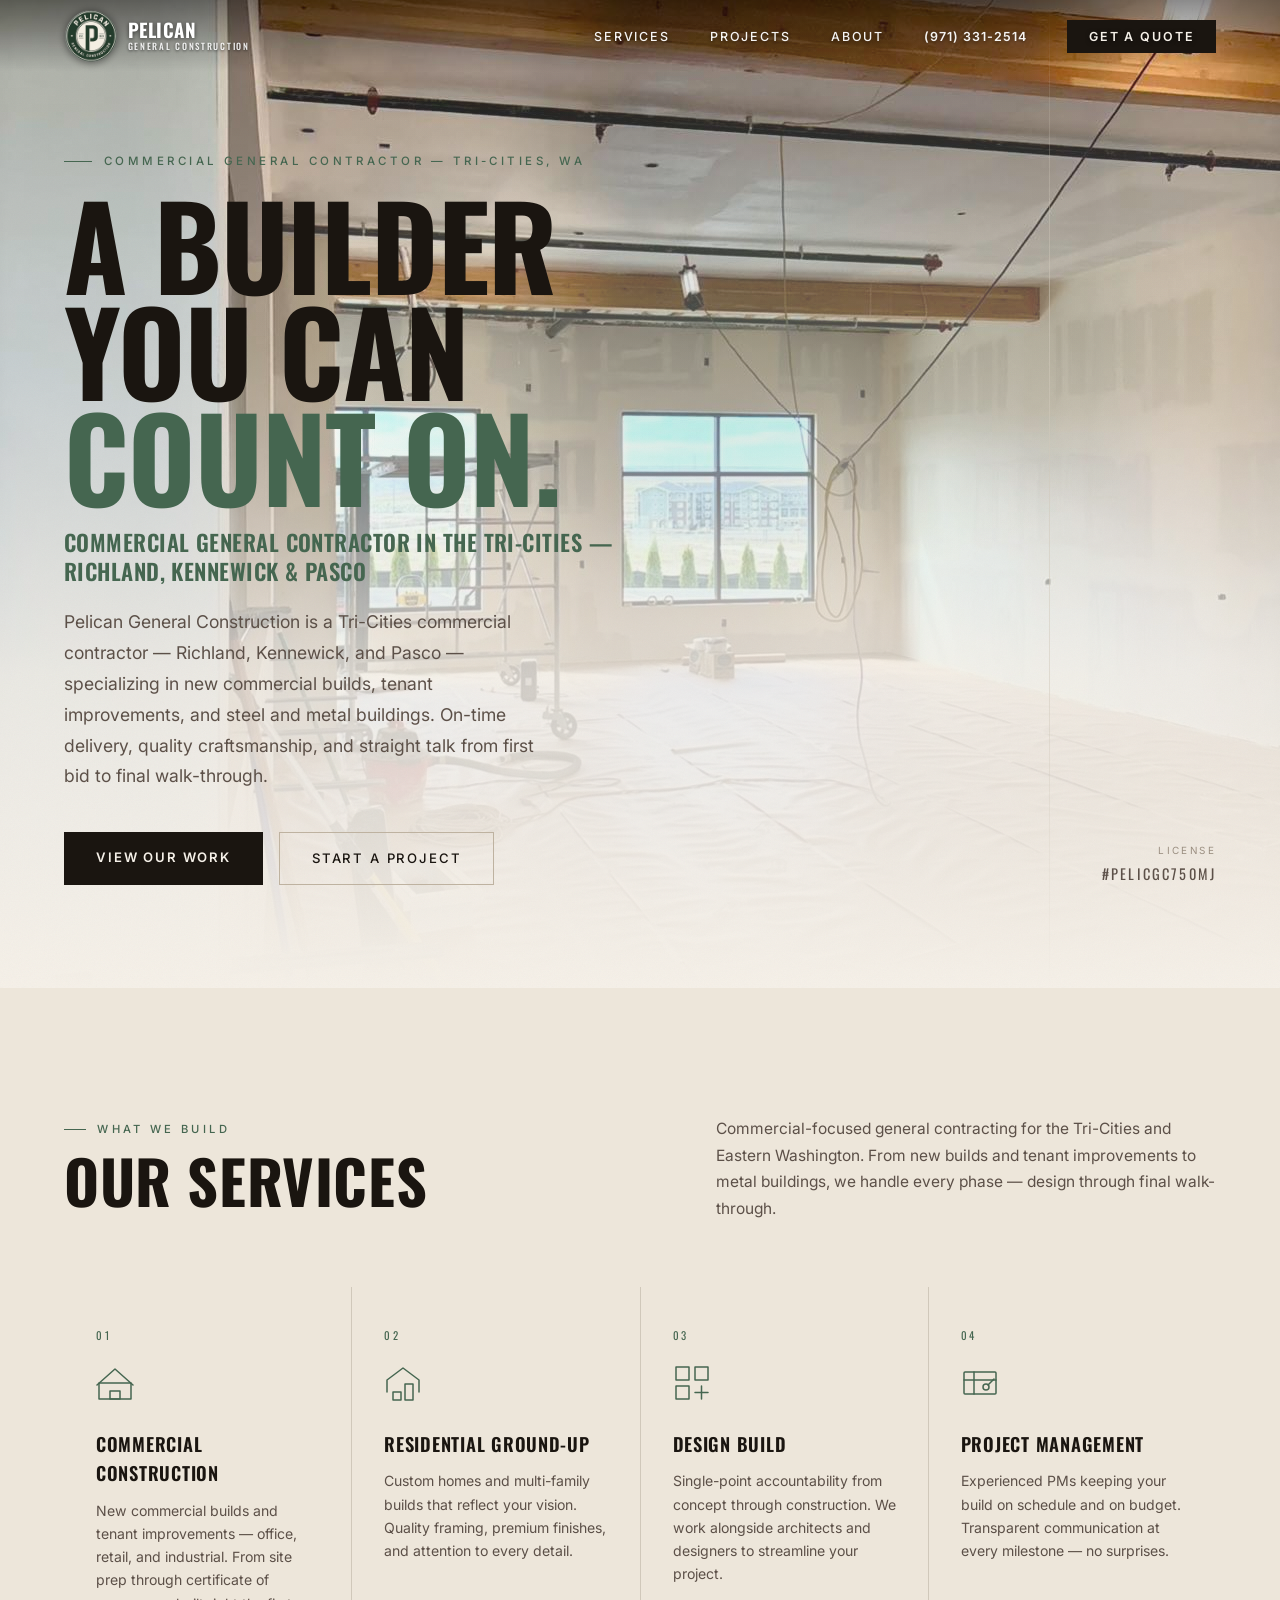
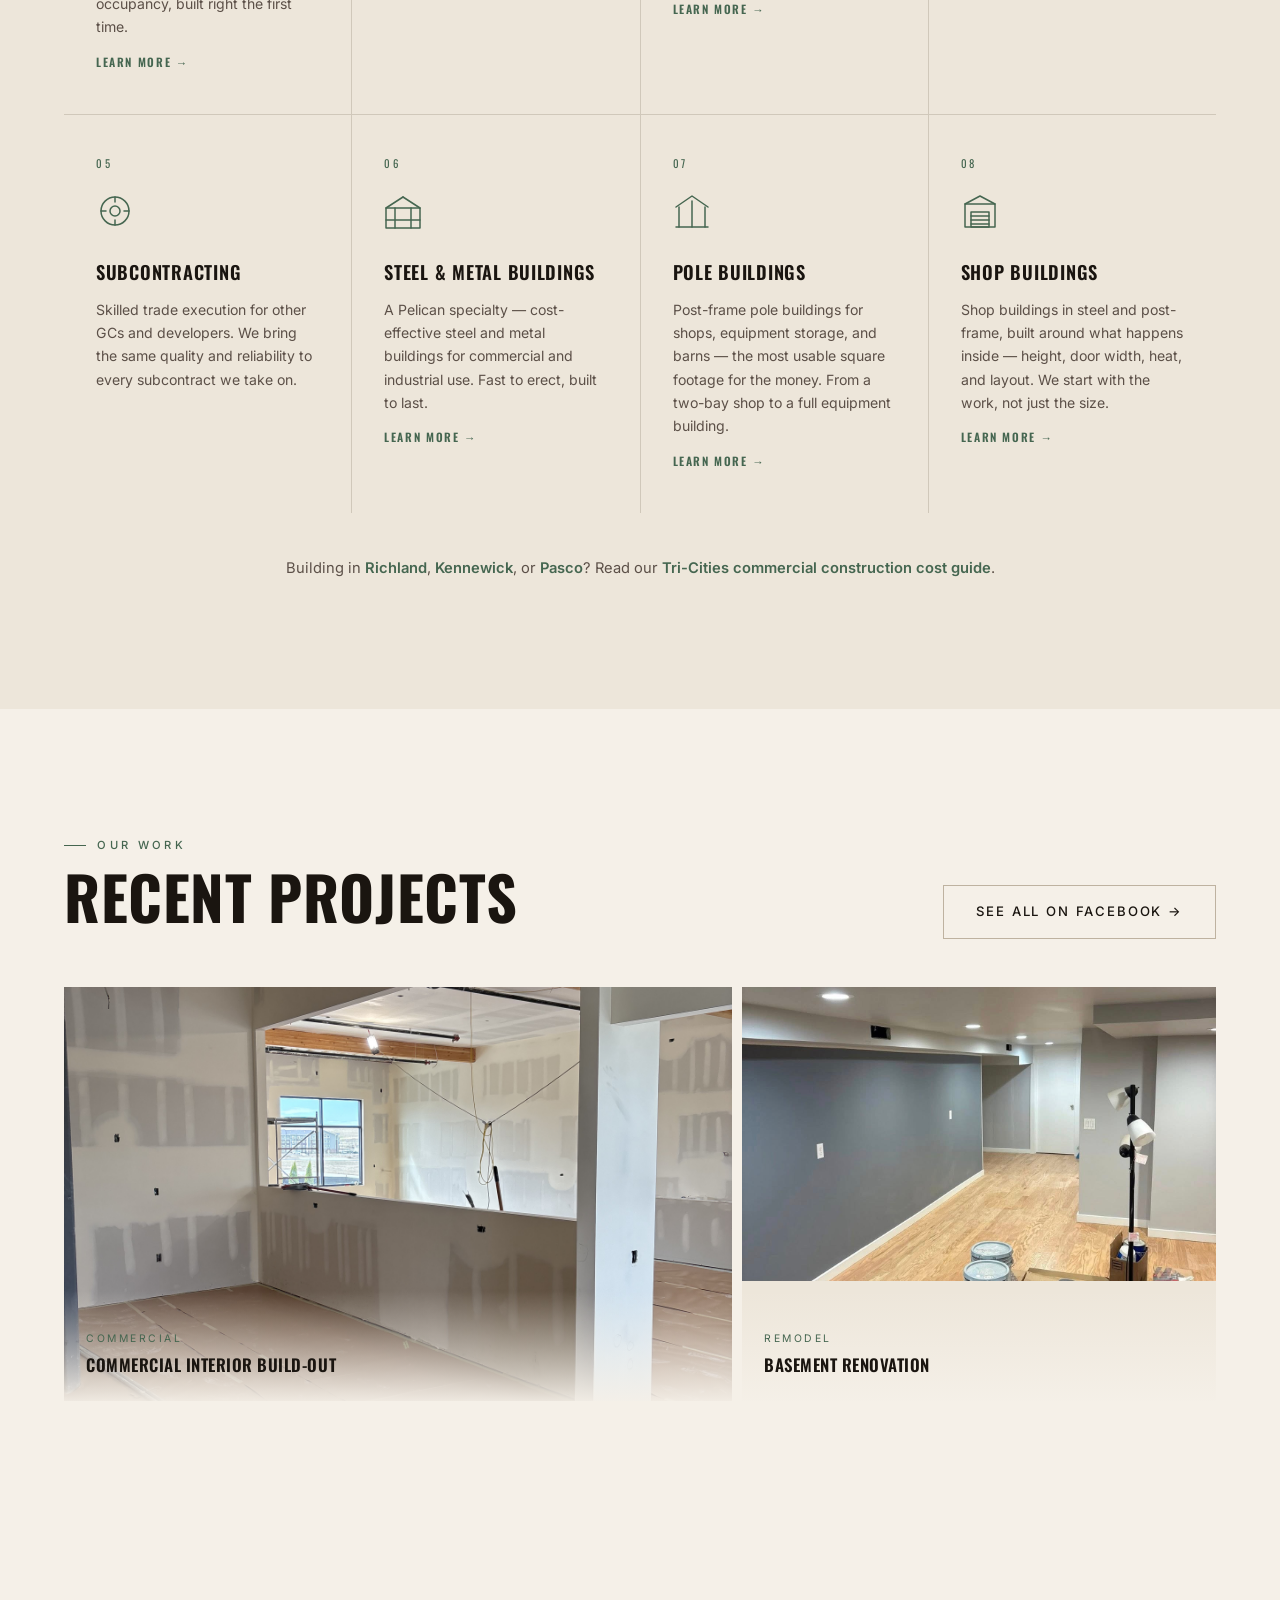
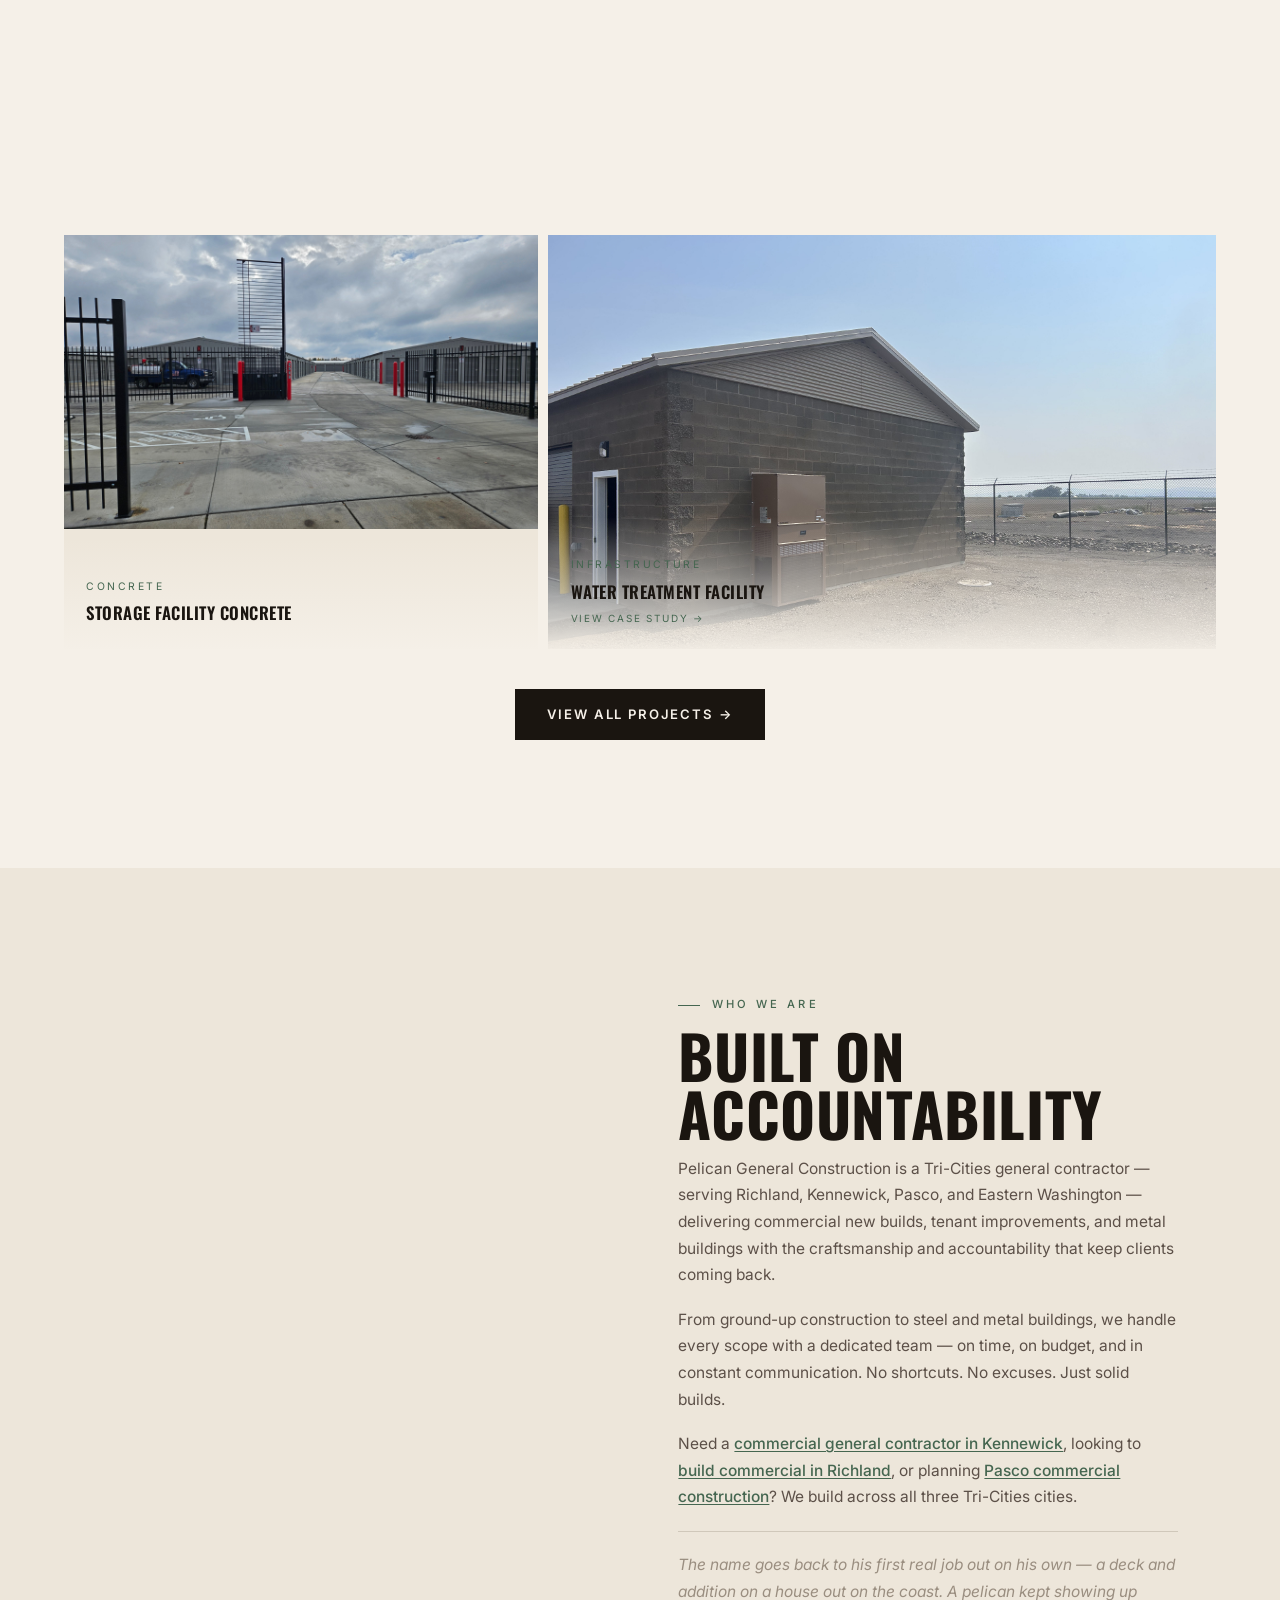
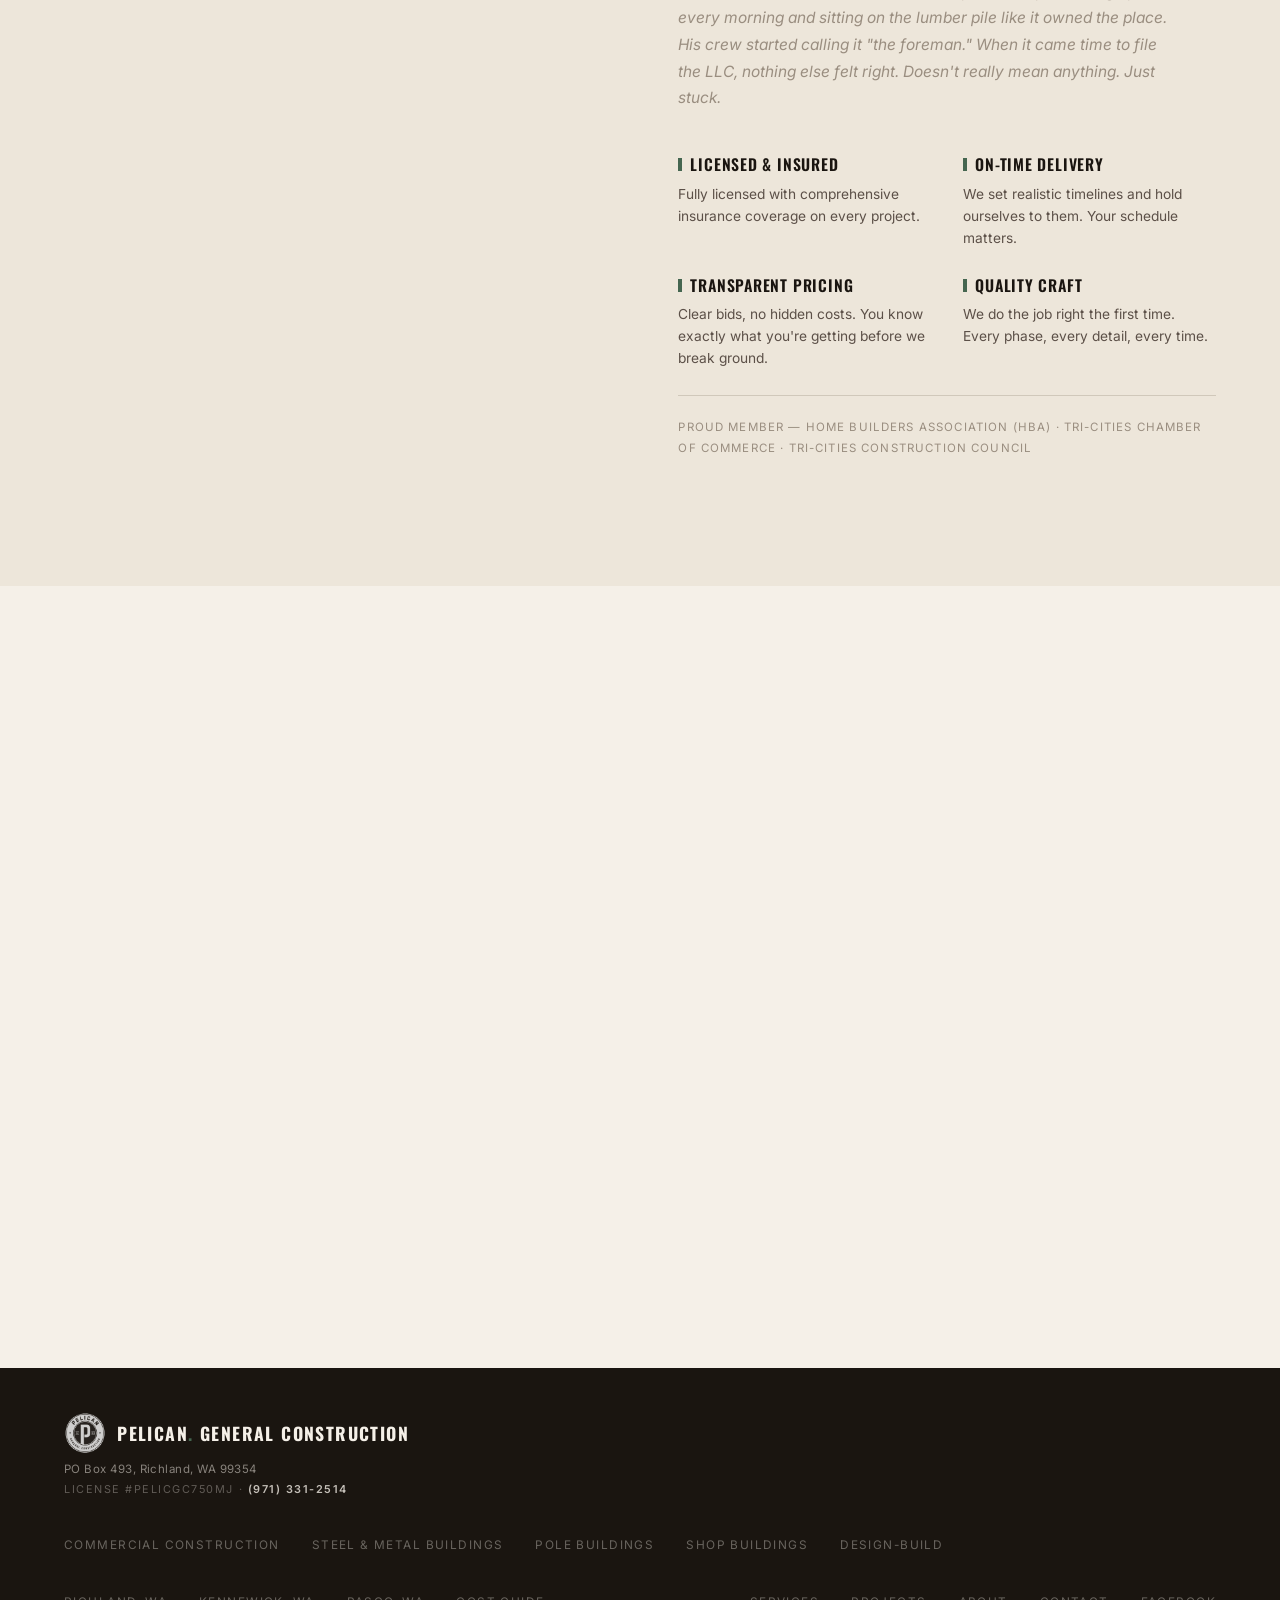
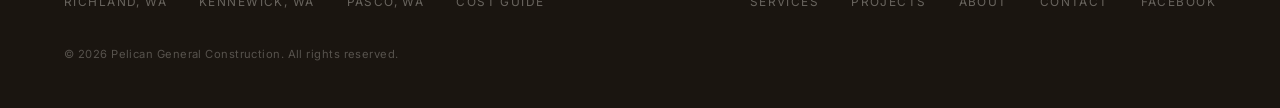
<file: index.html>
<!DOCTYPE html>
<html lang="en">
<head>
<meta charset="UTF-8">
<meta name="viewport" content="width=device-width, initial-scale=1.0">
<title>Pelican General Construction | Commercial General Contractor in the Tri-Cities, WA</title>
<meta name="description" content="Licensed commercial general contractor — Richland, Kennewick &amp; Pasco, WA. Commercial construction, tenant improvements &amp; steel and metal buildings.">
<link rel="canonical" href="https://www.pelicangeneralconstruction.com/">
<meta property="og:type" content="website">
<meta property="og:url" content="https://www.pelicangeneralconstruction.com/">
<meta property="og:title" content="Pelican General Construction | Commercial General Contractor in the Tri-Cities, WA">
<meta property="og:description" content="Licensed general contractor serving the Tri-Cities, WA — Richland, Kennewick, Pasco — plus Spokane and Eastern Washington. Commercial construction, new builds, tenant improvements &amp; steel and metal buildings.">
<meta property="og:image" content="https://www.pelicangeneralconstruction.com/assets/pelican-og.jpg">
<meta property="og:site_name" content="Pelican General Construction">
<meta name="twitter:card" content="summary_large_image">
<meta name="twitter:title" content="Pelican General Construction | Commercial General Contractor in the Tri-Cities, WA">
<meta name="twitter:description" content="Licensed general contractor serving the Tri-Cities, WA and Eastern Washington. Commercial construction, new builds, tenant improvements &amp; steel and metal buildings.">
<meta name="twitter:image" content="https://www.pelicangeneralconstruction.com/assets/pelican-og.jpg">
<!-- Analytics (FOR-81): GA4 live. Google Search Console verified via DNS TXT (Vercel) — no meta tag needed.
     Sub-pages under /services, /tri-cities, /resources fire GA4 via assets/site.js (GA4_ID). -->
<script async src="https://www.googletagmanager.com/gtag/js?id=G-ERBQPGGHDS"></script>
<script>window.dataLayer=window.dataLayer||[];function gtag(){dataLayer.push(arguments);}gtag('js',new Date());gtag('config','G-ERBQPGGHDS');</script>
<script type="application/ld+json">
{
  "@context": "https://schema.org",
  "@type": "GeneralContractor",
  "@id": "https://www.pelicangeneralconstruction.com/#organization",
  "name": "Pelican General Construction",
  "description": "Licensed general contractor serving the Tri-Cities, Washington — Richland, Kennewick, and Pasco — plus Spokane and Eastern Washington. Commercial construction, new builds, tenant improvements, design-build, project management, subcontracting, and pre-engineered metal buildings.",
  "url": "https://www.pelicangeneralconstruction.com",
  "logo": "https://www.pelicangeneralconstruction.com/assets/pelican-badge.png",
  "image": "https://www.pelicangeneralconstruction.com/assets/657882827_122160545870937007_4237952184044133495_n.jpg",
  "telephone": "+19713312514",
  "address": {
    "@type": "PostalAddress",
    "streetAddress": "PO Box 493",
    "addressLocality": "Richland",
    "addressRegion": "WA",
    "postalCode": "99354",
    "addressCountry": "US"
  },
  "areaServed": [
    {"@type": "State", "name": "Washington"},
    {"@type": "City", "name": "Richland"},
    {"@type": "City", "name": "Kennewick"},
    {"@type": "City", "name": "Pasco"},
    {"@type": "City", "name": "Spokane"},
    {"@type": "AdministrativeArea", "name": "Eastern Washington"}
  ],
  "hasCredential": {
    "@type": "EducationalOccupationalCredential",
    "credentialCategory": "contractor license",
    "name": "Contractor License #PELICGC750MJ"
  },
  "hasOfferCatalog": {
    "@type": "OfferCatalog",
    "name": "Construction Services",
    "itemListElement": [
      {"@type": "Offer", "itemOffered": {"@type": "Service", "name": "Commercial Ground-Up Construction"}},
      {"@type": "Offer", "itemOffered": {"@type": "Service", "name": "Tenant Improvements"}},
      {"@type": "Offer", "itemOffered": {"@type": "Service", "name": "Residential Ground-Up Construction"}},
      {"@type": "Offer", "itemOffered": {"@type": "Service", "name": "Design Build"}},
      {"@type": "Offer", "itemOffered": {"@type": "Service", "name": "Project Management"}},
      {"@type": "Offer", "itemOffered": {"@type": "Service", "name": "Subcontracting"}},
      {"@type": "Offer", "itemOffered": {"@type": "Service", "name": "Pre-Engineered Metal Buildings"}}
    ]
  },
  "memberOf": [
    {"@type": "Organization", "name": "Home Builders Association (HBA)"},
    {"@type": "Organization", "name": "Tri-Cities Regional Chamber of Commerce"},
    {"@type": "Organization", "name": "Tri-Cities Construction Council"}
  ],
  "sameAs": ["https://www.facebook.com/profile.php?id=61578110233521"]
}
</script>
<script type="application/ld+json">
{
  "@context": "https://schema.org",
  "@type": "WebSite",
  "@id": "https://www.pelicangeneralconstruction.com/#website",
  "url": "https://www.pelicangeneralconstruction.com/",
  "name": "Pelican General Construction",
  "publisher": {"@id": "https://www.pelicangeneralconstruction.com/#organization"}
}
</script>
<link rel="icon" type="image/x-icon" href="/assets/favicon.ico">
<link rel="icon" type="image/png" sizes="32x32" href="/assets/favicon-32x32.png">
<link rel="icon" type="image/png" sizes="16x16" href="/assets/favicon-16x16.png">
<link rel="apple-touch-icon" sizes="180x180" href="/assets/apple-touch-icon.png">
<link rel="manifest" href="/site.webmanifest">
<link rel="preconnect" href="https://fonts.googleapis.com">
<link rel="preconnect" href="https://fonts.gstatic.com" crossorigin>
<link href="https://fonts.googleapis.com/css2?family=Oswald:wght@400;500;600;700&family=Inter:wght@300;400;500;600&display=swap" rel="stylesheet">
<style>
/* ============================================================
   DESIGN TOKENS — Pelican General Construction (LIGHT)
   Palette: warm cream/linen + amber gold + dark warm type
   Inspired by: aged canvas, natural timber, Carhartt tan
   ============================================================ */
:root {
  --bg-deep:    #F5F0E8;
  --bg-surface: #EDE6DA;
  --bg-raised:  #E4DBCC;
  --accent:     #456650;
  --forest:     #2B4031;  /* brand primary — logo green (design system) */
  --accent-h:   #557760;
  --text-1:     #1A1510;
  --text-2:     #5C5048;
  --text-3:     #9A8E80;
  --border:     #D0C8BA;
  --border-w:   #BEB2A0;
  --nav-h:      72px;
  --pad:        clamp(1.5rem, 5vw, 4rem);
  --sp:         clamp(5rem, 10vw, 9rem);
  --font-d:     'Oswald', sans-serif;
  --font-b:     'Inter', sans-serif;
}

*, *::before, *::after { box-sizing: border-box; margin: 0; padding: 0; }
html { scroll-behavior: smooth; }
body {
  background: var(--bg-deep);
  color: var(--text-1);
  font-family: var(--font-b);
  font-size: 16px;
  line-height: 1.6;
  -webkit-font-smoothing: antialiased;
}
img { max-width: 100%; display: block; }
a { color: inherit; text-decoration: none; }
:focus-visible { outline: 2px solid var(--accent); outline-offset: 3px; }

/* ============ NAV ============ */
nav {
  position: fixed; top: 0; left: 0; right: 0; z-index: 100;
  height: var(--nav-h);
  display: flex; align-items: center; justify-content: space-between;
  padding: 0 var(--pad);
  transition: background .3s, border-color .3s, box-shadow .3s;
  border-bottom: 1px solid transparent;
}
/* Dark gradient scrim behind nav — makes text readable over any hero photo */
nav::before {
  content: '';
  position: absolute; inset: 0;
  background: linear-gradient(to bottom, rgba(0,0,0,.45) 0%, transparent 100%);
  z-index: -1;
  pointer-events: none;
  transition: opacity .3s;
}
nav.scrolled {
  background: rgba(245,240,232,.96);
  backdrop-filter: blur(16px);
  -webkit-backdrop-filter: blur(16px);
  border-color: var(--border);
  box-shadow: 0 1px 0 var(--border);
}
nav.scrolled::before { opacity: 0; }
.nav-logo { display: flex; align-items: center; gap: .6rem; }
.nav-badge { height: 54px; width: auto; display: block; filter: drop-shadow(0 1px 4px rgba(0,0,0,.55)); transition: filter .3s; }
nav.scrolled .nav-badge { filter: none; }
.nav-wordmark { display: flex; flex-direction: column; line-height: 1; }
.nav-wm-1 {
  font-family: var(--font-d); font-weight: 700; text-transform: uppercase;
  font-size: 1.18rem; letter-spacing: .03em; color: #fff;
  text-shadow: 0 1px 4px rgba(0,0,0,.6); transition: color .25s, text-shadow .25s;
}
.nav-wm-2 {
  font-family: var(--font-d); font-weight: 500; text-transform: uppercase;
  font-size: .56rem; letter-spacing: .19em; margin-top: 3px;
  color: rgba(255,255,255,.9); text-shadow: 0 1px 3px rgba(0,0,0,.6);
  transition: color .25s, text-shadow .25s;
}
nav.scrolled .nav-wm-1 { color: var(--text-1); text-shadow: none; }
nav.scrolled .nav-wm-2 { color: var(--text-2); text-shadow: none; }
.nav-links { display: flex; align-items: center; gap: 2.5rem; list-style: none; }
.nav-links a {
  font-size: .78rem; font-weight: 500;
  letter-spacing: .15em; text-transform: uppercase;
  color: rgba(255,255,255,.95);
  text-shadow: 0 1px 4px rgba(0,0,0,.6);
  transition: color .2s, text-shadow .2s;
}
.nav-links a:hover { color: #fff; text-shadow: 0 1px 6px rgba(0,0,0,.7); }
nav.scrolled .nav-links a { color: var(--text-2); text-shadow: none; }
nav.scrolled .nav-links a:hover { color: var(--text-1); }
.btn-quote {
  background: var(--text-1) !important;
  color: var(--bg-deep) !important;
  padding: .55rem 1.35rem !important;
  font-weight: 600 !important;
  transition: background .2s, color .2s !important;
}
.btn-quote:hover { background: var(--accent) !important; color: #fff !important; }
.nav-burger {
  display: none; flex-direction: column; gap: 5px;
  cursor: pointer; padding: 6px; background: none; border: none;
}
.nav-burger span { display: block; width: 24px; height: 1.5px; background: var(--text-1); }
/* Click-to-call (FOR-138) */
.nav-links a.nav-phone { font-weight: 600; letter-spacing: .08em; }
.nav-phone-m { display: none; font-size: .8rem; font-weight: 600; letter-spacing: .06em; color: rgba(255,255,255,.95); text-shadow: 0 1px 4px rgba(0,0,0,.6); white-space: nowrap; }
nav.scrolled .nav-phone-m { color: var(--text-1); text-shadow: none; }
.form-call { font-size: .9rem; color: var(--text-2); margin-bottom: .4rem; }
.form-call a { color: var(--accent); font-weight: 600; transition: color .2s; }
.form-call a:hover { color: var(--accent-h); }
.f-phone { color: rgba(245,240,232,.78); font-weight: 600; transition: color .2s; }
.f-phone:hover { color: var(--accent); }

/* ============ HERO ============ */
.hero {
  position: relative; min-height: 100vh;
  display: flex; align-items: flex-end;
  padding: calc(var(--nav-h) + 5rem) var(--pad) clamp(4rem, 8vw, 7rem);
  overflow: hidden;
}
.hero-bg {
  position: absolute; inset: 0;
  background:
    linear-gradient(to bottom,
      rgba(245,240,232,.06) 0%,
      rgba(245,240,232,.32) 35%,
      rgba(245,240,232,.84) 68%,
      #F5F0E8 100%
    ),
    url('assets/657882827_122160545870937007_4237952184044133495_n.jpg') center/cover no-repeat;
}
/* Subtle warm grain — aged canvas/construction paper texture */
.hero-bg::after {
  content: '';
  position: absolute; inset: 0;
  background-image: url("data:image/svg+xml,%3Csvg xmlns='http://www.w3.org/2000/svg' width='260' height='260'%3E%3Cfilter id='n'%3E%3CfeTurbulence type='fractalNoise' baseFrequency='.88' numOctaves='4' stitchTiles='stitch'/%3E%3C/filter%3E%3Crect width='100%25' height='100%25' filter='url(%23n)' opacity='.06'/%3E%3C/svg%3E");
  opacity: .6; mix-blend-mode: multiply; pointer-events: none;
}
/* Warm honey glow — golden hour on timber frame */
.hero-glow {
  position: absolute; inset: 0;
  background: radial-gradient(ellipse 60% 45% at 58% 30%, rgba(70,102,80,.15) 0%, transparent 65%);
  pointer-events: none;
}
/* Vertical structural line — suggests timber column or steel section */
.hero-line {
  position: absolute;
  top: 0; right: 18%; bottom: 0;
  width: 1px;
  background: linear-gradient(to bottom, transparent 0%, var(--border) 30%, var(--border) 70%, transparent 100%);
  opacity: .5; pointer-events: none;
}
.hero-content { position: relative; max-width: 900px; }
.hero-eye {
  font-size: .72rem; font-weight: 500;
  letter-spacing: .3em; text-transform: uppercase;
  color: var(--accent); margin-bottom: 1.25rem;
  display: flex; align-items: center; gap: .75rem;
}
.hero-eye::before {
  content: ''; display: inline-block;
  width: 28px; height: 1px; background: var(--accent);
}
.hero-h {
  font-family: var(--font-d); font-weight: 700;
  font-size: clamp(3.5rem, 9vw, 7.75rem);
  line-height: .92; letter-spacing: -.01em; text-transform: uppercase;
  color: var(--text-1); margin-bottom: 1.5rem;
}
.hero-h em { font-style: normal; color: var(--accent); }
.hero-sub {
  font-size: clamp(.95rem, 1.8vw, 1.1rem);
  color: var(--text-2); max-width: 490px;
  margin-bottom: 2.5rem; line-height: 1.75;
}
.hero-h2 {
  font-family: var(--font-d); font-weight: 600;
  font-size: clamp(1.05rem, 2.1vw, 1.4rem);
  letter-spacing: .02em; text-transform: uppercase;
  color: var(--accent); line-height: 1.3;
  max-width: 640px; margin: -.35rem 0 1.4rem;
}
.inline { color: var(--accent); text-decoration: underline; text-underline-offset: 2px; font-weight: 500; transition: color .2s; }
.inline:hover { color: var(--accent-h); }
.hero-acts { display: flex; gap: 1rem; flex-wrap: wrap; }

/* Buttons */
.btn-p {
  display: inline-block;
  background: var(--text-1); color: var(--bg-deep);
  font-family: var(--font-b); font-weight: 600;
  font-size: .82rem; letter-spacing: .14em; text-transform: uppercase;
  padding: .95rem 2rem;
  transition: background .2s, transform .15s;
  border: none; cursor: pointer;
}
.btn-p:hover { background: var(--accent); color: #fff; transform: translateY(-1px); }
.btn-s {
  display: inline-block;
  border: 1px solid var(--border-w); color: var(--text-1);
  font-family: var(--font-b); font-weight: 500;
  font-size: .82rem; letter-spacing: .14em; text-transform: uppercase;
  padding: .95rem 2rem;
  transition: border-color .2s, color .2s;
}
.btn-s:hover { border-color: var(--accent); color: var(--accent); }

.hero-lic { position: absolute; bottom: clamp(4rem, 8vw, 7rem); right: var(--pad); text-align: right; }
.hero-lic-lbl { font-size: .62rem; letter-spacing: .24em; text-transform: uppercase; color: var(--text-3); margin-bottom: .2rem; }
.hero-lic-val { font-family: var(--font-d); font-size: .9rem; letter-spacing: .15em; color: var(--text-2); }

/* ============ SECTION BASE ============ */
section { padding: var(--sp) var(--pad); }
.eye {
  font-size: .7rem; font-weight: 500;
  letter-spacing: .3em; text-transform: uppercase;
  color: var(--accent); margin-bottom: .75rem;
  display: flex; align-items: center; gap: .7rem;
}
.eye::before { content: ''; display: inline-block; width: 22px; height: 1px; background: var(--accent); }
.sec-title {
  font-family: var(--font-d); font-weight: 700;
  font-size: clamp(2.2rem, 5vw, 3.75rem);
  line-height: .96; letter-spacing: .01em; text-transform: uppercase;
  color: var(--text-1); margin-bottom: .9rem;
}
.sec-desc { font-size: .97rem; color: var(--text-2); max-width: 500px; line-height: 1.72; }

/* ============ SERVICES ============ */
.services { background: var(--bg-surface); }
.svc-hdr { display: flex; justify-content: space-between; align-items: flex-end; gap: 2rem; margin-bottom: 4rem; flex-wrap: wrap; }
.svc-grid {
  display: grid;
  grid-template-columns: repeat(auto-fit, minmax(270px, 1fr));
  gap: 1px; background: var(--border);
}
.svc-card { background: var(--bg-surface); padding: 2.5rem 2rem; transition: background .25s; }
.svc-card:hover { background: var(--bg-deep); }
.svc-num { font-family: var(--font-d); font-size: .68rem; letter-spacing: .24em; color: var(--accent); margin-bottom: 1.25rem; }
.svc-icon { width: 38px; height: 38px; margin-bottom: 1.2rem; }
.svc-icon path, .svc-icon rect, .svc-icon line,
.svc-icon polyline, .svc-icon circle {
  stroke: var(--accent); fill: none;
  stroke-width: 1.5; stroke-linecap: round; stroke-linejoin: round;
}
.svc-name { font-family: var(--font-d); font-weight: 600; font-size: 1.15rem; letter-spacing: .04em; text-transform: uppercase; color: var(--text-1); margin-bottom: .7rem; }
.svc-desc { font-size: .88rem; color: var(--text-2); line-height: 1.65; }

/* ============ PROJECTS ============ */
.proj-hdr { display: flex; justify-content: space-between; align-items: flex-end; gap: 2rem; margin-bottom: 3rem; flex-wrap: wrap; }
.proj-grid { display: grid; grid-template-columns: repeat(12, 1fr); gap: .625rem; }
.proj-card { position: relative; overflow: hidden; background: var(--bg-surface); cursor: pointer; }
.proj-card:nth-child(1) { grid-column: span 7; }
.proj-card:nth-child(2) { grid-column: span 5; }
.proj-card:nth-child(3) { grid-column: span 5; }
.proj-card:nth-child(4) { grid-column: span 7; }
.proj-card:nth-child(5) { grid-column: span 5; }
.proj-card:nth-child(6) { grid-column: span 7; }
.proj-ph { width: 100%; padding-bottom: 62%; position: relative; transition: filter .32s; }
/* Cover link — invisible overlay makes full card clickable for case study */
.proj-cover-link { position: absolute; inset: 0; z-index: 5; }
.proj-ph-bg {
  position: absolute; inset: 0;
  background: linear-gradient(135deg, #DDD5C4 0%, #D4CAB8 55%, #DDD5C4 100%);
}
.proj-ph-lbl {
  position: absolute; inset: 0;
  display: flex; flex-direction: column; align-items: center; justify-content: center;
  gap: .5rem; opacity: .4; z-index: 1; pointer-events: none;
}
.proj-ph-lbl svg { width: 26px; height: 26px; stroke: var(--text-2); fill: none; stroke-width: 1.5; }
.proj-ph-lbl span { font-size: .6rem; letter-spacing: .22em; text-transform: uppercase; color: var(--text-2); }
.proj-card:hover .proj-ph { filter: brightness(.9) saturate(1.1); }
.proj-meta {
  position: absolute; bottom: 0; left: 0; right: 0;
  padding: 2.5rem 1.4rem 1.35rem;
  background: linear-gradient(to top, rgba(245,240,232,.95) 0%, transparent 100%);
}
.proj-type { font-size: .65rem; letter-spacing: .24em; text-transform: uppercase; color: var(--accent); margin-bottom: .3rem; }
.proj-name { font-family: var(--font-d); font-weight: 600; font-size: 1.05rem; letter-spacing: .03em; text-transform: uppercase; color: var(--text-1); }
.proj-ol {
  position: absolute; inset: 0;
  background: rgba(70,102,80,.06);
  opacity: 0; transition: opacity .3s;
  border: 1px solid rgba(70,102,80,.28);
}
.proj-card:hover .proj-ol { opacity: 1; }

/* ============ ABOUT ============ */
.about { background: var(--bg-surface); }
.about-in { display: grid; grid-template-columns: 1fr 1fr; gap: clamp(3rem, 6vw, 6rem); align-items: center; }
.about-vis { position: relative; }
.about-ph-main { width: 100%; padding-bottom: 120%; background: var(--bg-raised); position: relative; overflow: hidden; }
.about-ph-main-bg { position: absolute; inset: 0; background: linear-gradient(140deg, #DDD5C4 0%, #CEC4B0 55%, #D8D0C0 100%); }
.about-ph-acc {
  position: absolute; bottom: -1.25rem; right: -1.25rem;
  width: 52%; padding-bottom: 52%;
  background: var(--bg-deep); border: 4px solid var(--bg-surface); overflow: hidden;
}
.about-ph-acc-bg { position: absolute; inset: 0; background: linear-gradient(135deg, #E0D8C8 0%, #D4CAB8 100%); }
.about-lic {
  position: absolute; top: 1.5rem; right: -1.25rem;
  background: var(--accent); color: #fff;
  padding: .7rem 1.2rem; z-index: 2; line-height: 1.2;
}
.about-lic-lbl { font-size: .58rem; letter-spacing: .24em; text-transform: uppercase; font-weight: 600; display: block; margin-bottom: .18rem; }
.about-lic-val { font-family: var(--font-d); font-size: .88rem; letter-spacing: .1em; font-weight: 700; }
.about-vals { display: grid; grid-template-columns: 1fr 1fr; gap: 1.5rem 2rem; margin-top: 2.5rem; }
.val-title {
  font-family: var(--font-d); font-size: .98rem; font-weight: 600;
  letter-spacing: .05em; text-transform: uppercase;
  color: var(--text-1); margin-bottom: .35rem;
  display: flex; align-items: center; gap: .5rem;
}
.val-title::before { content: ''; width: 4px; height: 13px; background: var(--accent); display: inline-block; flex-shrink: 0; }
.val-desc { font-size: .86rem; color: var(--text-2); line-height: 1.6; }

/* ============ CONTACT ============ */
.contact-in { display: grid; grid-template-columns: 1fr 1.3fr; gap: clamp(3rem, 6vw, 6rem); align-items: start; }
.contact-tag { font-family: var(--font-d); font-weight: 700; font-size: clamp(1.8rem, 4vw, 2.9rem); line-height: 1.06; text-transform: uppercase; color: var(--text-1); margin-top: 1rem; margin-bottom: 1.4rem; }
.contact-tag span { color: var(--accent); }
.contact-desc { font-size: .92rem; color: var(--text-2); line-height: 1.72; margin-bottom: 2.25rem; }
.contact-dets { display: flex; flex-direction: column; gap: .85rem; }
.contact-det { display: flex; align-items: center; gap: .7rem; font-size: .86rem; color: var(--text-2); }
.contact-det svg { width: 15px; height: 15px; flex-shrink: 0; stroke: var(--accent); fill: none; stroke-width: 1.5; stroke-linecap: round; stroke-linejoin: round; }
.cform { display: flex; flex-direction: column; gap: 1.2rem; }
.frow { display: grid; grid-template-columns: 1fr 1fr; gap: 1.2rem; }
.fg { display: flex; flex-direction: column; gap: .45rem; }
.fg label { font-size: .7rem; font-weight: 500; letter-spacing: .22em; text-transform: uppercase; color: var(--text-2); }
.fg input, .fg textarea, .fg select {
  background: var(--bg-deep);
  border: 1px solid var(--border);
  color: var(--text-1);
  font-family: var(--font-b); font-size: .92rem;
  padding: .82rem 1rem;
  outline: none; transition: border-color .2s;
  width: 100%; -webkit-appearance: none; border-radius: 0;
}
.fg input:focus, .fg textarea:focus, .fg select:focus { border-color: var(--accent); }
.fg textarea { resize: vertical; min-height: 115px; }
.fg select {
  background-image: url("data:image/svg+xml,%3Csvg xmlns='http://www.w3.org/2000/svg' width='12' height='8' viewBox='0 0 12 8'%3E%3Cpath d='M1 1l5 5 5-5' stroke='%235C5048' stroke-width='1.5' fill='none' stroke-linecap='round'/%3E%3C/svg%3E");
  background-repeat: no-repeat; background-position: right 1rem center; padding-right: 2.5rem;
}

/* ============ FOOTER ============ */
footer { background: var(--text-1); padding: 2.75rem var(--pad); }
.footer-in { display: flex; justify-content: space-between; align-items: center; gap: 2rem; flex-wrap: wrap; }
.f-logo { display: flex; align-items: center; gap: .7rem; }
.f-badge { height: 42px; width: auto; display: block; }
.f-logo-txt { font-family: var(--font-d); font-weight: 700; font-size: 1.1rem; letter-spacing: .08em; text-transform: uppercase; color: var(--bg-deep); }
.f-logo-txt span { color: var(--accent); }
.f-addr { font-size: .72rem; letter-spacing: .04em; color: rgba(245,240,232,.5); margin-top: .35rem; }
.f-lic { font-size: .68rem; letter-spacing: .14em; text-transform: uppercase; color: rgba(245,240,232,.32); margin-top: .2rem; }
.f-links { display: flex; gap: 2rem; list-style: none; flex-wrap: wrap; }
.f-links a { font-size: .74rem; letter-spacing: .12em; text-transform: uppercase; color: rgba(245,240,232,.36); transition: color .2s; }
.f-links a:hover { color: var(--accent); }
.f-copy { font-size: .7rem; color: rgba(245,240,232,.28); letter-spacing: .04em; }

/* ============ REVEAL ============ */
.rv { opacity: 0; transform: translateY(20px); transition: opacity .6s ease, transform .6s ease; }
.rv.vis { opacity: 1; transform: none; }

/* ============ RESPONSIVE ============ */
@media (max-width: 1024px) { .about-lic { right: 0; } }
@media (max-width: 768px) {
  .nav-links { display: none; }
  .nav-burger { display: flex; }
  .nav-phone-m { display: inline-block; }
  .proj-grid { grid-template-columns: 1fr 1fr; }
  .proj-card:nth-child(n) { grid-column: span 1; }
  .about-in { grid-template-columns: 1fr; }
  .about-ph-acc { display: none; }
  .about-lic { right: 1rem; }
  .contact-in { grid-template-columns: 1fr; }
  .frow { grid-template-columns: 1fr; }
  .footer-in { flex-direction: column; align-items: flex-start; }
  .hero-line { display: none; }
}
@media (max-width: 480px) {
  .nav-phone-m { font-size: .72rem; }
  .proj-grid { grid-template-columns: 1fr; }
  .proj-card:nth-child(n) { grid-column: span 1; }
  .about-vals { grid-template-columns: 1fr; }
  .nav-wm-1 { font-size: 1.02rem; }
  .nav-wm-2 { font-size: .5rem; letter-spacing: .15em; }
  .nav-badge { height: 46px; }
}
@media (max-width: 340px) {
  .nav-wm-2 { display: none; }
}
@media (prefers-reduced-motion: reduce) {
  .rv { transition: none; opacity: 1; transform: none; }
  html { scroll-behavior: auto; }
}
</style>
</head>
<body>

<!-- NAV -->
<nav id="nav" aria-label="Main navigation">
  <a href="#top" class="nav-logo" aria-label="Pelican General Construction home">
    <img src="/assets/pelican-badge.png" alt="Pelican General Construction" class="nav-badge" width="54" height="54">
    <span class="nav-wordmark"><span class="nav-wm-1">Pelican</span><span class="nav-wm-2">General Construction</span></span>
  </a>
  <ul class="nav-links" id="nav-links" role="list">
    <li><a href="#services">Services</a></li>
    <li><a href="/projects">Projects</a></li>
    <li><a href="#about">About</a></li>
    <li><a href="tel:9713312514" class="nav-phone">(971) 331-2514</a></li>
    <li><a href="#contact" class="btn-quote">Get a Quote</a></li>
  </ul>
  <a href="tel:9713312514" class="nav-phone-m">(971) 331-2514</a>
  <button class="nav-burger" id="burger" aria-label="Toggle navigation menu" aria-expanded="false">
    <span></span><span></span><span></span>
  </button>
</nav>

<!-- HERO -->
<section class="hero" id="top" aria-label="Hero — Pelican General Construction">
  <div class="hero-bg" aria-hidden="true"></div>
  <div class="hero-glow" aria-hidden="true"></div>
  <div class="hero-line" aria-hidden="true"></div>
  <!-- PHOTO SLOT: set background-image on .hero-bg in your final CSS -->
  <div class="hero-content">
    <p class="hero-eye">Commercial General Contractor &mdash; Tri-Cities, WA</p>
    <p class="hero-h" data-pretext>
      A Builder<br>You Can<br><em>Count On.</em>
    </p>
    <h1 class="hero-h2">Commercial General Contractor in the Tri-Cities &mdash; Richland, Kennewick &amp; Pasco</h1>
    <p class="hero-sub">
      Pelican General Construction is a Tri-Cities commercial contractor &mdash; Richland, Kennewick, and Pasco &mdash; specializing in new commercial builds, tenant improvements, and steel and metal buildings. On-time delivery, quality craftsmanship, and straight talk from first bid to final walk-through.
    </p>
    <div class="hero-acts">
      <a href="#projects" class="btn-p">View Our Work</a>
      <a href="#contact" class="btn-s">Start a Project</a>
    </div>
  </div>
  <div class="hero-lic" aria-label="Contractor license">
    <p class="hero-lic-lbl">License</p>
    <p class="hero-lic-val">#PELICGC750MJ</p>
  </div>
</section>

<!-- SERVICES -->
<section class="services" id="services" aria-label="Our services">
  <div class="svc-hdr">
    <div>
      <p class="eye">What We Build</p>
      <h2 class="sec-title">Our Services</h2>
    </div>
    <p class="sec-desc rv">Commercial-focused general contracting for the Tri-Cities and Eastern Washington. From new builds and tenant improvements to metal buildings, we handle every phase &mdash; design through final walk-through.</p>
  </div>
  <div class="svc-grid">
    <article class="svc-card rv">
      <p class="svc-num">01</p>
      <svg class="svc-icon" viewBox="0 0 38 38" aria-hidden="true"><rect x="3" y="19" width="32" height="16"/><polyline points="1,21 19,5 37,21"/><rect x="14" y="27" width="10" height="8"/></svg>
      <h3 class="svc-name">Commercial Construction</h3>
      <p class="svc-desc">New commercial builds and tenant improvements &mdash; office, retail, and industrial. From site prep through certificate of occupancy, built right the first time.</p>
      <a href="/services/commercial-construction" style="display:inline-block;margin-top:.9rem;font-family:var(--font-d);font-weight:600;font-size:.72rem;letter-spacing:.14em;text-transform:uppercase;color:var(--accent);">Learn More &rarr;</a>
    </article>
    <article class="svc-card rv">
      <p class="svc-num">02</p>
      <svg class="svc-icon" viewBox="0 0 38 38" aria-hidden="true"><polyline points="3,28 3,16 19,4 35,16 35,28"/><rect x="9" y="28" width="8" height="8"/><rect x="21" y="20" width="8" height="16"/></svg>
      <h3 class="svc-name">Residential Ground-Up</h3>
      <p class="svc-desc">Custom homes and multi-family builds that reflect your vision. Quality framing, premium finishes, and attention to every detail.</p>
    </article>
    <article class="svc-card rv">
      <p class="svc-num">03</p>
      <svg class="svc-icon" viewBox="0 0 38 38" aria-hidden="true"><rect x="3" y="3" width="13" height="13"/><rect x="22" y="3" width="13" height="13"/><rect x="3" y="22" width="13" height="13"/><line x1="22" y1="28.5" x2="35" y2="28.5"/><line x1="28.5" y1="22" x2="28.5" y2="35"/></svg>
      <h3 class="svc-name">Design Build</h3>
      <p class="svc-desc">Single-point accountability from concept through construction. We work alongside architects and designers to streamline your project.</p>
      <a href="/services/design-build" style="display:inline-block;margin-top:.9rem;font-family:var(--font-d);font-weight:600;font-size:.72rem;letter-spacing:.14em;text-transform:uppercase;color:var(--accent);">Learn More &rarr;</a>
    </article>
    <article class="svc-card rv">
      <p class="svc-num">04</p>
      <svg class="svc-icon" viewBox="0 0 38 38" aria-hidden="true"><rect x="3" y="8" width="32" height="22" rx="1"/><line x1="3" y1="16" x2="35" y2="16"/><line x1="13" y1="8" x2="13" y2="30"/><circle cx="25" cy="23" r="3"/><line x1="27" y1="21" x2="33" y2="15"/></svg>
      <h3 class="svc-name">Project Management</h3>
      <p class="svc-desc">Experienced PMs keeping your build on schedule and on budget. Transparent communication at every milestone &mdash; no surprises.</p>
    </article>
    <article class="svc-card rv">
      <p class="svc-num">05</p>
      <svg class="svc-icon" viewBox="0 0 38 38" aria-hidden="true"><circle cx="19" cy="19" r="14"/><circle cx="19" cy="19" r="5"/><line x1="19" y1="5" x2="19" y2="10"/><line x1="19" y1="28" x2="19" y2="33"/><line x1="5" y1="19" x2="10" y2="19"/><line x1="28" y1="19" x2="33" y2="19"/></svg>
      <h3 class="svc-name">Subcontracting</h3>
      <p class="svc-desc">Skilled trade execution for other GCs and developers. We bring the same quality and reliability to every subcontract we take on.</p>
    </article>
    <article class="svc-card rv">
      <p class="svc-num">06</p>
      <svg class="svc-icon" viewBox="0 0 38 38" aria-hidden="true"><rect x="2" y="16" width="34" height="20"/><line x1="2" y1="16" x2="19" y2="5"/><line x1="36" y1="16" x2="19" y2="5"/><line x1="11" y1="16" x2="11" y2="36"/><line x1="27" y1="16" x2="27" y2="36"/><line x1="2" y1="28" x2="36" y2="28"/></svg>
      <h3 class="svc-name">Steel &amp; Metal Buildings</h3>
      <p class="svc-desc">A Pelican specialty &mdash; cost-effective steel and metal buildings for commercial and industrial use. Fast to erect, built to last.</p>
      <a href="/services/metal-buildings" style="display:inline-block;margin-top:.9rem;font-family:var(--font-d);font-weight:600;font-size:.72rem;letter-spacing:.14em;text-transform:uppercase;color:var(--accent);">Learn More &rarr;</a>
    </article>
    <article class="svc-card rv">
      <p class="svc-num">07</p>
      <svg class="svc-icon" viewBox="0 0 38 38" aria-hidden="true"><polyline points="3,15 19,4 35,15"/><line x1="6" y1="15" x2="6" y2="35"/><line x1="32" y1="15" x2="32" y2="35"/><line x1="19" y1="9" x2="19" y2="35"/><line x1="3" y1="35" x2="35" y2="35"/></svg>
      <h3 class="svc-name">Pole Buildings</h3>
      <p class="svc-desc">Post-frame pole buildings for shops, equipment storage, and barns &mdash; the most usable square footage for the money. From a two-bay shop to a full equipment building.</p>
      <a href="/services/pole-buildings" style="display:inline-block;margin-top:.9rem;font-family:var(--font-d);font-weight:600;font-size:.72rem;letter-spacing:.14em;text-transform:uppercase;color:var(--accent);">Learn More &rarr;</a>
    </article>
    <article class="svc-card rv">
      <p class="svc-num">08</p>
      <svg class="svc-icon" viewBox="0 0 38 38" aria-hidden="true"><rect x="4" y="12" width="30" height="23"/><polyline points="4,12 19,4 34,12"/><rect x="10" y="20" width="18" height="15"/><line x1="10" y1="24" x2="28" y2="24"/><line x1="10" y1="28" x2="28" y2="28"/><line x1="10" y1="32" x2="28" y2="32"/></svg>
      <h3 class="svc-name">Shop Buildings</h3>
      <p class="svc-desc">Shop buildings in steel and post-frame, built around what happens inside &mdash; height, door width, heat, and layout. We start with the work, not just the size.</p>
      <a href="/services/shop-buildings" style="display:inline-block;margin-top:.9rem;font-family:var(--font-d);font-weight:600;font-size:.72rem;letter-spacing:.14em;text-transform:uppercase;color:var(--accent);">Learn More &rarr;</a>
    </article>
  </div>
  <p class="rv" style="text-align:center;margin-top:2.75rem;font-size:.92rem;color:var(--text-2);">Building in <a href="/tri-cities/richland" style="color:var(--accent);font-weight:600;">Richland</a>, <a href="/tri-cities/kennewick" style="color:var(--accent);font-weight:600;">Kennewick</a>, or <a href="/tri-cities/pasco" style="color:var(--accent);font-weight:600;">Pasco</a>? Read our <a href="/resources/commercial-construction-cost-tri-cities" style="color:var(--accent);font-weight:600;">Tri-Cities commercial construction cost guide</a>.</p>
</section>

<!-- PROJECTS -->
<section id="projects" aria-label="Recent projects">
  <div class="proj-hdr">
    <div>
      <p class="eye">Our Work</p>
      <h2 class="sec-title">Recent Projects</h2>
    </div>
    <a href="https://www.facebook.com/profile.php?id=61578110233521" target="_blank" rel="noopener noreferrer" class="btn-s">See All on Facebook &rarr;</a>
  </div>
  <div class="proj-grid" aria-label="Project photo gallery">
    <article class="proj-card rv">
      <div class="proj-ph" role="img" aria-label="Commercial interior build-out in progress"><div class="proj-ph-bg" style="background-image:url('assets/79564111190_full.jpg');background-size:cover;background-position:center;"></div></div>
      <div class="proj-meta"><p class="proj-type">Commercial</p><p class="proj-name">Commercial Interior Build-Out</p></div>
      <div class="proj-ol" aria-hidden="true"></div>
    </article>
    <article class="proj-card rv">
      <div class="proj-ph" role="img" aria-label="Finished basement renovation with hardwood floors"><div class="proj-ph-bg" style="background-image:url('assets/672325807_122162974742937007_5962771217009676071_n.jpg');background-size:cover;background-position:center;"></div></div>
      <div class="proj-meta"><p class="proj-type">Remodel</p><p class="proj-name">Basement Renovation</p></div>
      <div class="proj-ol" aria-hidden="true"></div>
    </article>
    <article class="proj-card rv">
      <div class="proj-ph" role="img" aria-label="Finished hardwood stair installation"><div class="proj-ph-bg" style="background-image:url('assets/672468797_122162974730937007_7061364879553442894_n.jpg');background-size:cover;background-position:center;"></div></div>
      <div class="proj-meta"><p class="proj-type">Finish Work</p><p class="proj-name">Hardwood Stair Install</p></div>
      <div class="proj-ol" aria-hidden="true"></div>
    </article>
    <article class="proj-card rv">
      <div class="proj-ph" role="img" aria-label="Commercial security fence installation"><div class="proj-ph-bg" style="background-image:url('assets/2377041901426003440.jpeg');background-size:cover;background-position:center;"></div></div>
      <div class="proj-meta"><p class="proj-type">Concrete</p><p class="proj-name">Commercial Site Concrete</p></div>
      <div class="proj-ol" aria-hidden="true"></div>
    </article>
    <article class="proj-card rv">
      <div class="proj-ph" role="img" aria-label="Completed self-storage facility build"><div class="proj-ph-bg" style="background-image:url('assets/3681317510842477414.jpeg');background-size:cover;background-position:center;"></div></div>
      <div class="proj-meta"><p class="proj-type">Concrete</p><p class="proj-name">Storage Facility Concrete</p></div>
      <div class="proj-ol" aria-hidden="true"></div>
    </article>
    <article class="proj-card rv">
      <a href="/projects/water-treatment-facility" class="proj-cover-link" aria-label="View Water Treatment Facility case study"></a>
      <div class="proj-ph" role="img" aria-label="Completed concrete water treatment tank against clear blue sky"><div class="proj-ph-bg" style="background-image:url('assets/IMG_1753_full.jpg');background-size:cover;background-position:center top;"></div></div>
      <div class="proj-meta">
        <p class="proj-type">Infrastructure</p>
        <p class="proj-name">Water Treatment Facility</p>
        <p style="font-size:.62rem;letter-spacing:.18em;text-transform:uppercase;color:var(--accent);margin-top:.35rem;font-family:var(--font-b);">View Case Study &rarr;</p>
      </div>
      <div class="proj-ol" aria-hidden="true"></div>
    </article>
  </div>
  <div class="proj-viewall" style="text-align:center;margin-top:2.5rem;">
    <a href="/projects" class="btn-p">View All Projects &rarr;</a>
  </div>
</section>

<!-- ABOUT -->
<section class="about" id="about" aria-label="About Pelican General Construction">
  <div class="about-in">
    <div class="about-vis rv">
      <div class="about-ph-main" role="img" aria-label="Pelican General Construction — job site sign">
        <div class="about-ph-main-bg" style="background-image:url('assets/646822827_122157097796937007_4554515745832312009_n.jpg');background-size:cover;background-position:center;"></div>
        <div style="display:none;">
          <svg viewBox="0 0 24 24" width="28" height="28" stroke="#5C5048" fill="none" stroke-width="1.5"><rect x="3" y="3" width="18" height="18" rx="2"/><circle cx="8.5" cy="8.5" r="1.5"/><polyline points="21 15 16 10 5 21"/></svg>
          <span style="font-size:.62rem;letter-spacing:.2em;text-transform:uppercase;color:#5C5048;font-family:'Inter',sans-serif;">Team Photo</span>
        </div>
      </div>
      <div class="about-ph-acc" role="img" aria-label="Commercial interior framing">
        <div class="about-ph-acc-bg" style="background-image:url('assets/79564115302_full.jpg');background-size:cover;background-position:center;"></div>
        <div style="display:none;">
          <svg viewBox="0 0 24 24" width="20" height="20" stroke="#5C5048" fill="none" stroke-width="1.5"><rect x="3" y="3" width="18" height="18" rx="2"/><circle cx="8.5" cy="8.5" r="1.5"/><polyline points="21 15 16 10 5 21"/></svg>
        </div>
      </div>
      <div class="about-lic" aria-label="License badge">
        <span class="about-lic-lbl">Lic. #</span>
        <span class="about-lic-val">PELICGC750MJ</span>
      </div>
    </div>
    <div class="rv">
      <p class="eye">Who We Are</p>
      <h2 class="sec-title">Built on Accountability</h2>
      <p class="sec-desc" style="margin-bottom:1.1rem;">Pelican General Construction is a Tri-Cities general contractor &mdash; serving Richland, Kennewick, Pasco, and Eastern Washington &mdash; delivering commercial new builds, tenant improvements, and metal buildings with the craftsmanship and accountability that keep clients coming back.</p>
      <p class="sec-desc">From ground-up construction to steel and metal buildings, we handle every scope with a dedicated team &mdash; on time, on budget, and in constant communication. No shortcuts. No excuses. Just solid builds.</p>
      <p class="sec-desc" style="margin-top:1.1rem;">Need a <a class="inline" href="/tri-cities/kennewick">commercial general contractor in Kennewick</a>, looking to <a class="inline" href="/tri-cities/richland">build commercial in Richland</a>, or planning <a class="inline" href="/tri-cities/pasco">Pasco commercial construction</a>? We build across all three Tri-Cities cities.</p>
      <p class="sec-desc" style="margin-top:1.25rem;padding-top:1.25rem;border-top:1px solid var(--border);font-style:italic;color:var(--text-3);">The name goes back to his first real job out on his own &mdash; a deck and addition on a house out on the coast. A pelican kept showing up every morning and sitting on the lumber pile like it owned the place. His crew started calling it "the foreman." When it came time to file the LLC, nothing else felt right. Doesn't really mean anything. Just stuck.</p>
      <div class="about-vals">
        <div><p class="val-title">Licensed &amp; Insured</p><p class="val-desc">Fully licensed with comprehensive insurance coverage on every project.</p></div>
        <div><p class="val-title">On-Time Delivery</p><p class="val-desc">We set realistic timelines and hold ourselves to them. Your schedule matters.</p></div>
        <div><p class="val-title">Transparent Pricing</p><p class="val-desc">Clear bids, no hidden costs. You know exactly what you're getting before we break ground.</p></div>
        <div><p class="val-title">Quality Craft</p><p class="val-desc">We do the job right the first time. Every phase, every detail, every time.</p></div>
      </div>
      <p class="about-memberships" style="margin-top:1.6rem;padding-top:1.3rem;border-top:1px solid var(--border);font-size:.72rem;letter-spacing:.1em;text-transform:uppercase;color:var(--text-3);line-height:1.8;">Proud member &mdash; Home Builders Association (HBA) &middot; Tri-Cities Chamber of Commerce &middot; Tri-Cities Construction Council</p>
    </div>
  </div>
</section>

<!-- CONTACT -->
<section id="contact" aria-label="Contact Pelican General Construction">
  <div class="contact-in">
    <div class="rv">
      <p class="eye">Get in Touch</p>
      <h2 class="contact-tag">Let's Build<br>Something<br><span>Together.</span></h2>
      <p class="contact-desc">Tell us about your project. Whether it's a ground-up commercial build or a custom residence, we'll give you a straight answer and a fair bid.</p>
      <div class="contact-dets">
        <div class="contact-det">
          <svg viewBox="0 0 16 16" aria-hidden="true"><path d="M3 3.5A1.5 1.5 0 014.5 2h.878a.5.5 0 01.484.374l.7 2.8a.5.5 0 01-.145.497L5.2 6.9A8.01 8.01 0 009.1 10.8l1.229-1.217a.5.5 0 01.497-.145l2.8.7A.5.5 0 0114 10.622V11.5A1.5 1.5 0 0112.5 13C6.701 13 2 8.299 2 3.5A1.5 1.5 0 013 3.5z"/></svg>
          <a href="tel:9713312514" style="color:inherit;font-weight:600;transition:color .2s" onmouseover="this.style.color='var(--accent)'" onmouseout="this.style.color='inherit'">(971) 331-2514</a>
        </div>
        <div class="contact-det">
          <svg viewBox="0 0 16 16" aria-hidden="true"><path d="M8 1.5C5.5 1.5 3.5 3.5 3.5 6c0 3.5 4.5 8.5 4.5 8.5S12.5 9.5 12.5 6C12.5 3.5 10.5 1.5 8 1.5z"/><circle cx="8" cy="6" r="1.5"/></svg>
          <span>PO Box 493, Richland, WA 99354</span>
        </div>
        <div class="contact-det">
          <svg viewBox="0 0 16 16" aria-hidden="true"><rect x="1" y="1" width="14" height="14" rx="2"/><line x1="5" y1="8" x2="11" y2="8"/><line x1="8" y1="5" x2="8" y2="11"/></svg>
          <span>License #PELICGC750MJ</span>
        </div>
        <div class="contact-det">
          <svg viewBox="0 0 16 16" aria-hidden="true"><path d="M3 3h10a1 1 0 011 1v8a1 1 0 01-1 1H3a1 1 0 01-1-1V4a1 1 0 011-1z"/><polyline points="2,4 8,9.5 14,4"/></svg>
          <a href="https://www.facebook.com/profile.php?id=61578110233521" target="_blank" rel="noopener" style="color:inherit;transition:color .2s" onmouseover="this.style.color='var(--accent)'" onmouseout="this.style.color='inherit'">Message us on Facebook</a>
        </div>
      </div>
    </div>
    <!-- ACTION: replace YOUR_FORM_ID below with the ID from formspree.io/dashboard -->
    <form class="cform rv" action="https://formspree.io/f/xzdwodka" method="POST" aria-label="Project inquiry form">
      <p class="form-call">Prefer to talk? Call <a href="tel:9713312514">(971) 331-2514</a></p>
      <input type="text" name="_gotcha" style="display:none" tabindex="-1" autocomplete="off" aria-hidden="true">
      <div class="frow">
        <div class="fg"><label for="inp-name">Name</label><input type="text" id="inp-name" name="name" placeholder="John Smith" required autocomplete="name"></div>
        <div class="fg"><label for="inp-email">Email</label><input type="email" id="inp-email" name="email" placeholder="john@company.com" required autocomplete="email"></div>
      </div>
      <div class="fg"><label for="inp-phone">Phone (optional)</label><input type="tel" id="inp-phone" name="phone" placeholder="(555) 000-0000" autocomplete="tel"></div>
      <div class="fg">
        <label for="inp-svc">Service</label>
        <select id="inp-svc" name="service">
          <option value="">Select a service...</option>
          <option value="commercial">Commercial Ground-Up</option>
          <option value="residential">Residential Ground-Up</option>
          <option value="design-build">Design Build</option>
          <option value="pm">Project Management</option>
          <option value="sub">Subcontracting</option>
          <option value="metal">Steel &amp; Metal Building</option>
          <option value="other">Other</option>
        </select>
      </div>
      <div class="fg"><label for="inp-msg">Tell us about your project</label><textarea id="inp-msg" name="message" placeholder="Project scope, timeline, location..." required></textarea></div>
      <button type="submit" class="btn-p" style="align-self:flex-start;">Send Message &rarr;</button>
    </form>
  </div>
</section>

<!-- FOOTER -->
<footer>
  <div class="footer-in">
    <div>
      <div class="f-logo"><img src="/assets/pelican-badge-white.png" alt="" class="f-badge" width="42" height="42"><span class="f-logo-txt">Pelican<span>.</span> General Construction</span></div>
      <div class="f-addr">PO Box 493, Richland, WA 99354</div>
      <div class="f-lic">License #PELICGC750MJ &middot; <a href="tel:9713312514" class="f-phone">(971) 331-2514</a></div>
    </div>
    <ul class="f-links" role="list">
      <li><a href="/services/commercial-construction">Commercial Construction</a></li>
      <li><a href="/services/metal-buildings">Steel &amp; Metal Buildings</a></li>
      <li><a href="/services/pole-buildings">Pole Buildings</a></li>
      <li><a href="/services/shop-buildings">Shop Buildings</a></li>
      <li><a href="/services/design-build">Design-Build</a></li>
    </ul>
    <ul class="f-links" role="list">
      <li><a href="/tri-cities/richland">Richland, WA</a></li>
      <li><a href="/tri-cities/kennewick">Kennewick, WA</a></li>
      <li><a href="/tri-cities/pasco">Pasco, WA</a></li>
      <li><a href="/resources/commercial-construction-cost-tri-cities">Cost Guide</a></li>
    </ul>
    <ul class="f-links" role="list">
      <li><a href="#services">Services</a></li>
      <li><a href="/projects">Projects</a></li>
      <li><a href="#about">About</a></li>
      <li><a href="#contact">Contact</a></li>
      <li><a href="https://www.facebook.com/profile.php?id=61578110233521" target="_blank" rel="noopener">Facebook</a></li>
    </ul>
    <p class="f-copy">&copy; 2026 Pelican General Construction. All rights reserved.</p>
  </div>
</footer>

<!-- PRETEXT TEXT LAYOUT -->
<script type="module">
import { prepare, layout } from './pretext.js';

await document.fonts.ready;

const ptEls = document.querySelectorAll('[data-pretext]');
const ptMap = new Map();

for (const el of ptEls) {
  const text = el.textContent.replace(/\s+/g, ' ').trim();
  const cs = getComputedStyle(el);
  const lh = parseFloat(cs.lineHeight) || parseFloat(cs.fontSize) * 1.1;
  const font = `${cs.fontStyle} ${cs.fontWeight} ${cs.fontSize}/${lh}px ${cs.fontFamily}`;
  try { ptMap.set(el, { handle: prepare(text, font), el }); } catch(e) {}
}

function relayout() {
  for (const { handle, el } of ptMap.values()) {
    const cs = getComputedStyle(el);
    const lh = parseFloat(cs.lineHeight) || parseFloat(cs.fontSize) * 1.1;
    try {
      const { height } = layout(handle, el.clientWidth || el.offsetWidth, lh);
      if (height > 0) el.style.minHeight = height + 'px';
    } catch(e) {}
  }
}

new ResizeObserver(relayout).observe(document.documentElement);
relayout();
</script>

<script>
// Nav scroll
const nav = document.getElementById('nav');
window.addEventListener('scroll', () => nav.classList.toggle('scrolled', scrollY > 30), { passive: true });
nav.classList.toggle('scrolled', scrollY > 30);

// Mobile nav
const burger = document.getElementById('burger');
const navLinks = document.getElementById('nav-links');
let mobileOpen = false;

function toggleMobile(open) {
  mobileOpen = open !== undefined ? open : !mobileOpen;
  burger.setAttribute('aria-expanded', String(mobileOpen));
  if (mobileOpen) {
    navLinks.style.cssText = 'display:flex;flex-direction:column;position:fixed;top:72px;left:0;right:0;background:rgba(245,240,232,.97);padding:2rem;gap:1.5rem;border-bottom:1px solid #D0C8BA;backdrop-filter:blur(16px);-webkit-backdrop-filter:blur(16px);z-index:99';
  } else {
    navLinks.removeAttribute('style');
  }
}

burger.addEventListener('click', () => toggleMobile());
document.addEventListener('keydown', e => { if (e.key === 'Escape' && mobileOpen) toggleMobile(false); });
navLinks.querySelectorAll('a').forEach(a => a.addEventListener('click', () => { if (mobileOpen) toggleMobile(false); }));

// Scroll reveal
const rvEls = document.querySelectorAll('.rv');
const rvObs = new IntersectionObserver(entries => {
  entries.forEach(e => { if (e.isIntersecting) { e.target.classList.add('vis'); rvObs.unobserve(e.target); } });
}, { threshold: 0.08, rootMargin: '0px 0px -30px 0px' });
rvEls.forEach(el => rvObs.observe(el));

// Form submit — Formspree AJAX
const cform = document.querySelector('.cform');
cform.addEventListener('submit', async e => {
  e.preventDefault();
  const btn = cform.querySelector('button[type=submit]');
  btn.textContent = 'Sending…';
  btn.disabled = true;
  try {
    const res = await fetch(cform.action, {
      method: 'POST',
      body: new FormData(cform),
      headers: { 'Accept': 'application/json' }
    });
    if (res.ok) {
      btn.textContent = 'Message Sent ✓';
      btn.style.background = '#2a7a3a';
      btn.style.color = '#fff';
      cform.reset();
      setTimeout(() => {
        btn.textContent = 'Send Message →';
        btn.style.background = '';
        btn.style.color = '';
        btn.disabled = false;
      }, 4000);
    } else {
      throw new Error('failed');
    }
  } catch {
    btn.textContent = 'Failed — try again';
    btn.style.background = '#a33';
    btn.style.color = '#fff';
    setTimeout(() => {
      btn.textContent = 'Send Message →';
      btn.style.background = '';
      btn.style.color = '';
      btn.disabled = false;
    }, 4000);
  }
});
</script>

</body>
</html>
</file>
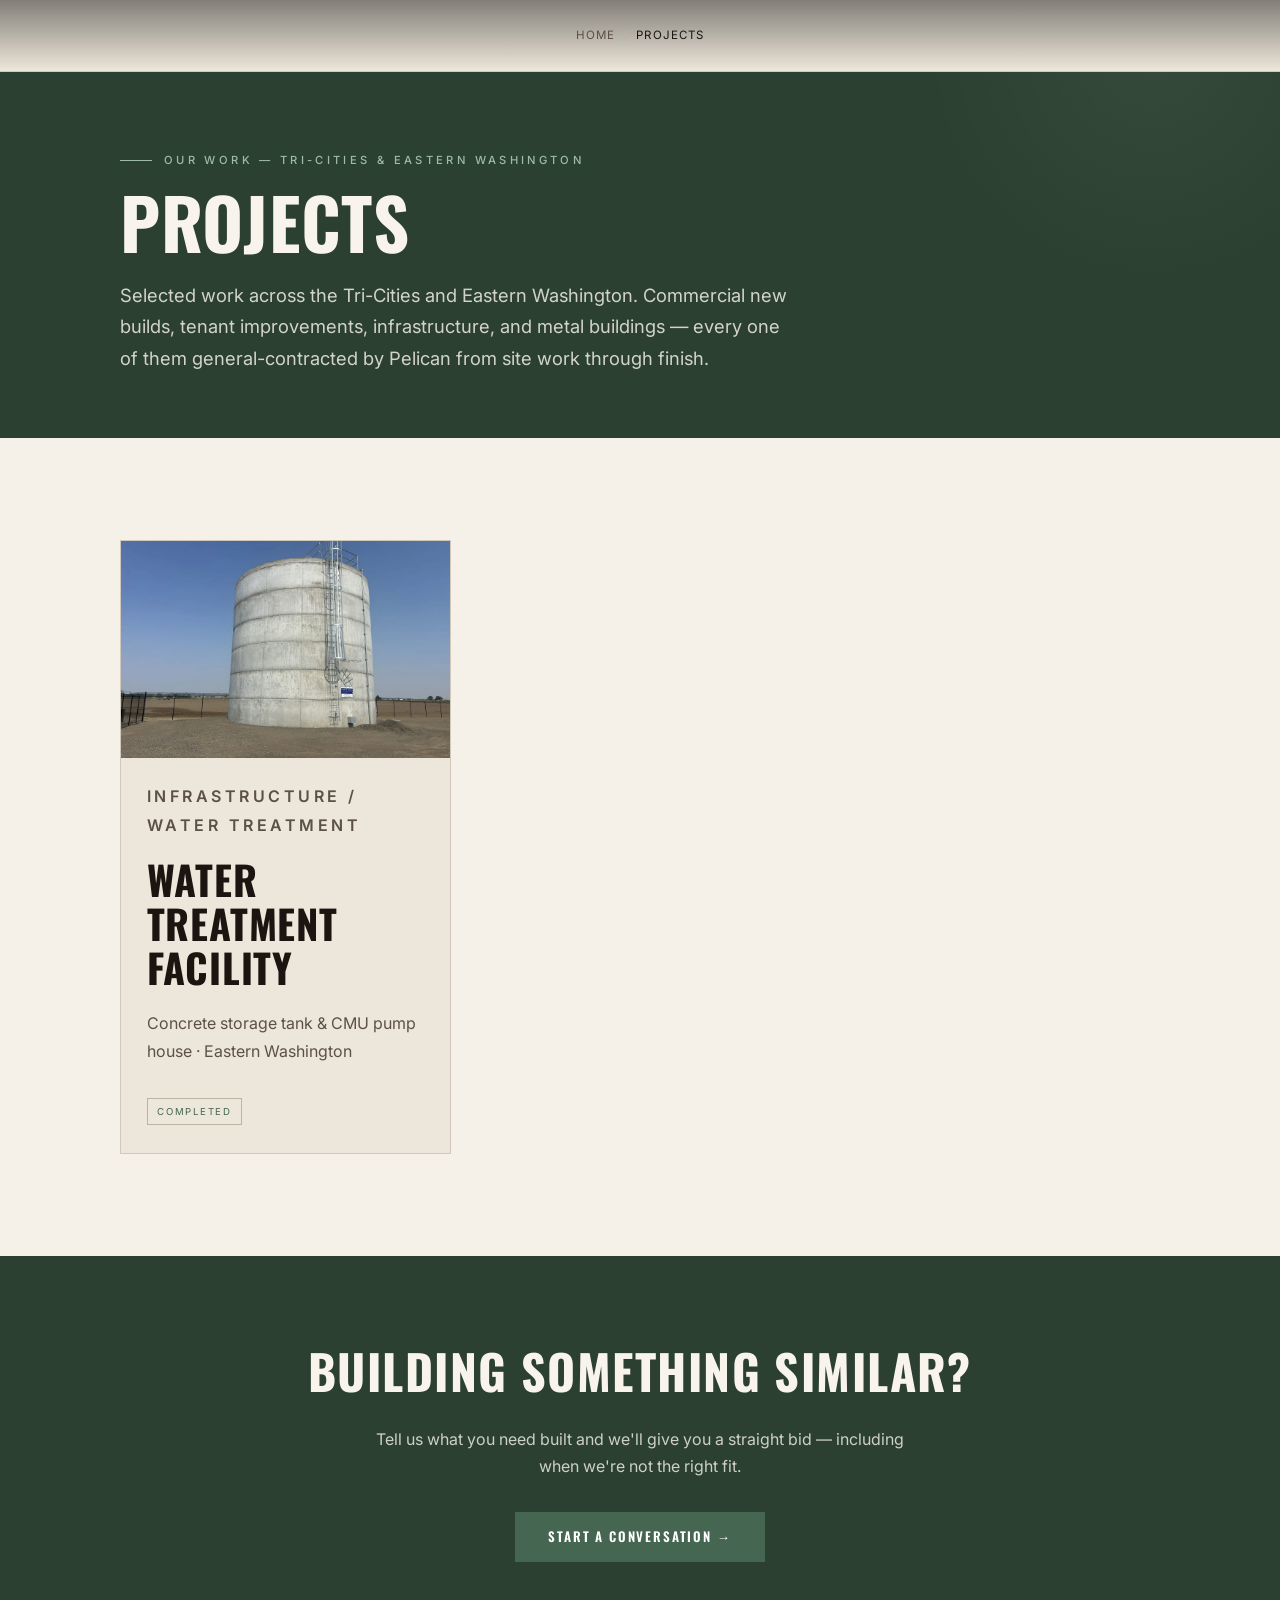
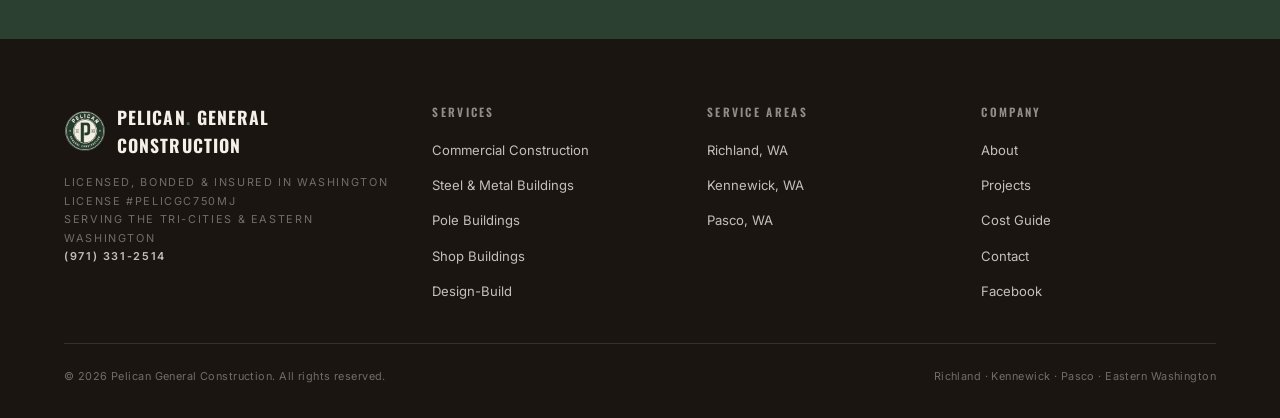
<file: projects/index.html>
<!DOCTYPE html>
<html lang="en">
<head>
<meta charset="UTF-8">
<meta name="viewport" content="width=device-width, initial-scale=1.0">
<title>Commercial Construction Projects — Tri-Cities, WA | Pelican General Construction</title>
<meta name="description" content="Completed commercial and infrastructure projects across Richland, Kennewick and Pasco — water treatment, concrete, and metal building construction.">
<link rel="canonical" href="https://www.pelicangeneralconstruction.com/projects">
<meta property="og:type" content="website">
<meta property="og:url" content="https://www.pelicangeneralconstruction.com/projects">
<meta property="og:title" content="Commercial Construction Projects — Tri-Cities, WA | Pelican General Construction">
<meta property="og:description" content="Completed commercial and infrastructure projects across the Tri-Cities and Eastern Washington — general-contracted by Pelican from site work through finish.">
<meta property="og:image" content="https://www.pelicangeneralconstruction.com/assets/IMG_1755_full.jpg">
<meta property="og:site_name" content="Pelican General Construction">
<meta name="twitter:card" content="summary_large_image">
<meta name="twitter:title" content="Commercial Construction Projects — Tri-Cities, WA | Pelican General Construction">
<meta name="twitter:image" content="https://www.pelicangeneralconstruction.com/assets/IMG_1755_full.jpg">
<script type="application/ld+json">
{
  "@context": "https://schema.org",
  "@type": "CollectionPage",
  "name": "Projects",
  "description": "Completed commercial and infrastructure projects across Richland, Kennewick and Pasco — water treatment, concrete, and metal building construction.",
  "url": "https://www.pelicangeneralconstruction.com/projects",
  "publisher": {"@id": "https://www.pelicangeneralconstruction.com/#organization"},
  "mainEntity": {
    "@type": "ItemList",
    "itemListElement": [
      {"@type": "ListItem", "position": 1, "url": "https://www.pelicangeneralconstruction.com/projects/water-treatment-facility", "name": "Water Treatment Facility — Concrete Storage Tank and CMU Pump House"}
    ]
  }
}
</script>
<script type="application/ld+json">
{
  "@context": "https://schema.org",
  "@type": "BreadcrumbList",
  "itemListElement": [
    {"@type": "ListItem", "position": 1, "name": "Home", "item": "https://www.pelicangeneralconstruction.com/"},
    {"@type": "ListItem", "position": 2, "name": "Projects", "item": "https://www.pelicangeneralconstruction.com/projects"}
  ]
}
</script>
<link rel="icon" type="image/x-icon" href="/assets/favicon.ico">
<link rel="icon" type="image/png" sizes="32x32" href="/assets/favicon-32x32.png">
<link rel="icon" type="image/png" sizes="16x16" href="/assets/favicon-16x16.png">
<link rel="apple-touch-icon" sizes="180x180" href="/assets/apple-touch-icon.png">
<link rel="manifest" href="/site.webmanifest">
<link rel="preconnect" href="https://fonts.googleapis.com">
<link rel="preconnect" href="https://fonts.gstatic.com" crossorigin>
<link href="https://fonts.googleapis.com/css2?family=Oswald:wght@400;500;600;700&family=Inter:wght@300;400;500;600&display=swap" rel="stylesheet">
<link rel="stylesheet" href="/assets/site.css">
<style>
/* Projects index — card grid. Uses site.css design tokens. */
.pjx-grid { display: grid; grid-template-columns: repeat(auto-fill, minmax(300px, 1fr)); gap: 1.5rem; }
.pjx-card { position: relative; background: var(--bg-surface); border: 1px solid var(--border); overflow: hidden; display: flex; flex-direction: column; transition: box-shadow .2s, transform .2s; }
.pjx-card:hover { box-shadow: 0 8px 30px rgba(26,21,16,.12); transform: translateY(-2px); }
.pjx-cover { position: absolute; inset: 0; z-index: 3; }
.pjx-thumb { position: relative; width: 100%; padding-bottom: 66%; overflow: hidden; background: var(--bg-raised); }
.pjx-thumb img { position: absolute; inset: 0; width: 100%; height: 100%; object-fit: cover; transition: transform .4s ease; }
.pjx-card:hover .pjx-thumb img { transform: scale(1.04); }
.pjx-body { padding: 1.5rem 1.6rem 1.75rem; }
.pjx-type { font-size: .62rem; letter-spacing: .22em; text-transform: uppercase; color: var(--accent); margin-bottom: .55rem; font-weight: 600; }
.pjx-title { font-family: var(--font-d); font-size: 1.35rem; font-weight: 700; text-transform: uppercase; letter-spacing: .02em; line-height: 1.1; color: var(--text-1); margin-bottom: .6rem; }
.pjx-meta { font-size: .85rem; color: var(--text-2); line-height: 1.5; }
.pjx-status { display: inline-block; margin-top: .9rem; font-size: .6rem; letter-spacing: .18em; text-transform: uppercase; color: var(--accent); border: 1px solid var(--border-w); padding: .3rem .6rem; }
</style>
</head>
<body>

<nav id="nav" role="navigation" aria-label="Main navigation">
  <a href="/" class="nav-logo" aria-label="Pelican General Construction home">
    <img src="/assets/pelican-badge.png" alt="Pelican General Construction" class="nav-badge" width="54" height="54">
    <span class="nav-wordmark"><span class="nav-wm-1">Pelican</span><span class="nav-wm-2">General Construction</span></span>
  </a>
  <ul class="nav-links" id="nav-links" role="list">
    <li><a href="/#services">Services</a></li>
    <li><a href="/projects">Projects</a></li>
    <li><a href="/#about">About</a></li>
    <li><a href="tel:9713312514" class="nav-phone">(971) 331-2514</a></li>
    <li><a href="/#contact" class="btn-quote">Get a Quote</a></li>
  </ul>
  <a href="tel:9713312514" class="nav-phone-m">(971) 331-2514</a>
  <button class="nav-burger" id="burger" aria-label="Toggle navigation" aria-expanded="false"><span></span><span></span><span></span></button>
</nav>

<header class="page-hero">
  <div class="wrap">
    <p class="page-eyebrow">Our Work — Tri-Cities &amp; Eastern Washington</p>
    <h1>Projects</h1>
    <p class="lead">Selected work across the Tri-Cities and Eastern Washington. Commercial new builds, tenant improvements, infrastructure, and metal buildings — every one of them general-contracted by Pelican from site work through finish.</p>
  </div>
</header>

<nav class="crumbs" aria-label="Breadcrumb">
  <ol>
    <li><a href="/">Home</a></li>
    <li aria-current="page">Projects</li>
  </ol>
</nav>

<main>
<section class="section">
  <div class="wrap">
    <div class="pjx-grid">

      <!-- PROJECT CARD — to add a project: copy one <article class="pjx-card"> block below,
           update its data points (href, thumb webp + jpg, alt, type, title, meta, status), and
           add a matching entry to the ItemList in the CollectionPage JSON-LD in the <head>.
           The grid auto-fills — no layout or CSS change is needed to add projects. -->
      <article class="pjx-card">
        <a href="/projects/water-treatment-facility" class="pjx-cover" aria-label="View the Water Treatment Facility case study"></a>
        <div class="pjx-thumb">
          <picture>
            <source srcset="/assets/IMG_1755_full.webp" type="image/webp">
            <img src="/assets/IMG_1755_full.jpg" width="1800" height="1350" alt="Completed concrete water treatment storage tank with metal access ladder against blue sky" loading="lazy">
          </picture>
        </div>
        <div class="pjx-body">
          <p class="pjx-type">Infrastructure / Water Treatment</p>
          <h2 class="pjx-title">Water Treatment Facility</h2>
          <p class="pjx-meta">Concrete storage tank &amp; CMU pump house &middot; Eastern Washington</p>
          <span class="pjx-status">Completed</span>
        </div>
      </article>

    </div>
  </div>
</section>

<section class="cta">
  <h2>Building Something Similar?</h2>
  <p>Tell us what you need built and we'll give you a straight bid — including when we're not the right fit.</p>
  <a href="/#contact" class="btn-p">Start a Conversation &rarr;</a>
</section>

</main>

<footer class="site-footer">
  <div class="footer-grid">
    <div class="footer-brand">
      <div class="f-logo"><img src="/assets/pelican-badge.png" alt="" class="f-badge" width="42" height="42"><span class="f-logo-txt">Pelican<span>.</span> General Construction</span></div>
      <p class="f-lic">Licensed, bonded &amp; insured in Washington<br>License #PELICGC750MJ<br>Serving the Tri-Cities &amp; Eastern Washington<br><a href="tel:9713312514" class="f-tel">(971) 331-2514</a></p>
    </div>
    <div class="footer-col">
      <h4>Services</h4>
      <ul>
        <li><a href="/services/commercial-construction">Commercial Construction</a></li>
        <li><a href="/services/metal-buildings">Steel &amp; Metal Buildings</a></li>
        <li><a href="/services/pole-buildings">Pole Buildings</a></li>
        <li><a href="/services/shop-buildings">Shop Buildings</a></li>
        <li><a href="/services/design-build">Design-Build</a></li>
      </ul>
    </div>
    <div class="footer-col">
      <h4>Service Areas</h4>
      <ul>
        <li><a href="/tri-cities/richland">Richland, WA</a></li>
        <li><a href="/tri-cities/kennewick">Kennewick, WA</a></li>
        <li><a href="/tri-cities/pasco">Pasco, WA</a></li>
      </ul>
    </div>
    <div class="footer-col">
      <h4>Company</h4>
      <ul>
        <li><a href="/#about">About</a></li>
        <li><a href="/projects">Projects</a></li>
        <li><a href="/resources/commercial-construction-cost-tri-cities">Cost Guide</a></li>
        <li><a href="/#contact">Contact</a></li>
        <li><a href="https://www.facebook.com/profile.php?id=61578110233521" target="_blank" rel="noopener">Facebook</a></li>
      </ul>
    </div>
  </div>
  <div class="footer-bottom">
    <p>&copy; 2026 Pelican General Construction. All rights reserved.</p>
    <p>Richland &middot; Kennewick &middot; Pasco &middot; Eastern Washington</p>
  </div>
</footer>
<script src="/assets/site.js" defer></script>

</body>
</html>
</file>
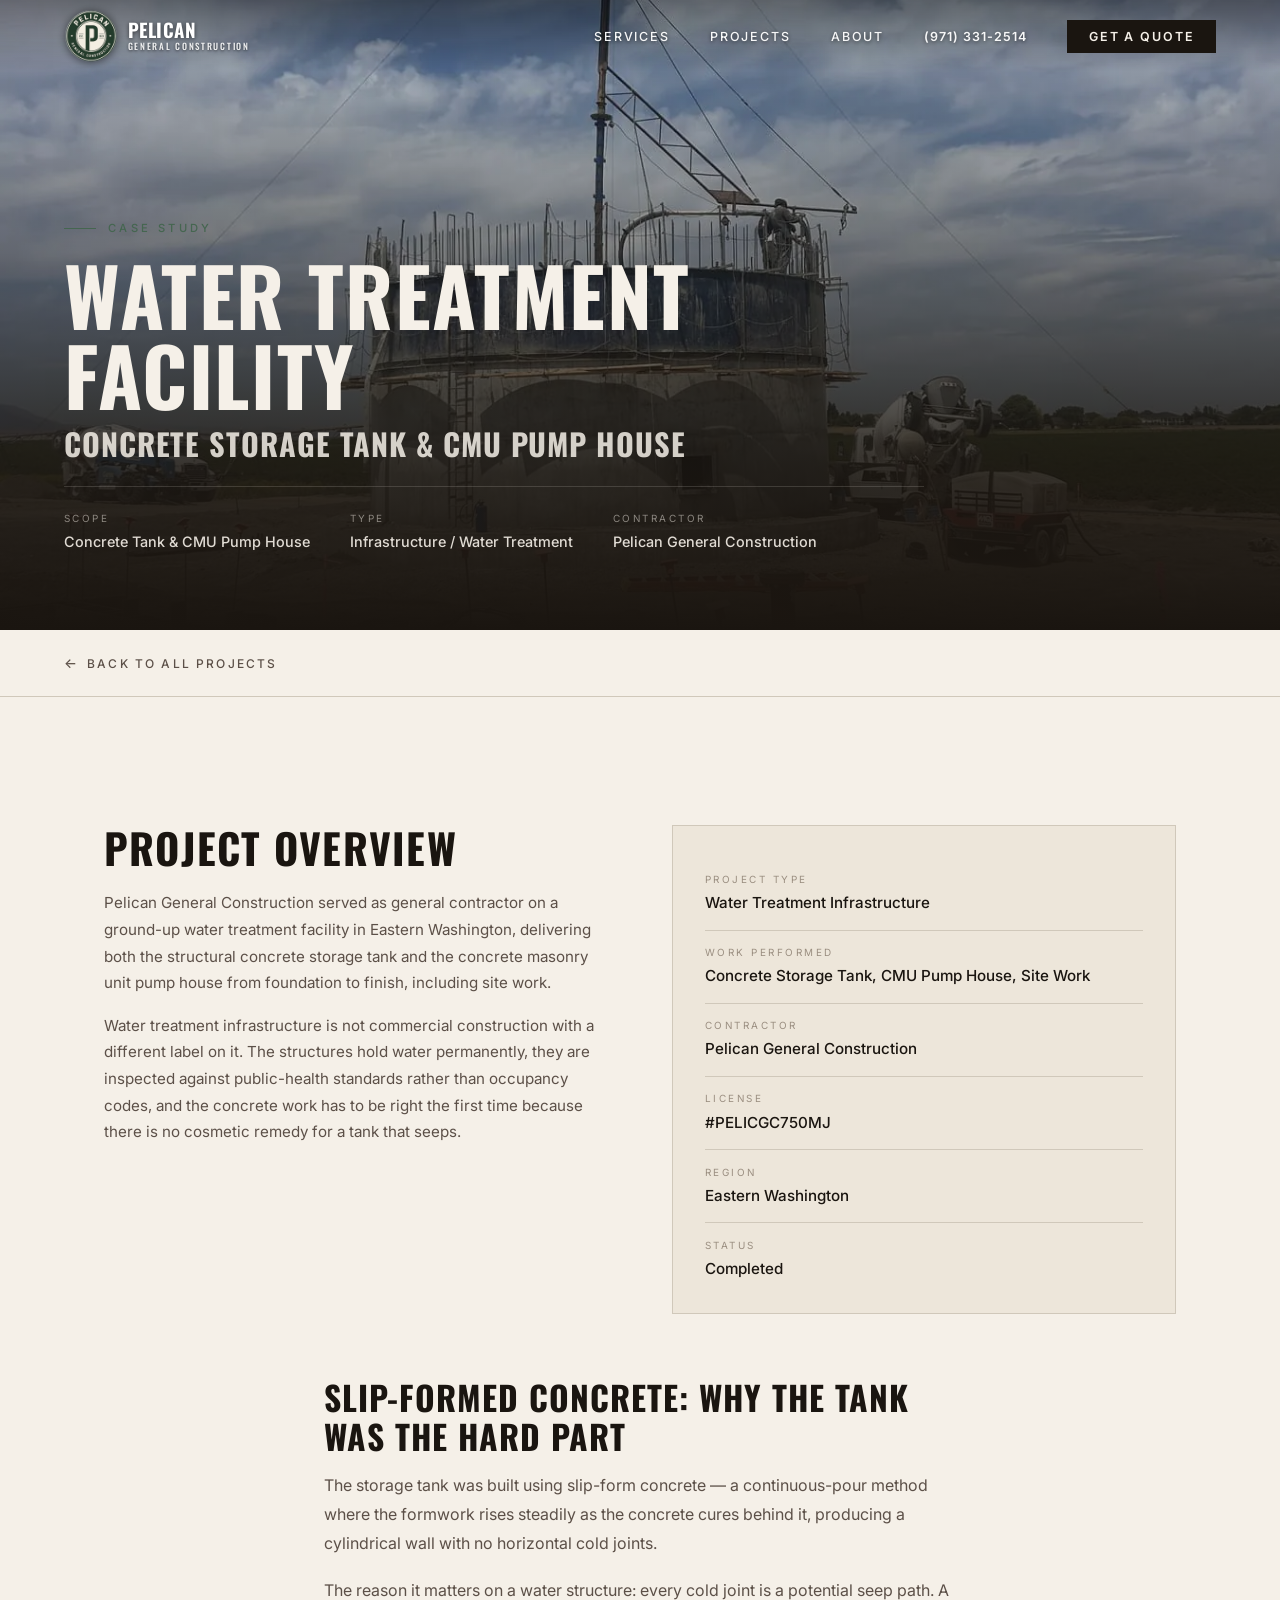
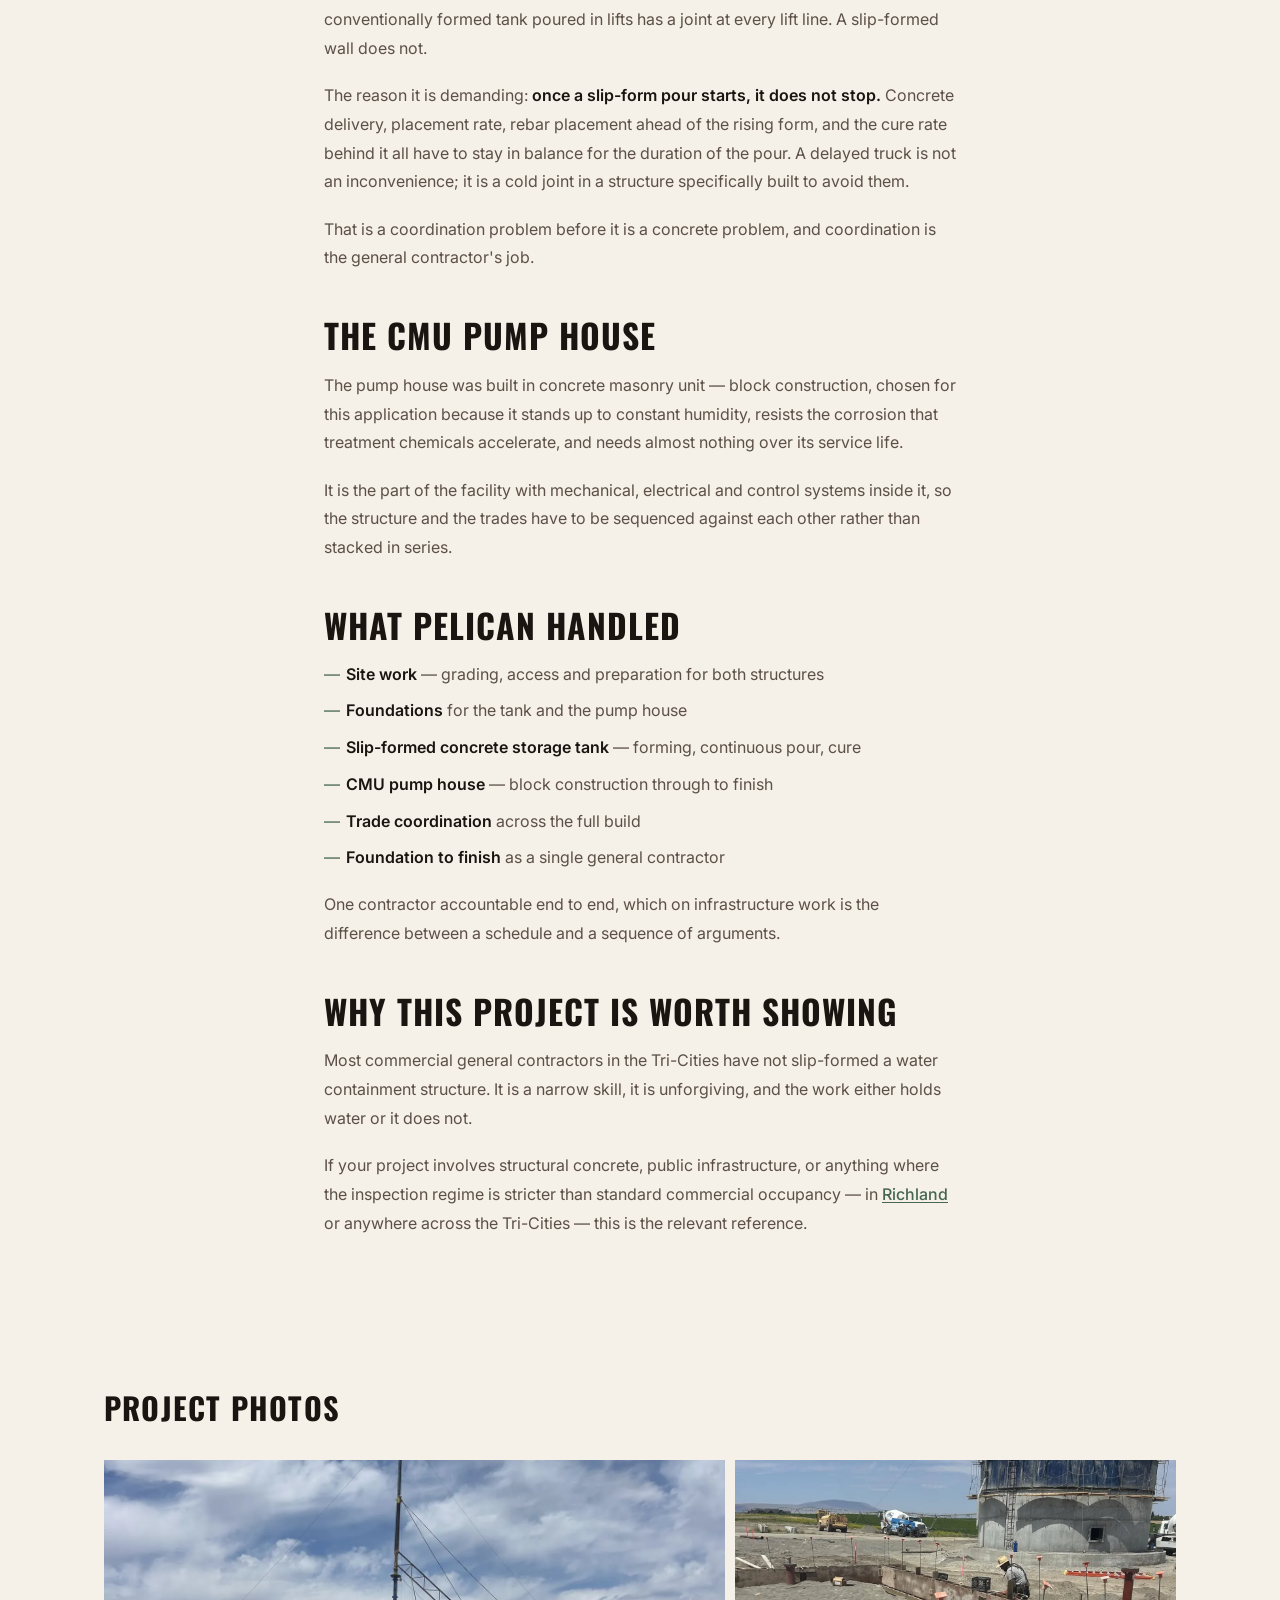
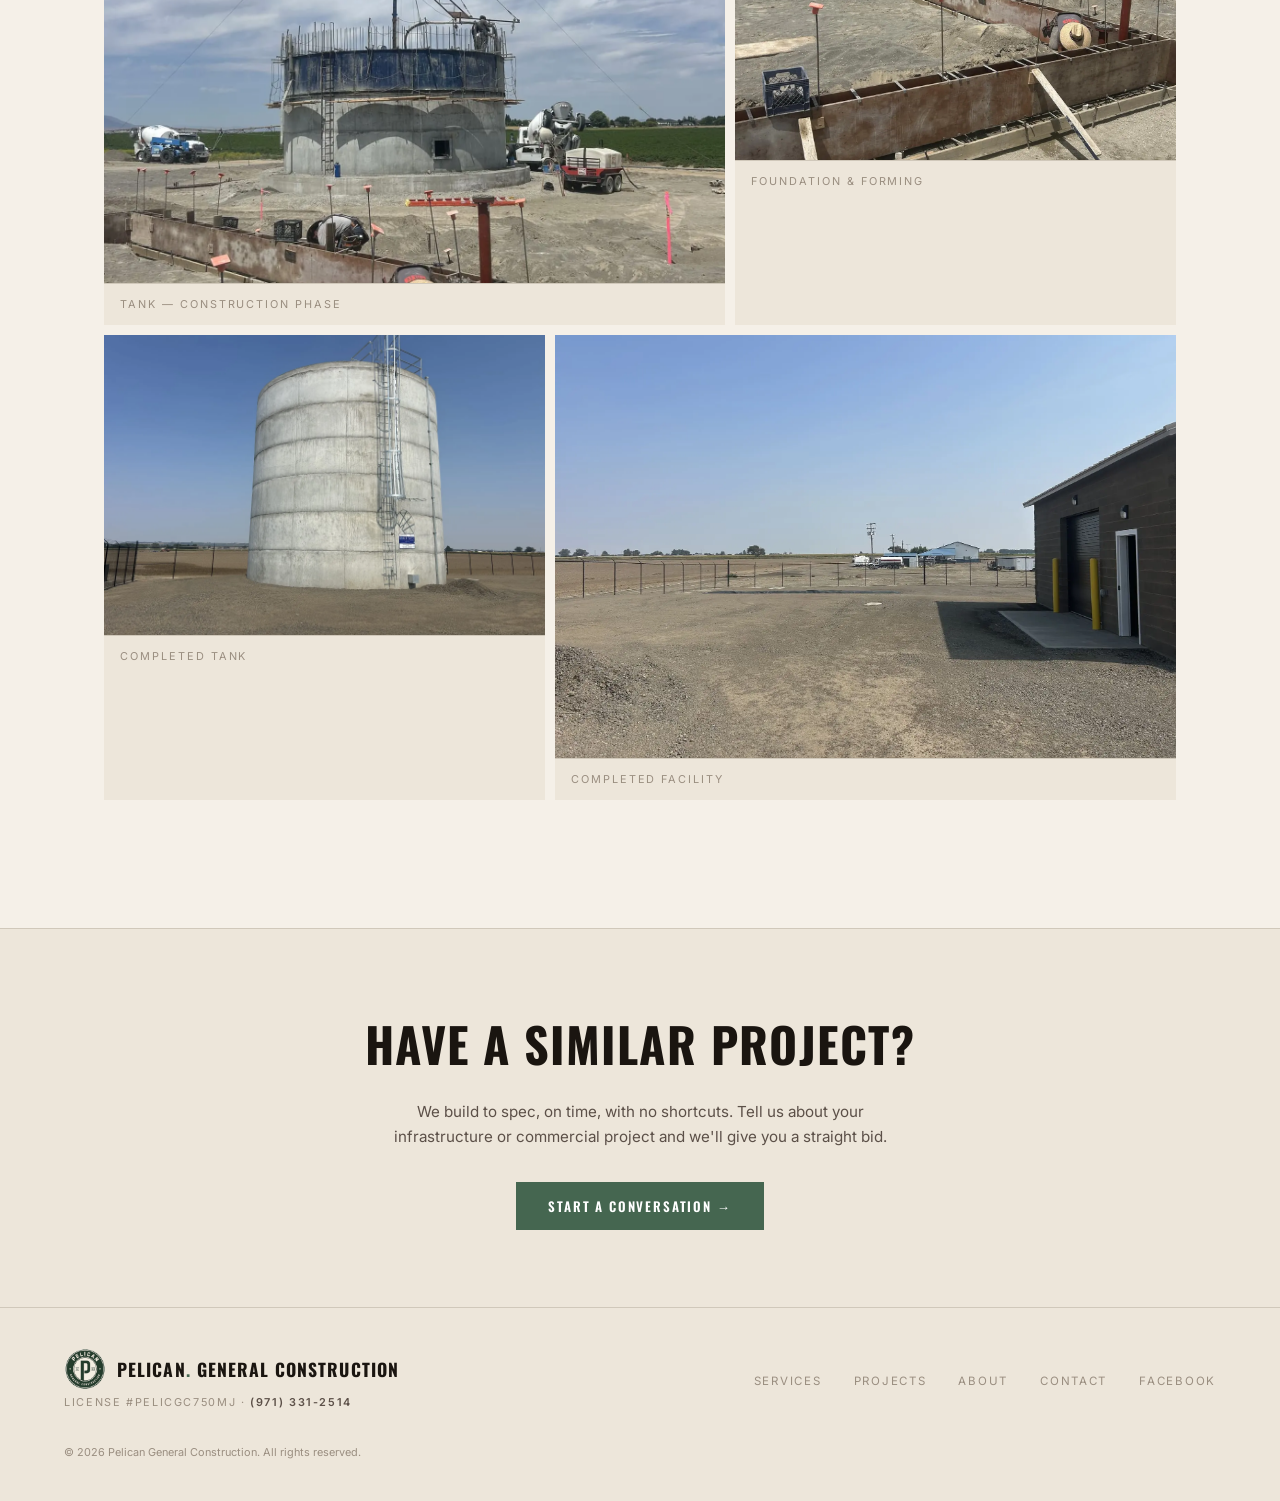
<file: projects/water-treatment-facility/index.html>
<!DOCTYPE html>
<html lang="en">
<head>
<meta charset="UTF-8">
<meta name="viewport" content="width=device-width, initial-scale=1.0">
<title>Water Treatment Facility Construction — Concrete Tank &amp; CMU Pump House | Pelican General Construction</title>
<meta name="description" content="Ground-up water treatment facility in Eastern Washington — slip-formed concrete storage tank and CMU pump house, built foundation to finish.">
<link rel="canonical" href="https://www.pelicangeneralconstruction.com/projects/water-treatment-facility">
<meta property="og:type" content="article">
<meta property="og:url" content="https://www.pelicangeneralconstruction.com/projects/water-treatment-facility">
<meta property="og:title" content="Water Treatment Facility Construction — Concrete Tank &amp; CMU Pump House | Pelican General Construction">
<meta property="og:description" content="Ground-up water treatment facility in Eastern Washington — slip-formed concrete storage tank and CMU pump house, built foundation to finish.">
<meta property="og:image" content="https://www.pelicangeneralconstruction.com/assets/IMG_1755_full.jpg">
<meta property="og:site_name" content="Pelican General Construction">
<meta name="twitter:card" content="summary_large_image">
<meta name="twitter:title" content="Water Treatment Facility Construction | Pelican General Construction">
<meta name="twitter:image" content="https://www.pelicangeneralconstruction.com/assets/IMG_1755_full.jpg">
<script type="application/ld+json">
{
  "@context": "https://schema.org",
  "@type": "Article",
  "headline": "Water Treatment Facility Construction — Concrete Storage Tank & CMU Pump House",
  "description": "Ground-up water treatment facility in Eastern Washington: a slip-formed concrete storage tank and a CMU pump house, general-contracted by Pelican from site work through finish.",
  "image": "https://www.pelicangeneralconstruction.com/assets/IMG_1755_full.jpg",
  "author": {"@type": "GeneralContractor", "@id": "https://www.pelicangeneralconstruction.com/#organization", "name": "Pelican General Construction"},
  "publisher": {"@type": "GeneralContractor", "@id": "https://www.pelicangeneralconstruction.com/#organization", "name": "Pelican General Construction", "logo": {"@type": "ImageObject", "url": "https://www.pelicangeneralconstruction.com/assets/pelican-badge.png"}},
  "datePublished": "2026-08-28",
  "dateModified": "2026-08-28",
  "mainEntityOfPage": "https://www.pelicangeneralconstruction.com/projects/water-treatment-facility"
}
</script>
<script type="application/ld+json">
{
  "@context": "https://schema.org",
  "@type": "BreadcrumbList",
  "itemListElement": [
    {"@type": "ListItem", "position": 1, "name": "Home", "item": "https://www.pelicangeneralconstruction.com/"},
    {"@type": "ListItem", "position": 2, "name": "Projects", "item": "https://www.pelicangeneralconstruction.com/projects"},
    {"@type": "ListItem", "position": 3, "name": "Water Treatment Facility", "item": "https://www.pelicangeneralconstruction.com/projects/water-treatment-facility"}
  ]
}
</script>
<link rel="icon" type="image/x-icon" href="/assets/favicon.ico">
<link rel="icon" type="image/png" sizes="32x32" href="/assets/favicon-32x32.png">
<link rel="icon" type="image/png" sizes="16x16" href="/assets/favicon-16x16.png">
<link rel="apple-touch-icon" sizes="180x180" href="/assets/apple-touch-icon.png">
<link rel="manifest" href="/site.webmanifest">
<link rel="preconnect" href="https://fonts.googleapis.com">
<link rel="preconnect" href="https://fonts.gstatic.com" crossorigin>
<link href="https://fonts.googleapis.com/css2?family=Oswald:wght@400;500;600;700&family=Inter:wght@300;400;500;600&display=swap" rel="stylesheet">
<style>
/* ============================================================
   DESIGN TOKENS — Pelican General Construction (LIGHT)
   ============================================================ */
:root {
  --bg-deep:    #F5F0E8;
  --bg-surface: #EDE6DA;
  --bg-raised:  #E4DBCC;
  --accent:     #456650;
  --forest:     #2B4031;
  --accent-h:   #557760;
  --text-1:     #1A1510;
  --text-2:     #5C5048;
  --text-3:     #9A8E80;
  --border:     #D0C8BA;
  --border-w:   #BEB2A0;
  --nav-h:      72px;
  --pad:        clamp(1.5rem, 5vw, 4rem);
  --sp:         clamp(5rem, 10vw, 9rem);
  --font-d:     'Oswald', sans-serif;
  --font-b:     'Inter', sans-serif;
}

*, *::before, *::after { box-sizing: border-box; margin: 0; padding: 0; }
html { scroll-behavior: smooth; }
body {
  background: var(--bg-deep);
  color: var(--text-1);
  font-family: var(--font-b);
  font-size: 16px;
  line-height: 1.6;
  -webkit-font-smoothing: antialiased;
}
img { max-width: 100%; display: block; }
a { color: inherit; text-decoration: none; }
:focus-visible { outline: 2px solid var(--accent); outline-offset: 3px; }

/* ============ NAV ============ */
nav {
  position: fixed; top: 0; left: 0; right: 0; z-index: 100;
  height: var(--nav-h);
  display: flex; align-items: center; justify-content: space-between;
  padding: 0 var(--pad);
  transition: background .3s, border-color .3s, box-shadow .3s;
  border-bottom: 1px solid transparent;
}
nav::before {
  content: '';
  position: absolute; inset: 0;
  background: linear-gradient(to bottom, rgba(0,0,0,.45) 0%, transparent 100%);
  z-index: -1;
  pointer-events: none;
  transition: opacity .3s;
}
nav.scrolled {
  background: rgba(245,240,232,.96);
  backdrop-filter: blur(16px);
  -webkit-backdrop-filter: blur(16px);
  border-color: var(--border);
  box-shadow: 0 1px 0 var(--border);
}
nav.scrolled::before { opacity: 0; }
.nav-logo { display: flex; align-items: center; gap: .6rem; }
.nav-badge { height: 54px; width: auto; display: block; filter: drop-shadow(0 1px 4px rgba(0,0,0,.55)); transition: filter .3s; }
nav.scrolled .nav-badge { filter: none; }
.nav-wordmark { display: flex; flex-direction: column; line-height: 1; }
.nav-wm-1 {
  font-family: var(--font-d); font-weight: 700; text-transform: uppercase;
  font-size: 1.18rem; letter-spacing: .03em; color: #fff;
  text-shadow: 0 1px 4px rgba(0,0,0,.6); transition: color .25s, text-shadow .25s;
}
.nav-wm-2 {
  font-family: var(--font-d); font-weight: 500; text-transform: uppercase;
  font-size: .56rem; letter-spacing: .19em; margin-top: 3px;
  color: rgba(255,255,255,.9); text-shadow: 0 1px 3px rgba(0,0,0,.6);
  transition: color .25s, text-shadow .25s;
}
nav.scrolled .nav-wm-1 { color: var(--text-1); text-shadow: none; }
nav.scrolled .nav-wm-2 { color: var(--text-2); text-shadow: none; }
.nav-links { display: flex; align-items: center; gap: 2.5rem; list-style: none; }
.nav-links a {
  font-size: .78rem; font-weight: 500;
  letter-spacing: .15em; text-transform: uppercase;
  color: rgba(255,255,255,.95);
  text-shadow: 0 1px 4px rgba(0,0,0,.6);
  transition: color .2s, text-shadow .2s;
}
.nav-links a:hover { color: #fff; text-shadow: 0 1px 6px rgba(0,0,0,.7); }
nav.scrolled .nav-links a { color: var(--text-2); text-shadow: none; }
nav.scrolled .nav-links a:hover { color: var(--text-1); }
.btn-quote {
  background: var(--text-1) !important;
  color: var(--bg-deep) !important;
  padding: .55rem 1.35rem !important;
  font-weight: 600 !important;
  transition: background .2s, color .2s !important;
  text-shadow: none !important;
}
.btn-quote:hover { background: var(--accent) !important; color: #fff !important; }
nav.scrolled .btn-quote { text-shadow: none !important; }
.nav-burger {
  display: none; flex-direction: column; gap: 5px;
  cursor: pointer; padding: 6px; background: none; border: none;
}
.nav-burger span { display: block; width: 24px; height: 1.5px; background: #fff; }
.nav-links a.nav-phone { font-weight: 600; letter-spacing: .08em; }
.nav-phone-m { display: none; font-size: .8rem; font-weight: 600; letter-spacing: .06em; color: rgba(255,255,255,.95); text-shadow: 0 1px 4px rgba(0,0,0,.6); white-space: nowrap; }
nav.scrolled .nav-phone-m { color: var(--text-1); text-shadow: none; }
.f-phone { color: var(--text-2); font-weight: 600; transition: color .2s; }
.f-phone:hover { color: var(--accent); }

/* ============ HERO ============ */
.cs-hero {
  position: relative;
  min-height: 70vh;
  display: flex; align-items: flex-end;
  padding: calc(var(--nav-h) + 4rem) var(--pad) clamp(3rem, 6vw, 5rem);
  overflow: hidden;
}
.cs-hero-bg {
  position: absolute; inset: 0;
  background:
    linear-gradient(to bottom,
      rgba(26,21,16,.12) 0%,
      rgba(26,21,16,.45) 40%,
      rgba(26,21,16,.88) 75%,
      #1A1510 100%
    ),
    url('/assets/IMG_1420_full.jpg') center/cover no-repeat;
  background-image:
    linear-gradient(to bottom,
      rgba(26,21,16,.12) 0%,
      rgba(26,21,16,.45) 40%,
      rgba(26,21,16,.88) 75%,
      #1A1510 100%
    ),
    image-set(url('/assets/IMG_1420_full.webp') type('image/webp'), url('/assets/IMG_1420_full.jpg') type('image/jpeg'));
}
.cs-hero-content { position: relative; max-width: 860px; }
.cs-eyebrow {
  font-size: .7rem; font-weight: 500;
  letter-spacing: .3em; text-transform: uppercase;
  color: var(--accent); margin-bottom: 1rem;
  display: flex; align-items: center; gap: .75rem;
}
.cs-eyebrow::before {
  content: ''; display: block;
  width: 2rem; height: 1px; background: var(--accent);
}
.cs-hero h1 {
  font-family: var(--font-d);
  font-size: clamp(2.6rem, 6.4vw, 5rem);
  font-weight: 700; line-height: 1;
  letter-spacing: .02em; text-transform: uppercase;
  color: #F5F0E8;
  margin-bottom: 1.5rem;
}
.cs-h1-scope {
  display: block;
  font-size: .38em; line-height: 1.2;
  margin-top: .75rem; letter-spacing: .03em;
  color: rgba(245,240,232,.85);
}
.cs-hero-meta {
  display: flex; gap: 2.5rem; flex-wrap: wrap;
  border-top: 1px solid rgba(245,240,232,.15);
  padding-top: 1.5rem;
}
.cs-hero-meta-label {
  font-size: .62rem; letter-spacing: .25em; text-transform: uppercase;
  color: rgba(245,240,232,.5); margin-bottom: .2rem;
}
.cs-hero-meta-val {
  font-size: .9rem; font-weight: 500;
  color: rgba(245,240,232,.9);
}

/* ============ BACK LINK ============ */
.cs-back {
  background: var(--bg-deep);
  padding: 1.25rem var(--pad);
  border-bottom: 1px solid var(--border);
}
.cs-back a {
  font-size: .75rem; letter-spacing: .18em; text-transform: uppercase;
  color: var(--text-2); font-weight: 500;
  display: inline-flex; align-items: center; gap: .5rem;
  transition: color .2s;
}
.cs-back a:hover { color: var(--accent); }
.cs-back a::before { content: '←'; font-size: .85rem; }

/* ============ PROJECT OVERVIEW ============ */
.cs-overview {
  padding: var(--sp) var(--pad) clamp(2.5rem, 5vw, 4rem);
  max-width: 1200px; margin: 0 auto;
  display: grid; grid-template-columns: 1fr 1fr; gap: 4rem;
  align-items: start;
}
.cs-overview-text h2 {
  font-family: var(--font-d);
  font-size: clamp(1.8rem, 3.5vw, 2.6rem);
  font-weight: 700; text-transform: uppercase;
  letter-spacing: .03em; line-height: 1.1;
  margin-bottom: 1.25rem;
}
.cs-overview-text p {
  color: var(--text-2); line-height: 1.75;
  margin-bottom: 1rem; font-size: .95rem;
}
.cs-specs {
  background: var(--bg-surface);
  border: 1px solid var(--border);
  padding: 2rem;
}
.cs-spec {
  padding: .9rem 0;
  border-bottom: 1px solid var(--border);
  display: flex; flex-direction: column; gap: .2rem;
}
.cs-spec:last-child { border-bottom: none; padding-bottom: 0; }
.cs-spec-label {
  font-size: .62rem; letter-spacing: .25em; text-transform: uppercase;
  color: var(--text-3);
}
.cs-spec-val {
  font-size: .95rem; font-weight: 500; color: var(--text-1);
}

/* ============ LONG-FORM BODY ============ */
.cs-body {
  max-width: 760px; margin: 0 auto;
  padding: 0 var(--pad) var(--sp);
}
.cs-body h2 {
  font-family: var(--font-d);
  font-size: clamp(1.5rem, 3vw, 2.1rem);
  font-weight: 700; text-transform: uppercase;
  letter-spacing: .03em; line-height: 1.15;
  margin: 2.75rem 0 1rem; color: var(--text-1);
}
.cs-body h2:first-child { margin-top: 0; }
.cs-body p {
  color: var(--text-2); line-height: 1.8;
  margin-bottom: 1.15rem; font-size: 1rem;
}
.cs-body ul { list-style: none; margin: 0 0 1.15rem; padding: 0; }
.cs-body li {
  position: relative; padding-left: 1.4rem;
  margin-bottom: .6rem; color: var(--text-2); line-height: 1.7;
}
.cs-body li::before { content: '—'; position: absolute; left: 0; color: var(--accent); }
.cs-body strong { color: var(--text-1); font-weight: 600; }
.cs-body a.inline {
  color: var(--accent); text-decoration: underline;
  text-underline-offset: 2px; font-weight: 500; transition: color .2s;
}
.cs-body a.inline:hover { color: var(--accent-h); }

/* ============ PHOTO GALLERY ============ */
.cs-gallery {
  padding: 0 var(--pad) var(--sp);
  max-width: 1200px; margin: 0 auto;
}
.cs-gallery h2 {
  font-family: var(--font-d);
  font-size: clamp(1.4rem, 2.5vw, 1.9rem);
  font-weight: 700; text-transform: uppercase;
  letter-spacing: .04em;
  margin-bottom: 1.75rem;
  color: var(--text-1);
}
.cs-grid {
  display: grid;
  grid-template-columns: repeat(12, 1fr);
  gap: .625rem;
}
.cs-photo {
  overflow: hidden;
  background: var(--bg-surface);
}
.cs-photo:nth-child(1) { grid-column: span 7; }
.cs-photo:nth-child(2) { grid-column: span 5; }
.cs-photo:nth-child(3) { grid-column: span 5; }
.cs-photo:nth-child(4) { grid-column: span 7; }
.cs-ph {
  width: 100%;
  padding-bottom: 68%;
  position: relative;
  overflow: hidden;
}
.cs-ph img {
  position: absolute; inset: 0;
  width: 100%; height: 100%;
  object-fit: cover;
  object-position: center;
  transition: transform .4s ease;
}
.cs-photo:hover .cs-ph img { transform: scale(1.03); }
.cs-ph-caption {
  padding: .75rem 1rem;
  font-size: .68rem; letter-spacing: .18em; text-transform: uppercase;
  color: var(--text-3); border-top: 1px solid var(--border);
}

/* ============ CTA STRIP ============ */
.cs-cta {
  background: var(--bg-surface);
  border-top: 1px solid var(--border);
  padding: clamp(3rem, 6vw, 5rem) var(--pad);
  text-align: center;
}
.cs-cta h2 {
  font-family: var(--font-d);
  font-size: clamp(1.8rem, 4vw, 3rem);
  font-weight: 700; text-transform: uppercase;
  letter-spacing: .03em; margin-bottom: 1rem;
}
.cs-cta p {
  color: var(--text-2); max-width: 540px;
  margin: 0 auto 2rem; font-size: .95rem; line-height: 1.7;
}
.btn-p {
  display: inline-flex; align-items: center; gap: .5rem;
  background: var(--accent); color: #fff;
  padding: .85rem 2rem;
  font-family: var(--font-d); font-weight: 600;
  font-size: .82rem; letter-spacing: .14em; text-transform: uppercase;
  transition: background .2s;
}
.btn-p:hover { background: var(--accent-h); }

/* ============ FOOTER ============ */
footer {
  background: var(--bg-surface);
  border-top: 1px solid var(--border);
  padding: 2.5rem var(--pad);
}
.footer-in {
  display: flex; align-items: center; justify-content: space-between;
  gap: 2rem; flex-wrap: wrap;
}
.f-logo { display: flex; align-items: center; gap: .7rem; }
.f-badge { height: 42px; width: auto; display: block; }
.f-logo-txt {
  font-family: var(--font-d); font-size: 1.1rem;
  font-weight: 700; letter-spacing: .06em; text-transform: uppercase;
  color: var(--text-1);
}
.f-logo-txt span { color: var(--accent); }
.f-lic { font-size: .68rem; letter-spacing: .15em; text-transform: uppercase; color: var(--text-3); margin-top: .25rem; }
.f-links { display: flex; gap: 2rem; list-style: none; flex-wrap: wrap; }
.f-links a { font-size: .72rem; letter-spacing: .15em; text-transform: uppercase; color: var(--text-3); transition: color .2s; }
.f-links a:hover { color: var(--accent); }
.f-copy { font-size: .68rem; color: var(--text-3); }

/* ============ RESPONSIVE ============ */
@media (max-width: 768px) {
  .nav-links { display: none; }
  .nav-phone-m { display: inline-block; }
  .nav-burger { display: flex; }
  .cs-overview { grid-template-columns: 1fr; gap: 2.5rem; }
  .cs-grid { grid-template-columns: 1fr 1fr; }
  .cs-photo:nth-child(n) { grid-column: span 1; }
  .footer-in { flex-direction: column; align-items: flex-start; }
}
@media (max-width: 480px) {
  .nav-phone-m { font-size: .72rem; }
  .cs-grid { grid-template-columns: 1fr; }
  .cs-photo:nth-child(n) { grid-column: span 1; }
  .nav-wm-1 { font-size: 1.02rem; }
  .nav-wm-2 { font-size: .5rem; letter-spacing: .15em; }
  .nav-badge { height: 46px; }
}
@media (max-width: 340px) {
  .nav-wm-2 { display: none; }
}
</style>
</head>
<body>

<!-- NAV -->
<nav id="nav" role="navigation" aria-label="Main navigation">
  <a href="/" class="nav-logo" aria-label="Pelican General Construction home">
    <img src="/assets/pelican-badge.png" alt="Pelican General Construction" class="nav-badge" width="54" height="54">
    <span class="nav-wordmark"><span class="nav-wm-1">Pelican</span><span class="nav-wm-2">General Construction</span></span>
  </a>
  <ul class="nav-links" id="nav-links" role="list">
    <li><a href="/#services">Services</a></li>
    <li><a href="/projects">Projects</a></li>
    <li><a href="/#about">About</a></li>
    <li><a href="tel:9713312514" class="nav-phone">(971) 331-2514</a></li>
    <li><a href="/#contact" class="btn-quote">Get a Quote</a></li>
  </ul>
  <a href="tel:9713312514" class="nav-phone-m">(971) 331-2514</a>
  <button class="nav-burger" id="burger" aria-label="Toggle navigation" aria-expanded="false">
    <span></span><span></span><span></span>
  </button>
</nav>

<!-- HERO -->
<section class="cs-hero" aria-label="Water Treatment Facility — project hero">
  <div class="cs-hero-bg" role="img" aria-label="Water treatment facility concrete tank under construction, blue sky and farm fields in background"></div>
  <div class="cs-hero-content">
    <p class="cs-eyebrow">Case Study</p>
    <h1>Water Treatment Facility<span class="cs-h1-scope">Concrete Storage Tank &amp; CMU Pump House</span></h1>
    <div class="cs-hero-meta">
      <div class="cs-hero-meta-item">
        <p class="cs-hero-meta-label">Scope</p>
        <p class="cs-hero-meta-val">Concrete Tank &amp; CMU Pump House</p>
      </div>
      <div class="cs-hero-meta-item">
        <p class="cs-hero-meta-label">Type</p>
        <p class="cs-hero-meta-val">Infrastructure / Water Treatment</p>
      </div>
      <div class="cs-hero-meta-item">
        <p class="cs-hero-meta-label">Contractor</p>
        <p class="cs-hero-meta-val">Pelican General Construction</p>
      </div>
    </div>
  </div>
</section>

<!-- BACK NAV -->
<div class="cs-back">
  <a href="/projects">Back to All Projects</a>
</div>

<!-- PROJECT OVERVIEW -->
<div class="cs-overview">
  <div class="cs-overview-text">
    <h2>Project Overview</h2>
    <p>Pelican General Construction served as general contractor on a ground-up water treatment facility in Eastern Washington, delivering both the structural concrete storage tank and the concrete masonry unit pump house from foundation to finish, including site work.</p>
    <p>Water treatment infrastructure is not <a class="inline" href="/services/commercial-construction">commercial construction</a> with a different label on it. The structures hold water permanently, they are inspected against public-health standards rather than occupancy codes, and the concrete work has to be right the first time because there is no cosmetic remedy for a tank that seeps.</p>
  </div>
  <div>
    <div class="cs-specs">
      <div class="cs-spec">
        <span class="cs-spec-label">Project Type</span>
        <span class="cs-spec-val">Water Treatment Infrastructure</span>
      </div>
      <div class="cs-spec">
        <span class="cs-spec-label">Work Performed</span>
        <span class="cs-spec-val">Concrete Storage Tank, CMU Pump House, Site Work</span>
      </div>
      <div class="cs-spec">
        <span class="cs-spec-label">Contractor</span>
        <span class="cs-spec-val">Pelican General Construction</span>
      </div>
      <div class="cs-spec">
        <span class="cs-spec-label">License</span>
        <span class="cs-spec-val">#PELICGC750MJ</span>
      </div>
      <div class="cs-spec">
        <span class="cs-spec-label">Region</span>
        <span class="cs-spec-val">Eastern Washington</span>
      </div>
      <div class="cs-spec">
        <span class="cs-spec-label">Status</span>
        <span class="cs-spec-val">Completed</span>
      </div>
    </div>
  </div>
</div>

<!-- LONG-FORM CASE STUDY -->
<article class="cs-body">
  <h2>Slip-formed concrete: why the tank was the hard part</h2>
  <p>The storage tank was built using slip-form concrete — a continuous-pour method where the formwork rises steadily as the concrete cures behind it, producing a cylindrical wall with no horizontal cold joints.</p>
  <p>The reason it matters on a water structure: every cold joint is a potential seep path. A conventionally formed tank poured in lifts has a joint at every lift line. A slip-formed wall does not.</p>
  <p>The reason it is demanding: <strong>once a slip-form pour starts, it does not stop.</strong> Concrete delivery, placement rate, rebar placement ahead of the rising form, and the cure rate behind it all have to stay in balance for the duration of the pour. A delayed truck is not an inconvenience; it is a cold joint in a structure specifically built to avoid them.</p>
  <p>That is a coordination problem before it is a concrete problem, and coordination is the general contractor's job.</p>

  <h2>The CMU pump house</h2>
  <p>The pump house was built in concrete masonry unit — block construction, chosen for this application because it stands up to constant humidity, resists the corrosion that treatment chemicals accelerate, and needs almost nothing over its service life.</p>
  <p>It is the part of the facility with mechanical, electrical and control systems inside it, so the structure and the trades have to be sequenced against each other rather than stacked in series.</p>

  <h2>What Pelican handled</h2>
  <ul>
    <li><strong>Site work</strong> — grading, access and preparation for both structures</li>
    <li><strong>Foundations</strong> for the tank and the pump house</li>
    <li><strong>Slip-formed concrete storage tank</strong> — forming, continuous pour, cure</li>
    <li><strong>CMU pump house</strong> — block construction through to finish</li>
    <li><strong>Trade coordination</strong> across the full build</li>
    <li><strong>Foundation to finish</strong> as a single general contractor</li>
  </ul>
  <p>One contractor accountable end to end, which on infrastructure work is the difference between a schedule and a sequence of arguments.</p>

  <h2>Why this project is worth showing</h2>
  <p>Most commercial general contractors in the Tri-Cities have not slip-formed a water containment structure. It is a narrow skill, it is unforgiving, and the work either holds water or it does not.</p>
  <p>If your project involves structural concrete, public infrastructure, or anything where the inspection regime is stricter than standard commercial occupancy — in <a class="inline" href="/tri-cities/richland">Richland</a> or anywhere across the Tri-Cities — this is the relevant reference.</p>
</article>

<!-- PHOTO GALLERY -->
<div class="cs-gallery">
  <h2>Project Photos</h2>
  <div class="cs-grid">

    <div class="cs-photo">
      <div class="cs-ph">
        <picture>
             <source srcset="/assets/IMG_1420_full.webp" type="image/webp">
             <img src="/assets/IMG_1420_full.jpg" width="1350" height="1800"
                  alt="Water treatment concrete tank under construction — scaffolding, rebar formwork, and cement truck on site"
             loading="lazy">
        </picture>
      </div>
      <p class="cs-ph-caption">Tank — Construction Phase</p>
    </div>

    <div class="cs-photo">
      <div class="cs-ph">
        <picture>
             <source srcset="/assets/IMG_1421_full.webp" type="image/webp">
             <img src="/assets/IMG_1421_full.jpg" width="1350" height="1800"
                  alt="Concrete tank construction with rebar forming in foreground and cement mixer in background"
             loading="lazy">
        </picture>
      </div>
      <p class="cs-ph-caption">Foundation &amp; Forming</p>
    </div>

    <div class="cs-photo">
      <div class="cs-ph">
        <picture>
             <source srcset="/assets/IMG_1755_full.webp" type="image/webp">
             <img src="/assets/IMG_1755_full.jpg" width="1800" height="1350"
                  alt="Completed concrete water treatment storage tank with metal access ladder against blue sky"
             loading="lazy">
        </picture>
      </div>
      <p class="cs-ph-caption">Completed Tank</p>
    </div>

    <div class="cs-photo">
      <div class="cs-ph">
        <picture>
             <source srcset="/assets/IMG_1754_full.webp" type="image/webp">
             <img src="/assets/IMG_1754_full.jpg" width="1800" height="1350"
                  alt="Completed water treatment facility — CMU pump house and concrete tank with fencing"
             loading="lazy">
        </picture>
      </div>
      <p class="cs-ph-caption">Completed Facility</p>
    </div>

  </div>
</div>

<!-- CTA -->
<div class="cs-cta">
  <h2>Have a Similar Project?</h2>
  <p>We build to spec, on time, with no shortcuts. Tell us about your infrastructure or commercial project and we'll give you a straight bid.</p>
  <a href="/#contact" class="btn-p">Start a Conversation &rarr;</a>
</div>

<!-- FOOTER -->
<footer>
  <div class="footer-in">
    <div>
      <div class="f-logo"><img src="/assets/pelican-badge.png" alt="" class="f-badge" width="42" height="42"><span class="f-logo-txt">Pelican<span>.</span> General Construction</span></div>
      <div class="f-lic">License #PELICGC750MJ &middot; <a href="tel:9713312514" class="f-phone">(971) 331-2514</a></div>
    </div>
    <ul class="f-links" role="list">
      <li><a href="/#services">Services</a></li>
      <li><a href="/projects">Projects</a></li>
      <li><a href="/#about">About</a></li>
      <li><a href="/#contact">Contact</a></li>
      <li><a href="https://www.facebook.com/profile.php?id=61578110233521" target="_blank" rel="noopener">Facebook</a></li>
    </ul>
    <p class="f-copy">&copy; 2026 Pelican General Construction. All rights reserved.</p>
  </div>
</footer>

<script>
// Nav scroll
const nav = document.getElementById('nav');
window.addEventListener('scroll', () => nav.classList.toggle('scrolled', scrollY > 30), { passive: true });
nav.classList.toggle('scrolled', scrollY > 30);

// Mobile nav
const burger = document.getElementById('burger');
const navLinks = document.getElementById('nav-links');
let mobileOpen = false;

function toggleMobile(open) {
  mobileOpen = open !== undefined ? open : !mobileOpen;
  burger.setAttribute('aria-expanded', String(mobileOpen));
  if (mobileOpen) {
    navLinks.style.cssText = 'display:flex;flex-direction:column;position:fixed;top:72px;left:0;right:0;background:rgba(245,240,232,.97);padding:2rem;gap:1.5rem;border-bottom:1px solid #D0C8BA;backdrop-filter:blur(16px);-webkit-backdrop-filter:blur(16px);z-index:99';
  } else {
    navLinks.removeAttribute('style');
  }
}

burger.addEventListener('click', () => toggleMobile());
document.addEventListener('keydown', e => { if (e.key === 'Escape' && mobileOpen) toggleMobile(false); });
navLinks.querySelectorAll('a').forEach(a => a.addEventListener('click', () => { if (mobileOpen) toggleMobile(false); }));
</script>

</body>
</html>
</file>
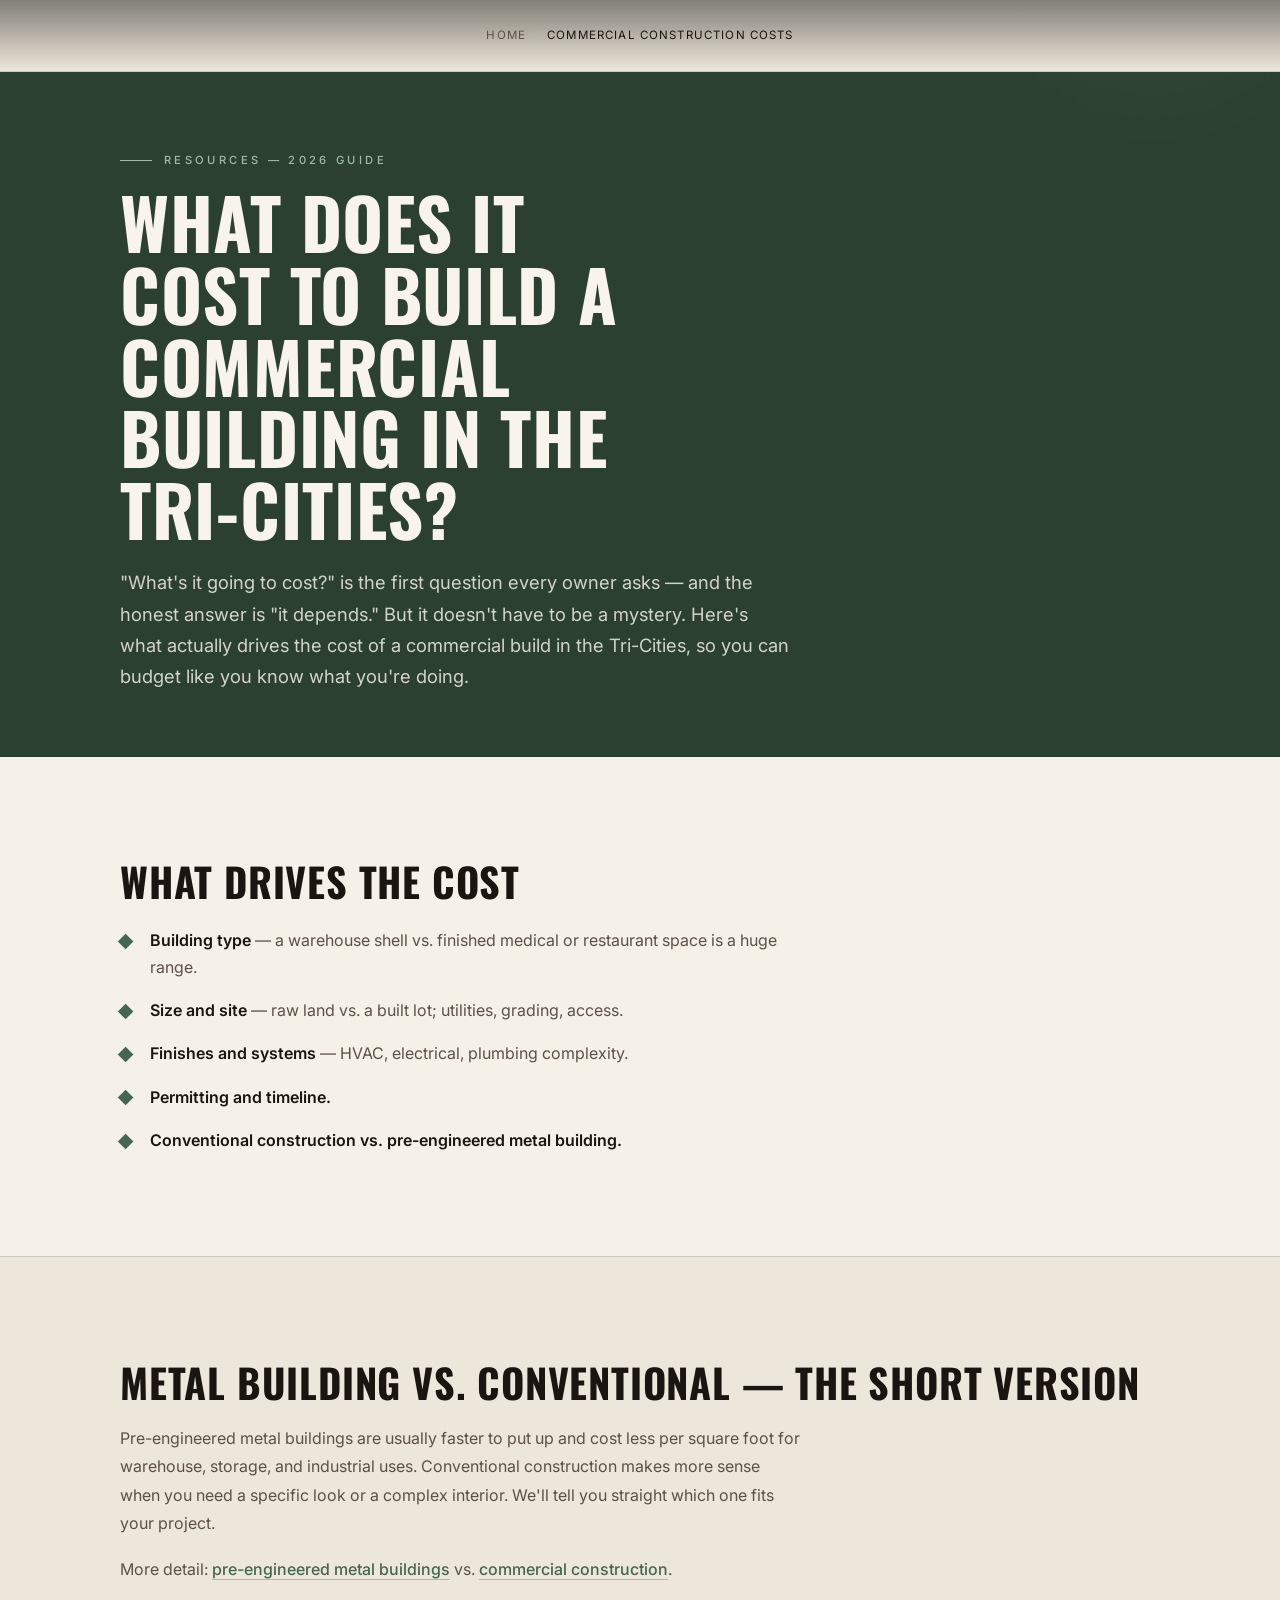
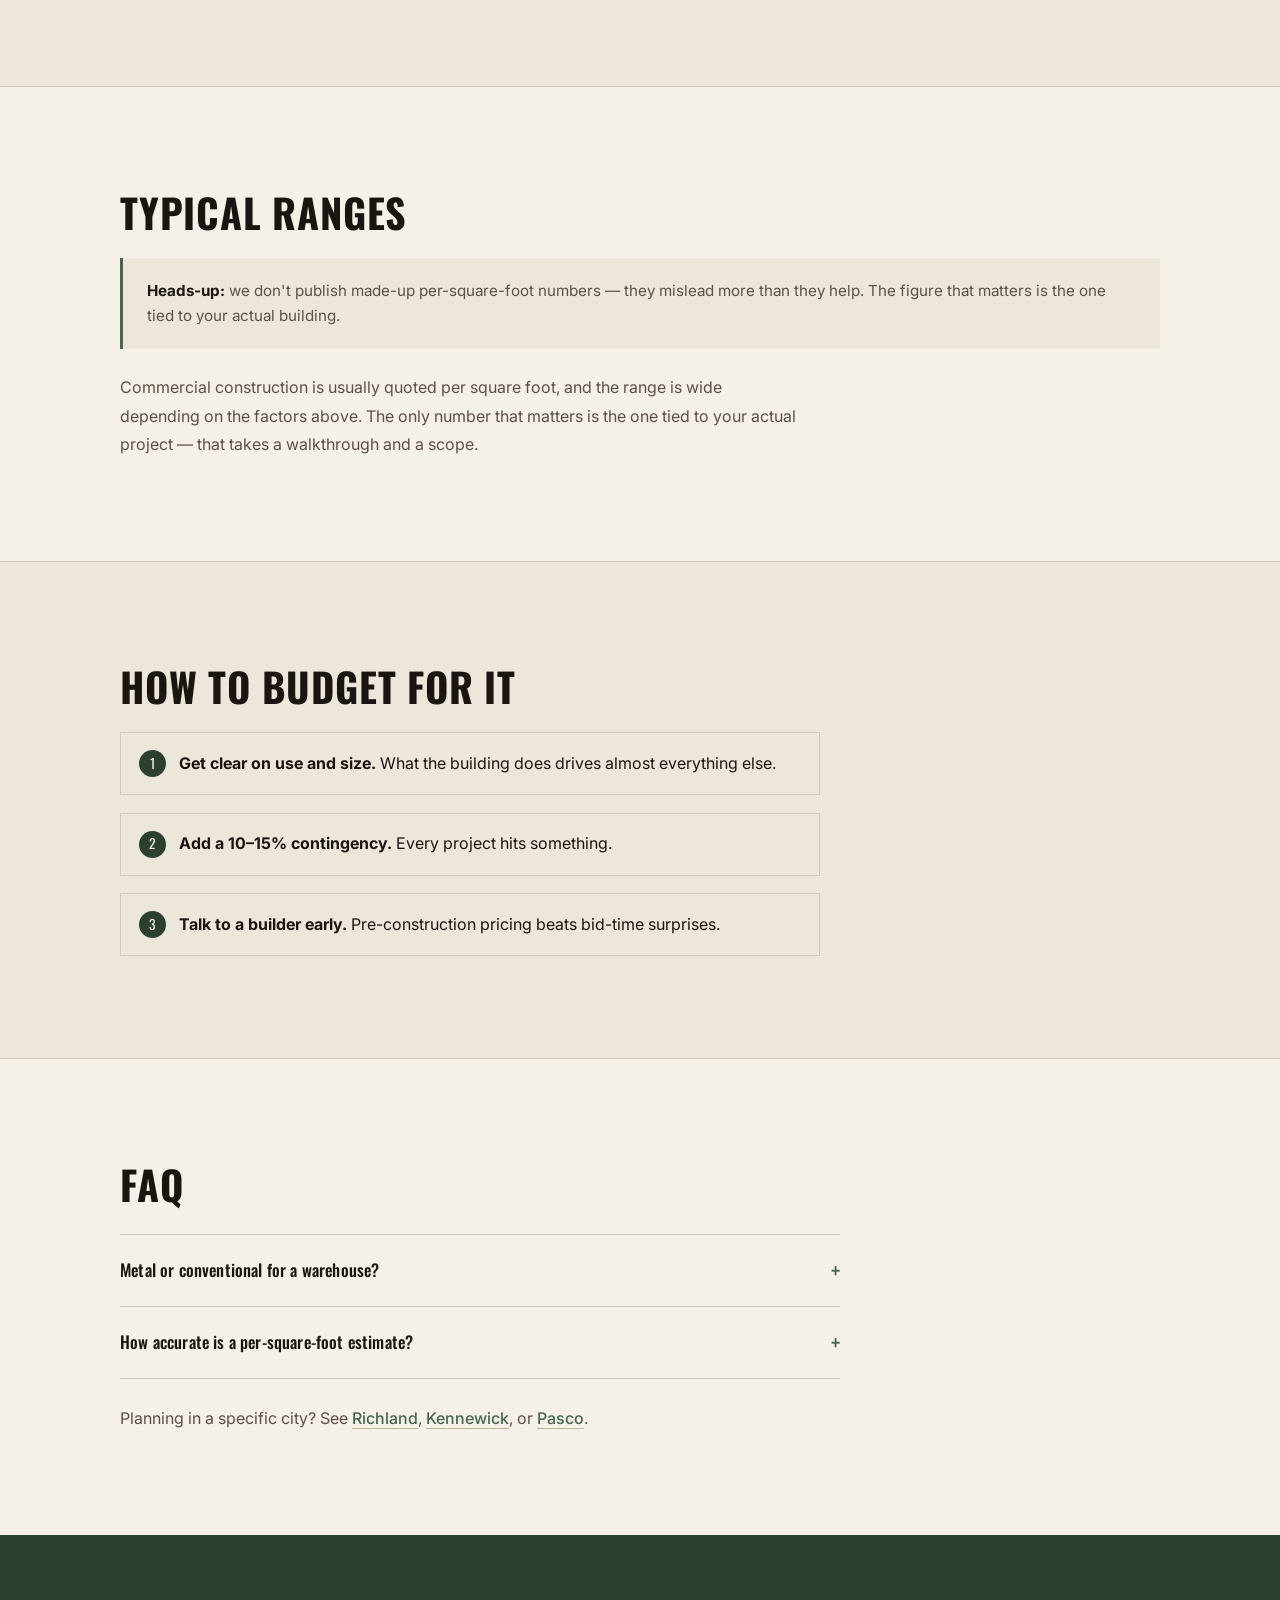
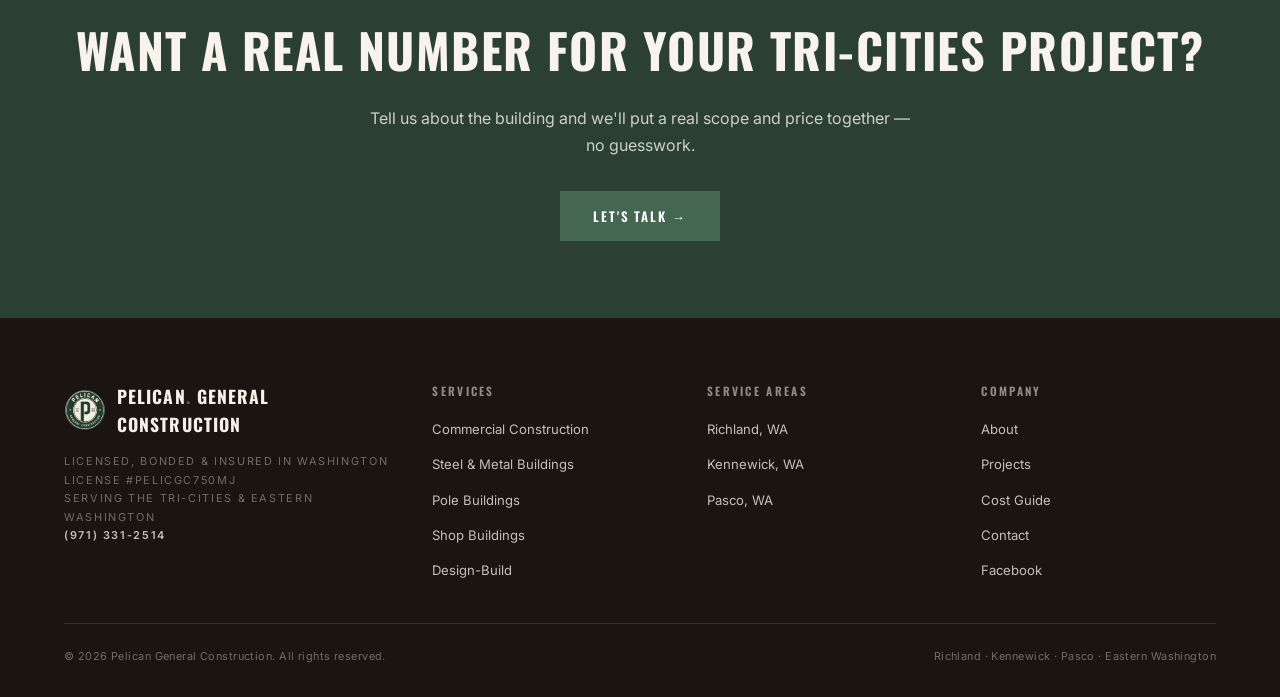
<file: resources/commercial-construction-cost-tri-cities/index.html>
<!DOCTYPE html>
<html lang="en">
<head>
<meta charset="UTF-8">
<meta name="viewport" content="width=device-width, initial-scale=1.0">
<title>Commercial Construction Costs in the Tri-Cities (2026 Guide) | Pelican</title>
<meta name="description" content="A straight-talk guide to what commercial construction actually costs in the Tri-Cities — what drives the price, metal vs. conventional, and how to budget.">
<link rel="canonical" href="https://www.pelicangeneralconstruction.com/resources/commercial-construction-cost-tri-cities">
<meta property="og:type" content="article">
<meta property="og:url" content="https://www.pelicangeneralconstruction.com/resources/commercial-construction-cost-tri-cities">
<meta property="og:title" content="Commercial Construction Costs in the Tri-Cities (2026 Guide)">
<meta property="og:description" content="What drives the price of a commercial build in the Tri-Cities, metal vs. conventional, and how to budget.">
<meta property="og:image" content="https://www.pelicangeneralconstruction.com/assets/pelican-og.jpg">
<meta property="og:site_name" content="Pelican General Construction">
<meta name="twitter:card" content="summary_large_image">
<meta name="twitter:title" content="Commercial Construction Costs in the Tri-Cities (2026 Guide)">
<meta name="twitter:image" content="https://www.pelicangeneralconstruction.com/assets/pelican-og.jpg">
<script type="application/ld+json">
{
  "@context": "https://schema.org",
  "@type": "Article",
  "headline": "What Does It Cost to Build a Commercial Building in the Tri-Cities?",
  "description": "A straight-talk guide to what commercial construction actually costs in the Tri-Cities — what drives the price, metal vs. conventional, and how to budget.",
  "image": "https://www.pelicangeneralconstruction.com/assets/pelican-og.jpg",
  "datePublished": "2026-06-24",
  "dateModified": "2026-06-24",
  "mainEntityOfPage": "https://www.pelicangeneralconstruction.com/resources/commercial-construction-cost-tri-cities",
  "author": {"@type": "GeneralContractor", "@id": "https://www.pelicangeneralconstruction.com/#organization", "name": "Pelican General Construction"},
  "publisher": {"@type": "GeneralContractor", "@id": "https://www.pelicangeneralconstruction.com/#organization", "name": "Pelican General Construction", "logo": {"@type": "ImageObject", "url": "https://www.pelicangeneralconstruction.com/assets/pelican-badge.png"}}
}
</script>
<script type="application/ld+json">
{
  "@context": "https://schema.org",
  "@type": "BreadcrumbList",
  "itemListElement": [
    {"@type": "ListItem", "position": 1, "name": "Home", "item": "https://www.pelicangeneralconstruction.com/"},
    {"@type": "ListItem", "position": 2, "name": "Commercial Construction Costs", "item": "https://www.pelicangeneralconstruction.com/resources/commercial-construction-cost-tri-cities"}
  ]
}
</script>
<script type="application/ld+json">
{
  "@context": "https://schema.org",
  "@type": "FAQPage",
  "mainEntity": [
    {"@type": "Question", "name": "Metal or conventional for a warehouse?", "acceptedAnswer": {"@type": "Answer", "text": "Usually metal — it is faster to build and lower cost per square foot for open-span uses."}},
    {"@type": "Question", "name": "How accurate is a per-square-foot estimate?", "acceptedAnswer": {"@type": "Answer", "text": "A starting point only. Your real number comes from a scope and a walkthrough."}}
  ]
}
</script>
<link rel="icon" type="image/x-icon" href="/assets/favicon.ico">
<link rel="icon" type="image/png" sizes="32x32" href="/assets/favicon-32x32.png">
<link rel="icon" type="image/png" sizes="16x16" href="/assets/favicon-16x16.png">
<link rel="apple-touch-icon" sizes="180x180" href="/assets/apple-touch-icon.png">
<link rel="manifest" href="/site.webmanifest">
<link rel="preconnect" href="https://fonts.googleapis.com">
<link rel="preconnect" href="https://fonts.gstatic.com" crossorigin>
<link href="https://fonts.googleapis.com/css2?family=Oswald:wght@400;500;600;700&family=Inter:wght@300;400;500;600&display=swap" rel="stylesheet">
<link rel="stylesheet" href="/assets/site.css">
</head>
<body>

<nav id="nav" role="navigation" aria-label="Main navigation">
  <a href="/" class="nav-logo" aria-label="Pelican General Construction home">
    <img src="/assets/pelican-badge.png" alt="Pelican General Construction" class="nav-badge" width="54" height="54">
    <span class="nav-wordmark"><span class="nav-wm-1">Pelican</span><span class="nav-wm-2">General Construction</span></span>
  </a>
  <ul class="nav-links" id="nav-links" role="list">
    <li><a href="/#services">Services</a></li>
    <li><a href="/projects">Projects</a></li>
    <li><a href="/#about">About</a></li>
    <li><a href="tel:9713312514" class="nav-phone">(971) 331-2514</a></li>
    <li><a href="/#contact" class="btn-quote">Get a Quote</a></li>
  </ul>
  <a href="tel:9713312514" class="nav-phone-m">(971) 331-2514</a>
  <button class="nav-burger" id="burger" aria-label="Toggle navigation" aria-expanded="false"><span></span><span></span><span></span></button>
</nav>

<header class="page-hero">
  <div class="wrap">
    <p class="page-eyebrow">Resources — 2026 Guide</p>
    <h1>What Does It Cost to Build a Commercial Building in the Tri-Cities?</h1>
    <p class="lead">"What's it going to cost?" is the first question every owner asks — and the honest answer is "it depends." But it doesn't have to be a mystery. Here's what actually drives the cost of a commercial build in the Tri-Cities, so you can budget like you know what you're doing.</p>
  </div>
</header>

<nav class="crumbs" aria-label="Breadcrumb">
  <ol>
    <li><a href="/">Home</a></li>
    <li aria-current="page">Commercial Construction Costs</li>
  </ol>
</nav>

<main>
<section class="section">
  <div class="wrap">
    <h2>What drives the cost</h2>
    <ul class="feature-list">
      <li><strong>Building type</strong> — a warehouse shell vs. finished medical or restaurant space is a huge range.</li>
      <li><strong>Size and site</strong> — raw land vs. a built lot; utilities, grading, access.</li>
      <li><strong>Finishes and systems</strong> — HVAC, electrical, plumbing complexity.</li>
      <li><strong>Permitting and timeline.</strong></li>
      <li><strong>Conventional construction vs. pre-engineered metal building.</strong></li>
    </ul>
  </div>
</section>

<section class="section section--surface">
  <div class="wrap">
    <h2>Metal building vs. conventional — the short version</h2>
    <p>Pre-engineered metal buildings are usually faster to put up and cost less per square foot for warehouse, storage, and industrial uses. Conventional construction makes more sense when you need a specific look or a complex interior. We'll tell you straight which one fits your project.</p>
    <p style="margin-top:1rem">More detail: <a class="inline" href="/services/metal-buildings">pre-engineered metal buildings</a> vs. <a class="inline" href="/services/commercial-construction">commercial construction</a>.</p>
  </div>
</section>

<section class="section">
  <div class="wrap">
    <h2>Typical ranges</h2>
    <!-- PRICING PLACEHOLDER (FOR-80): Real $/sq ft ranges intentionally omitted.
         Do NOT publish invented pricing. Colton/Andrew to drop in confirmed Tri-Cities
         numbers here before this section is relied on. Current copy is framing-only. -->
    <div class="callout"><strong>Heads-up:</strong> we don't publish made-up per-square-foot numbers — they mislead more than they help. The figure that matters is the one tied to your actual building.</div>
    <p>Commercial construction is usually quoted per square foot, and the range is wide depending on the factors above. The only number that matters is the one tied to your actual project — that takes a walkthrough and a scope.</p>
  </div>
</section>

<section class="section section--surface">
  <div class="wrap">
    <h2>How to budget for it</h2>
    <ol class="steps">
      <li><strong>Get clear on use and size.</strong> What the building does drives almost everything else.</li>
      <li><strong>Add a 10–15% contingency.</strong> Every project hits something.</li>
      <li><strong>Talk to a builder early.</strong> Pre-construction pricing beats bid-time surprises.</li>
    </ol>
  </div>
</section>

<section class="section">
  <div class="wrap">
    <h2>FAQ</h2>
    <div class="faq">
      <details><summary>Metal or conventional for a warehouse?</summary><div class="faq-a">Usually metal — see <a href="/services/metal-buildings">pre-engineered metal buildings</a>.</div></details>
      <details><summary>How accurate is a per-square-foot estimate?</summary><div class="faq-a">A starting point only — your real number comes from a scope.</div></details>
    </div>
    <p style="margin-top:1.6rem">Planning in a specific city? See <a class="inline" href="/tri-cities/richland">Richland</a>, <a class="inline" href="/tri-cities/kennewick">Kennewick</a>, or <a class="inline" href="/tri-cities/pasco">Pasco</a>.</p>
  </div>
</section>

<section class="cta">
  <h2>Want a real number for your Tri-Cities project?</h2>
  <p>Tell us about the building and we'll put a real scope and price together — no guesswork.</p>
  <a href="/#contact" class="btn-p">Let's Talk &rarr;</a>
</section>

</main>

<footer class="site-footer">
  <div class="footer-grid">
    <div class="footer-brand">
      <div class="f-logo"><img src="/assets/pelican-badge.png" alt="" class="f-badge" width="42" height="42"><span class="f-logo-txt">Pelican<span>.</span> General Construction</span></div>
      <p class="f-lic">Licensed, bonded &amp; insured in Washington<br>License #PELICGC750MJ<br>Serving the Tri-Cities &amp; Eastern Washington<br><a href="tel:9713312514" class="f-tel">(971) 331-2514</a></p>
    </div>
    <div class="footer-col">
      <h4>Services</h4>
      <ul>
        <li><a href="/services/commercial-construction">Commercial Construction</a></li>
        <li><a href="/services/metal-buildings">Steel &amp; Metal Buildings</a></li>
        <li><a href="/services/pole-buildings">Pole Buildings</a></li>
        <li><a href="/services/shop-buildings">Shop Buildings</a></li>
        <li><a href="/services/design-build">Design-Build</a></li>
      </ul>
    </div>
    <div class="footer-col">
      <h4>Service Areas</h4>
      <ul>
        <li><a href="/tri-cities/richland">Richland, WA</a></li>
        <li><a href="/tri-cities/kennewick">Kennewick, WA</a></li>
        <li><a href="/tri-cities/pasco">Pasco, WA</a></li>
      </ul>
    </div>
    <div class="footer-col">
      <h4>Company</h4>
      <ul>
        <li><a href="/#about">About</a></li>
        <li><a href="/projects">Projects</a></li>
        <li><a href="/resources/commercial-construction-cost-tri-cities">Cost Guide</a></li>
        <li><a href="/#contact">Contact</a></li>
        <li><a href="https://www.facebook.com/profile.php?id=61578110233521" target="_blank" rel="noopener">Facebook</a></li>
      </ul>
    </div>
  </div>
  <div class="footer-bottom">
    <p>&copy; 2026 Pelican General Construction. All rights reserved.</p>
    <p>Richland &middot; Kennewick &middot; Pasco &middot; Eastern Washington</p>
  </div>
</footer>
<script src="/assets/site.js" defer></script>

</body>
</html>
</file>
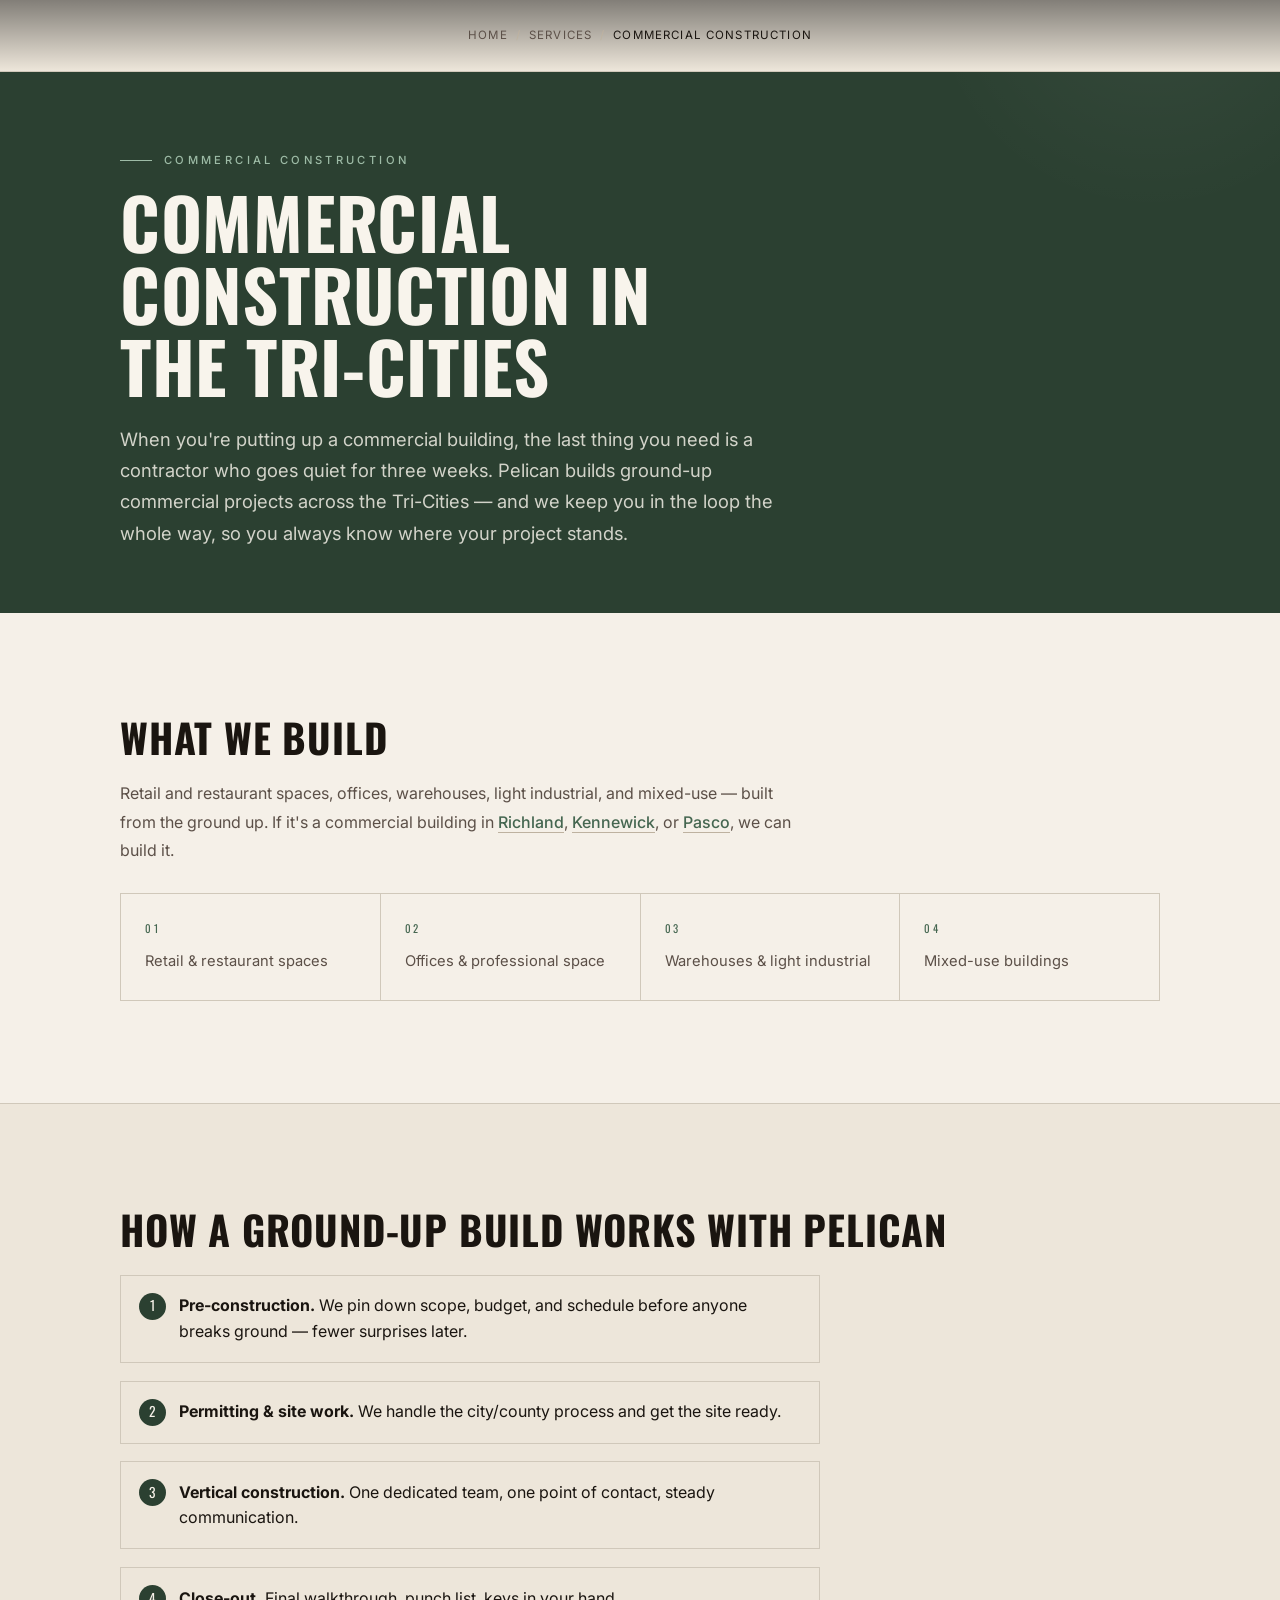
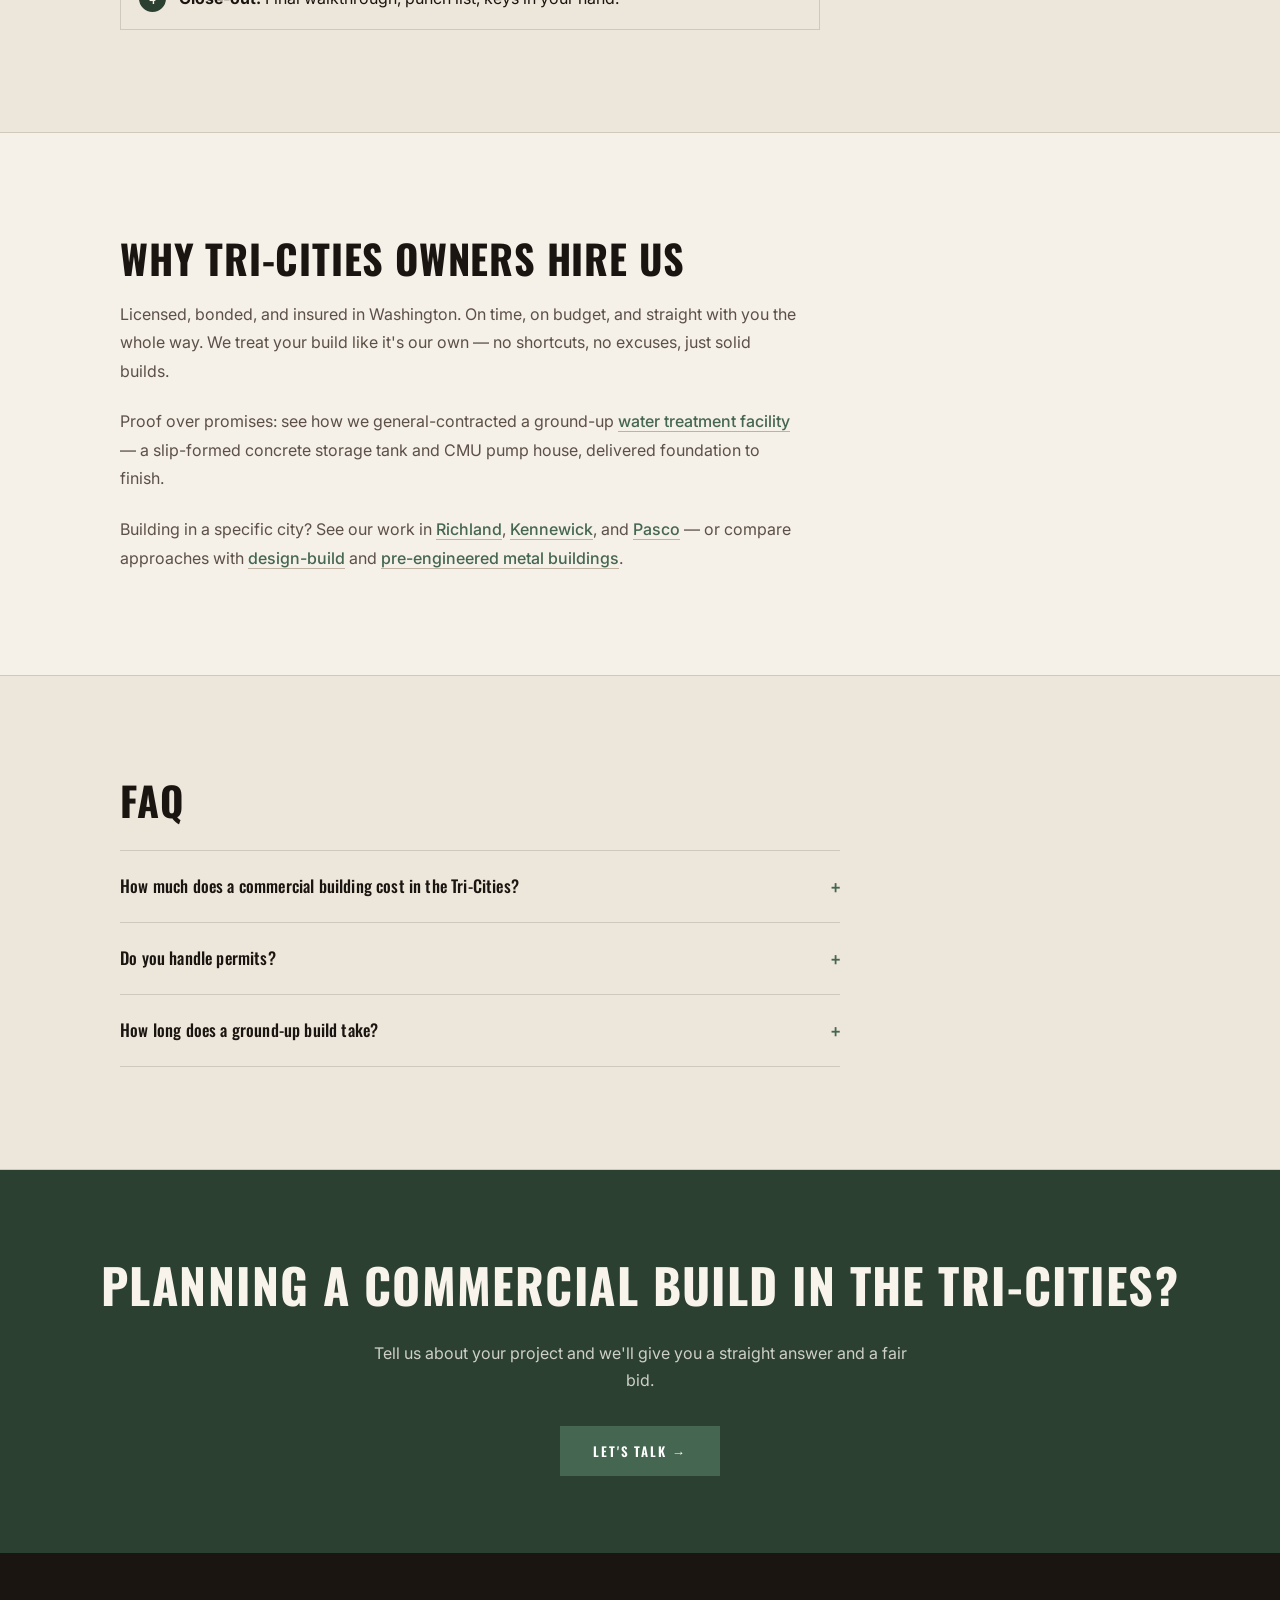
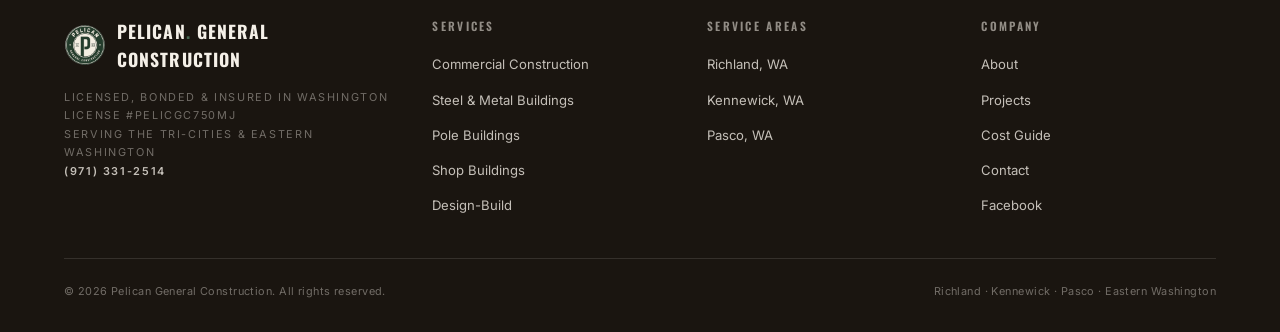
<file: services/commercial-construction/index.html>
<!DOCTYPE html>
<html lang="en">
<head>
<meta charset="UTF-8">
<meta name="viewport" content="width=device-width, initial-scale=1.0">
<title>Commercial General Contractor in the Tri-Cities | Pelican General Construction</title>
<meta name="description" content="Pelican builds commercial buildings across Richland, Kennewick & Pasco — ground-up construction done on time, on budget, and without the runaround. Get a quote.">
<link rel="canonical" href="https://www.pelicangeneralconstruction.com/services/commercial-construction">
<meta property="og:type" content="website">
<meta property="og:url" content="https://www.pelicangeneralconstruction.com/services/commercial-construction">
<meta property="og:title" content="Commercial General Contractor in the Tri-Cities | Pelican General Construction">
<meta property="og:description" content="Ground-up commercial construction across Richland, Kennewick & Pasco — on time, on budget, no runaround.">
<meta property="og:image" content="https://www.pelicangeneralconstruction.com/assets/pelican-og.jpg">
<meta property="og:site_name" content="Pelican General Construction">
<meta name="twitter:card" content="summary_large_image">
<meta name="twitter:title" content="Commercial General Contractor in the Tri-Cities | Pelican General Construction">
<meta name="twitter:image" content="https://www.pelicangeneralconstruction.com/assets/pelican-og.jpg">
<script type="application/ld+json">
{
  "@context": "https://schema.org",
  "@type": "Service",
  "serviceType": "Commercial Construction",
  "name": "Commercial Construction in the Tri-Cities",
  "description": "Ground-up commercial construction across Richland, Kennewick, and Pasco, WA — retail, restaurant, office, warehouse, light industrial, and mixed-use builds.",
  "url": "https://www.pelicangeneralconstruction.com/services/commercial-construction",
  "areaServed": [
    {"@type": "City", "name": "Richland"},
    {"@type": "City", "name": "Kennewick"},
    {"@type": "City", "name": "Pasco"},
    {"@type": "AdministrativeArea", "name": "Eastern Washington"}
  ],
  "provider": {"@id": "https://www.pelicangeneralconstruction.com/#organization"}
}
</script>
<script type="application/ld+json">
{
  "@context": "https://schema.org",
  "@type": "BreadcrumbList",
  "itemListElement": [
    {"@type": "ListItem", "position": 1, "name": "Home", "item": "https://www.pelicangeneralconstruction.com/"},
    {"@type": "ListItem", "position": 2, "name": "Services", "item": "https://www.pelicangeneralconstruction.com/#services"},
    {"@type": "ListItem", "position": 3, "name": "Commercial Construction", "item": "https://www.pelicangeneralconstruction.com/services/commercial-construction"}
  ]
}
</script>
<script type="application/ld+json">
{
  "@context": "https://schema.org",
  "@type": "FAQPage",
  "mainEntity": [
    {"@type": "Question", "name": "How much does a commercial building cost in the Tri-Cities?", "acceptedAnswer": {"@type": "Answer", "text": "It depends on size, type, and finishes. See our Tri-Cities commercial construction cost guide, then let's talk specifics for your project."}},
    {"@type": "Question", "name": "Do you handle permits?", "acceptedAnswer": {"@type": "Answer", "text": "Yes — we manage permitting start to finish, including the city and county process."}},
    {"@type": "Question", "name": "How long does a ground-up build take?", "acceptedAnswer": {"@type": "Answer", "text": "It varies by scope. You get a real schedule in pre-construction, before anyone breaks ground."}}
  ]
}
</script>
<link rel="icon" type="image/x-icon" href="/assets/favicon.ico">
<link rel="icon" type="image/png" sizes="32x32" href="/assets/favicon-32x32.png">
<link rel="icon" type="image/png" sizes="16x16" href="/assets/favicon-16x16.png">
<link rel="apple-touch-icon" sizes="180x180" href="/assets/apple-touch-icon.png">
<link rel="manifest" href="/site.webmanifest">
<link rel="preconnect" href="https://fonts.googleapis.com">
<link rel="preconnect" href="https://fonts.gstatic.com" crossorigin>
<link href="https://fonts.googleapis.com/css2?family=Oswald:wght@400;500;600;700&family=Inter:wght@300;400;500;600&display=swap" rel="stylesheet">
<link rel="stylesheet" href="/assets/site.css">
</head>
<body>

<nav id="nav" role="navigation" aria-label="Main navigation">
  <a href="/" class="nav-logo" aria-label="Pelican General Construction home">
    <img src="/assets/pelican-badge.png" alt="Pelican General Construction" class="nav-badge" width="54" height="54">
    <span class="nav-wordmark"><span class="nav-wm-1">Pelican</span><span class="nav-wm-2">General Construction</span></span>
  </a>
  <ul class="nav-links" id="nav-links" role="list">
    <li><a href="/#services">Services</a></li>
    <li><a href="/projects">Projects</a></li>
    <li><a href="/#about">About</a></li>
    <li><a href="tel:9713312514" class="nav-phone">(971) 331-2514</a></li>
    <li><a href="/#contact" class="btn-quote">Get a Quote</a></li>
  </ul>
  <a href="tel:9713312514" class="nav-phone-m">(971) 331-2514</a>
  <button class="nav-burger" id="burger" aria-label="Toggle navigation" aria-expanded="false"><span></span><span></span><span></span></button>
</nav>

<header class="page-hero">
  <div class="wrap">
    <p class="page-eyebrow">Commercial Construction</p>
    <h1>Commercial Construction in the Tri-Cities</h1>
    <p class="lead">When you're putting up a commercial building, the last thing you need is a contractor who goes quiet for three weeks. Pelican builds ground-up commercial projects across the Tri-Cities — and we keep you in the loop the whole way, so you always know where your project stands.</p>
  </div>
</header>

<nav class="crumbs" aria-label="Breadcrumb">
  <ol>
    <li><a href="/">Home</a></li>
    <li><a href="/#services">Services</a></li>
    <li aria-current="page">Commercial Construction</li>
  </ol>
</nav>

<main>
<section class="section">
  <div class="wrap">
    <h2>What we build</h2>
    <p>Retail and restaurant spaces, offices, warehouses, light industrial, and mixed-use — built from the ground up. If it's a commercial building in <a class="inline" href="/tri-cities/richland">Richland</a>, <a class="inline" href="/tri-cities/kennewick">Kennewick</a>, or <a class="inline" href="/tri-cities/pasco">Pasco</a>, we can build it.</p>
    <div class="tiles">
      <div class="tile"><p class="num">01</p><p>Retail &amp; restaurant spaces</p></div>
      <div class="tile"><p class="num">02</p><p>Offices &amp; professional space</p></div>
      <div class="tile"><p class="num">03</p><p>Warehouses &amp; light industrial</p></div>
      <div class="tile"><p class="num">04</p><p>Mixed-use buildings</p></div>
    </div>
  </div>
</section>

<section class="section section--surface">
  <div class="wrap">
    <h2>How a ground-up build works with Pelican</h2>
    <ol class="steps">
      <li><strong>Pre-construction.</strong> We pin down scope, budget, and schedule before anyone breaks ground — fewer surprises later.</li>
      <li><strong>Permitting &amp; site work.</strong> We handle the city/county process and get the site ready.</li>
      <li><strong>Vertical construction.</strong> One dedicated team, one point of contact, steady communication.</li>
      <li><strong>Close-out.</strong> Final walkthrough, punch list, keys in your hand.</li>
    </ol>
  </div>
</section>

<section class="section">
  <div class="wrap">
    <h2>Why Tri-Cities owners hire us</h2>
    <p>Licensed, bonded, and insured in Washington. On time, on budget, and straight with you the whole way. We treat your build like it's our own — no shortcuts, no excuses, just solid builds.</p>
    <p style="margin-top:1.4rem">Proof over promises: see how we general-contracted a ground-up <a class="inline" href="/projects/water-treatment-facility">water treatment facility</a> — a slip-formed concrete storage tank and CMU pump house, delivered foundation to finish.</p>
    <p style="margin-top:1.4rem">Building in a specific city? See our work in <a class="inline" href="/tri-cities/richland">Richland</a>, <a class="inline" href="/tri-cities/kennewick">Kennewick</a>, and <a class="inline" href="/tri-cities/pasco">Pasco</a> — or compare approaches with <a class="inline" href="/services/design-build">design-build</a> and <a class="inline" href="/services/metal-buildings">pre-engineered metal buildings</a>.</p>
  </div>
</section>

<section class="section section--surface">
  <div class="wrap">
    <h2>FAQ</h2>
    <div class="faq">
      <details><summary>How much does a commercial building cost in the Tri-Cities?</summary><div class="faq-a">It depends on size, type, and finishes — see our <a href="/resources/commercial-construction-cost-tri-cities">Tri-Cities commercial construction cost guide</a>, then let's talk specifics.</div></details>
      <details><summary>Do you handle permits?</summary><div class="faq-a">Yes — we manage permitting start to finish.</div></details>
      <details><summary>How long does a ground-up build take?</summary><div class="faq-a">Varies by scope; you get a real schedule in pre-construction.</div></details>
    </div>
  </div>
</section>

<section class="cta">
  <h2>Planning a commercial build in the Tri-Cities?</h2>
  <p>Tell us about your project and we'll give you a straight answer and a fair bid.</p>
  <a href="/#contact" class="btn-p">Let's Talk &rarr;</a>
</section>

</main>

<footer class="site-footer">
  <div class="footer-grid">
    <div class="footer-brand">
      <div class="f-logo"><img src="/assets/pelican-badge.png" alt="" class="f-badge" width="42" height="42"><span class="f-logo-txt">Pelican<span>.</span> General Construction</span></div>
      <p class="f-lic">Licensed, bonded &amp; insured in Washington<br>License #PELICGC750MJ<br>Serving the Tri-Cities &amp; Eastern Washington<br><a href="tel:9713312514" class="f-tel">(971) 331-2514</a></p>
    </div>
    <div class="footer-col">
      <h4>Services</h4>
      <ul>
        <li><a href="/services/commercial-construction">Commercial Construction</a></li>
        <li><a href="/services/metal-buildings">Steel &amp; Metal Buildings</a></li>
        <li><a href="/services/pole-buildings">Pole Buildings</a></li>
        <li><a href="/services/shop-buildings">Shop Buildings</a></li>
        <li><a href="/services/design-build">Design-Build</a></li>
      </ul>
    </div>
    <div class="footer-col">
      <h4>Service Areas</h4>
      <ul>
        <li><a href="/tri-cities/richland">Richland, WA</a></li>
        <li><a href="/tri-cities/kennewick">Kennewick, WA</a></li>
        <li><a href="/tri-cities/pasco">Pasco, WA</a></li>
      </ul>
    </div>
    <div class="footer-col">
      <h4>Company</h4>
      <ul>
        <li><a href="/#about">About</a></li>
        <li><a href="/projects">Projects</a></li>
        <li><a href="/resources/commercial-construction-cost-tri-cities">Cost Guide</a></li>
        <li><a href="/#contact">Contact</a></li>
        <li><a href="https://www.facebook.com/profile.php?id=61578110233521" target="_blank" rel="noopener">Facebook</a></li>
      </ul>
    </div>
  </div>
  <div class="footer-bottom">
    <p>&copy; 2026 Pelican General Construction. All rights reserved.</p>
    <p>Richland &middot; Kennewick &middot; Pasco &middot; Eastern Washington</p>
  </div>
</footer>
<script src="/assets/site.js" defer></script>

</body>
</html>
</file>
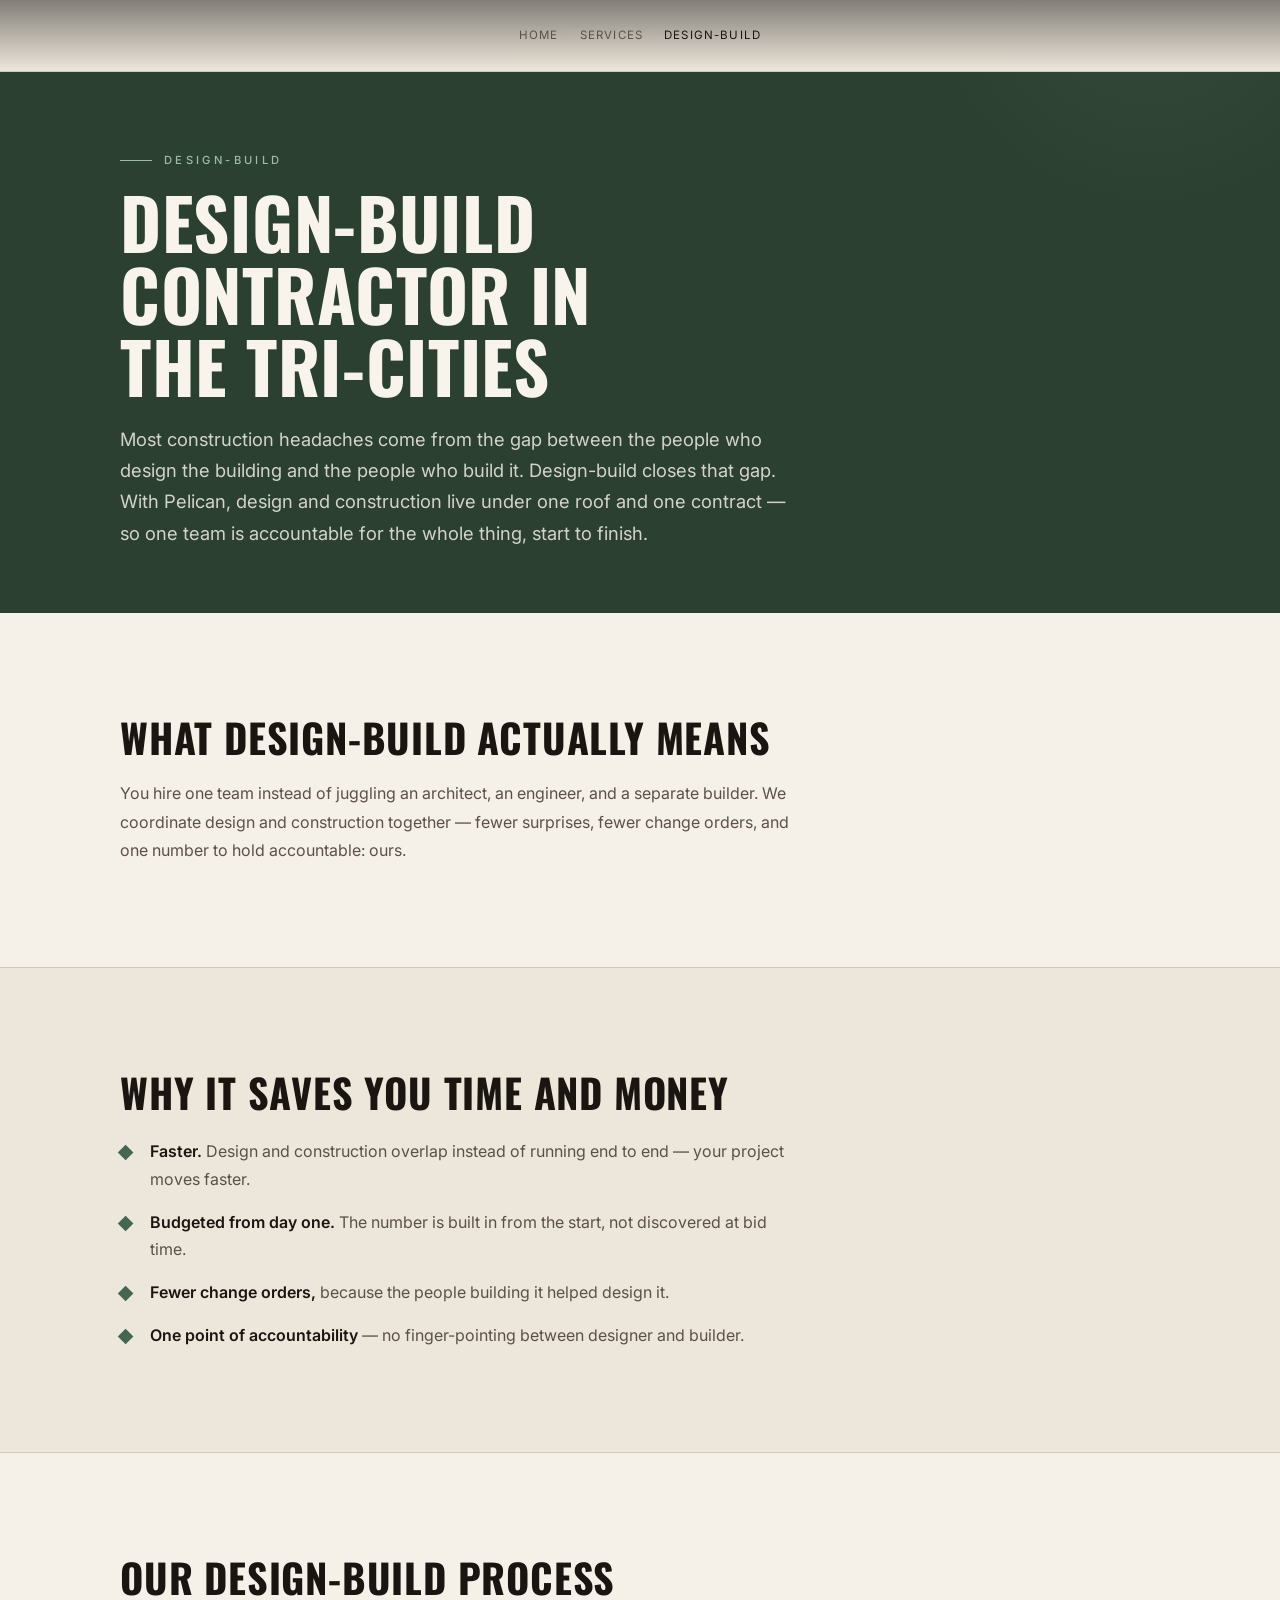
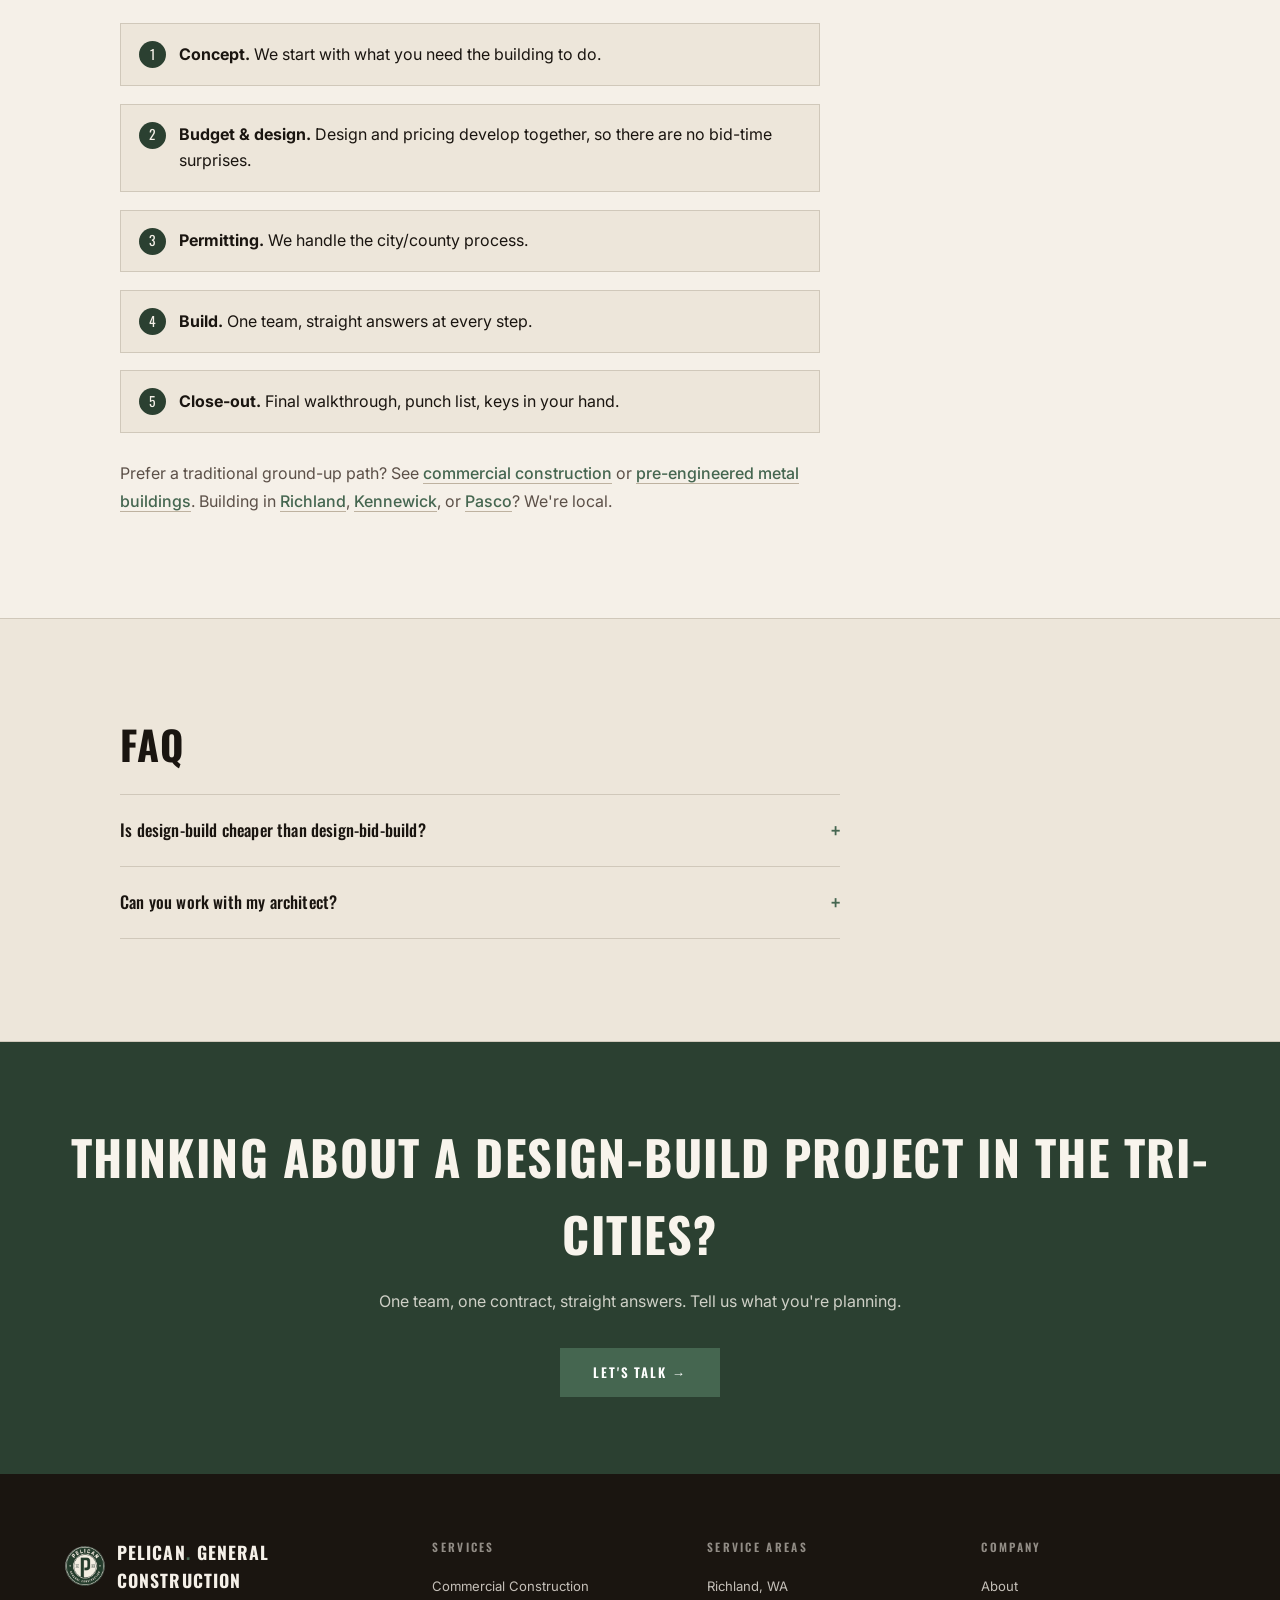
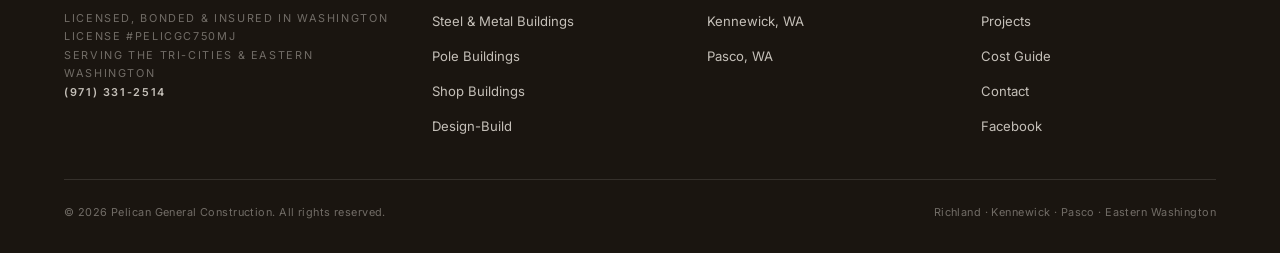
<file: services/design-build/index.html>
<!DOCTYPE html>
<html lang="en">
<head>
<meta charset="UTF-8">
<meta name="viewport" content="width=device-width, initial-scale=1.0">
<title>Design-Build Construction in the Tri-Cities | Pelican General Construction</title>
<meta name="description" content="One team, one contract, from concept to keys. Pelican's design-build service keeps your Tri-Cities project faster, simpler, and on budget. Let's talk.">
<link rel="canonical" href="https://www.pelicangeneralconstruction.com/services/design-build">
<meta property="og:type" content="website">
<meta property="og:url" content="https://www.pelicangeneralconstruction.com/services/design-build">
<meta property="og:title" content="Design-Build Construction in the Tri-Cities | Pelican General Construction">
<meta property="og:description" content="One team, one contract, from concept to keys. Faster, simpler, on budget across the Tri-Cities.">
<meta property="og:image" content="https://www.pelicangeneralconstruction.com/assets/pelican-og.jpg">
<meta property="og:site_name" content="Pelican General Construction">
<meta name="twitter:card" content="summary_large_image">
<meta name="twitter:title" content="Design-Build Construction in the Tri-Cities | Pelican General Construction">
<meta name="twitter:image" content="https://www.pelicangeneralconstruction.com/assets/pelican-og.jpg">
<script type="application/ld+json">
{
  "@context": "https://schema.org",
  "@type": "Service",
  "serviceType": "Design-Build Construction",
  "name": "Design-Build Contractor in the Tri-Cities",
  "description": "Design-build construction across Richland, Kennewick, and Pasco, WA — one team and one contract from concept to keys, with budget built in from day one.",
  "url": "https://www.pelicangeneralconstruction.com/services/design-build",
  "areaServed": [
    {"@type": "City", "name": "Richland"},
    {"@type": "City", "name": "Kennewick"},
    {"@type": "City", "name": "Pasco"},
    {"@type": "AdministrativeArea", "name": "Eastern Washington"}
  ],
  "provider": {"@id": "https://www.pelicangeneralconstruction.com/#organization"}
}
</script>
<script type="application/ld+json">
{
  "@context": "https://schema.org",
  "@type": "BreadcrumbList",
  "itemListElement": [
    {"@type": "ListItem", "position": 1, "name": "Home", "item": "https://www.pelicangeneralconstruction.com/"},
    {"@type": "ListItem", "position": 2, "name": "Services", "item": "https://www.pelicangeneralconstruction.com/#services"},
    {"@type": "ListItem", "position": 3, "name": "Design-Build", "item": "https://www.pelicangeneralconstruction.com/services/design-build"}
  ]
}
</script>
<script type="application/ld+json">
{
  "@context": "https://schema.org",
  "@type": "FAQPage",
  "mainEntity": [
    {"@type": "Question", "name": "Is design-build cheaper than design-bid-build?", "acceptedAnswer": {"@type": "Answer", "text": "Often — it cuts change orders and overlap delays. The bigger win is fewer surprises."}},
    {"@type": "Question", "name": "Can you work with my architect?", "acceptedAnswer": {"@type": "Answer", "text": "Yes — we can lead design-build in-house or partner with your designer."}}
  ]
}
</script>
<link rel="icon" type="image/x-icon" href="/assets/favicon.ico">
<link rel="icon" type="image/png" sizes="32x32" href="/assets/favicon-32x32.png">
<link rel="icon" type="image/png" sizes="16x16" href="/assets/favicon-16x16.png">
<link rel="apple-touch-icon" sizes="180x180" href="/assets/apple-touch-icon.png">
<link rel="manifest" href="/site.webmanifest">
<link rel="preconnect" href="https://fonts.googleapis.com">
<link rel="preconnect" href="https://fonts.gstatic.com" crossorigin>
<link href="https://fonts.googleapis.com/css2?family=Oswald:wght@400;500;600;700&family=Inter:wght@300;400;500;600&display=swap" rel="stylesheet">
<link rel="stylesheet" href="/assets/site.css">
</head>
<body>

<nav id="nav" role="navigation" aria-label="Main navigation">
  <a href="/" class="nav-logo" aria-label="Pelican General Construction home">
    <img src="/assets/pelican-badge.png" alt="Pelican General Construction" class="nav-badge" width="54" height="54">
    <span class="nav-wordmark"><span class="nav-wm-1">Pelican</span><span class="nav-wm-2">General Construction</span></span>
  </a>
  <ul class="nav-links" id="nav-links" role="list">
    <li><a href="/#services">Services</a></li>
    <li><a href="/projects">Projects</a></li>
    <li><a href="/#about">About</a></li>
    <li><a href="tel:9713312514" class="nav-phone">(971) 331-2514</a></li>
    <li><a href="/#contact" class="btn-quote">Get a Quote</a></li>
  </ul>
  <a href="tel:9713312514" class="nav-phone-m">(971) 331-2514</a>
  <button class="nav-burger" id="burger" aria-label="Toggle navigation" aria-expanded="false"><span></span><span></span><span></span></button>
</nav>

<header class="page-hero">
  <div class="wrap">
    <p class="page-eyebrow">Design-Build</p>
    <h1>Design-Build Contractor in the Tri-Cities</h1>
    <p class="lead">Most construction headaches come from the gap between the people who design the building and the people who build it. Design-build closes that gap. With Pelican, design and construction live under one roof and one contract — so one team is accountable for the whole thing, start to finish.</p>
  </div>
</header>

<nav class="crumbs" aria-label="Breadcrumb">
  <ol>
    <li><a href="/">Home</a></li>
    <li><a href="/#services">Services</a></li>
    <li aria-current="page">Design-Build</li>
  </ol>
</nav>

<main>
<section class="section">
  <div class="wrap">
    <h2>What design-build actually means</h2>
    <p>You hire one team instead of juggling an architect, an engineer, and a separate builder. We coordinate design and construction together — fewer surprises, fewer change orders, and one number to hold accountable: ours.</p>
  </div>
</section>

<section class="section section--surface">
  <div class="wrap">
    <h2>Why it saves you time and money</h2>
    <ul class="feature-list">
      <li><strong>Faster.</strong> Design and construction overlap instead of running end to end — your project moves faster.</li>
      <li><strong>Budgeted from day one.</strong> The number is built in from the start, not discovered at bid time.</li>
      <li><strong>Fewer change orders,</strong> because the people building it helped design it.</li>
      <li><strong>One point of accountability</strong> — no finger-pointing between designer and builder.</li>
    </ul>
  </div>
</section>

<section class="section">
  <div class="wrap">
    <h2>Our design-build process</h2>
    <ol class="steps">
      <li><strong>Concept.</strong> We start with what you need the building to do.</li>
      <li><strong>Budget &amp; design.</strong> Design and pricing develop together, so there are no bid-time surprises.</li>
      <li><strong>Permitting.</strong> We handle the city/county process.</li>
      <li><strong>Build.</strong> One team, straight answers at every step.</li>
      <li><strong>Close-out.</strong> Final walkthrough, punch list, keys in your hand.</li>
    </ol>
    <p style="margin-top:1.6rem">Prefer a traditional ground-up path? See <a class="inline" href="/services/commercial-construction">commercial construction</a> or <a class="inline" href="/services/metal-buildings">pre-engineered metal buildings</a>. Building in <a class="inline" href="/tri-cities/richland">Richland</a>, <a class="inline" href="/tri-cities/kennewick">Kennewick</a>, or <a class="inline" href="/tri-cities/pasco">Pasco</a>? We're local.</p>
  </div>
</section>

<section class="section section--surface">
  <div class="wrap">
    <h2>FAQ</h2>
    <div class="faq">
      <details><summary>Is design-build cheaper than design-bid-build?</summary><div class="faq-a">Often — it cuts change orders and overlap delays. The bigger win is fewer surprises.</div></details>
      <details><summary>Can you work with my architect?</summary><div class="faq-a">Yes — we can lead design-build in-house or partner with your designer.</div></details>
    </div>
  </div>
</section>

<section class="cta">
  <h2>Thinking about a design-build project in the Tri-Cities?</h2>
  <p>One team, one contract, straight answers. Tell us what you're planning.</p>
  <a href="/#contact" class="btn-p">Let's Talk &rarr;</a>
</section>

</main>

<footer class="site-footer">
  <div class="footer-grid">
    <div class="footer-brand">
      <div class="f-logo"><img src="/assets/pelican-badge.png" alt="" class="f-badge" width="42" height="42"><span class="f-logo-txt">Pelican<span>.</span> General Construction</span></div>
      <p class="f-lic">Licensed, bonded &amp; insured in Washington<br>License #PELICGC750MJ<br>Serving the Tri-Cities &amp; Eastern Washington<br><a href="tel:9713312514" class="f-tel">(971) 331-2514</a></p>
    </div>
    <div class="footer-col">
      <h4>Services</h4>
      <ul>
        <li><a href="/services/commercial-construction">Commercial Construction</a></li>
        <li><a href="/services/metal-buildings">Steel &amp; Metal Buildings</a></li>
        <li><a href="/services/pole-buildings">Pole Buildings</a></li>
        <li><a href="/services/shop-buildings">Shop Buildings</a></li>
        <li><a href="/services/design-build">Design-Build</a></li>
      </ul>
    </div>
    <div class="footer-col">
      <h4>Service Areas</h4>
      <ul>
        <li><a href="/tri-cities/richland">Richland, WA</a></li>
        <li><a href="/tri-cities/kennewick">Kennewick, WA</a></li>
        <li><a href="/tri-cities/pasco">Pasco, WA</a></li>
      </ul>
    </div>
    <div class="footer-col">
      <h4>Company</h4>
      <ul>
        <li><a href="/#about">About</a></li>
        <li><a href="/projects">Projects</a></li>
        <li><a href="/resources/commercial-construction-cost-tri-cities">Cost Guide</a></li>
        <li><a href="/#contact">Contact</a></li>
        <li><a href="https://www.facebook.com/profile.php?id=61578110233521" target="_blank" rel="noopener">Facebook</a></li>
      </ul>
    </div>
  </div>
  <div class="footer-bottom">
    <p>&copy; 2026 Pelican General Construction. All rights reserved.</p>
    <p>Richland &middot; Kennewick &middot; Pasco &middot; Eastern Washington</p>
  </div>
</footer>
<script src="/assets/site.js" defer></script>

</body>
</html>
</file>
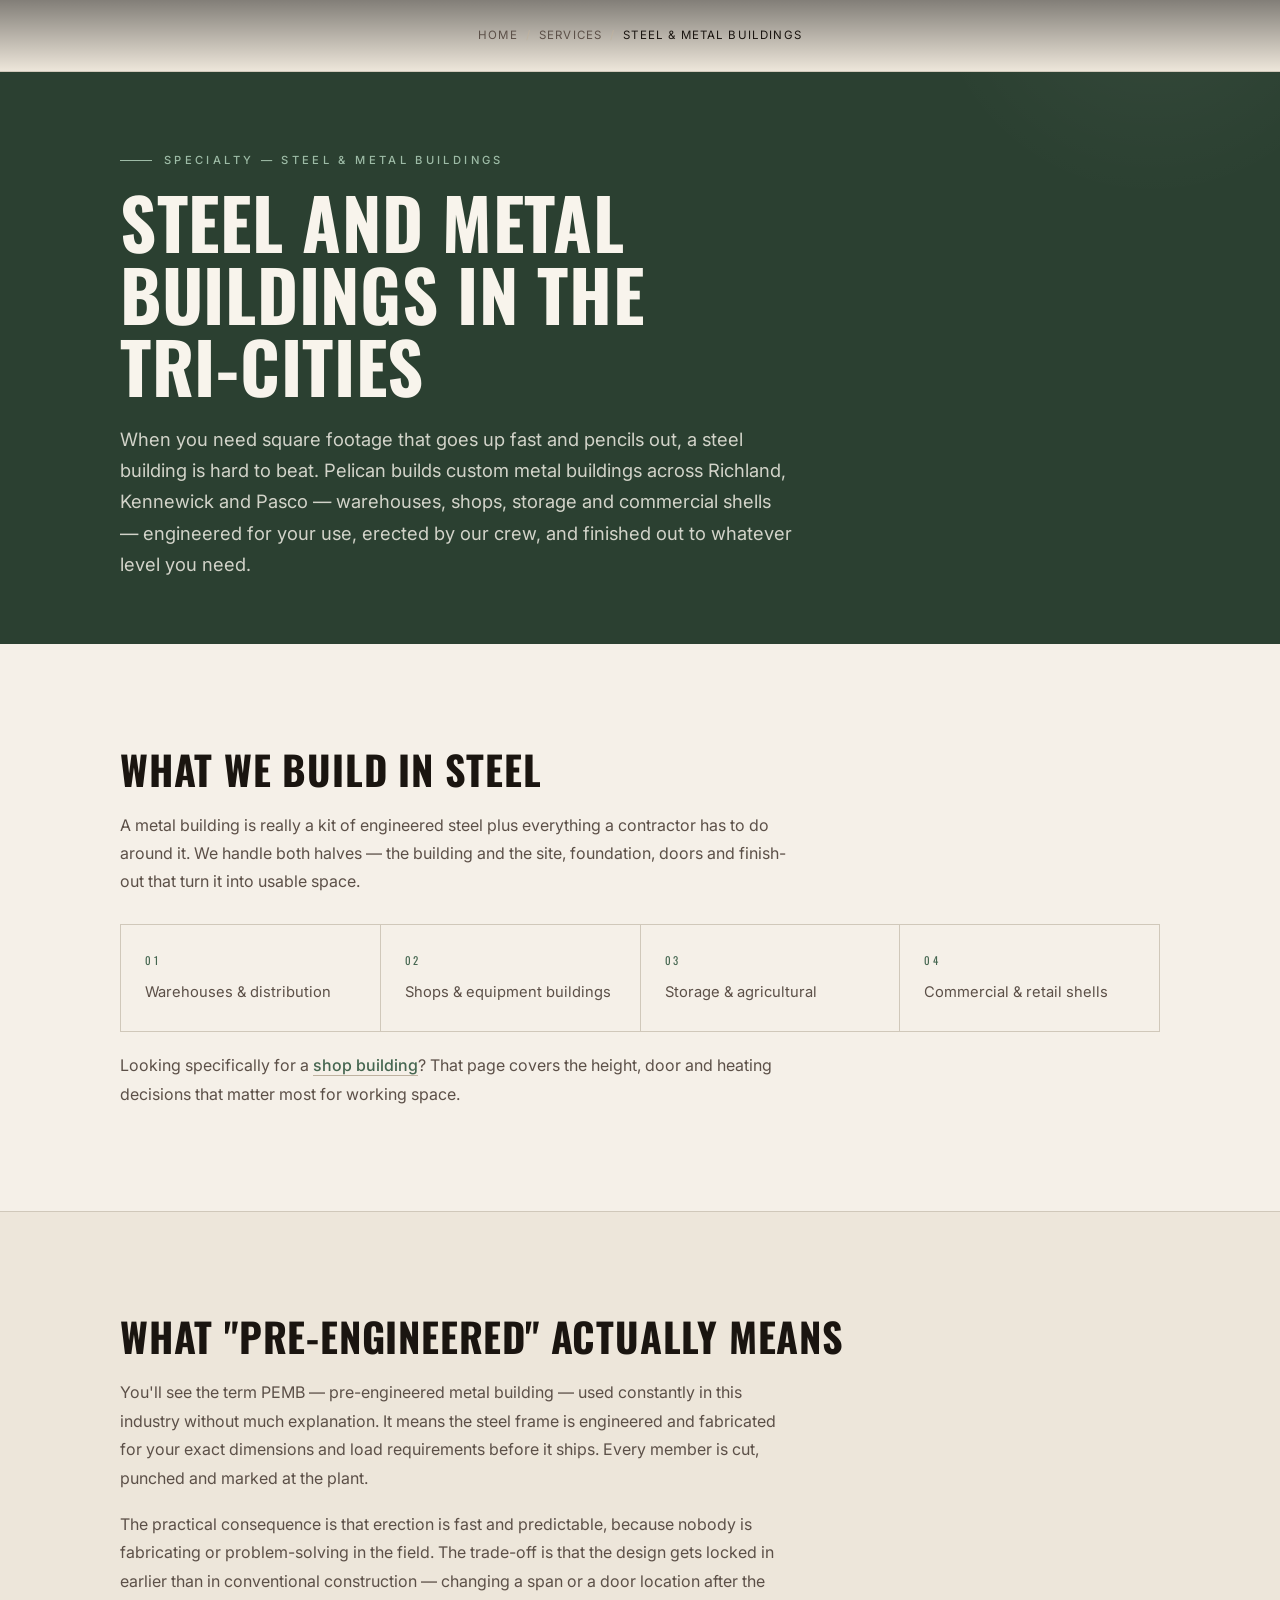
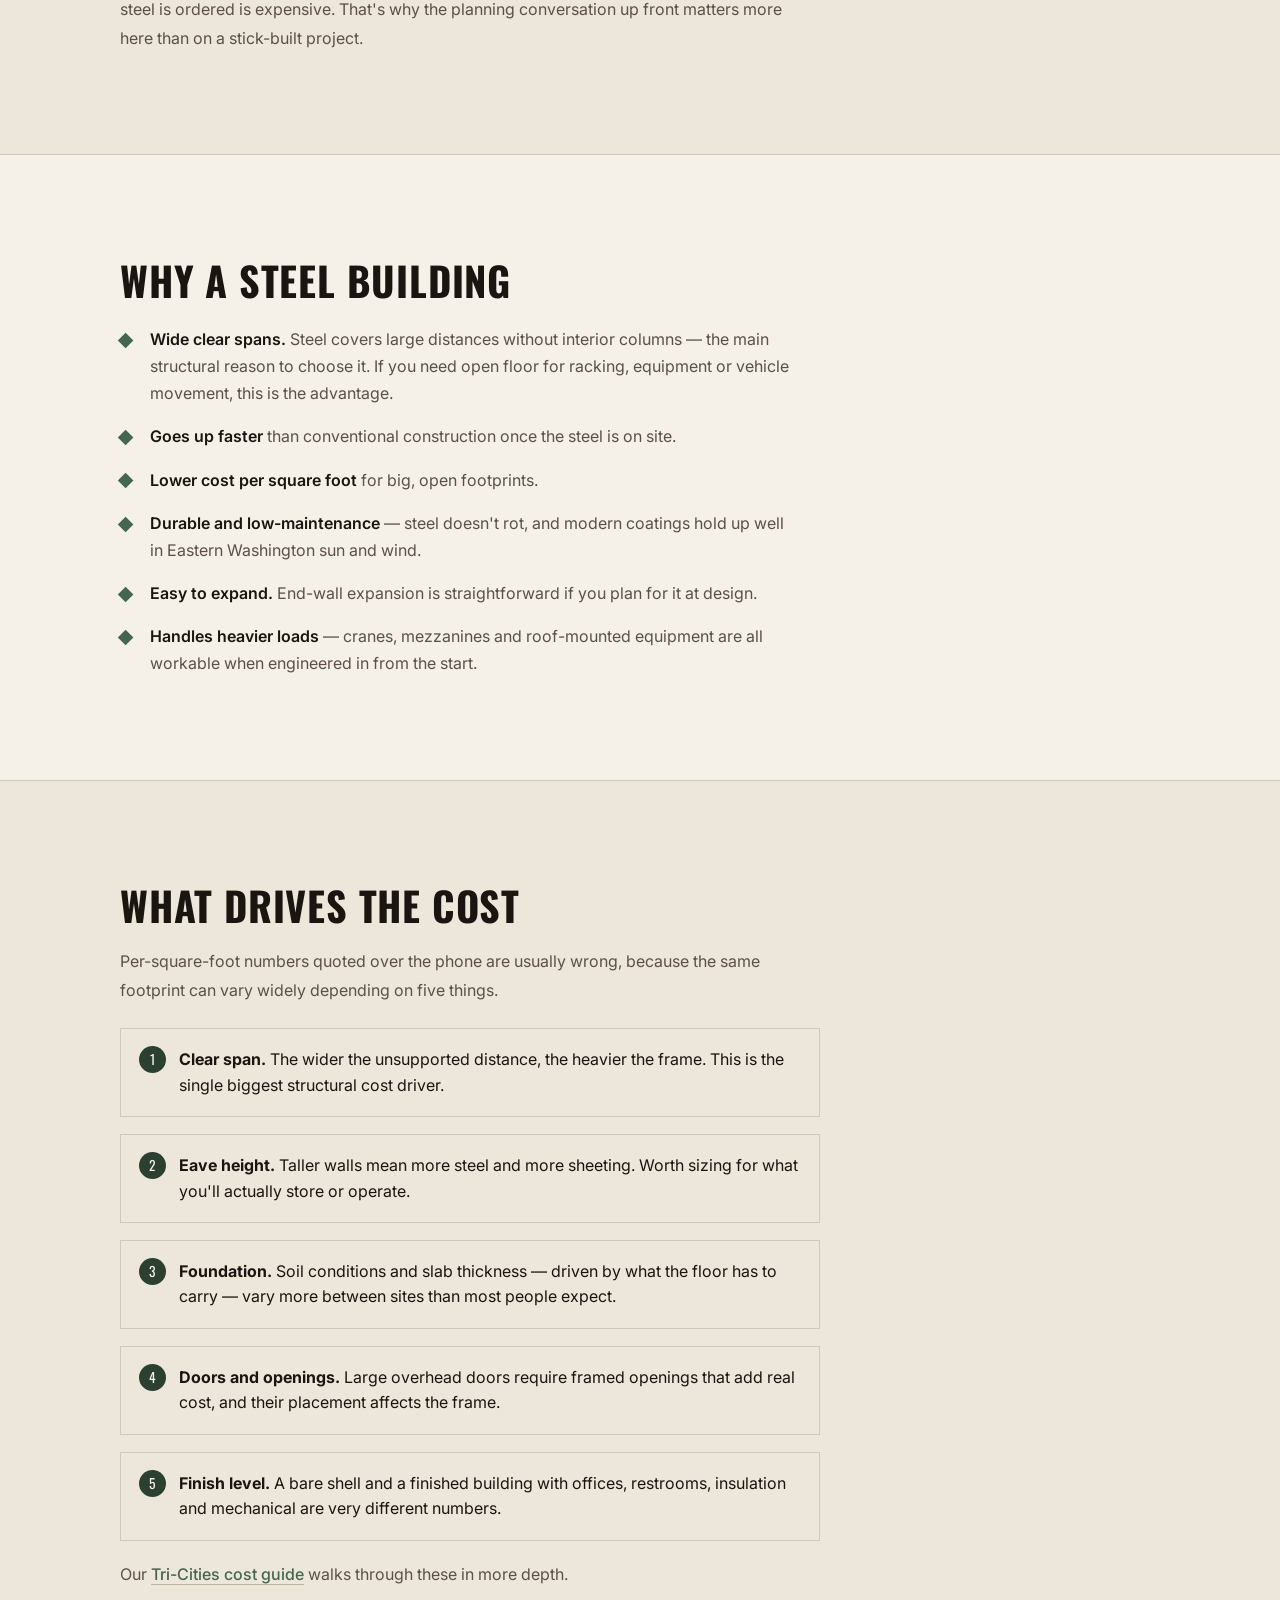
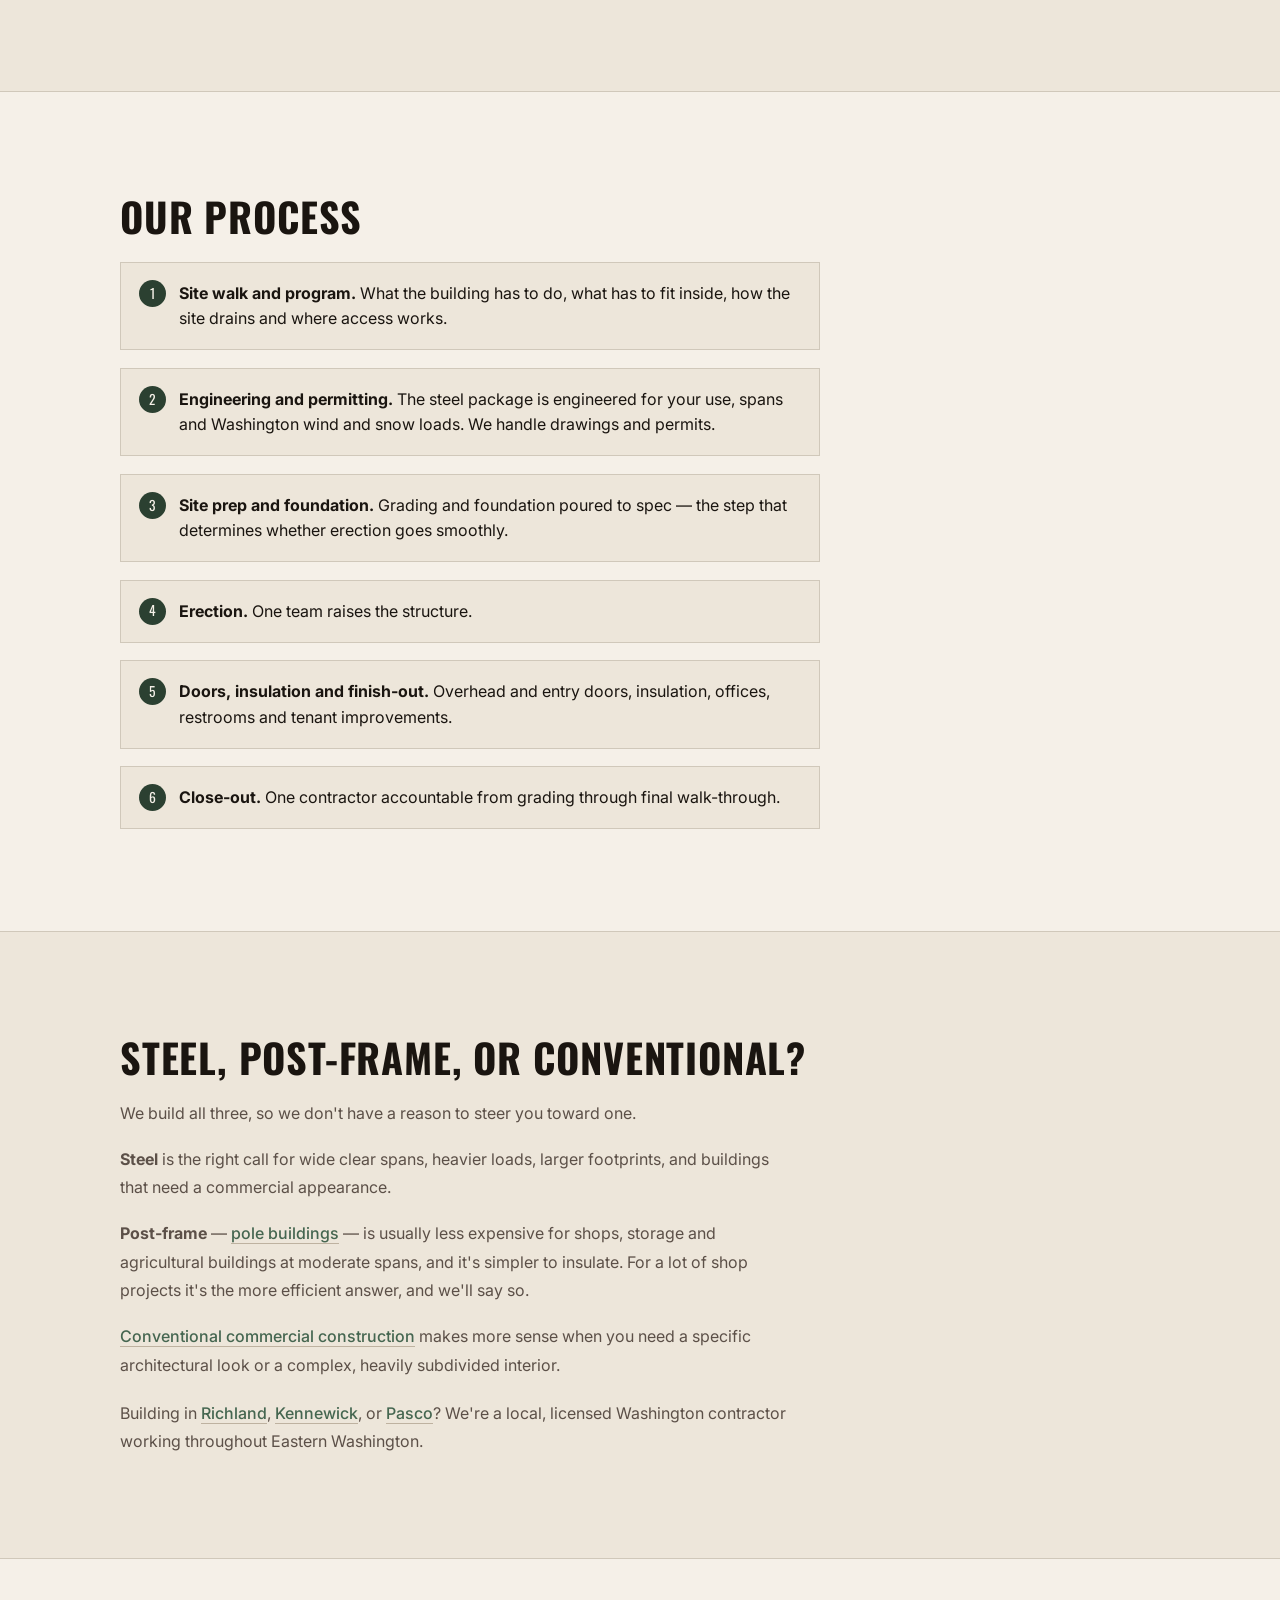
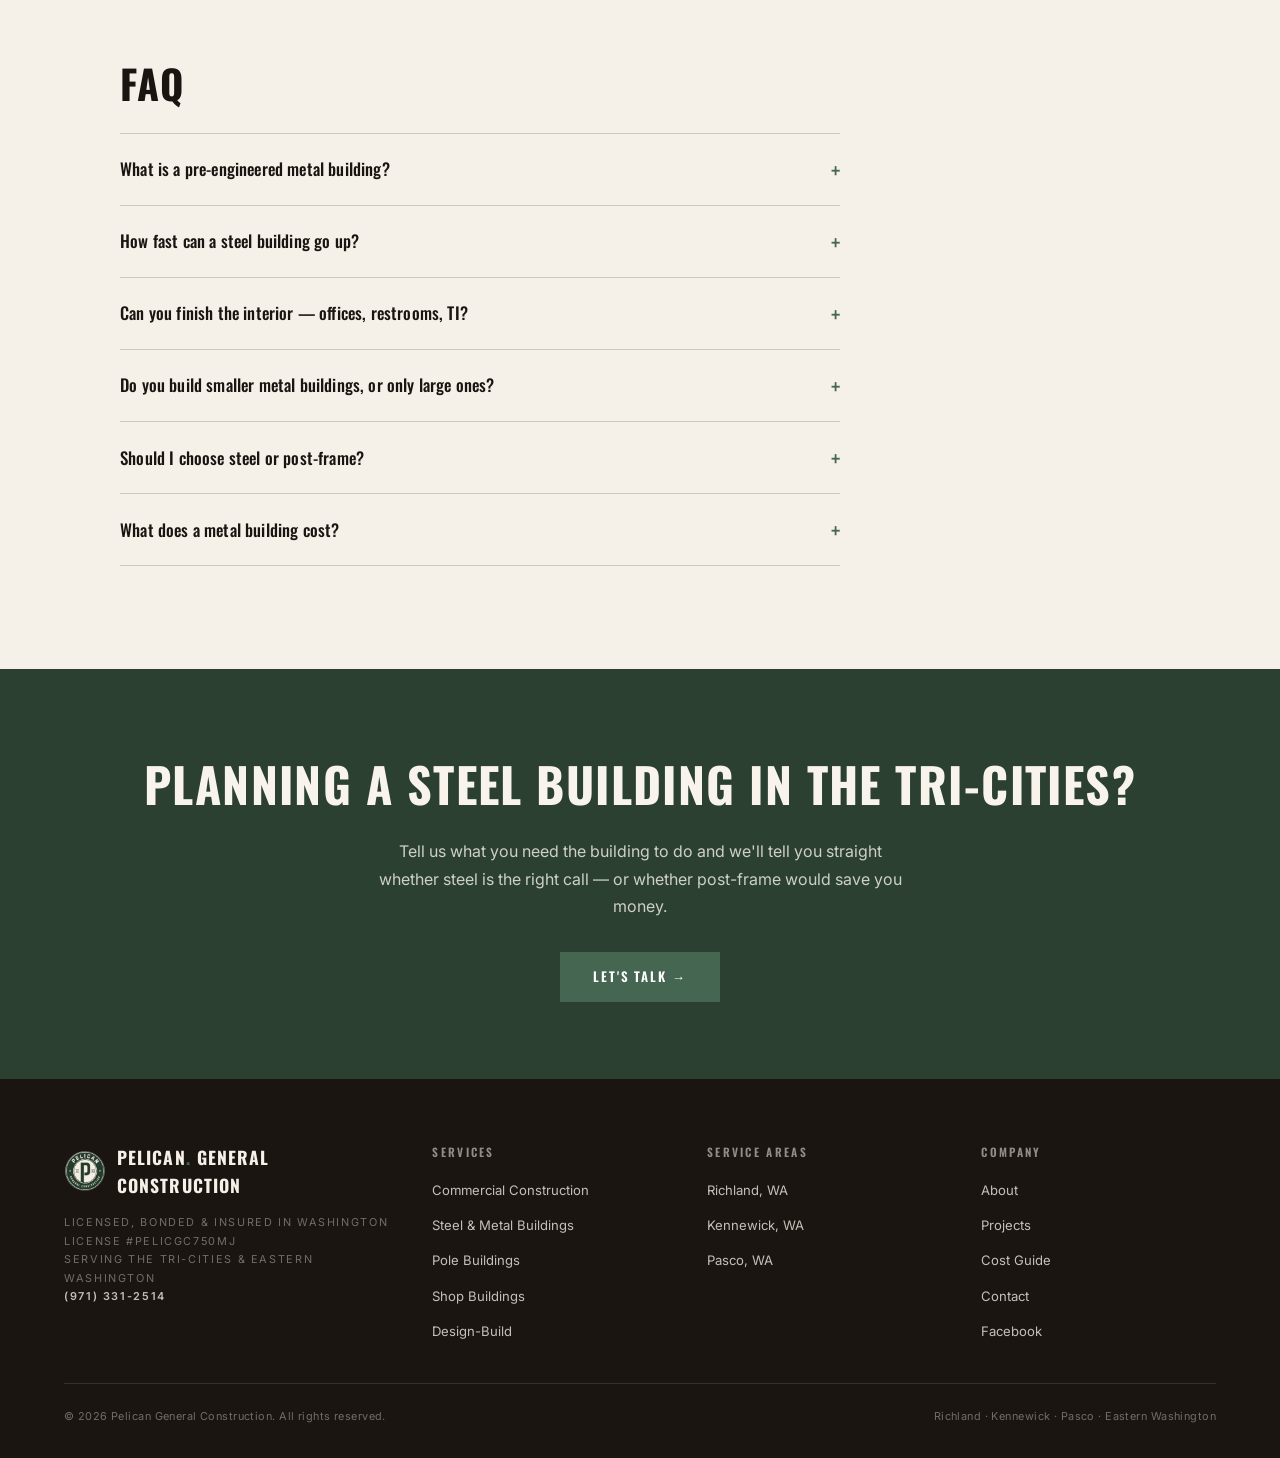
<file: services/metal-buildings/index.html>
<!DOCTYPE html>
<html lang="en">
<head>
<meta charset="UTF-8">
<meta name="viewport" content="width=device-width, initial-scale=1.0">
<title>Steel &amp; Metal Building Contractor in the Tri-Cities | Pelican General Construction</title>
<meta name="description" content="Steel and metal buildings in Richland, Kennewick and Pasco — warehouses, shops, storage and commercial shells. Engineered, erected and finished out.">
<link rel="canonical" href="https://www.pelicangeneralconstruction.com/services/metal-buildings">
<meta property="og:type" content="website">
<meta property="og:url" content="https://www.pelicangeneralconstruction.com/services/metal-buildings">
<meta property="og:title" content="Steel &amp; Metal Building Contractor in the Tri-Cities | Pelican General Construction">
<meta property="og:description" content="Steel and metal buildings across the Tri-Cities — warehouses, shops, storage and commercial shells, engineered and finished out.">
<meta property="og:image" content="https://www.pelicangeneralconstruction.com/assets/pelican-og.jpg">
<meta property="og:site_name" content="Pelican General Construction">
<meta name="twitter:card" content="summary_large_image">
<meta name="twitter:title" content="Steel &amp; Metal Building Contractor in the Tri-Cities | Pelican General Construction">
<meta name="twitter:image" content="https://www.pelicangeneralconstruction.com/assets/pelican-og.jpg">
<script type="application/ld+json">
{
  "@context": "https://schema.org",
  "@type": "Service",
  "serviceType": "Steel and Metal Building Construction",
  "name": "Steel and Metal Buildings in the Tri-Cities",
  "description": "Steel and pre-engineered metal building (PEMB) construction across Richland, Kennewick, and Pasco, WA — warehouses, shops, distribution and storage, agricultural and equipment buildings, and commercial steel shells, engineered, erected, and finished out.",
  "url": "https://www.pelicangeneralconstruction.com/services/metal-buildings",
  "areaServed": [
    {"@type": "City", "name": "Richland"},
    {"@type": "City", "name": "Kennewick"},
    {"@type": "City", "name": "Pasco"},
    {"@type": "AdministrativeArea", "name": "Eastern Washington"}
  ],
  "provider": {"@id": "https://www.pelicangeneralconstruction.com/#organization"}
}
</script>
<script type="application/ld+json">
{
  "@context": "https://schema.org",
  "@type": "BreadcrumbList",
  "itemListElement": [
    {"@type": "ListItem", "position": 1, "name": "Home", "item": "https://www.pelicangeneralconstruction.com/"},
    {"@type": "ListItem", "position": 2, "name": "Services", "item": "https://www.pelicangeneralconstruction.com/#services"},
    {"@type": "ListItem", "position": 3, "name": "Steel & Metal Buildings", "item": "https://www.pelicangeneralconstruction.com/services/metal-buildings"}
  ]
}
</script>
<script type="application/ld+json">
{
  "@context": "https://schema.org",
  "@type": "FAQPage",
  "mainEntity": [
    {"@type": "Question", "name": "What is a pre-engineered metal building?", "acceptedAnswer": {"@type": "Answer", "text": "A steel building whose frame is engineered and fabricated for your specific dimensions and loads before it arrives on site. Because the steel is cut and punched at the plant, erection is fast and predictable compared with conventional construction."}},
    {"@type": "Question", "name": "How fast can a steel building go up?", "acceptedAnswer": {"@type": "Answer", "text": "The structure itself erects quickly. In practice the schedule is driven by steel lead time, permitting and foundation work rather than by erection, and we'll give you a real timeline after a site review."}},
    {"@type": "Question", "name": "Can you finish the interior — offices, restrooms, tenant improvements?", "acceptedAnswer": {"@type": "Answer", "text": "Yes. We build the shell and finish it out. A steel shell with finished office space, restrooms and mechanical is one of the most common configurations we deliver."}},
    {"@type": "Question", "name": "Steel building or post-frame?", "acceptedAnswer": {"@type": "Answer", "text": "Steel wins on wide clear spans, heavy loads and commercial appearance. Post-frame is usually less expensive for shops, storage and agricultural buildings at moderate spans. We'll tell you which fits your project rather than defaulting to one."}},
    {"@type": "Question", "name": "What does a metal building cost?", "acceptedAnswer": {"@type": "Answer", "text": "Cost is driven by span, eave height, foundation, doors and how much of the interior gets finished. Our Tri-Cities cost guide explains the drivers, and we'll price your specific building after a site walk."}}
  ]
}
</script>
<link rel="icon" type="image/x-icon" href="/assets/favicon.ico">
<link rel="icon" type="image/png" sizes="32x32" href="/assets/favicon-32x32.png">
<link rel="icon" type="image/png" sizes="16x16" href="/assets/favicon-16x16.png">
<link rel="apple-touch-icon" sizes="180x180" href="/assets/apple-touch-icon.png">
<link rel="manifest" href="/site.webmanifest">
<link rel="preconnect" href="https://fonts.googleapis.com">
<link rel="preconnect" href="https://fonts.gstatic.com" crossorigin>
<link href="https://fonts.googleapis.com/css2?family=Oswald:wght@400;500;600;700&family=Inter:wght@300;400;500;600&display=swap" rel="stylesheet">
<link rel="stylesheet" href="/assets/site.css">
</head>
<body>

<nav id="nav" role="navigation" aria-label="Main navigation">
  <a href="/" class="nav-logo" aria-label="Pelican General Construction home">
    <img src="/assets/pelican-badge.png" alt="Pelican General Construction" class="nav-badge" width="54" height="54">
    <span class="nav-wordmark"><span class="nav-wm-1">Pelican</span><span class="nav-wm-2">General Construction</span></span>
  </a>
  <ul class="nav-links" id="nav-links" role="list">
    <li><a href="/#services">Services</a></li>
    <li><a href="/projects">Projects</a></li>
    <li><a href="/#about">About</a></li>
    <li><a href="tel:9713312514" class="nav-phone">(971) 331-2514</a></li>
    <li><a href="/#contact" class="btn-quote">Get a Quote</a></li>
  </ul>
  <a href="tel:9713312514" class="nav-phone-m">(971) 331-2514</a>
  <button class="nav-burger" id="burger" aria-label="Toggle navigation" aria-expanded="false"><span></span><span></span><span></span></button>
</nav>

<header class="page-hero">
  <div class="wrap">
    <p class="page-eyebrow">Specialty — Steel &amp; Metal Buildings</p>
    <h1>Steel and Metal Buildings in the Tri-Cities</h1>
    <p class="lead">When you need square footage that goes up fast and pencils out, a steel building is hard to beat. Pelican builds custom metal buildings across Richland, Kennewick and Pasco — warehouses, shops, storage and commercial shells — engineered for your use, erected by our crew, and finished out to whatever level you need.</p>
  </div>
</header>

<nav class="crumbs" aria-label="Breadcrumb">
  <ol>
    <li><a href="/">Home</a></li>
    <li><a href="/#services">Services</a></li>
    <li aria-current="page">Steel &amp; Metal Buildings</li>
  </ol>
</nav>

<main>
<section class="section">
  <div class="wrap">
    <h2>What we build in steel</h2>
    <p>A metal building is really a kit of engineered steel plus everything a contractor has to do around it. We handle both halves — the building and the site, foundation, doors and finish-out that turn it into usable space.</p>
    <div class="tiles">
      <div class="tile"><p class="num">01</p><p>Warehouses &amp; distribution</p></div>
      <div class="tile"><p class="num">02</p><p>Shops &amp; equipment buildings</p></div>
      <div class="tile"><p class="num">03</p><p>Storage &amp; agricultural</p></div>
      <div class="tile"><p class="num">04</p><p>Commercial &amp; retail shells</p></div>
    </div>
    <p style="margin-top:1.2rem">Looking specifically for a <a class="inline" href="/services/shop-buildings">shop building</a>? That page covers the height, door and heating decisions that matter most for working space.</p>
  </div>
</section>

<section class="section section--surface">
  <div class="wrap">
    <h2>What "pre-engineered" actually means</h2>
    <p>You'll see the term PEMB — pre-engineered metal building — used constantly in this industry without much explanation. It means the steel frame is engineered and fabricated for your exact dimensions and load requirements before it ships. Every member is cut, punched and marked at the plant.</p>
    <p>The practical consequence is that erection is fast and predictable, because nobody is fabricating or problem-solving in the field. The trade-off is that the design gets locked in earlier than in conventional construction — changing a span or a door location after the steel is ordered is expensive. That's why the planning conversation up front matters more here than on a stick-built project.</p>
  </div>
</section>

<section class="section">
  <div class="wrap">
    <h2>Why a steel building</h2>
    <ul class="feature-list">
      <li><strong>Wide clear spans.</strong> Steel covers large distances without interior columns — the main structural reason to choose it. If you need open floor for racking, equipment or vehicle movement, this is the advantage.</li>
      <li><strong>Goes up faster</strong> than conventional construction once the steel is on site.</li>
      <li><strong>Lower cost per square foot</strong> for big, open footprints.</li>
      <li><strong>Durable and low-maintenance</strong> — steel doesn't rot, and modern coatings hold up well in Eastern Washington sun and wind.</li>
      <li><strong>Easy to expand.</strong> End-wall expansion is straightforward if you plan for it at design.</li>
      <li><strong>Handles heavier loads</strong> — cranes, mezzanines and roof-mounted equipment are all workable when engineered in from the start.</li>
    </ul>
  </div>
</section>

<section class="section section--surface">
  <div class="wrap">
    <h2>What drives the cost</h2>
    <p>Per-square-foot numbers quoted over the phone are usually wrong, because the same footprint can vary widely depending on five things.</p>
    <ol class="steps">
      <li><strong>Clear span.</strong> The wider the unsupported distance, the heavier the frame. This is the single biggest structural cost driver.</li>
      <li><strong>Eave height.</strong> Taller walls mean more steel and more sheeting. Worth sizing for what you'll actually store or operate.</li>
      <li><strong>Foundation.</strong> Soil conditions and slab thickness — driven by what the floor has to carry — vary more between sites than most people expect.</li>
      <li><strong>Doors and openings.</strong> Large overhead doors require framed openings that add real cost, and their placement affects the frame.</li>
      <li><strong>Finish level.</strong> A bare shell and a finished building with offices, restrooms, insulation and mechanical are very different numbers.</li>
    </ol>
    <p style="margin-top:1.2rem">Our <a class="inline" href="/resources/commercial-construction-cost-tri-cities">Tri-Cities cost guide</a> walks through these in more depth.</p>
  </div>
</section>

<section class="section">
  <div class="wrap">
    <h2>Our process</h2>
    <ol class="steps">
      <li><strong>Site walk and program.</strong> What the building has to do, what has to fit inside, how the site drains and where access works.</li>
      <li><strong>Engineering and permitting.</strong> The steel package is engineered for your use, spans and Washington wind and snow loads. We handle drawings and permits.</li>
      <li><strong>Site prep and foundation.</strong> Grading and foundation poured to spec — the step that determines whether erection goes smoothly.</li>
      <li><strong>Erection.</strong> One team raises the structure.</li>
      <li><strong>Doors, insulation and finish-out.</strong> Overhead and entry doors, insulation, offices, restrooms and tenant improvements.</li>
      <li><strong>Close-out.</strong> One contractor accountable from grading through final walk-through.</li>
    </ol>
  </div>
</section>

<section class="section section--surface">
  <div class="wrap">
    <h2>Steel, post-frame, or conventional?</h2>
    <p>We build all three, so we don't have a reason to steer you toward one.</p>
    <p><strong>Steel</strong> is the right call for wide clear spans, heavier loads, larger footprints, and buildings that need a commercial appearance.</p>
    <p><strong>Post-frame</strong> — <a class="inline" href="/services/pole-buildings">pole buildings</a> — is usually less expensive for shops, storage and agricultural buildings at moderate spans, and it's simpler to insulate. For a lot of shop projects it's the more efficient answer, and we'll say so.</p>
    <p><strong><a class="inline" href="/services/commercial-construction">Conventional commercial construction</a></strong> makes more sense when you need a specific architectural look or a complex, heavily subdivided interior.</p>
    <p style="margin-top:1.2rem">Building in <a class="inline" href="/tri-cities/richland">Richland</a>, <a class="inline" href="/tri-cities/kennewick">Kennewick</a>, or <a class="inline" href="/tri-cities/pasco">Pasco</a>? We're a local, licensed Washington contractor working throughout Eastern Washington.</p>
  </div>
</section>

<section class="section">
  <div class="wrap">
    <h2>FAQ</h2>
    <div class="faq">
      <details><summary>What is a pre-engineered metal building?</summary><div class="faq-a">A steel building whose frame is engineered and fabricated for your specific dimensions and loads before it ships. Because the steel is cut and punched at the plant, erection is fast and predictable — and design decisions lock in earlier than on a stick-built project.</div></details>
      <details><summary>How fast can a steel building go up?</summary><div class="faq-a">The structure erects quickly. Realistically the schedule is set by steel lead time, permitting and foundation work rather than erection. We'll give you a real timeline after a site review instead of a number over the phone.</div></details>
      <details><summary>Can you finish the interior — offices, restrooms, TI?</summary><div class="faq-a">Yes. We handle full finish-out, not just the shell. A steel shell with finished office space and restrooms is one of the most common configurations we build.</div></details>
      <details><summary>Do you build smaller metal buildings, or only large ones?</summary><div class="faq-a">Both. We take smaller steel and shop buildings alongside larger commercial work — the right project matters more to us than the square footage.</div></details>
      <details><summary>Should I choose steel or post-frame?</summary><div class="faq-a">Steel for wide clear spans, heavy loads and commercial appearance. <a href="/services/pole-buildings">Post-frame</a> for shops, storage and agricultural buildings at moderate spans, where it usually costs less. We'll tell you which fits.</div></details>
      <details><summary>What does a metal building cost?</summary><div class="faq-a">It's driven by span, eave height, foundation, doors and finish level. See the <a href="/resources/commercial-construction-cost-tri-cities">cost guide</a> for what moves the number, then let's talk specifics.</div></details>
    </div>
  </div>
</section>

<section class="cta">
  <h2>Planning a steel building in the Tri-Cities?</h2>
  <p>Tell us what you need the building to do and we'll tell you straight whether steel is the right call — or whether post-frame would save you money.</p>
  <a href="/#contact" class="btn-p">Let's Talk &rarr;</a>
</section>

</main>

<footer class="site-footer">
  <div class="footer-grid">
    <div class="footer-brand">
      <div class="f-logo"><img src="/assets/pelican-badge.png" alt="" class="f-badge" width="42" height="42"><span class="f-logo-txt">Pelican<span>.</span> General Construction</span></div>
      <p class="f-lic">Licensed, bonded &amp; insured in Washington<br>License #PELICGC750MJ<br>Serving the Tri-Cities &amp; Eastern Washington<br><a href="tel:9713312514" class="f-tel">(971) 331-2514</a></p>
    </div>
    <div class="footer-col">
      <h4>Services</h4>
      <ul>
        <li><a href="/services/commercial-construction">Commercial Construction</a></li>
        <li><a href="/services/metal-buildings">Steel &amp; Metal Buildings</a></li>
        <li><a href="/services/pole-buildings">Pole Buildings</a></li>
        <li><a href="/services/shop-buildings">Shop Buildings</a></li>
        <li><a href="/services/design-build">Design-Build</a></li>
      </ul>
    </div>
    <div class="footer-col">
      <h4>Service Areas</h4>
      <ul>
        <li><a href="/tri-cities/richland">Richland, WA</a></li>
        <li><a href="/tri-cities/kennewick">Kennewick, WA</a></li>
        <li><a href="/tri-cities/pasco">Pasco, WA</a></li>
      </ul>
    </div>
    <div class="footer-col">
      <h4>Company</h4>
      <ul>
        <li><a href="/#about">About</a></li>
        <li><a href="/projects">Projects</a></li>
        <li><a href="/resources/commercial-construction-cost-tri-cities">Cost Guide</a></li>
        <li><a href="/#contact">Contact</a></li>
        <li><a href="https://www.facebook.com/profile.php?id=61578110233521" target="_blank" rel="noopener">Facebook</a></li>
      </ul>
    </div>
  </div>
  <div class="footer-bottom">
    <p>&copy; 2026 Pelican General Construction. All rights reserved.</p>
    <p>Richland &middot; Kennewick &middot; Pasco &middot; Eastern Washington</p>
  </div>
</footer>
<script src="/assets/site.js" defer></script>

</body>
</html>
</file>
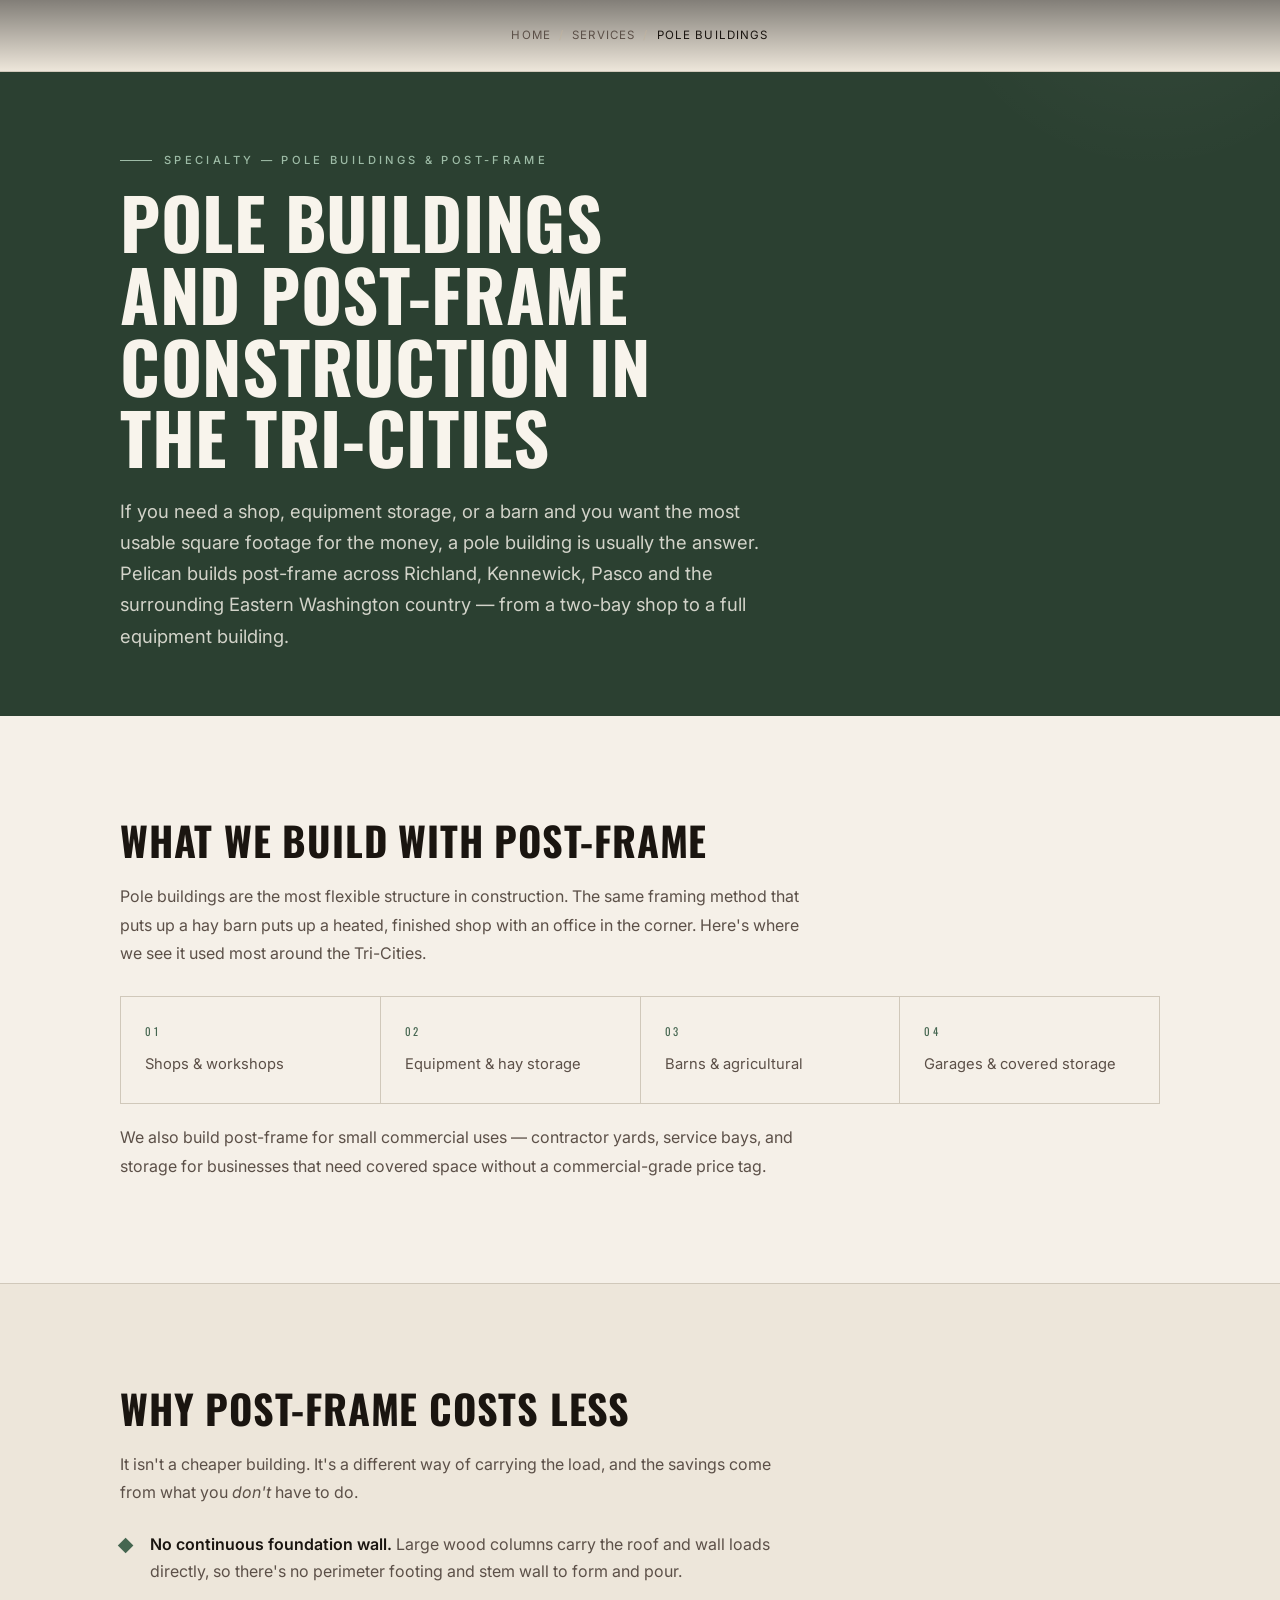
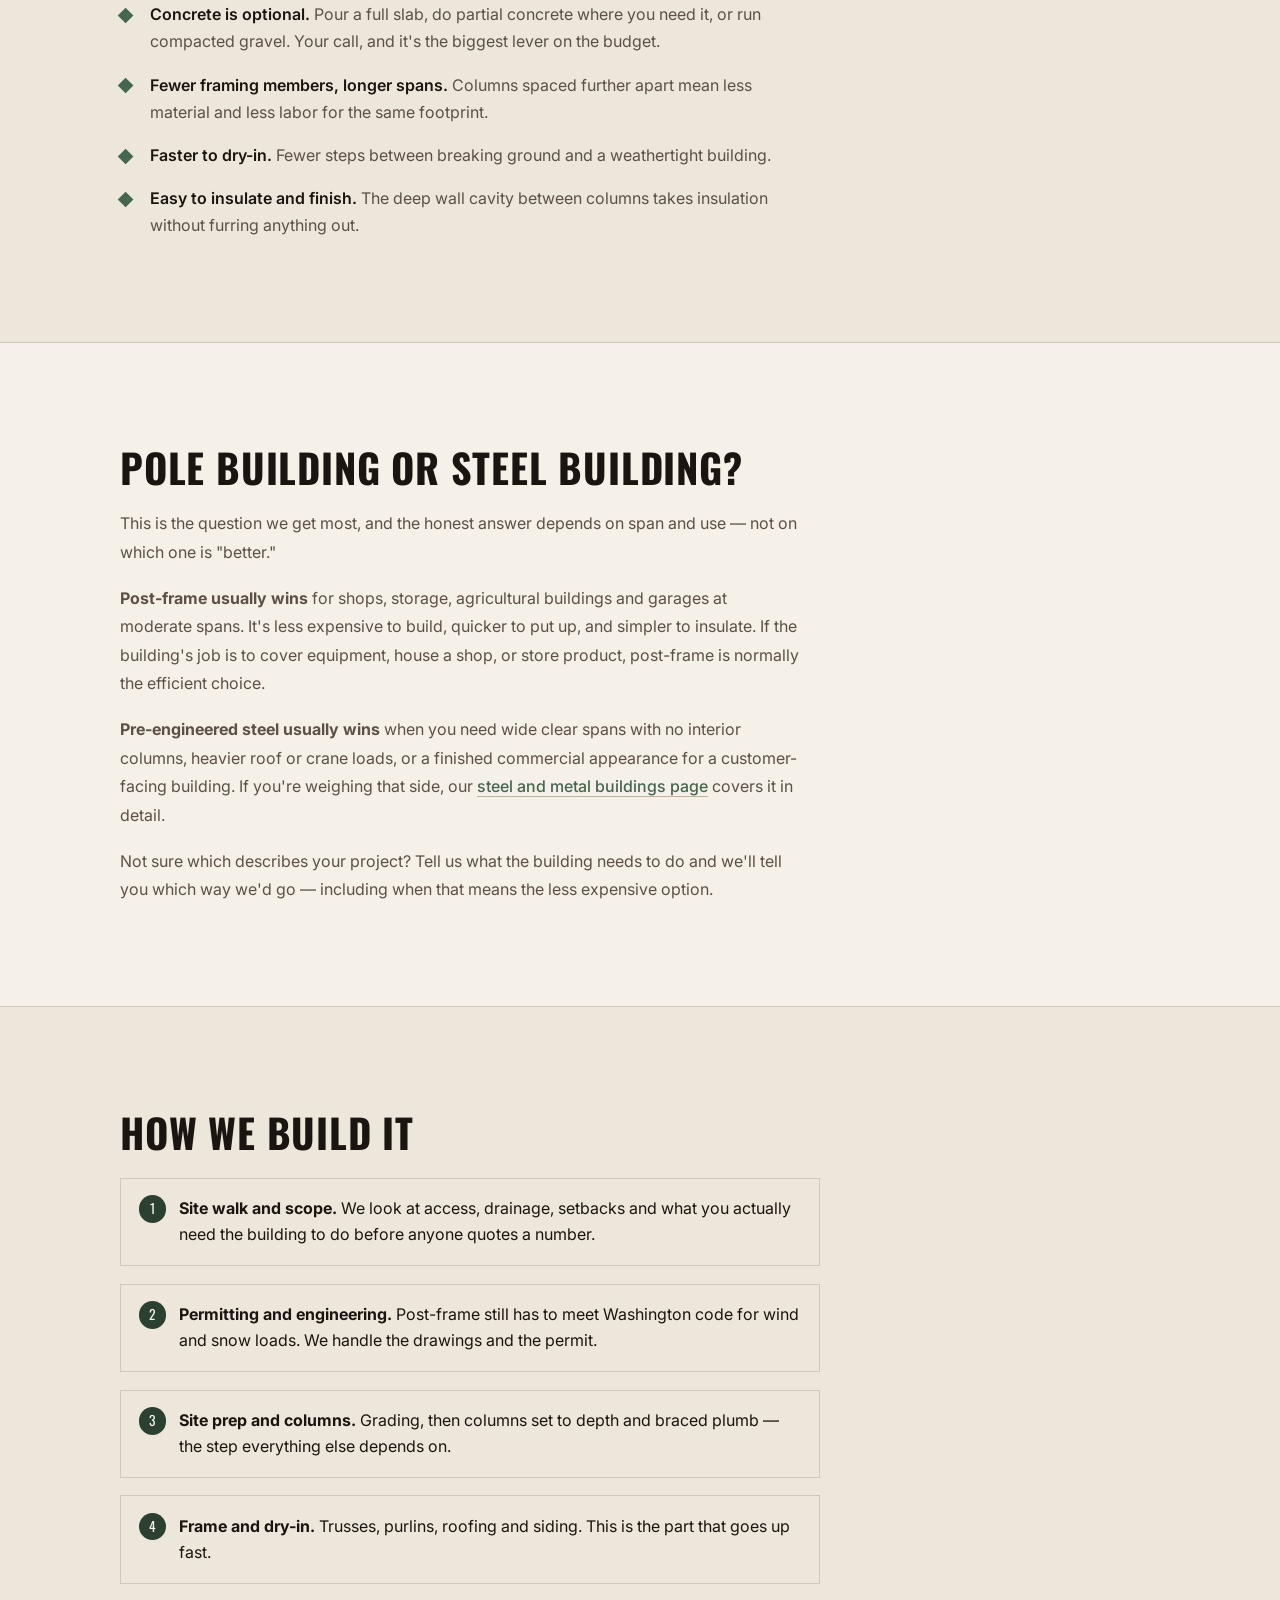
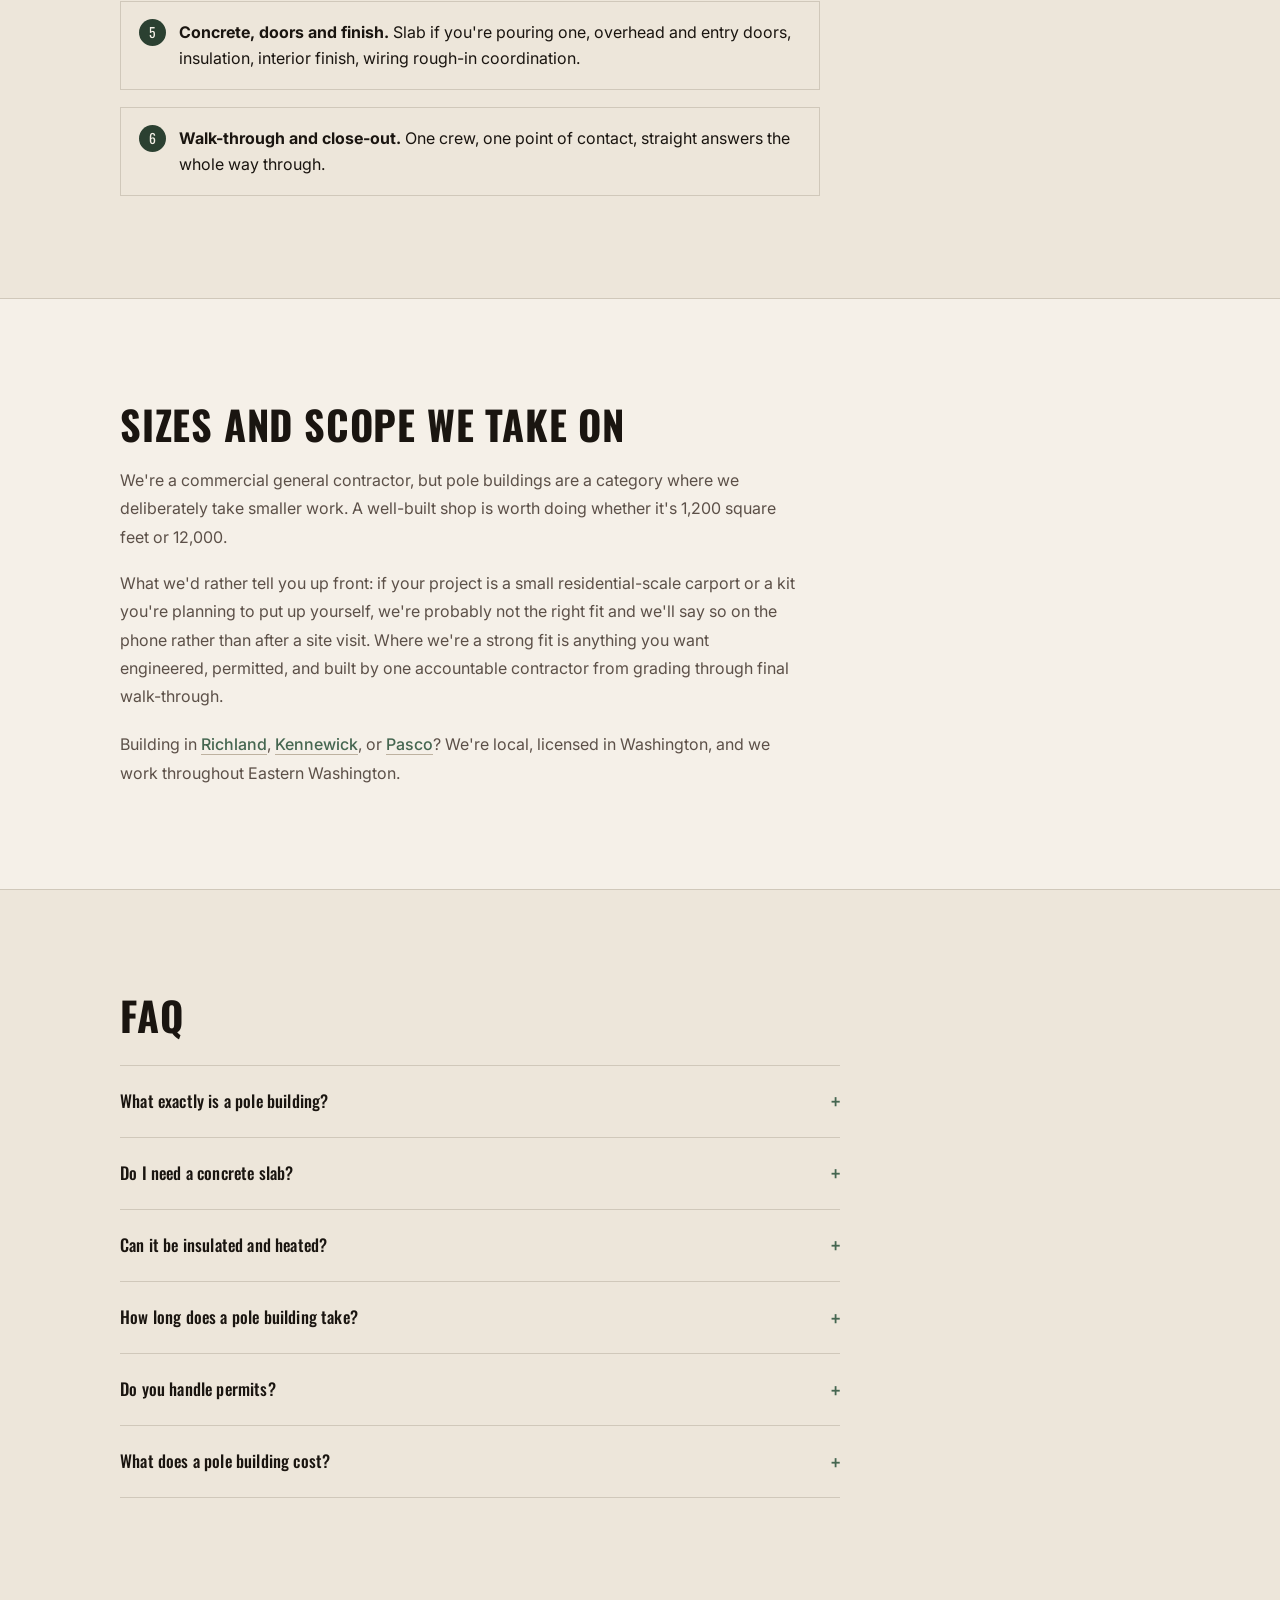
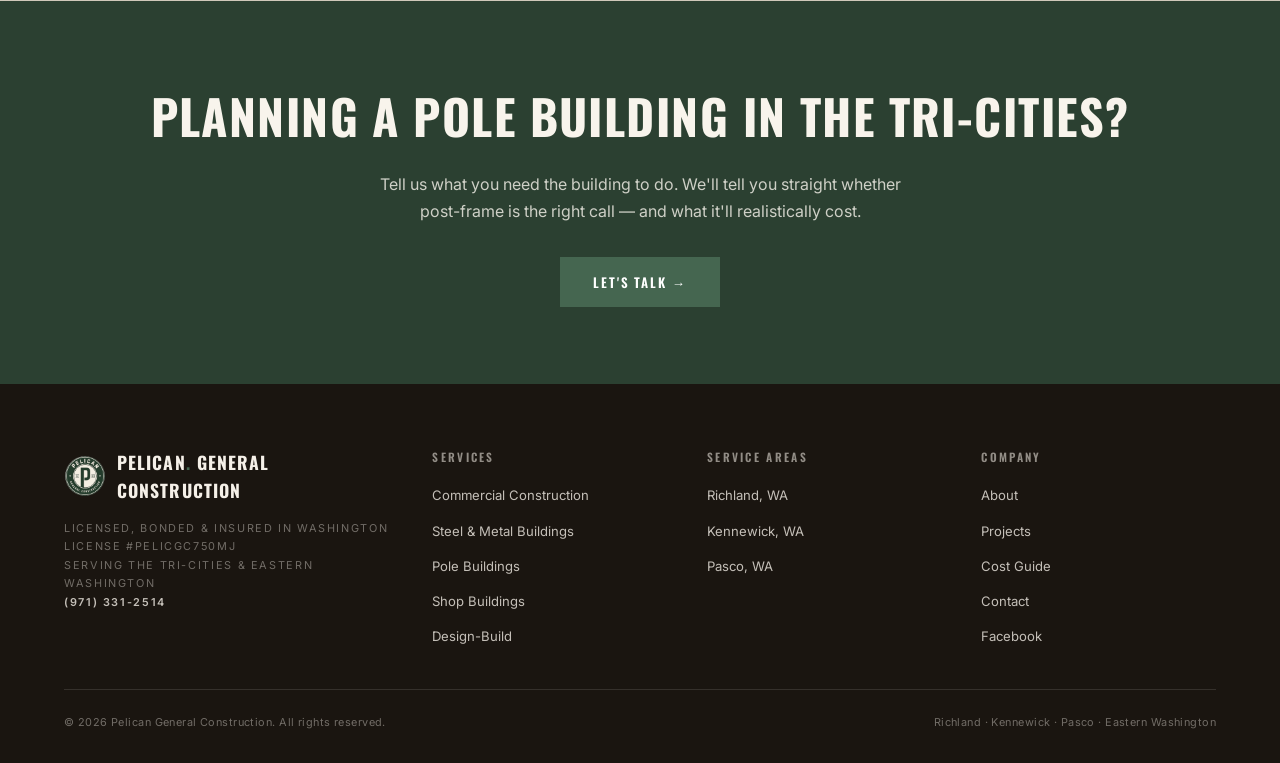
<file: services/pole-buildings/index.html>
<!DOCTYPE html>
<html lang="en">
<head>
<meta charset="UTF-8">
<meta name="viewport" content="width=device-width, initial-scale=1.0">
<title>Pole Building Contractor in the Tri-Cities | Pelican General Construction</title>
<meta name="description" content="Pole buildings and post-frame construction in Richland, Kennewick and Pasco — shops, equipment storage, barns and garages. Licensed WA contractor.">
<link rel="canonical" href="https://www.pelicangeneralconstruction.com/services/pole-buildings">
<meta property="og:type" content="website">
<meta property="og:url" content="https://www.pelicangeneralconstruction.com/services/pole-buildings">
<meta property="og:title" content="Pole Building Contractor in the Tri-Cities | Pelican General Construction">
<meta property="og:description" content="Pole buildings and post-frame construction across the Tri-Cities — shops, equipment storage, barns and garages.">
<meta property="og:image" content="https://www.pelicangeneralconstruction.com/assets/pelican-og.jpg">
<meta property="og:site_name" content="Pelican General Construction">
<meta name="twitter:card" content="summary_large_image">
<meta name="twitter:title" content="Pole Building Contractor in the Tri-Cities | Pelican General Construction">
<meta name="twitter:image" content="https://www.pelicangeneralconstruction.com/assets/pelican-og.jpg">
<script type="application/ld+json">
{
  "@context": "https://schema.org",
  "@type": "Service",
  "serviceType": "Pole Building and Post-Frame Construction",
  "name": "Pole Buildings and Post-Frame Construction in the Tri-Cities",
  "description": "Pole building and post-frame construction across Richland, Kennewick, and Pasco, WA — shops, equipment and hay storage, barns, garages, and covered storage, built and finished by a licensed Washington general contractor.",
  "url": "https://www.pelicangeneralconstruction.com/services/pole-buildings",
  "areaServed": [
    {"@type": "City", "name": "Richland"},
    {"@type": "City", "name": "Kennewick"},
    {"@type": "City", "name": "Pasco"},
    {"@type": "AdministrativeArea", "name": "Eastern Washington"}
  ],
  "provider": {"@id": "https://www.pelicangeneralconstruction.com/#organization"}
}
</script>
<script type="application/ld+json">
{
  "@context": "https://schema.org",
  "@type": "BreadcrumbList",
  "itemListElement": [
    {"@type": "ListItem", "position": 1, "name": "Home", "item": "https://www.pelicangeneralconstruction.com/"},
    {"@type": "ListItem", "position": 2, "name": "Services", "item": "https://www.pelicangeneralconstruction.com/#services"},
    {"@type": "ListItem", "position": 3, "name": "Pole Buildings", "item": "https://www.pelicangeneralconstruction.com/services/pole-buildings"}
  ]
}
</script>
<script type="application/ld+json">
{
  "@context": "https://schema.org",
  "@type": "FAQPage",
  "mainEntity": [
    {"@type": "Question", "name": "What is a pole building?", "acceptedAnswer": {"@type": "Answer", "text": "A pole building — also called post-frame — carries its load on large wood columns set in the ground or on brackets, rather than on a continuous foundation wall. That's what makes it faster and less expensive to build than conventional or steel construction for the same square footage."}},
    {"@type": "Question", "name": "Do I need a concrete slab for a pole building?", "acceptedAnswer": {"@type": "Answer", "text": "Not necessarily. Because the columns carry the load, you can pour a full slab, do partial concrete, or leave it as compacted gravel. That flexibility is one of the reasons post-frame costs less to get started."}},
    {"@type": "Question", "name": "Can a pole building be insulated and heated?", "acceptedAnswer": {"@type": "Answer", "text": "Yes. Post-frame is straightforward to insulate — the deep wall cavity between columns leaves plenty of room. Heated, insulated shops are one of the most common things we build."}},
    {"@type": "Question", "name": "Pole building or steel building — which is right for me?", "acceptedAnswer": {"@type": "Answer", "text": "Post-frame usually wins on cost for shops, storage and agricultural buildings up to moderate spans. Pre-engineered steel makes more sense for wide clear spans, heavy loads, or when a commercial appearance matters. We'll tell you which one fits rather than selling you the one we'd rather build."}}
  ]
}
</script>
<link rel="icon" type="image/x-icon" href="/assets/favicon.ico">
<link rel="icon" type="image/png" sizes="32x32" href="/assets/favicon-32x32.png">
<link rel="icon" type="image/png" sizes="16x16" href="/assets/favicon-16x16.png">
<link rel="apple-touch-icon" sizes="180x180" href="/assets/apple-touch-icon.png">
<link rel="manifest" href="/site.webmanifest">
<link rel="preconnect" href="https://fonts.googleapis.com">
<link rel="preconnect" href="https://fonts.gstatic.com" crossorigin>
<link href="https://fonts.googleapis.com/css2?family=Oswald:wght@400;500;600;700&family=Inter:wght@300;400;500;600&display=swap" rel="stylesheet">
<link rel="stylesheet" href="/assets/site.css">
</head>
<body>

<nav id="nav" role="navigation" aria-label="Main navigation">
  <a href="/" class="nav-logo" aria-label="Pelican General Construction home">
    <img src="/assets/pelican-badge.png" alt="Pelican General Construction" class="nav-badge" width="54" height="54">
    <span class="nav-wordmark"><span class="nav-wm-1">Pelican</span><span class="nav-wm-2">General Construction</span></span>
  </a>
  <ul class="nav-links" id="nav-links" role="list">
    <li><a href="/#services">Services</a></li>
    <li><a href="/projects">Projects</a></li>
    <li><a href="/#about">About</a></li>
    <li><a href="tel:9713312514" class="nav-phone">(971) 331-2514</a></li>
    <li><a href="/#contact" class="btn-quote">Get a Quote</a></li>
  </ul>
  <a href="tel:9713312514" class="nav-phone-m">(971) 331-2514</a>
  <button class="nav-burger" id="burger" aria-label="Toggle navigation" aria-expanded="false"><span></span><span></span><span></span></button>
</nav>

<header class="page-hero">
  <div class="wrap">
    <p class="page-eyebrow">Specialty — Pole Buildings &amp; Post-Frame</p>
    <h1>Pole Buildings and Post-Frame Construction in the Tri-Cities</h1>
    <p class="lead">If you need a shop, equipment storage, or a barn and you want the most usable square footage for the money, a pole building is usually the answer. Pelican builds post-frame across Richland, Kennewick, Pasco and the surrounding Eastern Washington country — from a two-bay shop to a full equipment building.</p>
  </div>
</header>

<nav class="crumbs" aria-label="Breadcrumb">
  <ol>
    <li><a href="/">Home</a></li>
    <li><a href="/#services">Services</a></li>
    <li aria-current="page">Pole Buildings</li>
  </ol>
</nav>

<main>
<section class="section">
  <div class="wrap">
    <h2>What we build with post-frame</h2>
    <p>Pole buildings are the most flexible structure in construction. The same framing method that puts up a hay barn puts up a heated, finished shop with an office in the corner. Here's where we see it used most around the Tri-Cities.</p>
    <div class="tiles">
      <div class="tile"><p class="num">01</p><p>Shops &amp; workshops</p></div>
      <div class="tile"><p class="num">02</p><p>Equipment &amp; hay storage</p></div>
      <div class="tile"><p class="num">03</p><p>Barns &amp; agricultural</p></div>
      <div class="tile"><p class="num">04</p><p>Garages &amp; covered storage</p></div>
    </div>
    <p style="margin-top:1.2rem">We also build post-frame for small commercial uses — contractor yards, service bays, and storage for businesses that need covered space without a commercial-grade price tag.</p>
  </div>
</section>

<section class="section section--surface">
  <div class="wrap">
    <h2>Why post-frame costs less</h2>
    <p>It isn't a cheaper building. It's a different way of carrying the load, and the savings come from what you <em>don't</em> have to do.</p>
    <ul class="feature-list">
      <li><strong>No continuous foundation wall.</strong> Large wood columns carry the roof and wall loads directly, so there's no perimeter footing and stem wall to form and pour.</li>
      <li><strong>Concrete is optional.</strong> Pour a full slab, do partial concrete where you need it, or run compacted gravel. Your call, and it's the biggest lever on the budget.</li>
      <li><strong>Fewer framing members, longer spans.</strong> Columns spaced further apart mean less material and less labor for the same footprint.</li>
      <li><strong>Faster to dry-in.</strong> Fewer steps between breaking ground and a weathertight building.</li>
      <li><strong>Easy to insulate and finish.</strong> The deep wall cavity between columns takes insulation without furring anything out.</li>
    </ul>
  </div>
</section>

<section class="section">
  <div class="wrap">
    <h2>Pole building or steel building?</h2>
    <p>This is the question we get most, and the honest answer depends on span and use — not on which one is "better."</p>
    <p><strong>Post-frame usually wins</strong> for shops, storage, agricultural buildings and garages at moderate spans. It's less expensive to build, quicker to put up, and simpler to insulate. If the building's job is to cover equipment, house a shop, or store product, post-frame is normally the efficient choice.</p>
    <p><strong>Pre-engineered steel usually wins</strong> when you need wide clear spans with no interior columns, heavier roof or crane loads, or a finished commercial appearance for a customer-facing building. If you're weighing that side, our <a class="inline" href="/services/metal-buildings">steel and metal buildings page</a> covers it in detail.</p>
    <p>Not sure which describes your project? Tell us what the building needs to do and we'll tell you which way we'd go — including when that means the less expensive option.</p>
  </div>
</section>

<section class="section section--surface">
  <div class="wrap">
    <h2>How we build it</h2>
    <ol class="steps">
      <li><strong>Site walk and scope.</strong> We look at access, drainage, setbacks and what you actually need the building to do before anyone quotes a number.</li>
      <li><strong>Permitting and engineering.</strong> Post-frame still has to meet Washington code for wind and snow loads. We handle the drawings and the permit.</li>
      <li><strong>Site prep and columns.</strong> Grading, then columns set to depth and braced plumb — the step everything else depends on.</li>
      <li><strong>Frame and dry-in.</strong> Trusses, purlins, roofing and siding. This is the part that goes up fast.</li>
      <li><strong>Concrete, doors and finish.</strong> Slab if you're pouring one, overhead and entry doors, insulation, interior finish, wiring rough-in coordination.</li>
      <li><strong>Walk-through and close-out.</strong> One crew, one point of contact, straight answers the whole way through.</li>
    </ol>
  </div>
</section>

<section class="section">
  <div class="wrap">
    <h2>Sizes and scope we take on</h2>
    <p>We're a commercial general contractor, but pole buildings are a category where we deliberately take smaller work. A well-built shop is worth doing whether it's 1,200 square feet or 12,000.</p>
    <p>What we'd rather tell you up front: if your project is a small residential-scale carport or a kit you're planning to put up yourself, we're probably not the right fit and we'll say so on the phone rather than after a site visit. Where we're a strong fit is anything you want engineered, permitted, and built by one accountable contractor from grading through final walk-through.</p>
    <p style="margin-top:1.2rem">Building in <a class="inline" href="/tri-cities/richland">Richland</a>, <a class="inline" href="/tri-cities/kennewick">Kennewick</a>, or <a class="inline" href="/tri-cities/pasco">Pasco</a>? We're local, licensed in Washington, and we work throughout Eastern Washington.</p>
  </div>
</section>

<section class="section section--surface">
  <div class="wrap">
    <h2>FAQ</h2>
    <div class="faq">
      <details><summary>What exactly is a pole building?</summary><div class="faq-a">A pole building — also called post-frame — carries its load on large wood columns rather than on a continuous foundation wall. That single difference is why it's faster and less expensive to build than conventional or steel construction for the same square footage.</div></details>
      <details><summary>Do I need a concrete slab?</summary><div class="faq-a">Not necessarily. Because the columns carry the load, you can pour a full slab, do partial concrete where you need it, or leave compacted gravel. It's usually the biggest single decision in the budget, and we'll walk you through the trade-offs.</div></details>
      <details><summary>Can it be insulated and heated?</summary><div class="faq-a">Yes, and it's common. The deep wall cavity between columns takes insulation easily. Heated, insulated shops are one of the most frequent post-frame projects we build.</div></details>
      <details><summary>How long does a pole building take?</summary><div class="faq-a">The structure itself goes up quickly — that's the main appeal. Realistically the schedule is driven by permitting, site prep and concrete, not by framing. We'll give you a real timeline after a site review rather than a number over the phone.</div></details>
      <details><summary>Do you handle permits?</summary><div class="faq-a">Yes. Engineering, drawings and permitting are part of what we do. Post-frame still has to meet Washington wind and snow load requirements.</div></details>
      <details><summary>What does a pole building cost?</summary><div class="faq-a">It depends heavily on span, height, concrete and finish level — which is why we won't quote a per-square-foot number that turns out to be wrong. Our <a href="/resources/commercial-construction-cost-tri-cities">Tri-Cities cost guide</a> explains what actually drives the number.</div></details>
    </div>
  </div>
</section>

<section class="cta">
  <h2>Planning a pole building in the Tri-Cities?</h2>
  <p>Tell us what you need the building to do. We'll tell you straight whether post-frame is the right call — and what it'll realistically cost.</p>
  <a href="/#contact" class="btn-p">Let's Talk &rarr;</a>
</section>

</main>

<footer class="site-footer">
  <div class="footer-grid">
    <div class="footer-brand">
      <div class="f-logo"><img src="/assets/pelican-badge.png" alt="" class="f-badge" width="42" height="42"><span class="f-logo-txt">Pelican<span>.</span> General Construction</span></div>
      <p class="f-lic">Licensed, bonded &amp; insured in Washington<br>License #PELICGC750MJ<br>Serving the Tri-Cities &amp; Eastern Washington<br><a href="tel:9713312514" class="f-tel">(971) 331-2514</a></p>
    </div>
    <div class="footer-col">
      <h4>Services</h4>
      <ul>
        <li><a href="/services/commercial-construction">Commercial Construction</a></li>
        <li><a href="/services/metal-buildings">Steel &amp; Metal Buildings</a></li>
        <li><a href="/services/pole-buildings">Pole Buildings</a></li>
        <li><a href="/services/shop-buildings">Shop Buildings</a></li>
        <li><a href="/services/design-build">Design-Build</a></li>
      </ul>
    </div>
    <div class="footer-col">
      <h4>Service Areas</h4>
      <ul>
        <li><a href="/tri-cities/richland">Richland, WA</a></li>
        <li><a href="/tri-cities/kennewick">Kennewick, WA</a></li>
        <li><a href="/tri-cities/pasco">Pasco, WA</a></li>
      </ul>
    </div>
    <div class="footer-col">
      <h4>Company</h4>
      <ul>
        <li><a href="/#about">About</a></li>
        <li><a href="/projects">Projects</a></li>
        <li><a href="/resources/commercial-construction-cost-tri-cities">Cost Guide</a></li>
        <li><a href="/#contact">Contact</a></li>
        <li><a href="https://www.facebook.com/profile.php?id=61578110233521" target="_blank" rel="noopener">Facebook</a></li>
      </ul>
    </div>
  </div>
  <div class="footer-bottom">
    <p>&copy; 2026 Pelican General Construction. All rights reserved.</p>
    <p>Richland &middot; Kennewick &middot; Pasco &middot; Eastern Washington</p>
  </div>
</footer>
<script src="/assets/site.js" defer></script>

</body>
</html>
</file>
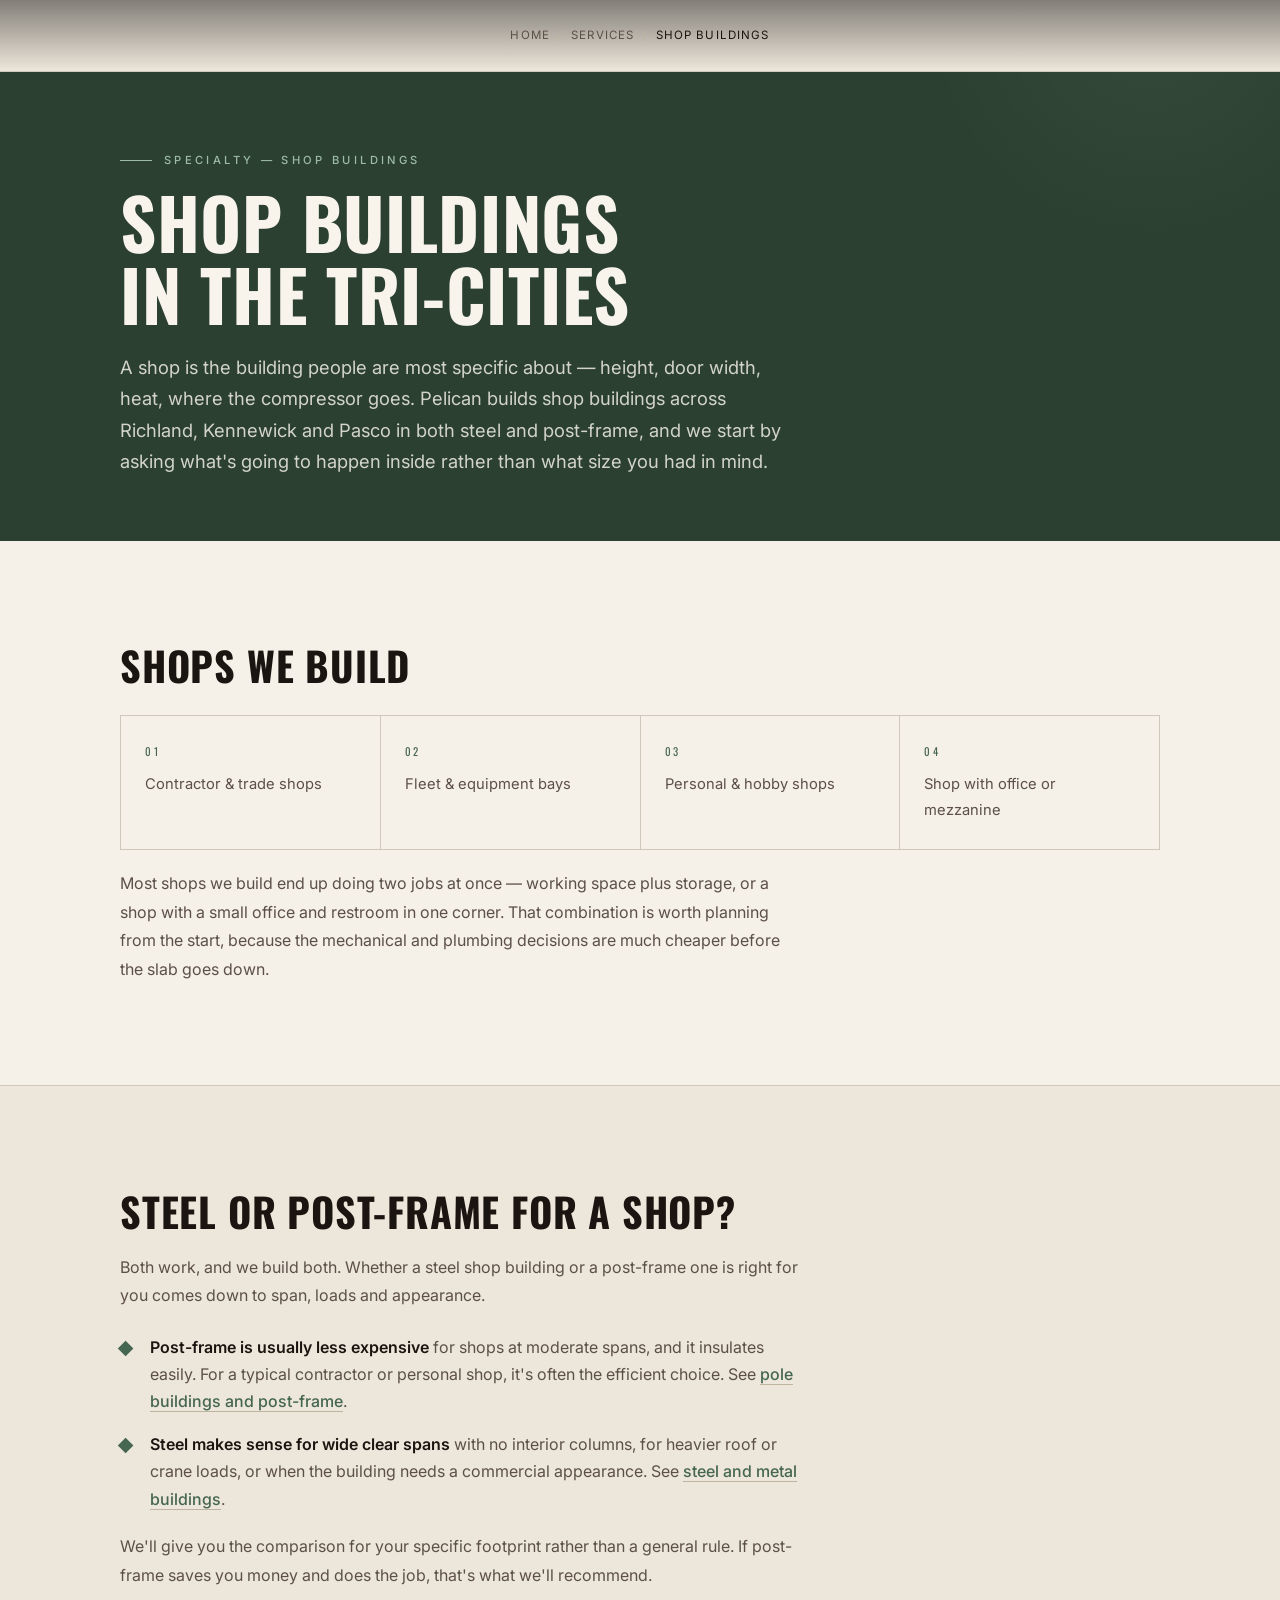
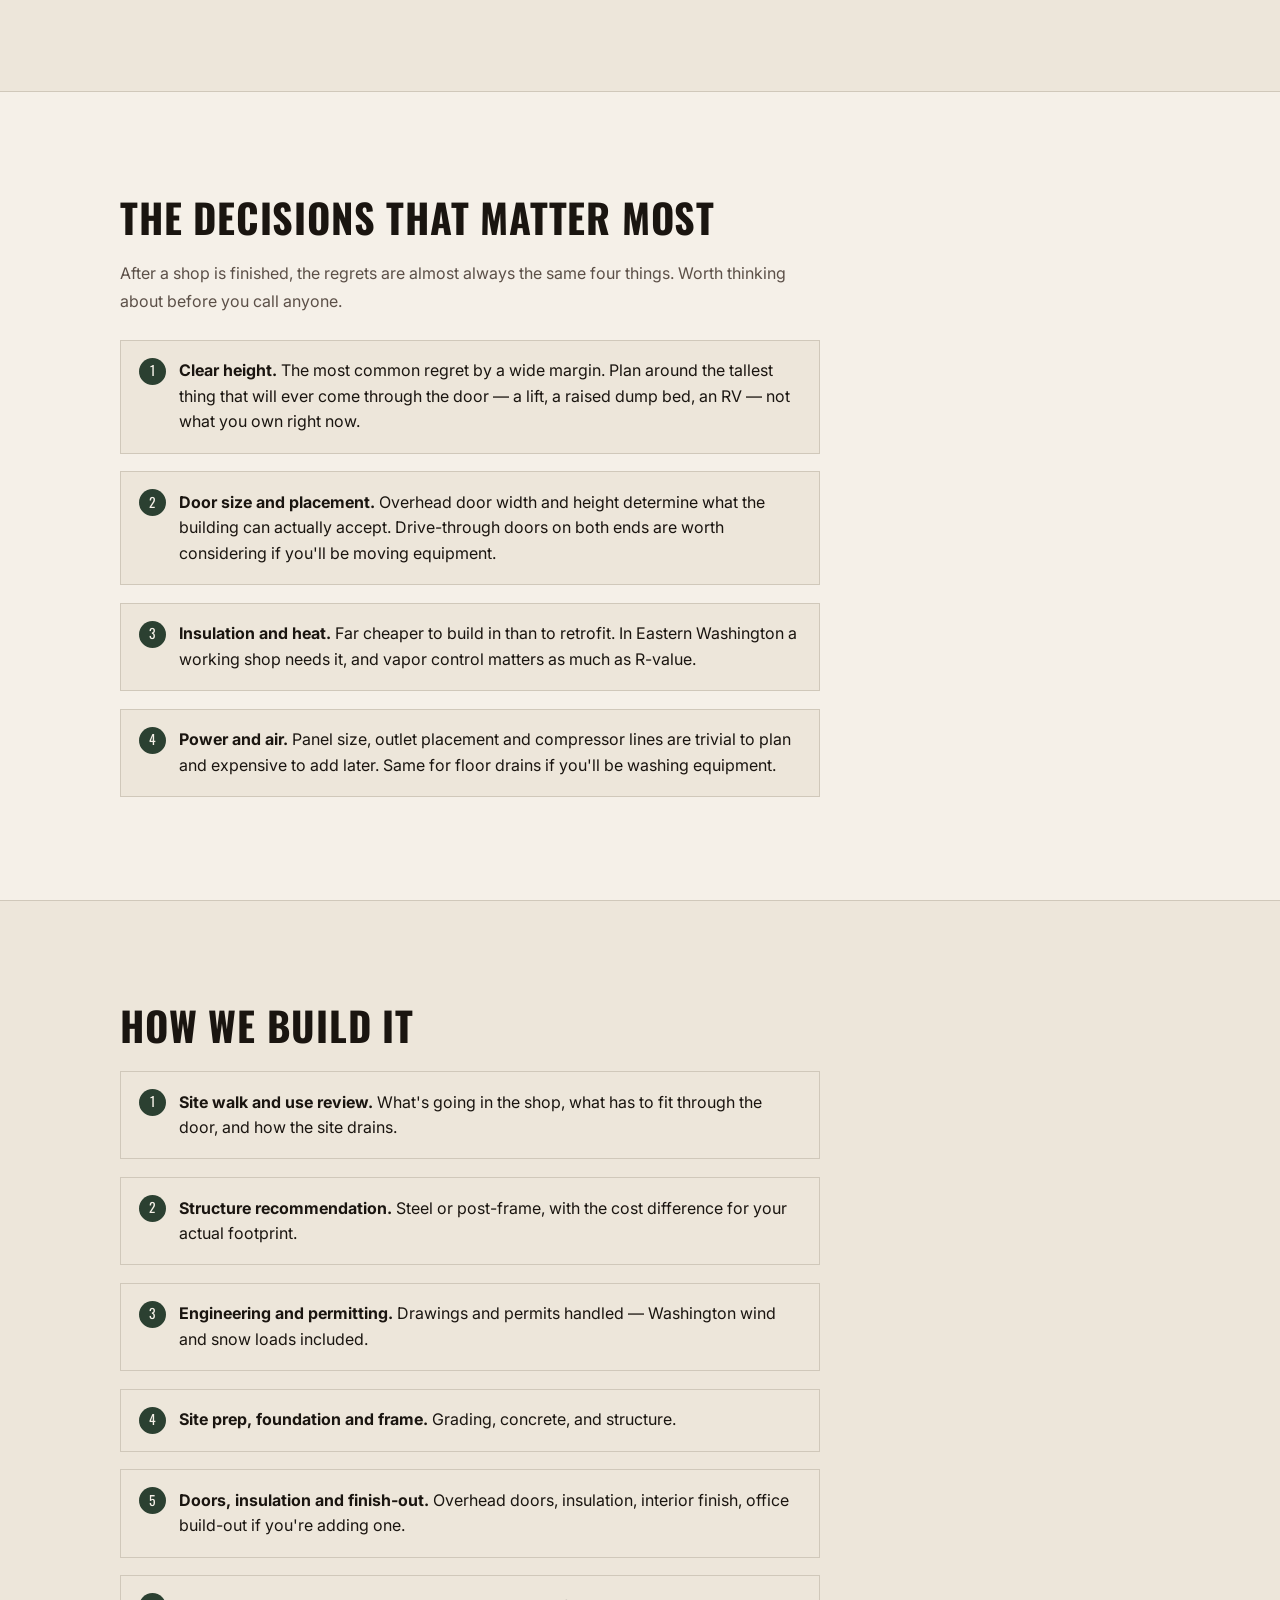
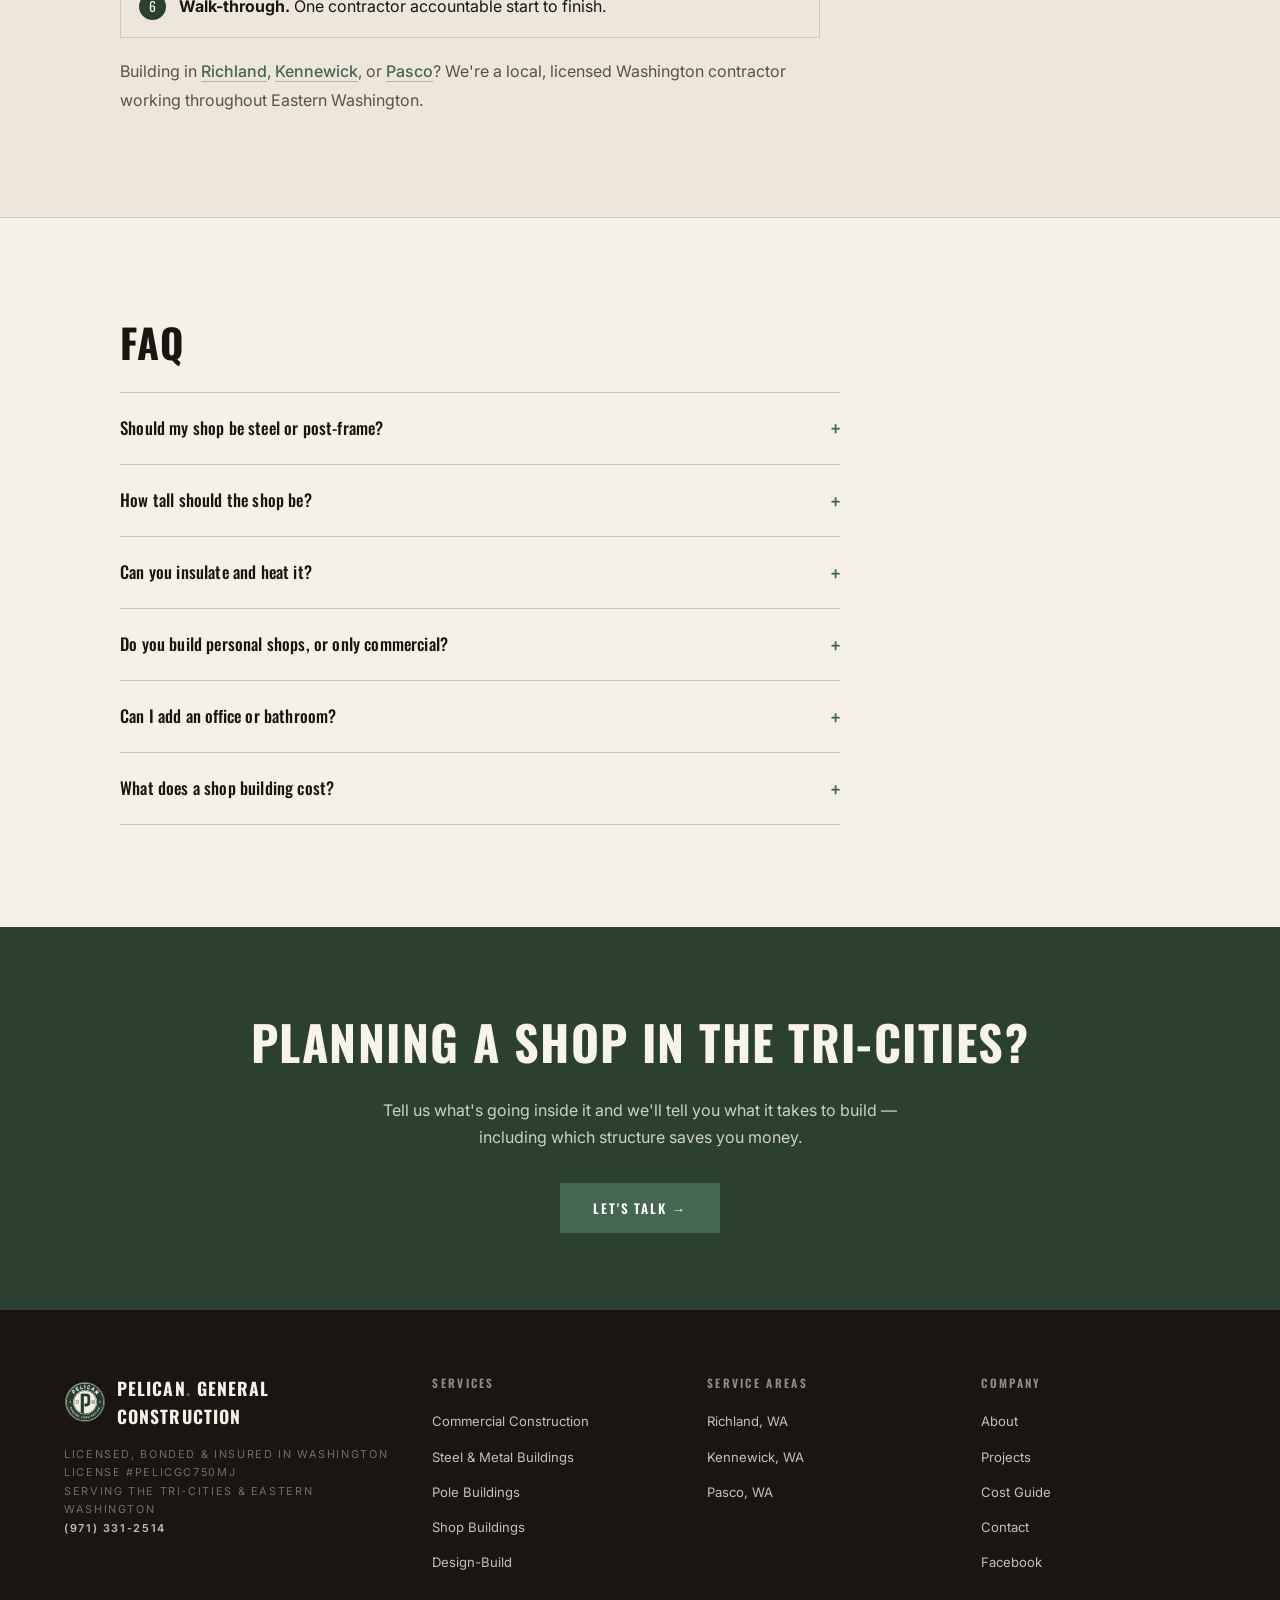
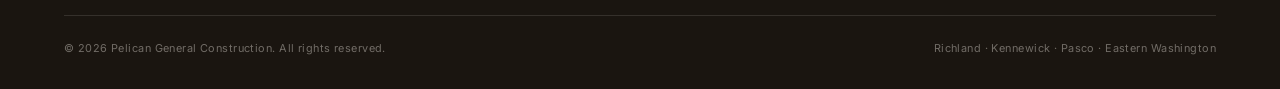
<file: services/shop-buildings/index.html>
<!DOCTYPE html>
<html lang="en">
<head>
<meta charset="UTF-8">
<meta name="viewport" content="width=device-width, initial-scale=1.0">
<title>Shop Building Contractor in the Tri-Cities | Pelican General Construction</title>
<meta name="description" content="Shop buildings in Richland, Kennewick and Pasco — steel or post-frame, insulated and heated. Contractor shops, equipment bays and personal workshops.">
<link rel="canonical" href="https://www.pelicangeneralconstruction.com/services/shop-buildings">
<meta property="og:type" content="website">
<meta property="og:url" content="https://www.pelicangeneralconstruction.com/services/shop-buildings">
<meta property="og:title" content="Shop Building Contractor in the Tri-Cities | Pelican General Construction">
<meta property="og:description" content="Shop buildings across the Tri-Cities — steel or post-frame, insulated and heated, built by a licensed Washington contractor.">
<meta property="og:image" content="https://www.pelicangeneralconstruction.com/assets/pelican-og.jpg">
<meta property="og:site_name" content="Pelican General Construction">
<meta name="twitter:card" content="summary_large_image">
<meta name="twitter:title" content="Shop Building Contractor in the Tri-Cities | Pelican General Construction">
<meta name="twitter:image" content="https://www.pelicangeneralconstruction.com/assets/pelican-og.jpg">
<script type="application/ld+json">
{
  "@context": "https://schema.org",
  "@type": "Service",
  "serviceType": "Shop Building Construction",
  "name": "Shop Buildings in the Tri-Cities",
  "description": "Shop building construction across Richland, Kennewick, and Pasco, WA — contractor shops, equipment and fleet bays, and personal workshops, built in steel or post-frame and finished out by a licensed Washington general contractor.",
  "url": "https://www.pelicangeneralconstruction.com/services/shop-buildings",
  "areaServed": [
    {"@type": "City", "name": "Richland"},
    {"@type": "City", "name": "Kennewick"},
    {"@type": "City", "name": "Pasco"},
    {"@type": "AdministrativeArea", "name": "Eastern Washington"}
  ],
  "provider": {"@id": "https://www.pelicangeneralconstruction.com/#organization"}
}
</script>
<script type="application/ld+json">
{
  "@context": "https://schema.org",
  "@type": "BreadcrumbList",
  "itemListElement": [
    {"@type": "ListItem", "position": 1, "name": "Home", "item": "https://www.pelicangeneralconstruction.com/"},
    {"@type": "ListItem", "position": 2, "name": "Services", "item": "https://www.pelicangeneralconstruction.com/#services"},
    {"@type": "ListItem", "position": 3, "name": "Shop Buildings", "item": "https://www.pelicangeneralconstruction.com/services/shop-buildings"}
  ]
}
</script>
<script type="application/ld+json">
{
  "@context": "https://schema.org",
  "@type": "FAQPage",
  "mainEntity": [
    {"@type": "Question", "name": "Should my shop be steel or post-frame?", "acceptedAnswer": {"@type": "Answer", "text": "For most shops under roughly 60 feet of span, post-frame costs less and goes up faster. Steel makes more sense when you need wide clear spans with no interior columns, heavier loads such as a crane, or a finished commercial look. We size the recommendation to the use, not to a preference."}},
    {"@type": "Question", "name": "How tall should a shop building be?", "acceptedAnswer": {"@type": "Answer", "text": "Ceiling height is the decision people most often regret. If you're running a lift, stacking racking, or pulling in an RV or equipment with a raised bed, plan the clear height around the tallest thing that will ever come through the door — not the tallest thing you own today."}},
    {"@type": "Question", "name": "Can you insulate and heat a shop?", "acceptedAnswer": {"@type": "Answer", "text": "Yes. Insulation, vapor control and heat are standard parts of a working shop in Eastern Washington, and they're much cheaper to build in than to retrofit later."}},
    {"@type": "Question", "name": "Do you build shops for businesses as well as personal use?", "acceptedAnswer": {"@type": "Answer", "text": "Both. Contractor shops, fleet and equipment bays, and personal workshops are all common. We take smaller shop projects that fall below typical commercial thresholds."}}
  ]
}
</script>
<link rel="icon" type="image/x-icon" href="/assets/favicon.ico">
<link rel="icon" type="image/png" sizes="32x32" href="/assets/favicon-32x32.png">
<link rel="icon" type="image/png" sizes="16x16" href="/assets/favicon-16x16.png">
<link rel="apple-touch-icon" sizes="180x180" href="/assets/apple-touch-icon.png">
<link rel="manifest" href="/site.webmanifest">
<link rel="preconnect" href="https://fonts.googleapis.com">
<link rel="preconnect" href="https://fonts.gstatic.com" crossorigin>
<link href="https://fonts.googleapis.com/css2?family=Oswald:wght@400;500;600;700&family=Inter:wght@300;400;500;600&display=swap" rel="stylesheet">
<link rel="stylesheet" href="/assets/site.css">
</head>
<body>

<nav id="nav" role="navigation" aria-label="Main navigation">
  <a href="/" class="nav-logo" aria-label="Pelican General Construction home">
    <img src="/assets/pelican-badge.png" alt="Pelican General Construction" class="nav-badge" width="54" height="54">
    <span class="nav-wordmark"><span class="nav-wm-1">Pelican</span><span class="nav-wm-2">General Construction</span></span>
  </a>
  <ul class="nav-links" id="nav-links" role="list">
    <li><a href="/#services">Services</a></li>
    <li><a href="/projects">Projects</a></li>
    <li><a href="/#about">About</a></li>
    <li><a href="tel:9713312514" class="nav-phone">(971) 331-2514</a></li>
    <li><a href="/#contact" class="btn-quote">Get a Quote</a></li>
  </ul>
  <a href="tel:9713312514" class="nav-phone-m">(971) 331-2514</a>
  <button class="nav-burger" id="burger" aria-label="Toggle navigation" aria-expanded="false"><span></span><span></span><span></span></button>
</nav>

<header class="page-hero">
  <div class="wrap">
    <p class="page-eyebrow">Specialty — Shop Buildings</p>
    <h1>Shop Buildings in the Tri-Cities</h1>
    <p class="lead">A shop is the building people are most specific about — height, door width, heat, where the compressor goes. Pelican builds shop buildings across Richland, Kennewick and Pasco in both steel and post-frame, and we start by asking what's going to happen inside rather than what size you had in mind.</p>
  </div>
</header>

<nav class="crumbs" aria-label="Breadcrumb">
  <ol>
    <li><a href="/">Home</a></li>
    <li><a href="/#services">Services</a></li>
    <li aria-current="page">Shop Buildings</li>
  </ol>
</nav>

<main>
<section class="section">
  <div class="wrap">
    <h2>Shops we build</h2>
    <div class="tiles">
      <div class="tile"><p class="num">01</p><p>Contractor &amp; trade shops</p></div>
      <div class="tile"><p class="num">02</p><p>Fleet &amp; equipment bays</p></div>
      <div class="tile"><p class="num">03</p><p>Personal &amp; hobby shops</p></div>
      <div class="tile"><p class="num">04</p><p>Shop with office or mezzanine</p></div>
    </div>
    <p style="margin-top:1.2rem">Most shops we build end up doing two jobs at once — working space plus storage, or a shop with a small office and restroom in one corner. That combination is worth planning from the start, because the mechanical and plumbing decisions are much cheaper before the slab goes down.</p>
  </div>
</section>

<section class="section section--surface">
  <div class="wrap">
    <h2>Steel or post-frame for a shop?</h2>
    <p>Both work, and we build both. Whether a steel shop building or a post-frame one is right for you comes down to span, loads and appearance.</p>
    <ul class="feature-list">
      <li><strong>Post-frame is usually less expensive</strong> for shops at moderate spans, and it insulates easily. For a typical contractor or personal shop, it's often the efficient choice. See <a class="inline" href="/services/pole-buildings">pole buildings and post-frame</a>.</li>
      <li><strong>Steel makes sense for wide clear spans</strong> with no interior columns, for heavier roof or crane loads, or when the building needs a commercial appearance. See <a class="inline" href="/services/metal-buildings">steel and metal buildings</a>.</li>
    </ul>
    <p style="margin-top:1.2rem">We'll give you the comparison for your specific footprint rather than a general rule. If post-frame saves you money and does the job, that's what we'll recommend.</p>
  </div>
</section>

<section class="section">
  <div class="wrap">
    <h2>The decisions that matter most</h2>
    <p>After a shop is finished, the regrets are almost always the same four things. Worth thinking about before you call anyone.</p>
    <ol class="steps">
      <li><strong>Clear height.</strong> The most common regret by a wide margin. Plan around the tallest thing that will ever come through the door — a lift, a raised dump bed, an RV — not what you own right now.</li>
      <li><strong>Door size and placement.</strong> Overhead door width and height determine what the building can actually accept. Drive-through doors on both ends are worth considering if you'll be moving equipment.</li>
      <li><strong>Insulation and heat.</strong> Far cheaper to build in than to retrofit. In Eastern Washington a working shop needs it, and vapor control matters as much as R-value.</li>
      <li><strong>Power and air.</strong> Panel size, outlet placement and compressor lines are trivial to plan and expensive to add later. Same for floor drains if you'll be washing equipment.</li>
    </ol>
  </div>
</section>

<section class="section section--surface">
  <div class="wrap">
    <h2>How we build it</h2>
    <ol class="steps">
      <li><strong>Site walk and use review.</strong> What's going in the shop, what has to fit through the door, and how the site drains.</li>
      <li><strong>Structure recommendation.</strong> Steel or post-frame, with the cost difference for your actual footprint.</li>
      <li><strong>Engineering and permitting.</strong> Drawings and permits handled — Washington wind and snow loads included.</li>
      <li><strong>Site prep, foundation and frame.</strong> Grading, concrete, and structure.</li>
      <li><strong>Doors, insulation and finish-out.</strong> Overhead doors, insulation, interior finish, office build-out if you're adding one.</li>
      <li><strong>Walk-through.</strong> One contractor accountable start to finish.</li>
    </ol>
    <p style="margin-top:1.2rem">Building in <a class="inline" href="/tri-cities/richland">Richland</a>, <a class="inline" href="/tri-cities/kennewick">Kennewick</a>, or <a class="inline" href="/tri-cities/pasco">Pasco</a>? We're a local, licensed Washington contractor working throughout Eastern Washington.</p>
  </div>
</section>

<section class="section">
  <div class="wrap">
    <h2>FAQ</h2>
    <div class="faq">
      <details><summary>Should my shop be steel or post-frame?</summary><div class="faq-a">For most shops at moderate spans, post-frame costs less and goes up faster. Steel wins on wide clear spans, heavier loads like a crane, or a finished commercial look. We size the recommendation to your use rather than to a preference.</div></details>
      <details><summary>How tall should the shop be?</summary><div class="faq-a">Plan clear height around the tallest thing that will ever come through the door, not the tallest thing you own today. It's the decision people most often wish they'd sized up, and adding height later isn't practical.</div></details>
      <details><summary>Can you insulate and heat it?</summary><div class="faq-a">Yes, and we'd encourage deciding early. Insulation, vapor control and heat are dramatically cheaper to build in than to retrofit.</div></details>
      <details><summary>Do you build personal shops, or only commercial?</summary><div class="faq-a">Both. Contractor and fleet shops, and personal workshops. We take shop projects that fall below typical commercial size thresholds.</div></details>
      <details><summary>Can I add an office or bathroom?</summary><div class="faq-a">Yes — a shop with a small office, restroom or mezzanine is one of the most common configurations we build. Worth planning before the slab is poured.</div></details>
      <details><summary>What does a shop building cost?</summary><div class="faq-a">It depends on span, height, concrete, doors and finish level. Our <a href="/resources/commercial-construction-cost-tri-cities">Tri-Cities cost guide</a> explains what actually drives the number, and we'll give you a real figure after a site walk.</div></details>
    </div>
  </div>
</section>

<section class="cta">
  <h2>Planning a shop in the Tri-Cities?</h2>
  <p>Tell us what's going inside it and we'll tell you what it takes to build — including which structure saves you money.</p>
  <a href="/#contact" class="btn-p">Let's Talk &rarr;</a>
</section>

</main>

<footer class="site-footer">
  <div class="footer-grid">
    <div class="footer-brand">
      <div class="f-logo"><img src="/assets/pelican-badge.png" alt="" class="f-badge" width="42" height="42"><span class="f-logo-txt">Pelican<span>.</span> General Construction</span></div>
      <p class="f-lic">Licensed, bonded &amp; insured in Washington<br>License #PELICGC750MJ<br>Serving the Tri-Cities &amp; Eastern Washington<br><a href="tel:9713312514" class="f-tel">(971) 331-2514</a></p>
    </div>
    <div class="footer-col">
      <h4>Services</h4>
      <ul>
        <li><a href="/services/commercial-construction">Commercial Construction</a></li>
        <li><a href="/services/metal-buildings">Steel &amp; Metal Buildings</a></li>
        <li><a href="/services/pole-buildings">Pole Buildings</a></li>
        <li><a href="/services/shop-buildings">Shop Buildings</a></li>
        <li><a href="/services/design-build">Design-Build</a></li>
      </ul>
    </div>
    <div class="footer-col">
      <h4>Service Areas</h4>
      <ul>
        <li><a href="/tri-cities/richland">Richland, WA</a></li>
        <li><a href="/tri-cities/kennewick">Kennewick, WA</a></li>
        <li><a href="/tri-cities/pasco">Pasco, WA</a></li>
      </ul>
    </div>
    <div class="footer-col">
      <h4>Company</h4>
      <ul>
        <li><a href="/#about">About</a></li>
        <li><a href="/projects">Projects</a></li>
        <li><a href="/resources/commercial-construction-cost-tri-cities">Cost Guide</a></li>
        <li><a href="/#contact">Contact</a></li>
        <li><a href="https://www.facebook.com/profile.php?id=61578110233521" target="_blank" rel="noopener">Facebook</a></li>
      </ul>
    </div>
  </div>
  <div class="footer-bottom">
    <p>&copy; 2026 Pelican General Construction. All rights reserved.</p>
    <p>Richland &middot; Kennewick &middot; Pasco &middot; Eastern Washington</p>
  </div>
</footer>
<script src="/assets/site.js" defer></script>

</body>
</html>
</file>
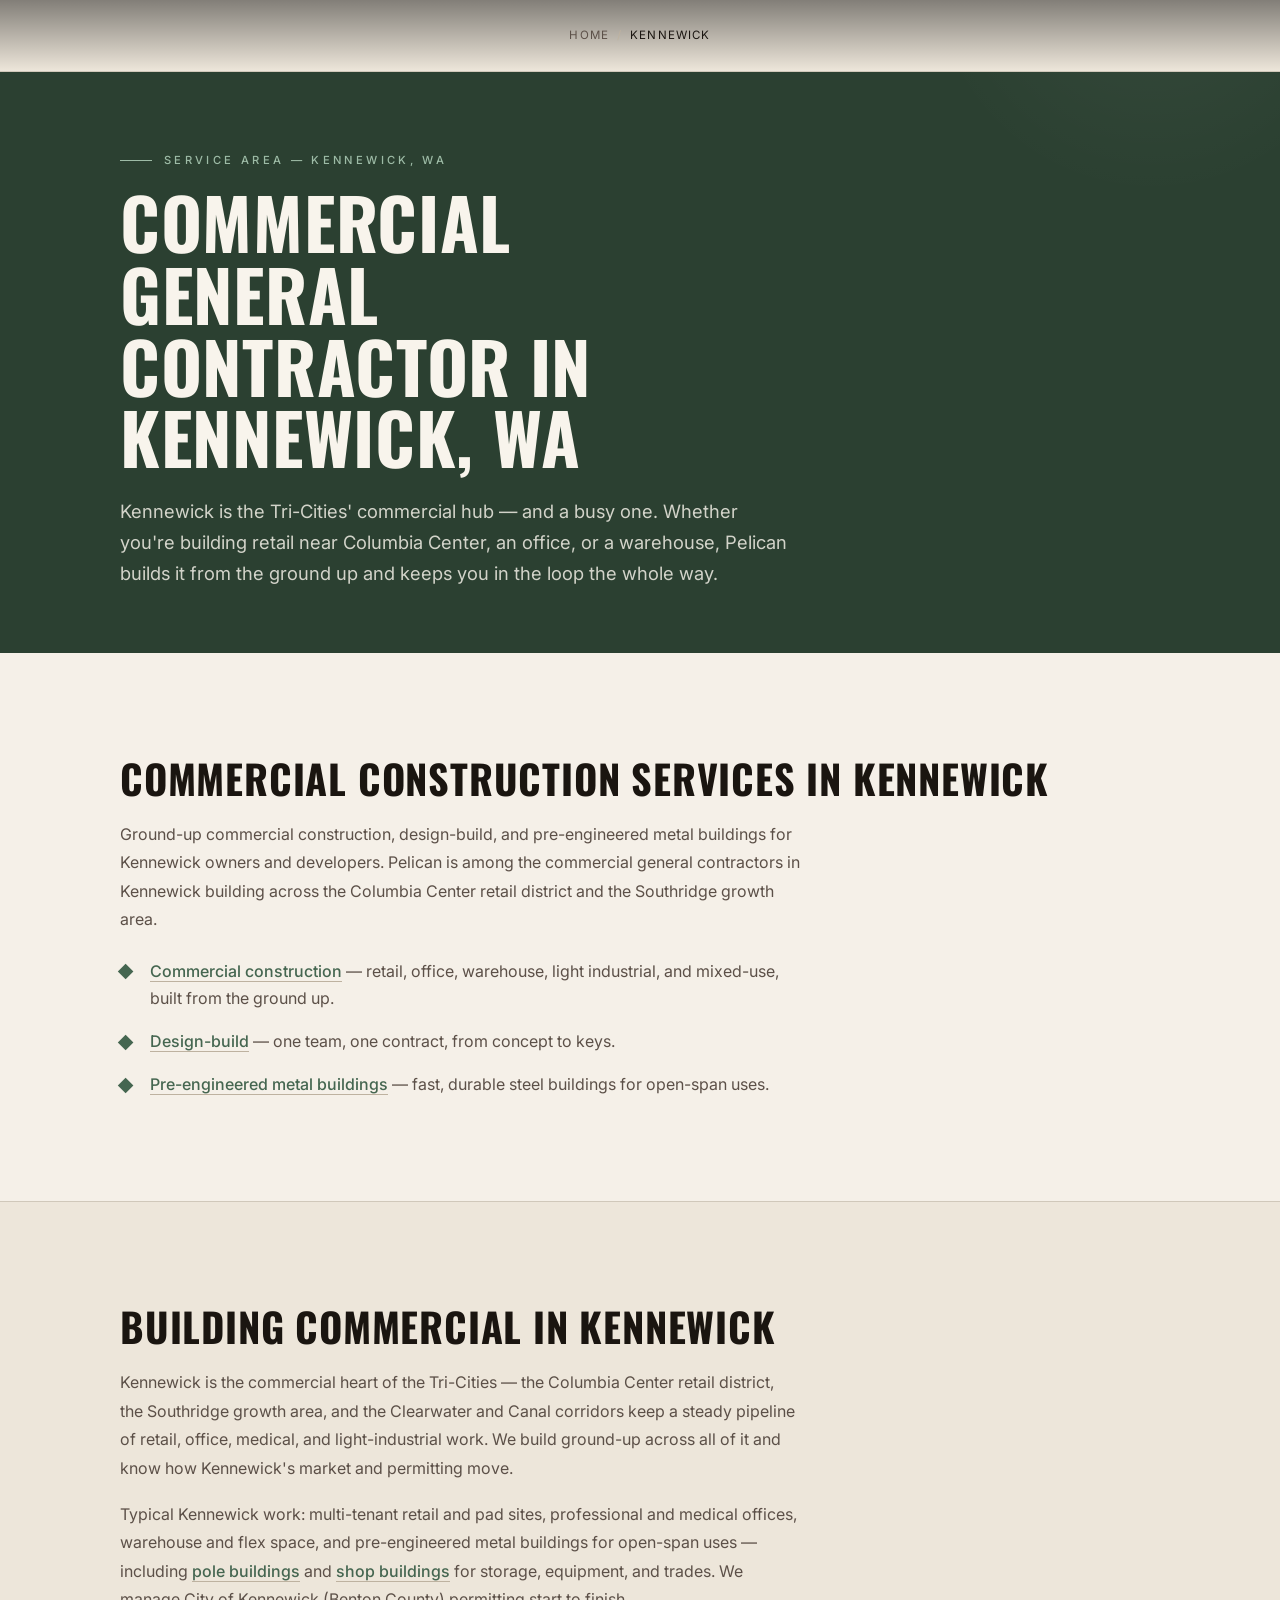
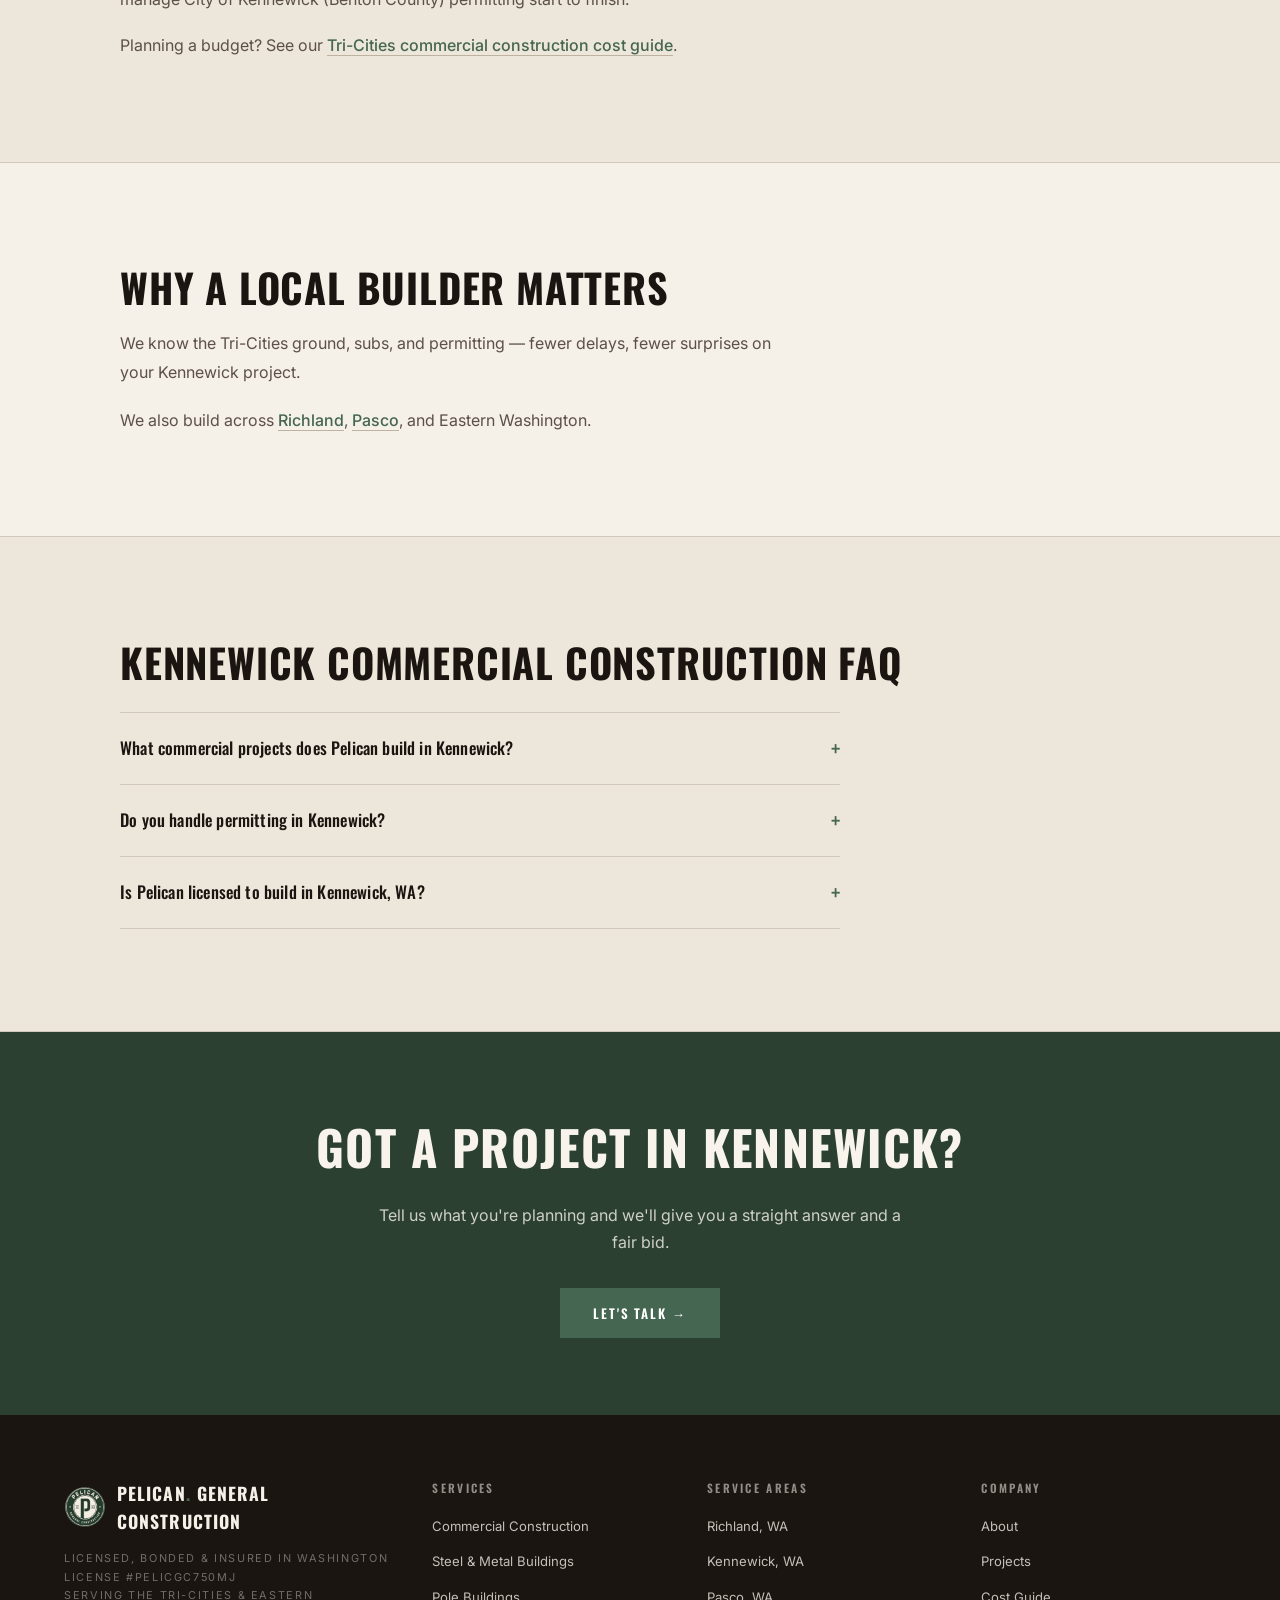
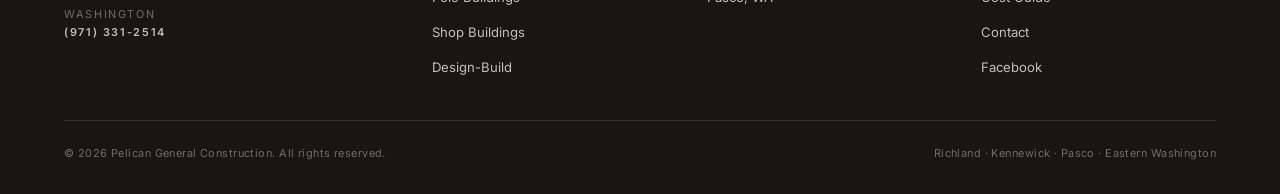
<file: tri-cities/kennewick/index.html>
<!DOCTYPE html>
<html lang="en">
<head>
<meta charset="UTF-8">
<meta name="viewport" content="width=device-width, initial-scale=1.0">
<title>Commercial General Contractor in Kennewick, WA | Pelican General Construction</title>
<meta name="description" content="Pelican builds commercial projects in Kennewick, WA — ground-up construction, design-build, and metal buildings. On time, on budget, no runaround. Get a quote.">
<link rel="canonical" href="https://www.pelicangeneralconstruction.com/tri-cities/kennewick">
<meta property="og:type" content="website">
<meta property="og:url" content="https://www.pelicangeneralconstruction.com/tri-cities/kennewick">
<meta property="og:title" content="Commercial General Contractor in Kennewick, WA | Pelican General Construction">
<meta property="og:description" content="Ground-up construction, design-build, and metal buildings for Kennewick, WA. On time, on budget, no runaround.">
<meta property="og:image" content="https://www.pelicangeneralconstruction.com/assets/pelican-og.jpg">
<meta property="og:site_name" content="Pelican General Construction">
<meta name="twitter:card" content="summary_large_image">
<meta name="twitter:title" content="Commercial General Contractor in Kennewick, WA | Pelican General Construction">
<meta name="twitter:image" content="https://www.pelicangeneralconstruction.com/assets/pelican-og.jpg">
<script type="application/ld+json">
{
  "@context": "https://schema.org",
  "@type": "GeneralContractor",
  "name": "Pelican General Construction",
  "url": "https://www.pelicangeneralconstruction.com/tri-cities/kennewick",
  "image": "https://www.pelicangeneralconstruction.com/assets/pelican-og.jpg",
  "telephone": "+19713312514",
  "identifier": {"@type": "PropertyValue", "propertyID": "License", "value": "PELICGC750MJ"},
  "description": "Commercial general contractor serving Kennewick, WA — ground-up commercial construction, design-build, and pre-engineered metal buildings.",
  "areaServed": [{"@type": "City", "name": "Kennewick, WA"}, {"@type": "Place", "name": "Tri-Cities, WA"}],
  "address": {"@type": "PostalAddress", "addressLocality": "Kennewick", "addressRegion": "WA", "addressCountry": "US"},
  "parentOrganization": {"@id": "https://www.pelicangeneralconstruction.com/#organization"},
  "sameAs": ["https://www.facebook.com/profile.php?id=61578110233521"]
}
</script>
<script type="application/ld+json">
{
  "@context": "https://schema.org",
  "@type": "Service",
  "serviceType": ["Commercial Construction", "Design-Build", "Pre-Engineered Metal Buildings"],
  "name": "Commercial Construction in Kennewick, WA",
  "areaServed": {"@type": "City", "name": "Kennewick, WA"},
  "provider": {"@id": "https://www.pelicangeneralconstruction.com/#organization"}
}
</script>
<script type="application/ld+json">
{
  "@context": "https://schema.org",
  "@type": "BreadcrumbList",
  "itemListElement": [
    {"@type": "ListItem", "position": 1, "name": "Home", "item": "https://www.pelicangeneralconstruction.com/"},
    {"@type": "ListItem", "position": 2, "name": "Kennewick", "item": "https://www.pelicangeneralconstruction.com/tri-cities/kennewick"}
  ]
}
</script>
<script type="application/ld+json">
{
  "@context": "https://schema.org",
  "@type": "FAQPage",
  "mainEntity": [
    {"@type": "Question", "name": "What commercial projects does Pelican build in Kennewick?", "acceptedAnswer": {"@type": "Answer", "text": "Ground-up retail, office, medical, warehouse, light-industrial, and mixed-use — plus design-build and pre-engineered metal buildings."}},
    {"@type": "Question", "name": "Do you handle permitting in Kennewick?", "acceptedAnswer": {"@type": "Answer", "text": "Yes — we manage the City of Kennewick (Benton County) permitting process start to finish, so it doesn't stall your timeline."}},
    {"@type": "Question", "name": "Is Pelican licensed to build in Kennewick, WA?", "acceptedAnswer": {"@type": "Answer", "text": "Yes — licensed, bonded, and insured in Washington (Lic. #PELICGC750MJ), serving the Tri-Cities and Eastern Washington."}}
  ]
}
</script>
<link rel="icon" type="image/x-icon" href="/assets/favicon.ico">
<link rel="icon" type="image/png" sizes="32x32" href="/assets/favicon-32x32.png">
<link rel="icon" type="image/png" sizes="16x16" href="/assets/favicon-16x16.png">
<link rel="apple-touch-icon" sizes="180x180" href="/assets/apple-touch-icon.png">
<link rel="manifest" href="/site.webmanifest">
<link rel="preconnect" href="https://fonts.googleapis.com">
<link rel="preconnect" href="https://fonts.gstatic.com" crossorigin>
<link href="https://fonts.googleapis.com/css2?family=Oswald:wght@400;500;600;700&family=Inter:wght@300;400;500;600&display=swap" rel="stylesheet">
<link rel="stylesheet" href="/assets/site.css">
</head>
<body>

<nav id="nav" role="navigation" aria-label="Main navigation">
  <a href="/" class="nav-logo" aria-label="Pelican General Construction home">
    <img src="/assets/pelican-badge.png" alt="Pelican General Construction" class="nav-badge" width="54" height="54">
    <span class="nav-wordmark"><span class="nav-wm-1">Pelican</span><span class="nav-wm-2">General Construction</span></span>
  </a>
  <ul class="nav-links" id="nav-links" role="list">
    <li><a href="/#services">Services</a></li>
    <li><a href="/projects">Projects</a></li>
    <li><a href="/#about">About</a></li>
    <li><a href="tel:9713312514" class="nav-phone">(971) 331-2514</a></li>
    <li><a href="/#contact" class="btn-quote">Get a Quote</a></li>
  </ul>
  <a href="tel:9713312514" class="nav-phone-m">(971) 331-2514</a>
  <button class="nav-burger" id="burger" aria-label="Toggle navigation" aria-expanded="false"><span></span><span></span><span></span></button>
</nav>

<header class="page-hero">
  <div class="wrap">
    <p class="page-eyebrow">Service Area — Kennewick, WA</p>
    <h1>Commercial General Contractor in Kennewick, WA</h1>
    <p class="lead">Kennewick is the Tri-Cities' commercial hub — and a busy one. Whether you're building retail near Columbia Center, an office, or a warehouse, Pelican builds it from the ground up and keeps you in the loop the whole way.</p>
  </div>
</header>

<nav class="crumbs" aria-label="Breadcrumb">
  <ol>
    <li><a href="/">Home</a></li>
    <li aria-current="page">Kennewick</li>
  </ol>
</nav>

<main>
<section class="section">
  <div class="wrap">
    <h2>Commercial construction services in Kennewick</h2>
    <p>Ground-up commercial construction, design-build, and pre-engineered metal buildings for Kennewick owners and developers. Pelican is among the commercial general contractors in Kennewick building across the Columbia Center retail district and the Southridge growth area.</p>
    <ul class="feature-list">
      <li><strong><a class="inline" href="/services/commercial-construction">Commercial construction</a></strong> — retail, office, warehouse, light industrial, and mixed-use, built from the ground up.</li>
      <li><strong><a class="inline" href="/services/design-build">Design-build</a></strong> — one team, one contract, from concept to keys.</li>
      <li><strong><a class="inline" href="/services/metal-buildings">Pre-engineered metal buildings</a></strong> — fast, durable steel buildings for open-span uses.</li>
    </ul>
  </div>
</section>

<section class="section section--surface">
  <div class="wrap">
    <h2>Building commercial in Kennewick</h2>
    <p>Kennewick is the commercial heart of the Tri-Cities — the Columbia Center retail district, the Southridge growth area, and the Clearwater and Canal corridors keep a steady pipeline of retail, office, medical, and light-industrial work. We build ground-up across all of it and know how Kennewick's market and permitting move.</p>
    <p>Typical Kennewick work: multi-tenant retail and pad sites, professional and medical offices, warehouse and flex space, and pre-engineered metal buildings for open-span uses — including <a class="inline" href="/services/pole-buildings">pole buildings</a> and <a class="inline" href="/services/shop-buildings">shop buildings</a> for storage, equipment, and trades. We manage City of Kennewick (Benton County) permitting start to finish.</p>
    <p>Planning a budget? See our <a class="inline" href="/resources/commercial-construction-cost-tri-cities">Tri-Cities commercial construction cost guide</a>.</p>
  </div>
</section>

<section class="section">
  <div class="wrap">
    <h2>Why a local builder matters</h2>
    <p>We know the Tri-Cities ground, subs, and permitting — fewer delays, fewer surprises on your Kennewick project.</p>
    <p style="margin-top:1.2rem">We also build across <a class="inline" href="/tri-cities/richland">Richland</a>, <a class="inline" href="/tri-cities/pasco">Pasco</a>, and Eastern Washington.</p>
  </div>
</section>

<section class="section section--surface">
  <div class="wrap">
    <h2>Kennewick commercial construction FAQ</h2>
    <div class="faq">
      <details><summary>What commercial projects does Pelican build in Kennewick?</summary><div class="faq-a">Ground-up retail, office, medical, warehouse, light-industrial, and mixed-use — plus design-build and pre-engineered metal buildings.</div></details>
      <details><summary>Do you handle permitting in Kennewick?</summary><div class="faq-a">Yes — we manage the City of Kennewick (Benton County) permitting process start to finish, so it doesn't stall your timeline.</div></details>
      <details><summary>Is Pelican licensed to build in Kennewick, WA?</summary><div class="faq-a">Yes — licensed, bonded, and insured in Washington (Lic. #PELICGC750MJ), serving the Tri-Cities and Eastern Washington.</div></details>
    </div>
  </div>
</section>

<section class="cta">
  <h2>Got a project in Kennewick?</h2>
  <p>Tell us what you're planning and we'll give you a straight answer and a fair bid.</p>
  <a href="/#contact" class="btn-p">Let's Talk &rarr;</a>
</section>

</main>

<footer class="site-footer">
  <div class="footer-grid">
    <div class="footer-brand">
      <div class="f-logo"><img src="/assets/pelican-badge.png" alt="" class="f-badge" width="42" height="42"><span class="f-logo-txt">Pelican<span>.</span> General Construction</span></div>
      <p class="f-lic">Licensed, bonded &amp; insured in Washington<br>License #PELICGC750MJ<br>Serving the Tri-Cities &amp; Eastern Washington<br><a href="tel:9713312514" class="f-tel">(971) 331-2514</a></p>
    </div>
    <div class="footer-col">
      <h4>Services</h4>
      <ul>
        <li><a href="/services/commercial-construction">Commercial Construction</a></li>
        <li><a href="/services/metal-buildings">Steel &amp; Metal Buildings</a></li>
        <li><a href="/services/pole-buildings">Pole Buildings</a></li>
        <li><a href="/services/shop-buildings">Shop Buildings</a></li>
        <li><a href="/services/design-build">Design-Build</a></li>
      </ul>
    </div>
    <div class="footer-col">
      <h4>Service Areas</h4>
      <ul>
        <li><a href="/tri-cities/richland">Richland, WA</a></li>
        <li><a href="/tri-cities/kennewick">Kennewick, WA</a></li>
        <li><a href="/tri-cities/pasco">Pasco, WA</a></li>
      </ul>
    </div>
    <div class="footer-col">
      <h4>Company</h4>
      <ul>
        <li><a href="/#about">About</a></li>
        <li><a href="/projects">Projects</a></li>
        <li><a href="/resources/commercial-construction-cost-tri-cities">Cost Guide</a></li>
        <li><a href="/#contact">Contact</a></li>
        <li><a href="https://www.facebook.com/profile.php?id=61578110233521" target="_blank" rel="noopener">Facebook</a></li>
      </ul>
    </div>
  </div>
  <div class="footer-bottom">
    <p>&copy; 2026 Pelican General Construction. All rights reserved.</p>
    <p>Richland &middot; Kennewick &middot; Pasco &middot; Eastern Washington</p>
  </div>
</footer>
<script src="/assets/site.js" defer></script>

</body>
</html>
</file>
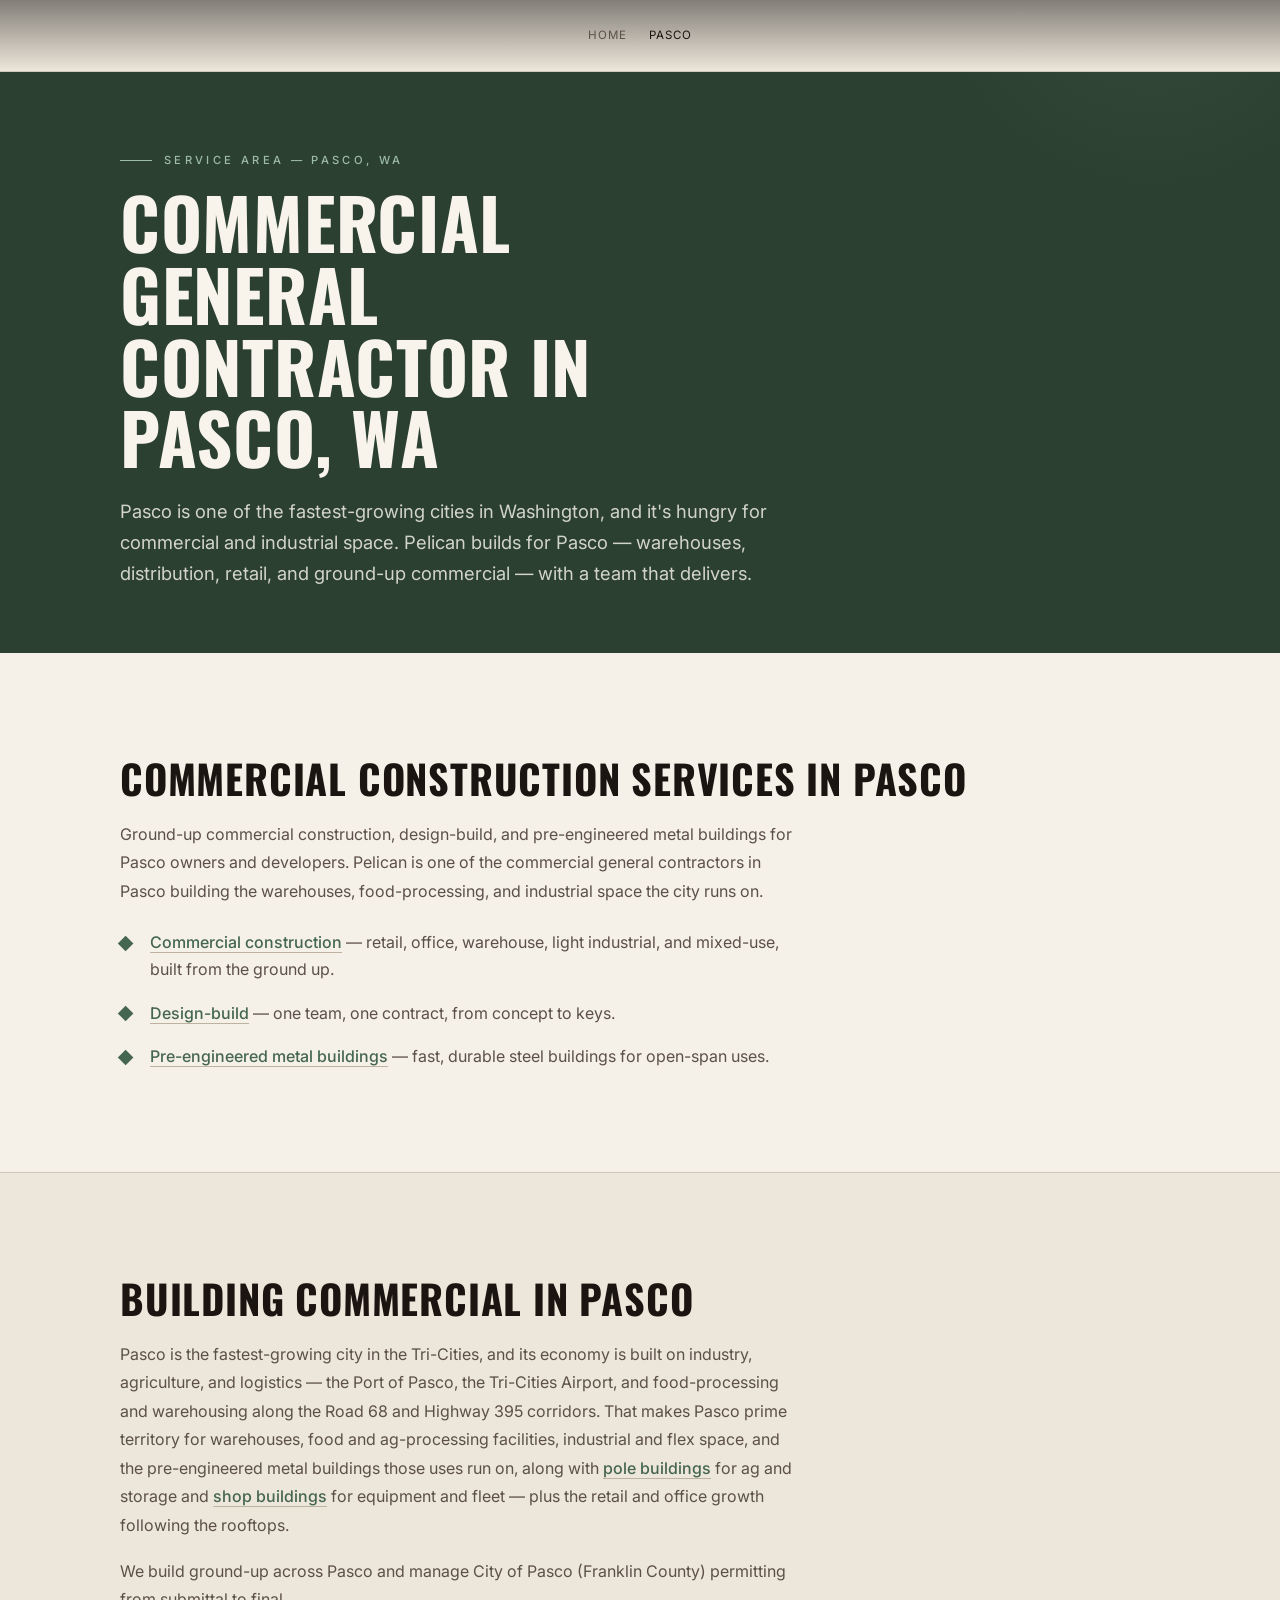
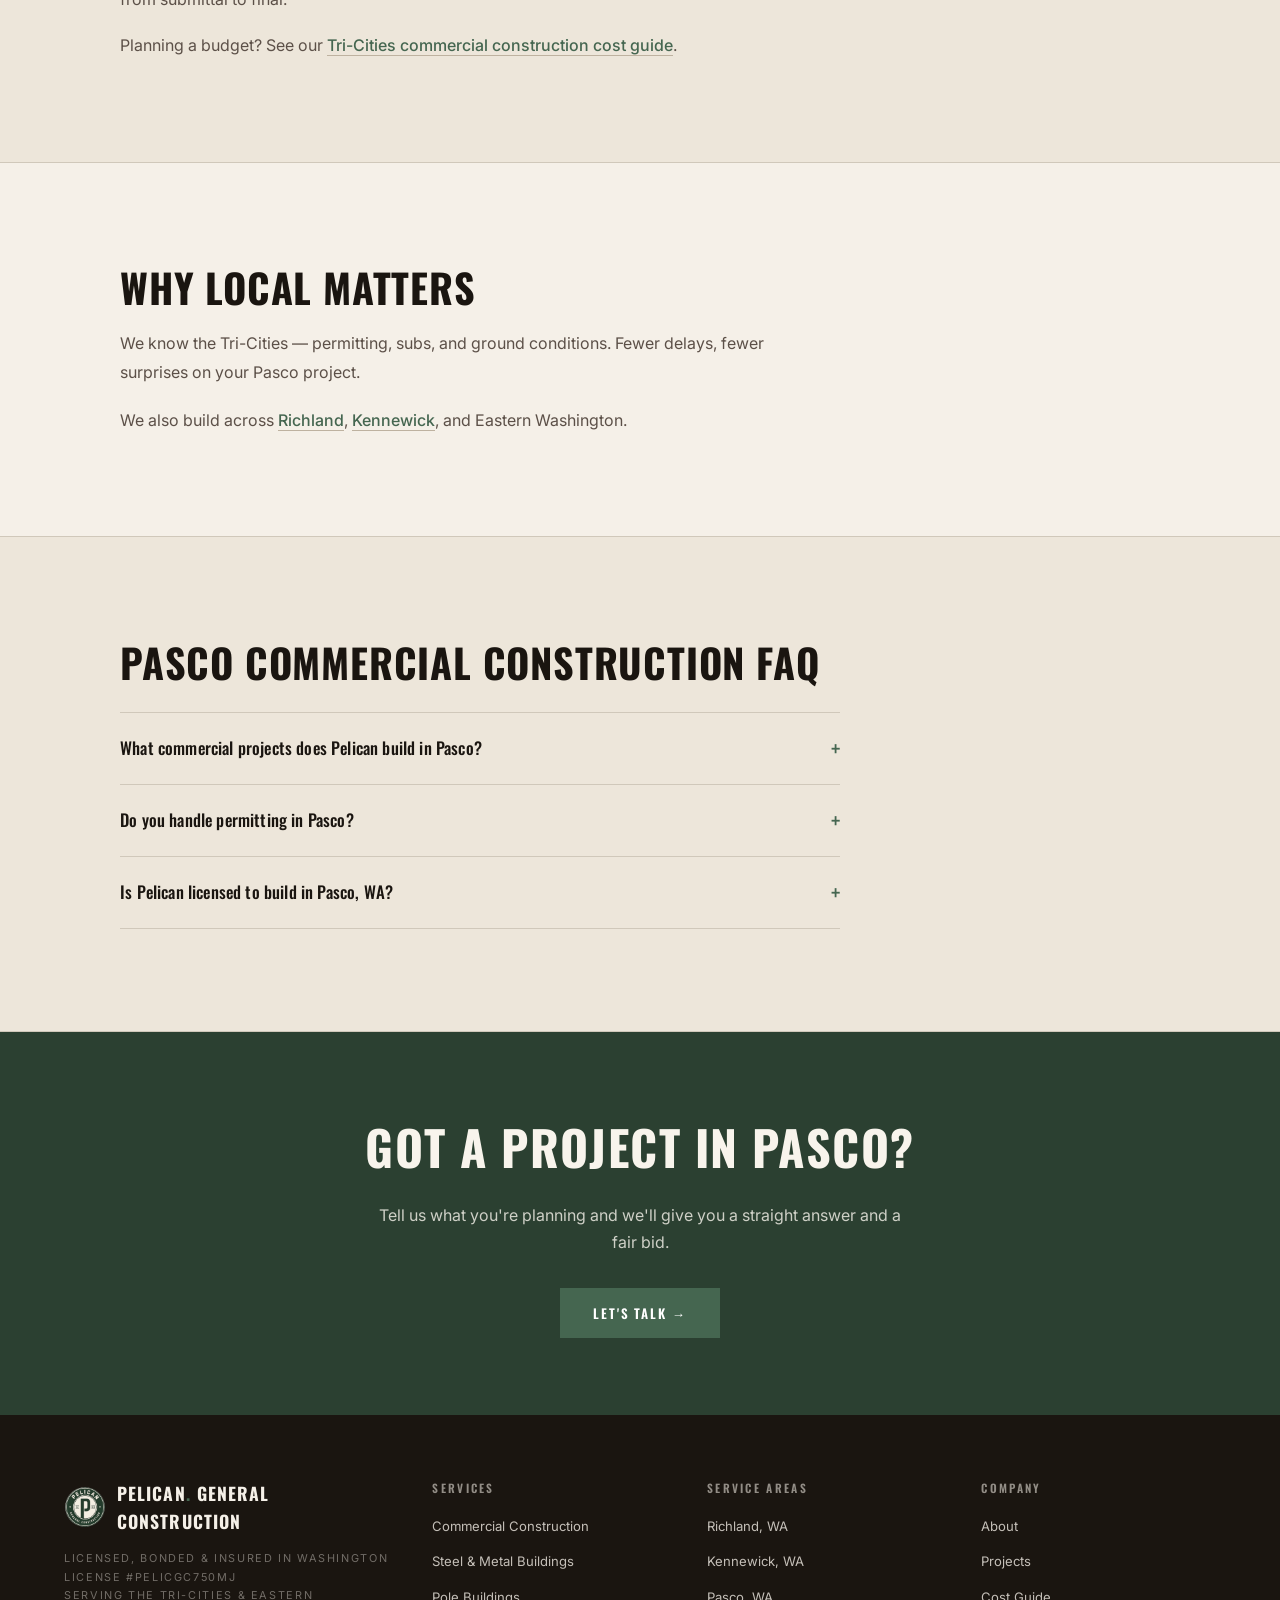
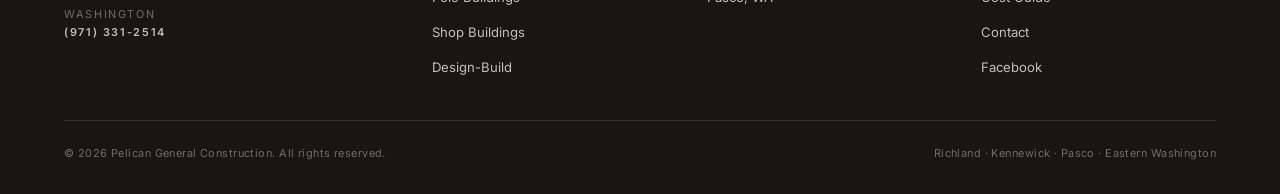
<file: tri-cities/pasco/index.html>
<!DOCTYPE html>
<html lang="en">
<head>
<meta charset="UTF-8">
<meta name="viewport" content="width=device-width, initial-scale=1.0">
<title>Commercial General Contractor in Pasco, WA | Pelican General Construction</title>
<meta name="description" content="Pelican is a commercial general contractor in Pasco, WA — ground-up builds, design-build, and metal buildings for a fast-growing city. On time, on budget.">
<link rel="canonical" href="https://www.pelicangeneralconstruction.com/tri-cities/pasco">
<meta property="og:type" content="website">
<meta property="og:url" content="https://www.pelicangeneralconstruction.com/tri-cities/pasco">
<meta property="og:title" content="Commercial General Contractor in Pasco, WA | Pelican General Construction">
<meta property="og:description" content="Ground-up builds, design-build, and metal buildings for Pasco, WA — a fast-growing city. On time, on budget.">
<meta property="og:image" content="https://www.pelicangeneralconstruction.com/assets/pelican-og.jpg">
<meta property="og:site_name" content="Pelican General Construction">
<meta name="twitter:card" content="summary_large_image">
<meta name="twitter:title" content="Commercial General Contractor in Pasco, WA | Pelican General Construction">
<meta name="twitter:image" content="https://www.pelicangeneralconstruction.com/assets/pelican-og.jpg">
<script type="application/ld+json">
{
  "@context": "https://schema.org",
  "@type": "GeneralContractor",
  "name": "Pelican General Construction",
  "url": "https://www.pelicangeneralconstruction.com/tri-cities/pasco",
  "image": "https://www.pelicangeneralconstruction.com/assets/pelican-og.jpg",
  "telephone": "+19713312514",
  "identifier": {"@type": "PropertyValue", "propertyID": "License", "value": "PELICGC750MJ"},
  "description": "Commercial general contractor serving Pasco, WA — ground-up commercial construction, design-build, and pre-engineered metal buildings.",
  "areaServed": [{"@type": "City", "name": "Pasco, WA"}, {"@type": "Place", "name": "Tri-Cities, WA"}],
  "address": {"@type": "PostalAddress", "addressLocality": "Pasco", "addressRegion": "WA", "addressCountry": "US"},
  "parentOrganization": {"@id": "https://www.pelicangeneralconstruction.com/#organization"},
  "sameAs": ["https://www.facebook.com/profile.php?id=61578110233521"]
}
</script>
<script type="application/ld+json">
{
  "@context": "https://schema.org",
  "@type": "Service",
  "serviceType": ["Commercial Construction", "Design-Build", "Pre-Engineered Metal Buildings"],
  "name": "Commercial Construction in Pasco, WA",
  "areaServed": {"@type": "City", "name": "Pasco, WA"},
  "provider": {"@id": "https://www.pelicangeneralconstruction.com/#organization"}
}
</script>
<script type="application/ld+json">
{
  "@context": "https://schema.org",
  "@type": "BreadcrumbList",
  "itemListElement": [
    {"@type": "ListItem", "position": 1, "name": "Home", "item": "https://www.pelicangeneralconstruction.com/"},
    {"@type": "ListItem", "position": 2, "name": "Pasco", "item": "https://www.pelicangeneralconstruction.com/tri-cities/pasco"}
  ]
}
</script>
<script type="application/ld+json">
{
  "@context": "https://schema.org",
  "@type": "FAQPage",
  "mainEntity": [
    {"@type": "Question", "name": "What commercial projects does Pelican build in Pasco?", "acceptedAnswer": {"@type": "Answer", "text": "Ground-up retail, office, medical, warehouse, light-industrial, and mixed-use — plus design-build and pre-engineered metal buildings."}},
    {"@type": "Question", "name": "Do you handle permitting in Pasco?", "acceptedAnswer": {"@type": "Answer", "text": "Yes — we manage the City of Pasco (Franklin County) permitting process start to finish, so it doesn't stall your timeline."}},
    {"@type": "Question", "name": "Is Pelican licensed to build in Pasco, WA?", "acceptedAnswer": {"@type": "Answer", "text": "Yes — licensed, bonded, and insured in Washington (Lic. #PELICGC750MJ), serving the Tri-Cities and Eastern Washington."}}
  ]
}
</script>
<link rel="icon" type="image/x-icon" href="/assets/favicon.ico">
<link rel="icon" type="image/png" sizes="32x32" href="/assets/favicon-32x32.png">
<link rel="icon" type="image/png" sizes="16x16" href="/assets/favicon-16x16.png">
<link rel="apple-touch-icon" sizes="180x180" href="/assets/apple-touch-icon.png">
<link rel="manifest" href="/site.webmanifest">
<link rel="preconnect" href="https://fonts.googleapis.com">
<link rel="preconnect" href="https://fonts.gstatic.com" crossorigin>
<link href="https://fonts.googleapis.com/css2?family=Oswald:wght@400;500;600;700&family=Inter:wght@300;400;500;600&display=swap" rel="stylesheet">
<link rel="stylesheet" href="/assets/site.css">
</head>
<body>

<nav id="nav" role="navigation" aria-label="Main navigation">
  <a href="/" class="nav-logo" aria-label="Pelican General Construction home">
    <img src="/assets/pelican-badge.png" alt="Pelican General Construction" class="nav-badge" width="54" height="54">
    <span class="nav-wordmark"><span class="nav-wm-1">Pelican</span><span class="nav-wm-2">General Construction</span></span>
  </a>
  <ul class="nav-links" id="nav-links" role="list">
    <li><a href="/#services">Services</a></li>
    <li><a href="/projects">Projects</a></li>
    <li><a href="/#about">About</a></li>
    <li><a href="tel:9713312514" class="nav-phone">(971) 331-2514</a></li>
    <li><a href="/#contact" class="btn-quote">Get a Quote</a></li>
  </ul>
  <a href="tel:9713312514" class="nav-phone-m">(971) 331-2514</a>
  <button class="nav-burger" id="burger" aria-label="Toggle navigation" aria-expanded="false"><span></span><span></span><span></span></button>
</nav>

<header class="page-hero">
  <div class="wrap">
    <p class="page-eyebrow">Service Area — Pasco, WA</p>
    <h1>Commercial General Contractor in Pasco, WA</h1>
    <p class="lead">Pasco is one of the fastest-growing cities in Washington, and it's hungry for commercial and industrial space. Pelican builds for Pasco — warehouses, distribution, retail, and ground-up commercial — with a team that delivers.</p>
  </div>
</header>

<nav class="crumbs" aria-label="Breadcrumb">
  <ol>
    <li><a href="/">Home</a></li>
    <li aria-current="page">Pasco</li>
  </ol>
</nav>

<main>
<section class="section">
  <div class="wrap">
    <h2>Commercial construction services in Pasco</h2>
    <p>Ground-up commercial construction, design-build, and pre-engineered metal buildings for Pasco owners and developers. Pelican is one of the commercial general contractors in Pasco building the warehouses, food-processing, and industrial space the city runs on.</p>
    <ul class="feature-list">
      <li><strong><a class="inline" href="/services/commercial-construction">Commercial construction</a></strong> — retail, office, warehouse, light industrial, and mixed-use, built from the ground up.</li>
      <li><strong><a class="inline" href="/services/design-build">Design-build</a></strong> — one team, one contract, from concept to keys.</li>
      <li><strong><a class="inline" href="/services/metal-buildings">Pre-engineered metal buildings</a></strong> — fast, durable steel buildings for open-span uses.</li>
    </ul>
  </div>
</section>

<section class="section section--surface">
  <div class="wrap">
    <h2>Building commercial in Pasco</h2>
    <p>Pasco is the fastest-growing city in the Tri-Cities, and its economy is built on industry, agriculture, and logistics — the Port of Pasco, the Tri-Cities Airport, and food-processing and warehousing along the Road 68 and Highway 395 corridors. That makes Pasco prime territory for warehouses, food and ag-processing facilities, industrial and flex space, and the pre-engineered metal buildings those uses run on, along with <a class="inline" href="/services/pole-buildings">pole buildings</a> for ag and storage and <a class="inline" href="/services/shop-buildings">shop buildings</a> for equipment and fleet — plus the retail and office growth following the rooftops.</p>
    <p>We build ground-up across Pasco and manage City of Pasco (Franklin County) permitting from submittal to final.</p>
    <p>Planning a budget? See our <a class="inline" href="/resources/commercial-construction-cost-tri-cities">Tri-Cities commercial construction cost guide</a>.</p>
  </div>
</section>

<section class="section">
  <div class="wrap">
    <h2>Why local matters</h2>
    <p>We know the Tri-Cities — permitting, subs, and ground conditions. Fewer delays, fewer surprises on your Pasco project.</p>
    <p style="margin-top:1.2rem">We also build across <a class="inline" href="/tri-cities/richland">Richland</a>, <a class="inline" href="/tri-cities/kennewick">Kennewick</a>, and Eastern Washington.</p>
  </div>
</section>

<section class="section section--surface">
  <div class="wrap">
    <h2>Pasco commercial construction FAQ</h2>
    <div class="faq">
      <details><summary>What commercial projects does Pelican build in Pasco?</summary><div class="faq-a">Ground-up retail, office, medical, warehouse, light-industrial, and mixed-use — plus design-build and pre-engineered metal buildings.</div></details>
      <details><summary>Do you handle permitting in Pasco?</summary><div class="faq-a">Yes — we manage the City of Pasco (Franklin County) permitting process start to finish, so it doesn't stall your timeline.</div></details>
      <details><summary>Is Pelican licensed to build in Pasco, WA?</summary><div class="faq-a">Yes — licensed, bonded, and insured in Washington (Lic. #PELICGC750MJ), serving the Tri-Cities and Eastern Washington.</div></details>
    </div>
  </div>
</section>

<section class="cta">
  <h2>Got a project in Pasco?</h2>
  <p>Tell us what you're planning and we'll give you a straight answer and a fair bid.</p>
  <a href="/#contact" class="btn-p">Let's Talk &rarr;</a>
</section>

</main>

<footer class="site-footer">
  <div class="footer-grid">
    <div class="footer-brand">
      <div class="f-logo"><img src="/assets/pelican-badge.png" alt="" class="f-badge" width="42" height="42"><span class="f-logo-txt">Pelican<span>.</span> General Construction</span></div>
      <p class="f-lic">Licensed, bonded &amp; insured in Washington<br>License #PELICGC750MJ<br>Serving the Tri-Cities &amp; Eastern Washington<br><a href="tel:9713312514" class="f-tel">(971) 331-2514</a></p>
    </div>
    <div class="footer-col">
      <h4>Services</h4>
      <ul>
        <li><a href="/services/commercial-construction">Commercial Construction</a></li>
        <li><a href="/services/metal-buildings">Steel &amp; Metal Buildings</a></li>
        <li><a href="/services/pole-buildings">Pole Buildings</a></li>
        <li><a href="/services/shop-buildings">Shop Buildings</a></li>
        <li><a href="/services/design-build">Design-Build</a></li>
      </ul>
    </div>
    <div class="footer-col">
      <h4>Service Areas</h4>
      <ul>
        <li><a href="/tri-cities/richland">Richland, WA</a></li>
        <li><a href="/tri-cities/kennewick">Kennewick, WA</a></li>
        <li><a href="/tri-cities/pasco">Pasco, WA</a></li>
      </ul>
    </div>
    <div class="footer-col">
      <h4>Company</h4>
      <ul>
        <li><a href="/#about">About</a></li>
        <li><a href="/projects">Projects</a></li>
        <li><a href="/resources/commercial-construction-cost-tri-cities">Cost Guide</a></li>
        <li><a href="/#contact">Contact</a></li>
        <li><a href="https://www.facebook.com/profile.php?id=61578110233521" target="_blank" rel="noopener">Facebook</a></li>
      </ul>
    </div>
  </div>
  <div class="footer-bottom">
    <p>&copy; 2026 Pelican General Construction. All rights reserved.</p>
    <p>Richland &middot; Kennewick &middot; Pasco &middot; Eastern Washington</p>
  </div>
</footer>
<script src="/assets/site.js" defer></script>

</body>
</html>
</file>
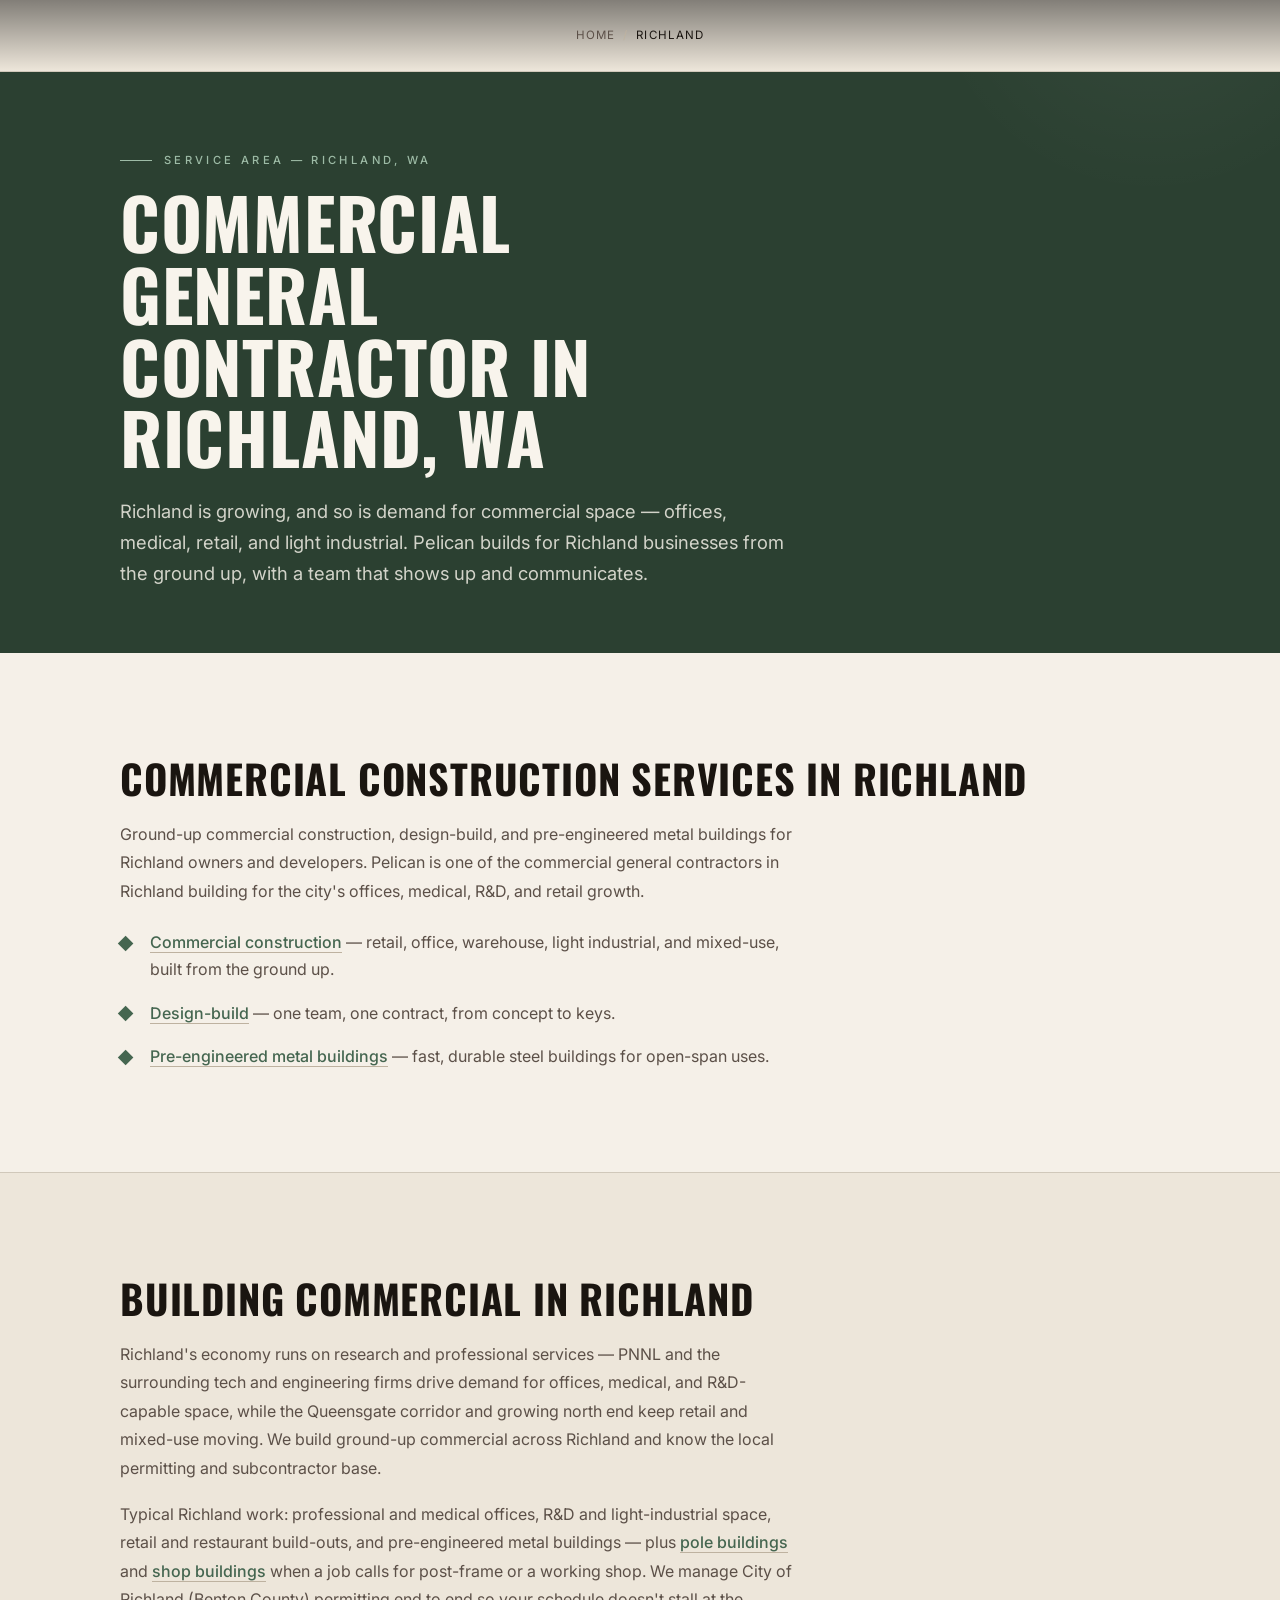
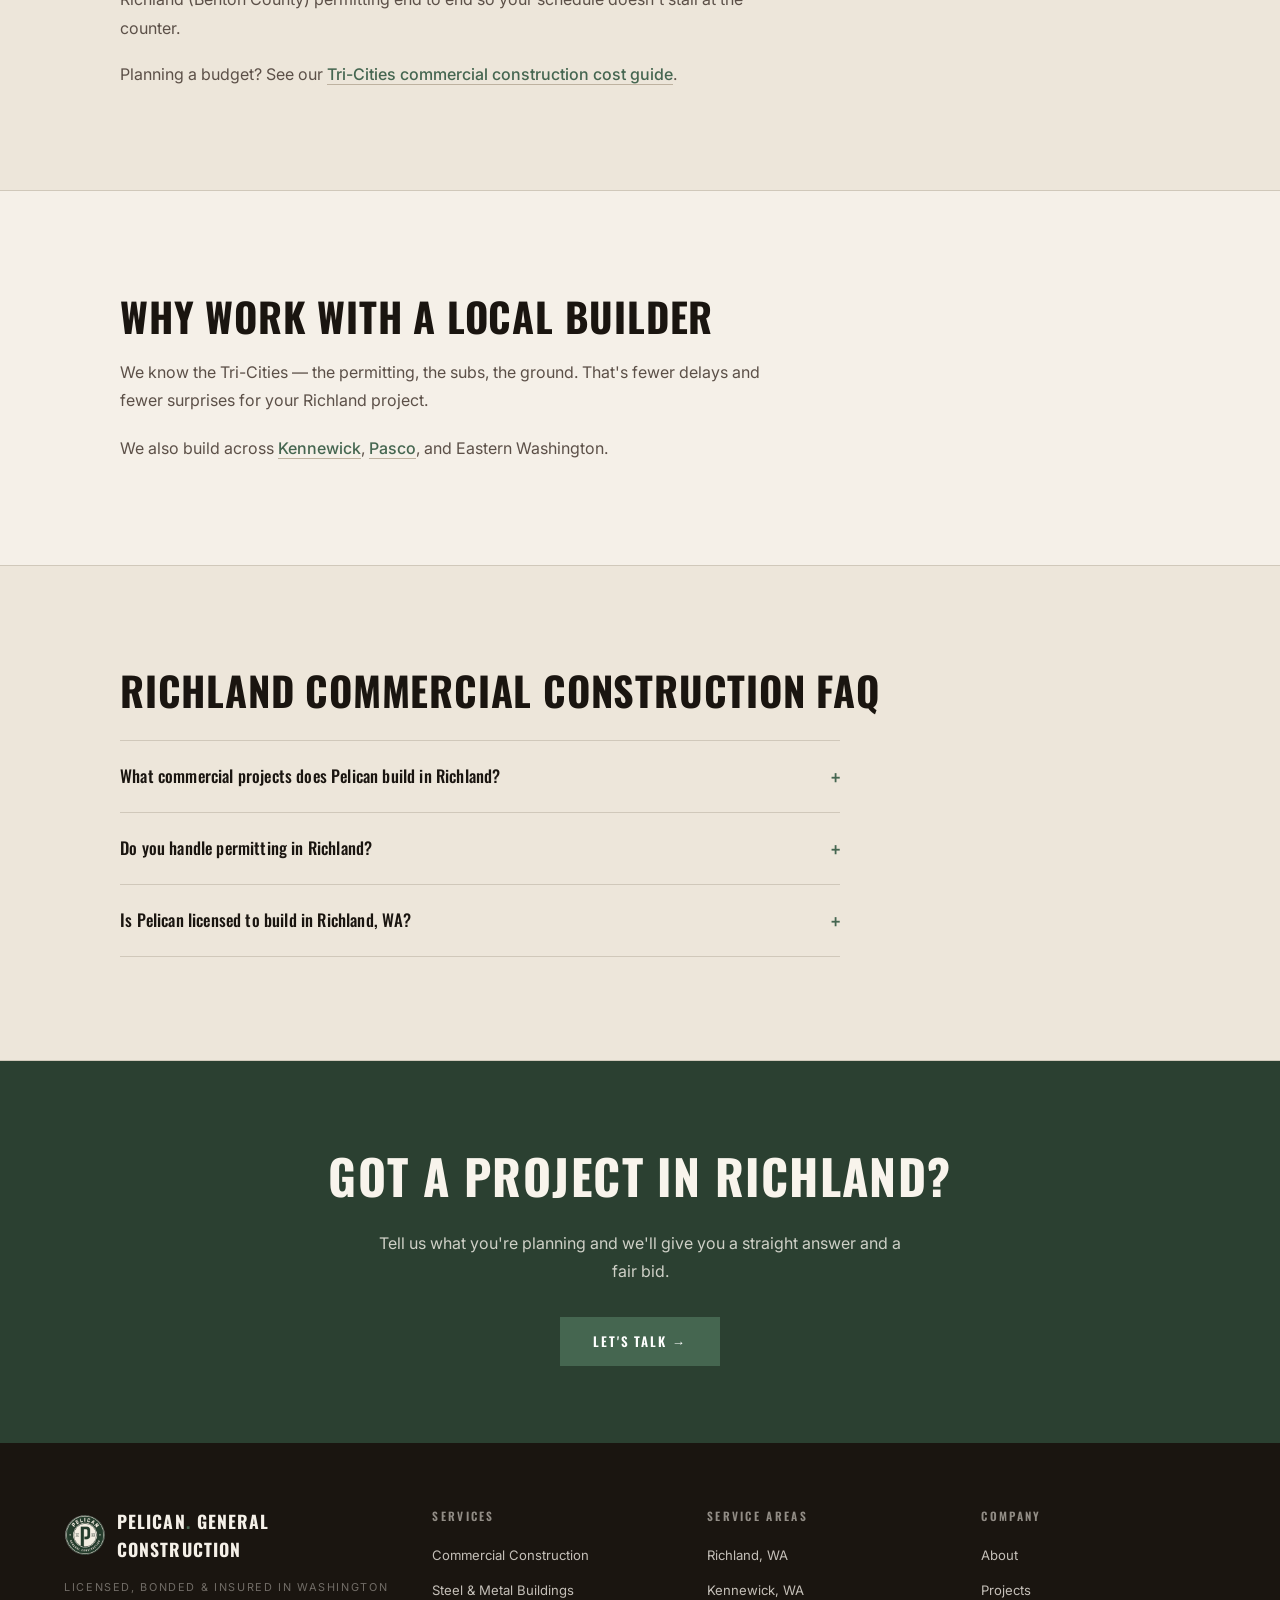
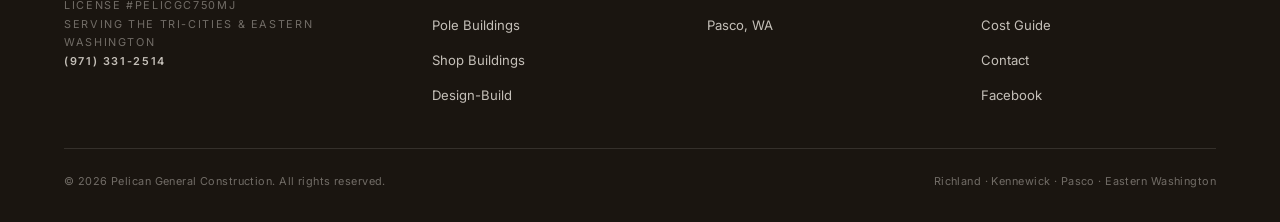
<file: tri-cities/richland/index.html>
<!DOCTYPE html>
<html lang="en">
<head>
<meta charset="UTF-8">
<meta name="viewport" content="width=device-width, initial-scale=1.0">
<title>Commercial General Contractor in Richland, WA | Pelican General Construction</title>
<meta name="description" content="Pelican is a commercial general contractor serving Richland, WA — ground-up builds, design-build, and metal buildings, on time and on budget. Get a quote.">
<link rel="canonical" href="https://www.pelicangeneralconstruction.com/tri-cities/richland">
<meta property="og:type" content="website">
<meta property="og:url" content="https://www.pelicangeneralconstruction.com/tri-cities/richland">
<meta property="og:title" content="Commercial General Contractor in Richland, WA | Pelican General Construction">
<meta property="og:description" content="Ground-up builds, design-build, and metal buildings for Richland, WA — on time and on budget.">
<meta property="og:image" content="https://www.pelicangeneralconstruction.com/assets/pelican-og.jpg">
<meta property="og:site_name" content="Pelican General Construction">
<meta name="twitter:card" content="summary_large_image">
<meta name="twitter:title" content="Commercial General Contractor in Richland, WA | Pelican General Construction">
<meta name="twitter:image" content="https://www.pelicangeneralconstruction.com/assets/pelican-og.jpg">
<script type="application/ld+json">
{
  "@context": "https://schema.org",
  "@type": "GeneralContractor",
  "name": "Pelican General Construction",
  "url": "https://www.pelicangeneralconstruction.com/tri-cities/richland",
  "image": "https://www.pelicangeneralconstruction.com/assets/pelican-og.jpg",
  "telephone": "+19713312514",
  "identifier": {"@type": "PropertyValue", "propertyID": "License", "value": "PELICGC750MJ"},
  "description": "Commercial general contractor serving Richland, WA — ground-up commercial construction, design-build, and pre-engineered metal buildings.",
  "areaServed": [{"@type": "City", "name": "Richland, WA"}, {"@type": "Place", "name": "Tri-Cities, WA"}],
  "address": {"@type": "PostalAddress", "addressLocality": "Richland", "addressRegion": "WA", "addressCountry": "US"},
  "parentOrganization": {"@id": "https://www.pelicangeneralconstruction.com/#organization"},
  "sameAs": ["https://www.facebook.com/profile.php?id=61578110233521"]
}
</script>
<script type="application/ld+json">
{
  "@context": "https://schema.org",
  "@type": "Service",
  "serviceType": ["Commercial Construction", "Design-Build", "Pre-Engineered Metal Buildings"],
  "name": "Commercial Construction in Richland, WA",
  "areaServed": {"@type": "City", "name": "Richland, WA"},
  "provider": {"@id": "https://www.pelicangeneralconstruction.com/#organization"}
}
</script>
<script type="application/ld+json">
{
  "@context": "https://schema.org",
  "@type": "BreadcrumbList",
  "itemListElement": [
    {"@type": "ListItem", "position": 1, "name": "Home", "item": "https://www.pelicangeneralconstruction.com/"},
    {"@type": "ListItem", "position": 2, "name": "Richland", "item": "https://www.pelicangeneralconstruction.com/tri-cities/richland"}
  ]
}
</script>
<script type="application/ld+json">
{
  "@context": "https://schema.org",
  "@type": "FAQPage",
  "mainEntity": [
    {"@type": "Question", "name": "What commercial projects does Pelican build in Richland?", "acceptedAnswer": {"@type": "Answer", "text": "Ground-up retail, office, medical, warehouse, light-industrial, and mixed-use — plus design-build and pre-engineered metal buildings."}},
    {"@type": "Question", "name": "Do you handle permitting in Richland?", "acceptedAnswer": {"@type": "Answer", "text": "Yes — we manage the City of Richland (Benton County) permitting process start to finish, so it doesn't stall your timeline."}},
    {"@type": "Question", "name": "Is Pelican licensed to build in Richland, WA?", "acceptedAnswer": {"@type": "Answer", "text": "Yes — licensed, bonded, and insured in Washington (Lic. #PELICGC750MJ), serving the Tri-Cities and Eastern Washington."}}
  ]
}
</script>
<link rel="icon" type="image/x-icon" href="/assets/favicon.ico">
<link rel="icon" type="image/png" sizes="32x32" href="/assets/favicon-32x32.png">
<link rel="icon" type="image/png" sizes="16x16" href="/assets/favicon-16x16.png">
<link rel="apple-touch-icon" sizes="180x180" href="/assets/apple-touch-icon.png">
<link rel="manifest" href="/site.webmanifest">
<link rel="preconnect" href="https://fonts.googleapis.com">
<link rel="preconnect" href="https://fonts.gstatic.com" crossorigin>
<link href="https://fonts.googleapis.com/css2?family=Oswald:wght@400;500;600;700&family=Inter:wght@300;400;500;600&display=swap" rel="stylesheet">
<link rel="stylesheet" href="/assets/site.css">
</head>
<body>

<nav id="nav" role="navigation" aria-label="Main navigation">
  <a href="/" class="nav-logo" aria-label="Pelican General Construction home">
    <img src="/assets/pelican-badge.png" alt="Pelican General Construction" class="nav-badge" width="54" height="54">
    <span class="nav-wordmark"><span class="nav-wm-1">Pelican</span><span class="nav-wm-2">General Construction</span></span>
  </a>
  <ul class="nav-links" id="nav-links" role="list">
    <li><a href="/#services">Services</a></li>
    <li><a href="/projects">Projects</a></li>
    <li><a href="/#about">About</a></li>
    <li><a href="tel:9713312514" class="nav-phone">(971) 331-2514</a></li>
    <li><a href="/#contact" class="btn-quote">Get a Quote</a></li>
  </ul>
  <a href="tel:9713312514" class="nav-phone-m">(971) 331-2514</a>
  <button class="nav-burger" id="burger" aria-label="Toggle navigation" aria-expanded="false"><span></span><span></span><span></span></button>
</nav>

<header class="page-hero">
  <div class="wrap">
    <p class="page-eyebrow">Service Area — Richland, WA</p>
    <h1>Commercial General Contractor in Richland, WA</h1>
    <p class="lead">Richland is growing, and so is demand for commercial space — offices, medical, retail, and light industrial. Pelican builds for Richland businesses from the ground up, with a team that shows up and communicates.</p>
  </div>
</header>

<nav class="crumbs" aria-label="Breadcrumb">
  <ol>
    <li><a href="/">Home</a></li>
    <li aria-current="page">Richland</li>
  </ol>
</nav>

<main>
<section class="section">
  <div class="wrap">
    <h2>Commercial construction services in Richland</h2>
    <p>Ground-up commercial construction, design-build, and pre-engineered metal buildings for Richland owners and developers. Pelican is one of the commercial general contractors in Richland building for the city's offices, medical, R&amp;D, and retail growth.</p>
    <ul class="feature-list">
      <li><strong><a class="inline" href="/services/commercial-construction">Commercial construction</a></strong> — retail, office, warehouse, light industrial, and mixed-use, built from the ground up.</li>
      <li><strong><a class="inline" href="/services/design-build">Design-build</a></strong> — one team, one contract, from concept to keys.</li>
      <li><strong><a class="inline" href="/services/metal-buildings">Pre-engineered metal buildings</a></strong> — fast, durable steel buildings for open-span uses.</li>
    </ul>
  </div>
</section>

<section class="section section--surface">
  <div class="wrap">
    <h2>Building commercial in Richland</h2>
    <p>Richland's economy runs on research and professional services — PNNL and the surrounding tech and engineering firms drive demand for offices, medical, and R&amp;D-capable space, while the Queensgate corridor and growing north end keep retail and mixed-use moving. We build ground-up commercial across Richland and know the local permitting and subcontractor base.</p>
    <p>Typical Richland work: professional and medical offices, R&amp;D and light-industrial space, retail and restaurant build-outs, and pre-engineered metal buildings — plus <a class="inline" href="/services/pole-buildings">pole buildings</a> and <a class="inline" href="/services/shop-buildings">shop buildings</a> when a job calls for post-frame or a working shop. We manage City of Richland (Benton County) permitting end to end so your schedule doesn't stall at the counter.</p>
    <p>Planning a budget? See our <a class="inline" href="/resources/commercial-construction-cost-tri-cities">Tri-Cities commercial construction cost guide</a>.</p>
  </div>
</section>

<section class="section">
  <div class="wrap">
    <h2>Why work with a local builder</h2>
    <p>We know the Tri-Cities — the permitting, the subs, the ground. That's fewer delays and fewer surprises for your Richland project.</p>
    <p style="margin-top:1.2rem">We also build across <a class="inline" href="/tri-cities/kennewick">Kennewick</a>, <a class="inline" href="/tri-cities/pasco">Pasco</a>, and Eastern Washington.</p>
  </div>
</section>

<section class="section section--surface">
  <div class="wrap">
    <h2>Richland commercial construction FAQ</h2>
    <div class="faq">
      <details><summary>What commercial projects does Pelican build in Richland?</summary><div class="faq-a">Ground-up retail, office, medical, warehouse, light-industrial, and mixed-use — plus design-build and pre-engineered metal buildings.</div></details>
      <details><summary>Do you handle permitting in Richland?</summary><div class="faq-a">Yes — we manage the City of Richland (Benton County) permitting process start to finish, so it doesn't stall your timeline.</div></details>
      <details><summary>Is Pelican licensed to build in Richland, WA?</summary><div class="faq-a">Yes — licensed, bonded, and insured in Washington (Lic. #PELICGC750MJ), serving the Tri-Cities and Eastern Washington.</div></details>
    </div>
  </div>
</section>

<section class="cta">
  <h2>Got a project in Richland?</h2>
  <p>Tell us what you're planning and we'll give you a straight answer and a fair bid.</p>
  <a href="/#contact" class="btn-p">Let's Talk &rarr;</a>
</section>

</main>

<footer class="site-footer">
  <div class="footer-grid">
    <div class="footer-brand">
      <div class="f-logo"><img src="/assets/pelican-badge.png" alt="" class="f-badge" width="42" height="42"><span class="f-logo-txt">Pelican<span>.</span> General Construction</span></div>
      <p class="f-lic">Licensed, bonded &amp; insured in Washington<br>License #PELICGC750MJ<br>Serving the Tri-Cities &amp; Eastern Washington<br><a href="tel:9713312514" class="f-tel">(971) 331-2514</a></p>
    </div>
    <div class="footer-col">
      <h4>Services</h4>
      <ul>
        <li><a href="/services/commercial-construction">Commercial Construction</a></li>
        <li><a href="/services/metal-buildings">Steel &amp; Metal Buildings</a></li>
        <li><a href="/services/pole-buildings">Pole Buildings</a></li>
        <li><a href="/services/shop-buildings">Shop Buildings</a></li>
        <li><a href="/services/design-build">Design-Build</a></li>
      </ul>
    </div>
    <div class="footer-col">
      <h4>Service Areas</h4>
      <ul>
        <li><a href="/tri-cities/richland">Richland, WA</a></li>
        <li><a href="/tri-cities/kennewick">Kennewick, WA</a></li>
        <li><a href="/tri-cities/pasco">Pasco, WA</a></li>
      </ul>
    </div>
    <div class="footer-col">
      <h4>Company</h4>
      <ul>
        <li><a href="/#about">About</a></li>
        <li><a href="/projects">Projects</a></li>
        <li><a href="/resources/commercial-construction-cost-tri-cities">Cost Guide</a></li>
        <li><a href="/#contact">Contact</a></li>
        <li><a href="https://www.facebook.com/profile.php?id=61578110233521" target="_blank" rel="noopener">Facebook</a></li>
      </ul>
    </div>
  </div>
  <div class="footer-bottom">
    <p>&copy; 2026 Pelican General Construction. All rights reserved.</p>
    <p>Richland &middot; Kennewick &middot; Pasco &middot; Eastern Washington</p>
  </div>
</footer>
<script src="/assets/site.js" defer></script>

</body>
</html>
</file>
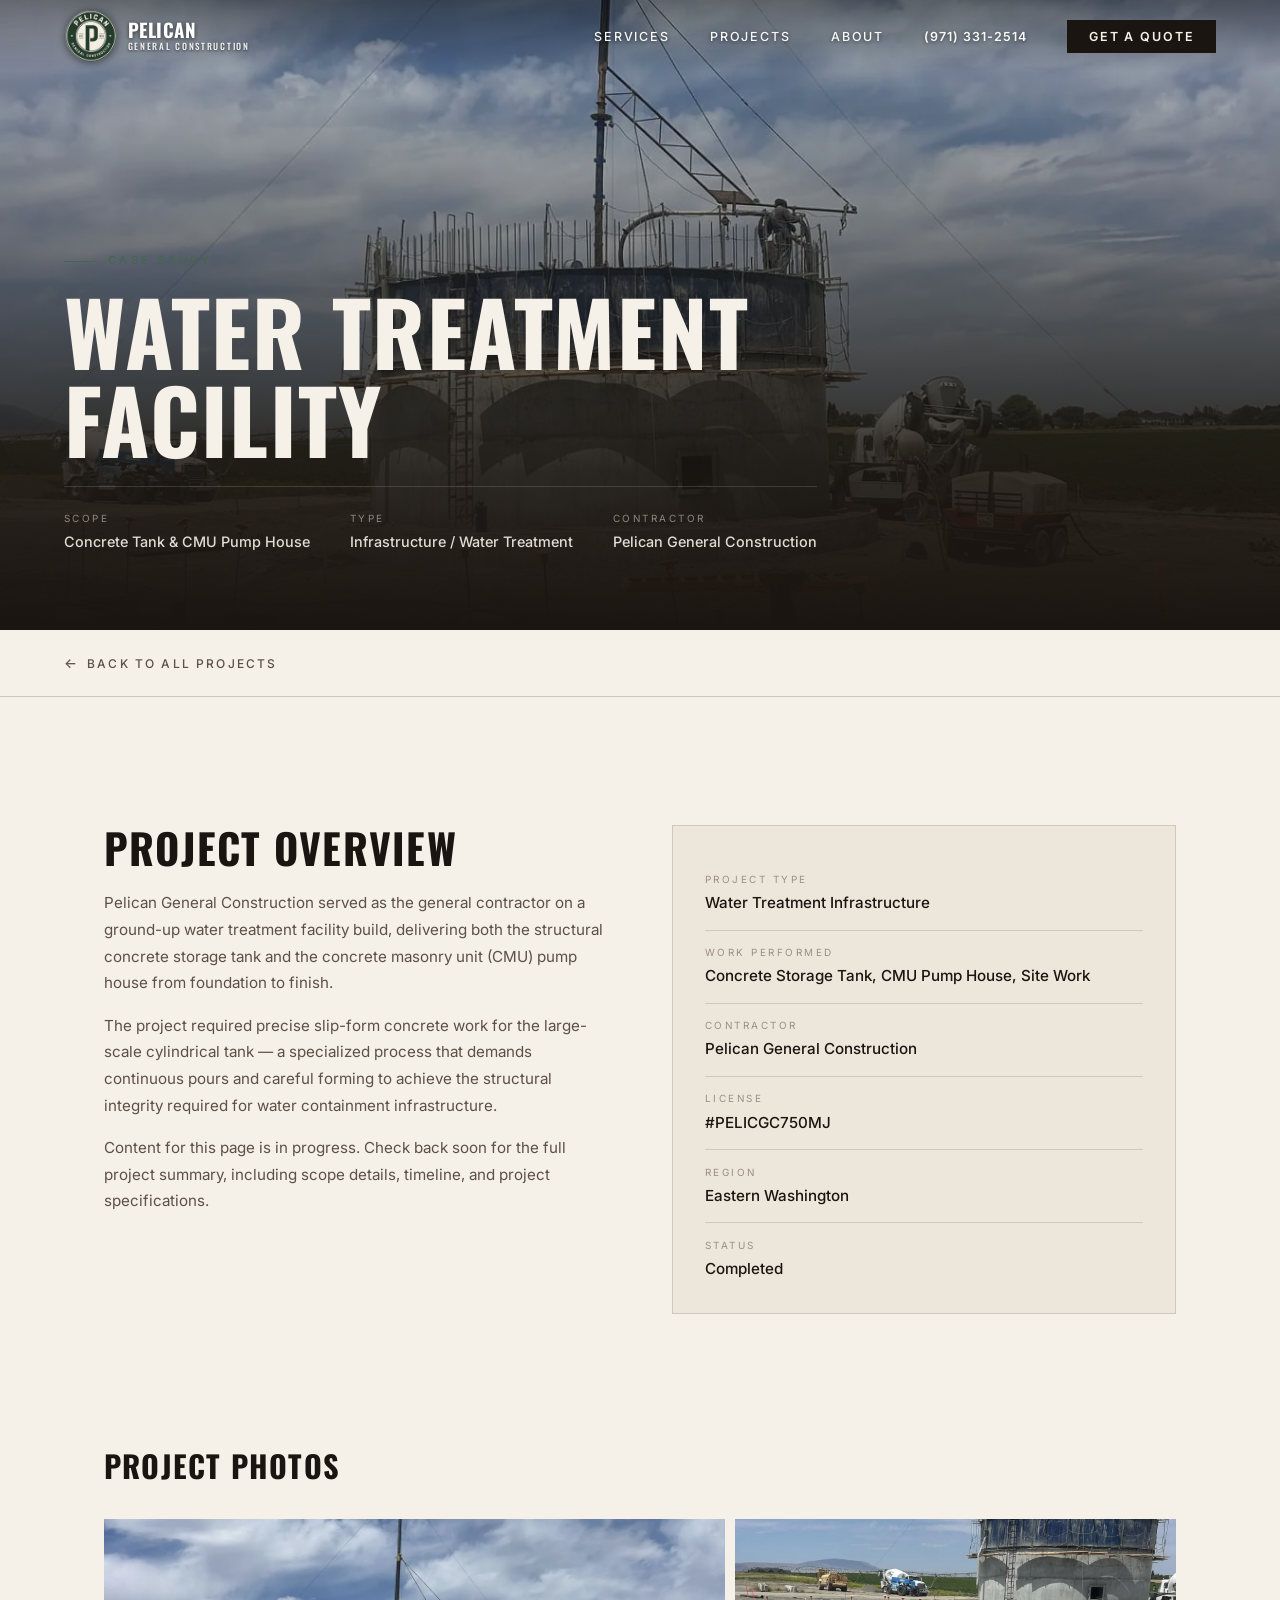
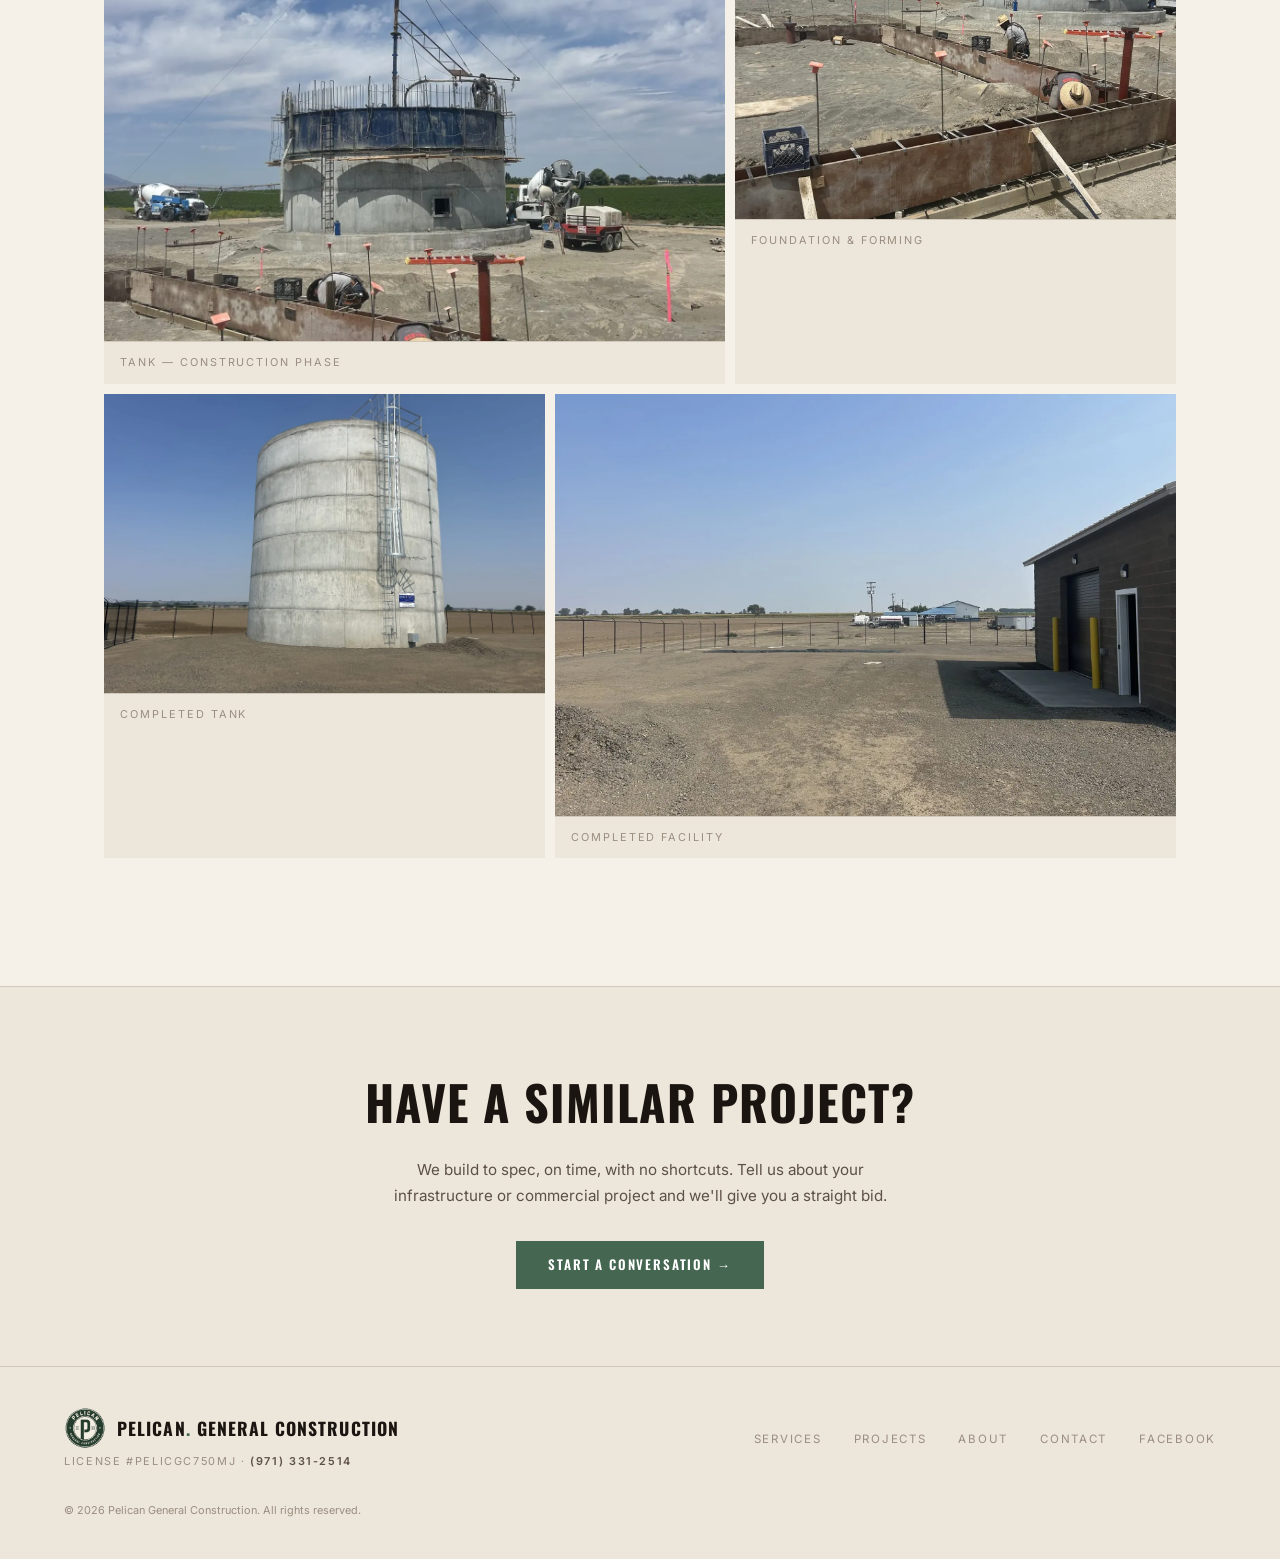
<file: water-treatment-facility.html>
<!DOCTYPE html>
<html lang="en">
<head>
<meta charset="UTF-8">
<meta name="viewport" content="width=device-width, initial-scale=1.0">
<title>Water Treatment Facility Construction — Eastern Washington | Pelican General Construction</title>
<meta name="description" content="Pelican General Construction built a complete water treatment facility in Eastern Washington — large-scale concrete storage tank and CMU pump house. Licensed general contractor, Lic. #PELICGC750MJ.">
<link rel="canonical" href="https://www.pelicangeneralconstruction.com/water-treatment-facility.html">
<meta property="og:type" content="article">
<meta property="og:url" content="https://www.pelicangeneralconstruction.com/water-treatment-facility.html">
<meta property="og:title" content="Water Treatment Facility Construction — Eastern Washington | Pelican General Construction">
<meta property="og:description" content="Ground-up concrete water treatment facility: large-scale storage tank and CMU pump house. Licensed general contractor serving the Tri-Cities, WA and Eastern Washington.">
<meta property="og:image" content="https://www.pelicangeneralconstruction.com/assets/IMG_1753_full.jpg">
<meta property="og:site_name" content="Pelican General Construction">
<meta name="twitter:card" content="summary_large_image">
<meta name="twitter:title" content="Water Treatment Facility Construction | Pelican General Construction">
<meta name="twitter:image" content="https://www.pelicangeneralconstruction.com/assets/IMG_1753_full.jpg">
<script type="application/ld+json">
{
  "@context": "https://schema.org",
  "@type": "WebPage",
  "name": "Water Treatment Facility Construction — Eastern Washington",
  "description": "Case study: Pelican General Construction built a complete water treatment facility including a large-scale concrete storage tank and CMU pump house in Eastern Washington.",
  "url": "https://www.pelicangeneralconstruction.com/water-treatment-facility.html",
  "breadcrumb": {
    "@type": "BreadcrumbList",
    "itemListElement": [
      {"@type": "ListItem", "position": 1, "name": "Home", "item": "https://www.pelicangeneralconstruction.com/"},
      {"@type": "ListItem", "position": 2, "name": "Water Treatment Facility", "item": "https://www.pelicangeneralconstruction.com/water-treatment-facility.html"}
    ]
  },
  "publisher": {
    "@type": "GeneralContractor",
    "name": "Pelican General Construction",
    "url": "https://www.pelicangeneralconstruction.com",
    "telephone": "+19713312514"
  }
}
</script>
<link rel="icon" type="image/x-icon" href="/assets/favicon.ico">
<link rel="icon" type="image/png" sizes="32x32" href="/assets/favicon-32x32.png">
<link rel="icon" type="image/png" sizes="16x16" href="/assets/favicon-16x16.png">
<link rel="apple-touch-icon" sizes="180x180" href="/assets/apple-touch-icon.png">
<link rel="manifest" href="/site.webmanifest">
<link rel="preconnect" href="https://fonts.googleapis.com">
<link rel="preconnect" href="https://fonts.gstatic.com" crossorigin>
<link href="https://fonts.googleapis.com/css2?family=Oswald:wght@400;500;600;700&family=Inter:wght@300;400;500;600&display=swap" rel="stylesheet">
<style>
/* ============================================================
   DESIGN TOKENS — Pelican General Construction (LIGHT)
   ============================================================ */
:root {
  --bg-deep:    #F5F0E8;
  --bg-surface: #EDE6DA;
  --bg-raised:  #E4DBCC;
  --accent:     #456650;
  --forest:     #2B4031;  /* brand primary — logo green (design system) */
  --accent-h:   #557760;
  --text-1:     #1A1510;
  --text-2:     #5C5048;
  --text-3:     #9A8E80;
  --border:     #D0C8BA;
  --border-w:   #BEB2A0;
  --nav-h:      72px;
  --pad:        clamp(1.5rem, 5vw, 4rem);
  --sp:         clamp(5rem, 10vw, 9rem);
  --font-d:     'Oswald', sans-serif;
  --font-b:     'Inter', sans-serif;
}

*, *::before, *::after { box-sizing: border-box; margin: 0; padding: 0; }
html { scroll-behavior: smooth; }
body {
  background: var(--bg-deep);
  color: var(--text-1);
  font-family: var(--font-b);
  font-size: 16px;
  line-height: 1.6;
  -webkit-font-smoothing: antialiased;
}
img { max-width: 100%; display: block; }
a { color: inherit; text-decoration: none; }
:focus-visible { outline: 2px solid var(--accent); outline-offset: 3px; }

/* ============ NAV ============ */
nav {
  position: fixed; top: 0; left: 0; right: 0; z-index: 100;
  height: var(--nav-h);
  display: flex; align-items: center; justify-content: space-between;
  padding: 0 var(--pad);
  transition: background .3s, border-color .3s, box-shadow .3s;
  border-bottom: 1px solid transparent;
}
nav::before {
  content: '';
  position: absolute; inset: 0;
  background: linear-gradient(to bottom, rgba(0,0,0,.45) 0%, transparent 100%);
  z-index: -1;
  pointer-events: none;
  transition: opacity .3s;
}
nav.scrolled {
  background: rgba(245,240,232,.96);
  backdrop-filter: blur(16px);
  -webkit-backdrop-filter: blur(16px);
  border-color: var(--border);
  box-shadow: 0 1px 0 var(--border);
}
nav.scrolled::before { opacity: 0; }
.nav-logo { display: flex; align-items: center; gap: .6rem; }
.nav-badge { height: 54px; width: auto; display: block; filter: drop-shadow(0 1px 4px rgba(0,0,0,.55)); transition: filter .3s; }
nav.scrolled .nav-badge { filter: none; }
.nav-wordmark { display: flex; flex-direction: column; line-height: 1; }
.nav-wm-1 {
  font-family: var(--font-d); font-weight: 700; text-transform: uppercase;
  font-size: 1.18rem; letter-spacing: .03em; color: #fff;
  text-shadow: 0 1px 4px rgba(0,0,0,.6); transition: color .25s, text-shadow .25s;
}
.nav-wm-2 {
  font-family: var(--font-d); font-weight: 500; text-transform: uppercase;
  font-size: .56rem; letter-spacing: .19em; margin-top: 3px;
  color: rgba(255,255,255,.9); text-shadow: 0 1px 3px rgba(0,0,0,.6);
  transition: color .25s, text-shadow .25s;
}
nav.scrolled .nav-wm-1 { color: var(--text-1); text-shadow: none; }
nav.scrolled .nav-wm-2 { color: var(--text-2); text-shadow: none; }
.nav-links { display: flex; align-items: center; gap: 2.5rem; list-style: none; }
.nav-links a {
  font-size: .78rem; font-weight: 500;
  letter-spacing: .15em; text-transform: uppercase;
  color: rgba(255,255,255,.95);
  text-shadow: 0 1px 4px rgba(0,0,0,.6);
  transition: color .2s, text-shadow .2s;
}
.nav-links a:hover { color: #fff; text-shadow: 0 1px 6px rgba(0,0,0,.7); }
nav.scrolled .nav-links a { color: var(--text-2); text-shadow: none; }
nav.scrolled .nav-links a:hover { color: var(--text-1); }
.btn-quote {
  background: var(--text-1) !important;
  color: var(--bg-deep) !important;
  padding: .55rem 1.35rem !important;
  font-weight: 600 !important;
  transition: background .2s, color .2s !important;
  text-shadow: none !important;
}
.btn-quote:hover { background: var(--accent) !important; color: #fff !important; }
nav.scrolled .btn-quote { text-shadow: none !important; }
.nav-burger {
  display: none; flex-direction: column; gap: 5px;
  cursor: pointer; padding: 6px; background: none; border: none;
}
.nav-burger span { display: block; width: 24px; height: 1.5px; background: #fff; }
/* Click-to-call (FOR-138) */
.nav-links a.nav-phone { font-weight: 600; letter-spacing: .08em; }
.nav-phone-m { display: none; font-size: .8rem; font-weight: 600; letter-spacing: .06em; color: rgba(255,255,255,.95); text-shadow: 0 1px 4px rgba(0,0,0,.6); white-space: nowrap; }
nav.scrolled .nav-phone-m { color: var(--text-1); text-shadow: none; }
.f-phone { color: var(--text-2); font-weight: 600; transition: color .2s; }
.f-phone:hover { color: var(--accent); }

/* ============ HERO ============ */
.cs-hero {
  position: relative;
  min-height: 70vh;
  display: flex; align-items: flex-end;
  padding: calc(var(--nav-h) + 4rem) var(--pad) clamp(3rem, 6vw, 5rem);
  overflow: hidden;
}
.cs-hero-bg {
  position: absolute; inset: 0;
  background:
    linear-gradient(to bottom,
      rgba(26,21,16,.12) 0%,
      rgba(26,21,16,.45) 40%,
      rgba(26,21,16,.88) 75%,
      #1A1510 100%
    ),
    url('assets/IMG_1420_full.jpg') center/cover no-repeat;
  background-image:
    linear-gradient(to bottom,
      rgba(26,21,16,.12) 0%,
      rgba(26,21,16,.45) 40%,
      rgba(26,21,16,.88) 75%,
      #1A1510 100%
    ),
    image-set(url('assets/IMG_1420_full.webp') type('image/webp'), url('assets/IMG_1420_full.jpg') type('image/jpeg'));
}
.cs-hero-content { position: relative; max-width: 860px; }
.cs-eyebrow {
  font-size: .7rem; font-weight: 500;
  letter-spacing: .3em; text-transform: uppercase;
  color: var(--accent); margin-bottom: 1rem;
  display: flex; align-items: center; gap: .75rem;
}
.cs-eyebrow::before {
  content: ''; display: block;
  width: 2rem; height: 1px; background: var(--accent);
}
.cs-hero h1 {
  font-family: var(--font-d);
  font-size: clamp(2.8rem, 7vw, 5.5rem);
  font-weight: 700; line-height: 1;
  letter-spacing: .02em; text-transform: uppercase;
  color: #F5F0E8;
  margin-bottom: 1.5rem;
}
.cs-hero-meta {
  display: flex; gap: 2.5rem; flex-wrap: wrap;
  border-top: 1px solid rgba(245,240,232,.15);
  padding-top: 1.5rem;
}
.cs-hero-meta-item { }
.cs-hero-meta-label {
  font-size: .62rem; letter-spacing: .25em; text-transform: uppercase;
  color: rgba(245,240,232,.5); margin-bottom: .2rem;
}
.cs-hero-meta-val {
  font-size: .9rem; font-weight: 500;
  color: rgba(245,240,232,.9);
}

/* ============ BACK LINK ============ */
.cs-back {
  background: var(--bg-deep);
  padding: 1.25rem var(--pad);
  border-bottom: 1px solid var(--border);
}
.cs-back a {
  font-size: .75rem; letter-spacing: .18em; text-transform: uppercase;
  color: var(--text-2); font-weight: 500;
  display: inline-flex; align-items: center; gap: .5rem;
  transition: color .2s;
}
.cs-back a:hover { color: var(--accent); }
.cs-back a::before { content: '←'; font-size: .85rem; }

/* ============ PROJECT OVERVIEW ============ */
.cs-overview {
  padding: var(--sp) var(--pad);
  max-width: 1200px; margin: 0 auto;
  display: grid; grid-template-columns: 1fr 1fr; gap: 4rem;
  align-items: start;
}
.cs-overview-text h2 {
  font-family: var(--font-d);
  font-size: clamp(1.8rem, 3.5vw, 2.6rem);
  font-weight: 700; text-transform: uppercase;
  letter-spacing: .03em; line-height: 1.1;
  margin-bottom: 1.25rem;
}
.cs-overview-text p {
  color: var(--text-2); line-height: 1.75;
  margin-bottom: 1rem; font-size: .95rem;
}
.cs-specs {
  background: var(--bg-surface);
  border: 1px solid var(--border);
  padding: 2rem;
}
.cs-spec {
  padding: .9rem 0;
  border-bottom: 1px solid var(--border);
  display: flex; flex-direction: column; gap: .2rem;
}
.cs-spec:last-child { border-bottom: none; padding-bottom: 0; }
.cs-spec-label {
  font-size: .62rem; letter-spacing: .25em; text-transform: uppercase;
  color: var(--text-3);
}
.cs-spec-val {
  font-size: .95rem; font-weight: 500; color: var(--text-1);
}

/* ============ PHOTO GALLERY ============ */
.cs-gallery {
  padding: 0 var(--pad) var(--sp);
  max-width: 1200px; margin: 0 auto;
}
.cs-gallery h2 {
  font-family: var(--font-d);
  font-size: clamp(1.4rem, 2.5vw, 1.9rem);
  font-weight: 700; text-transform: uppercase;
  letter-spacing: .04em;
  margin-bottom: 1.75rem;
  color: var(--text-1);
}
.cs-grid {
  display: grid;
  grid-template-columns: repeat(12, 1fr);
  gap: .625rem;
}
.cs-photo {
  overflow: hidden;
  background: var(--bg-surface);
}
.cs-photo:nth-child(1) { grid-column: span 7; }
.cs-photo:nth-child(2) { grid-column: span 5; }
.cs-photo:nth-child(3) { grid-column: span 5; }
.cs-photo:nth-child(4) { grid-column: span 7; }
.cs-ph {
  width: 100%;
  padding-bottom: 68%;
  position: relative;
  overflow: hidden;
}
.cs-ph img {
  position: absolute; inset: 0;
  width: 100%; height: 100%;
  object-fit: cover;
  object-position: center;
  transition: transform .4s ease;
}
.cs-photo:hover .cs-ph img { transform: scale(1.03); }
.cs-ph-caption {
  padding: .75rem 1rem;
  font-size: .68rem; letter-spacing: .18em; text-transform: uppercase;
  color: var(--text-3); border-top: 1px solid var(--border);
}

/* ============ CTA STRIP ============ */
.cs-cta {
  background: var(--bg-surface);
  border-top: 1px solid var(--border);
  padding: clamp(3rem, 6vw, 5rem) var(--pad);
  text-align: center;
}
.cs-cta h2 {
  font-family: var(--font-d);
  font-size: clamp(1.8rem, 4vw, 3rem);
  font-weight: 700; text-transform: uppercase;
  letter-spacing: .03em; margin-bottom: 1rem;
}
.cs-cta p {
  color: var(--text-2); max-width: 540px;
  margin: 0 auto 2rem; font-size: .95rem; line-height: 1.7;
}
.btn-p {
  display: inline-flex; align-items: center; gap: .5rem;
  background: var(--accent); color: #fff;
  padding: .85rem 2rem;
  font-family: var(--font-d); font-weight: 600;
  font-size: .82rem; letter-spacing: .14em; text-transform: uppercase;
  transition: background .2s;
}
.btn-p:hover { background: var(--accent-h); }
.btn-s {
  display: inline-flex; align-items: center; gap: .5rem;
  border: 1px solid var(--border-w); color: var(--text-2);
  padding: .85rem 2rem;
  font-family: var(--font-d); font-weight: 600;
  font-size: .82rem; letter-spacing: .14em; text-transform: uppercase;
  transition: border-color .2s, color .2s;
}
.btn-s:hover { border-color: var(--accent); color: var(--accent); }

/* ============ FOOTER ============ */
footer {
  background: var(--bg-surface);
  border-top: 1px solid var(--border);
  padding: 2.5rem var(--pad);
}
.footer-in {
  display: flex; align-items: center; justify-content: space-between;
  gap: 2rem; flex-wrap: wrap;
}
.f-logo { display: flex; align-items: center; gap: .7rem; }
.f-badge { height: 42px; width: auto; display: block; }
.f-logo-txt {
  font-family: var(--font-d); font-size: 1.1rem;
  font-weight: 700; letter-spacing: .06em; text-transform: uppercase;
  color: var(--text-1);
}
.f-logo-txt span { color: var(--accent); }
.f-lic { font-size: .68rem; letter-spacing: .15em; text-transform: uppercase; color: var(--text-3); margin-top: .25rem; }
.f-links { display: flex; gap: 2rem; list-style: none; flex-wrap: wrap; }
.f-links a { font-size: .72rem; letter-spacing: .15em; text-transform: uppercase; color: var(--text-3); transition: color .2s; }
.f-links a:hover { color: var(--accent); }
.f-copy { font-size: .68rem; color: var(--text-3); }

/* ============ RESPONSIVE ============ */
@media (max-width: 768px) {
  .nav-links { display: none; }
  .nav-phone-m { display: inline-block; }
  .nav-burger { display: flex; }
  .cs-overview { grid-template-columns: 1fr; gap: 2.5rem; }
  .cs-grid { grid-template-columns: 1fr 1fr; }
  .cs-photo:nth-child(n) { grid-column: span 1; }
  .footer-in { flex-direction: column; align-items: flex-start; }
}
@media (max-width: 480px) {
  .nav-phone-m { font-size: .72rem; }
  .cs-grid { grid-template-columns: 1fr; }
  .cs-photo:nth-child(n) { grid-column: span 1; }
  .nav-wm-1 { font-size: 1.02rem; }
  .nav-wm-2 { font-size: .5rem; letter-spacing: .15em; }
  .nav-badge { height: 46px; }
}
@media (max-width: 340px) {
  .nav-wm-2 { display: none; }
}
</style>
</head>
<body>

<!-- NAV -->
<nav id="nav" role="navigation" aria-label="Main navigation">
  <a href="/" class="nav-logo" aria-label="Pelican General Construction home">
    <img src="assets/pelican-badge.png" alt="Pelican General Construction" class="nav-badge" width="54" height="54">
    <span class="nav-wordmark"><span class="nav-wm-1">Pelican</span><span class="nav-wm-2">General Construction</span></span>
  </a>
  <ul class="nav-links" id="nav-links" role="list">
    <li><a href="/#services">Services</a></li>
    <li><a href="/#projects">Projects</a></li>
    <li><a href="/#about">About</a></li>
    <li><a href="tel:9713312514" class="nav-phone">(971) 331-2514</a></li>
    <li><a href="/#contact" class="btn-quote">Get a Quote</a></li>
  </ul>
  <a href="tel:9713312514" class="nav-phone-m">(971) 331-2514</a>
  <button class="nav-burger" id="burger" aria-label="Toggle navigation" aria-expanded="false">
    <span></span><span></span><span></span>
  </button>
</nav>

<!-- HERO -->
<section class="cs-hero" aria-label="Water Treatment Facility — project hero">
  <div class="cs-hero-bg" role="img" aria-label="Water treatment facility concrete tank under construction, blue sky and farm fields in background"></div>
  <div class="cs-hero-content">
    <p class="cs-eyebrow">Case Study</p>
    <h1>Water Treatment<br>Facility</h1>
    <div class="cs-hero-meta">
      <div class="cs-hero-meta-item">
        <p class="cs-hero-meta-label">Scope</p>
        <p class="cs-hero-meta-val">Concrete Tank &amp; CMU Pump House</p>
      </div>
      <div class="cs-hero-meta-item">
        <p class="cs-hero-meta-label">Type</p>
        <p class="cs-hero-meta-val">Infrastructure / Water Treatment</p>
      </div>
      <div class="cs-hero-meta-item">
        <p class="cs-hero-meta-label">Contractor</p>
        <p class="cs-hero-meta-val">Pelican General Construction</p>
      </div>
    </div>
  </div>
</section>

<!-- BACK NAV -->
<div class="cs-back">
  <a href="/">Back to All Projects</a>
</div>

<!-- PROJECT OVERVIEW -->
<div class="cs-overview">
  <div class="cs-overview-text">
    <h2>Project Overview</h2>
    <p>Pelican General Construction served as the general contractor on a ground-up water treatment facility build, delivering both the structural concrete storage tank and the concrete masonry unit (CMU) pump house from foundation to finish.</p>
    <p>The project required precise slip-form concrete work for the large-scale cylindrical tank — a specialized process that demands continuous pours and careful forming to achieve the structural integrity required for water containment infrastructure.</p>
    <p>Content for this page is in progress. Check back soon for the full project summary, including scope details, timeline, and project specifications.</p>
  </div>
  <div>
    <div class="cs-specs">
      <div class="cs-spec">
        <span class="cs-spec-label">Project Type</span>
        <span class="cs-spec-val">Water Treatment Infrastructure</span>
      </div>
      <div class="cs-spec">
        <span class="cs-spec-label">Work Performed</span>
        <span class="cs-spec-val">Concrete Storage Tank, CMU Pump House, Site Work</span>
      </div>
      <div class="cs-spec">
        <span class="cs-spec-label">Contractor</span>
        <span class="cs-spec-val">Pelican General Construction</span>
      </div>
      <div class="cs-spec">
        <span class="cs-spec-label">License</span>
        <span class="cs-spec-val">#PELICGC750MJ</span>
      </div>
      <div class="cs-spec">
        <span class="cs-spec-label">Region</span>
        <span class="cs-spec-val">Eastern Washington</span>
      </div>
      <div class="cs-spec">
        <span class="cs-spec-label">Status</span>
        <span class="cs-spec-val">Completed</span>
      </div>
    </div>
  </div>
</div>

<!-- PHOTO GALLERY -->
<div class="cs-gallery">
  <h2>Project Photos</h2>
  <div class="cs-grid">

    <div class="cs-photo">
      <div class="cs-ph">
        <picture>
             <source srcset="assets/IMG_1420_full.webp" type="image/webp">
             <img src="assets/IMG_1420_full.jpg" width="1350" height="1800"
                  alt="Water treatment concrete tank under construction — scaffolding, rebar formwork, and cement truck on site"
             loading="lazy">
        </picture>
      </div>
      <p class="cs-ph-caption">Tank — Construction Phase</p>
    </div>

    <div class="cs-photo">
      <div class="cs-ph">
        <picture>
             <source srcset="assets/IMG_1421_full.webp" type="image/webp">
             <img src="assets/IMG_1421_full.jpg" width="1350" height="1800"
                  alt="Concrete tank construction with rebar forming in foreground and cement mixer in background"
             loading="lazy">
        </picture>
      </div>
      <p class="cs-ph-caption">Foundation &amp; Forming</p>
    </div>

    <div class="cs-photo">
      <div class="cs-ph">
        <picture>
             <source srcset="assets/IMG_1755_full.webp" type="image/webp">
             <img src="assets/IMG_1755_full.jpg" width="1800" height="1350"
                  alt="Completed concrete water treatment storage tank with metal access ladder against blue sky"
             loading="lazy">
        </picture>
      </div>
      <p class="cs-ph-caption">Completed Tank</p>
    </div>

    <div class="cs-photo">
      <div class="cs-ph">
        <picture>
             <source srcset="assets/IMG_1754_full.webp" type="image/webp">
             <img src="assets/IMG_1754_full.jpg" width="1800" height="1350"
                  alt="Completed water treatment facility — CMU pump house and concrete tank with fencing"
             loading="lazy">
        </picture>
      </div>
      <p class="cs-ph-caption">Completed Facility</p>
    </div>

  </div>
</div>

<!-- CTA -->
<div class="cs-cta">
  <h2>Have a Similar Project?</h2>
  <p>We build to spec, on time, with no shortcuts. Tell us about your infrastructure or commercial project and we'll give you a straight bid.</p>
  <a href="/#contact" class="btn-p">Start a Conversation &rarr;</a>
</div>

<!-- FOOTER -->
<footer>
  <div class="footer-in">
    <div>
      <div class="f-logo"><img src="assets/pelican-badge.png" alt="" class="f-badge" width="42" height="42"><span class="f-logo-txt">Pelican<span>.</span> General Construction</span></div>
      <div class="f-lic">License #PELICGC750MJ &middot; <a href="tel:9713312514" class="f-phone">(971) 331-2514</a></div>
    </div>
    <ul class="f-links" role="list">
      <li><a href="/#services">Services</a></li>
      <li><a href="/#projects">Projects</a></li>
      <li><a href="/#about">About</a></li>
      <li><a href="/#contact">Contact</a></li>
      <li><a href="https://www.facebook.com/profile.php?id=61578110233521" target="_blank" rel="noopener">Facebook</a></li>
    </ul>
    <p class="f-copy">&copy; 2026 Pelican General Construction. All rights reserved.</p>
  </div>
</footer>

<script>
// Nav scroll
const nav = document.getElementById('nav');
window.addEventListener('scroll', () => nav.classList.toggle('scrolled', scrollY > 30), { passive: true });
nav.classList.toggle('scrolled', scrollY > 30);

// Mobile nav
const burger = document.getElementById('burger');
const navLinks = document.getElementById('nav-links');
let mobileOpen = false;

function toggleMobile(open) {
  mobileOpen = open !== undefined ? open : !mobileOpen;
  burger.setAttribute('aria-expanded', String(mobileOpen));
  if (mobileOpen) {
    navLinks.style.cssText = 'display:flex;flex-direction:column;position:fixed;top:72px;left:0;right:0;background:rgba(245,240,232,.97);padding:2rem;gap:1.5rem;border-bottom:1px solid #D0C8BA;backdrop-filter:blur(16px);-webkit-backdrop-filter:blur(16px);z-index:99';
  } else {
    navLinks.removeAttribute('style');
  }
}

burger.addEventListener('click', () => toggleMobile());
document.addEventListener('keydown', e => { if (e.key === 'Escape' && mobileOpen) toggleMobile(false); });
navLinks.querySelectorAll('a').forEach(a => a.addEventListener('click', () => { if (mobileOpen) toggleMobile(false); }));
</script>

</body>
</html>
</file>
<file: assets/site.css>
/* ============================================================
   Pelican General Construction — shared styles for sub-pages
   (services, locations, resources). Mirrors the homepage design
   tokens. Linked by every page under /services, /tri-cities,
   /resources. Light theme only.
   ============================================================ */
:root {
  --bg-deep:    #F5F0E8;
  --bg-surface: #EDE6DA;
  --bg-raised:  #E4DBCC;
  --accent:     #456650;
  --forest:     #2B4031;  /* brand primary — logo green */
  --accent-h:   #557760;
  --text-1:     #1A1510;
  --text-2:     #5C5048;
  --text-3:     #9A8E80;
  --border:     #D0C8BA;
  --border-w:   #BEB2A0;
  --nav-h:      72px;
  --pad:        clamp(1.5rem, 5vw, 4rem);
  --sp:         clamp(4rem, 8vw, 7rem);
  --wrap:       1040px;
  --font-d:     'Oswald', sans-serif;
  --font-b:     'Inter', sans-serif;
}

*, *::before, *::after { box-sizing: border-box; margin: 0; padding: 0; }
html { scroll-behavior: smooth; }
body {
  background: var(--bg-deep);
  color: var(--text-1);
  font-family: var(--font-b);
  font-size: 16px; line-height: 1.6;
  -webkit-font-smoothing: antialiased;
}
img { max-width: 100%; display: block; }
a { color: inherit; text-decoration: none; }
:focus-visible { outline: 2px solid var(--accent); outline-offset: 3px; }
.wrap { max-width: var(--wrap); margin: 0 auto; }

/* ============ NAV ============ */
nav {
  position: fixed; top: 0; left: 0; right: 0; z-index: 100;
  height: var(--nav-h);
  display: flex; align-items: center; justify-content: space-between;
  padding: 0 var(--pad);
  transition: background .3s, border-color .3s, box-shadow .3s;
  border-bottom: 1px solid transparent;
}
nav::before {
  content: ''; position: absolute; inset: 0;
  background: linear-gradient(to bottom, rgba(0,0,0,.45) 0%, transparent 100%);
  z-index: -1; pointer-events: none; transition: opacity .3s;
}
nav.scrolled {
  background: rgba(245,240,232,.96);
  backdrop-filter: blur(16px); -webkit-backdrop-filter: blur(16px);
  border-color: var(--border); box-shadow: 0 1px 0 var(--border);
}
nav.scrolled::before { opacity: 0; }
.nav-logo { display: flex; align-items: center; gap: .6rem; }
.nav-badge { height: 54px; width: auto; display: block; filter: drop-shadow(0 1px 4px rgba(0,0,0,.55)); transition: filter .3s; }
nav.scrolled .nav-badge { filter: none; }
.nav-wordmark { display: flex; flex-direction: column; line-height: 1; }
.nav-wm-1 { font-family: var(--font-d); font-weight: 700; text-transform: uppercase; font-size: 1.18rem; letter-spacing: .03em; color: #fff; text-shadow: 0 1px 4px rgba(0,0,0,.6); transition: color .25s, text-shadow .25s; }
.nav-wm-2 { font-family: var(--font-d); font-weight: 500; text-transform: uppercase; font-size: .56rem; letter-spacing: .19em; margin-top: 3px; color: rgba(255,255,255,.9); text-shadow: 0 1px 3px rgba(0,0,0,.6); transition: color .25s, text-shadow .25s; }
nav.scrolled .nav-wm-1 { color: var(--text-1); text-shadow: none; }
nav.scrolled .nav-wm-2 { color: var(--text-2); text-shadow: none; }
.nav-links { display: flex; align-items: center; gap: 2.5rem; list-style: none; }
.nav-links a { font-size: .78rem; font-weight: 500; letter-spacing: .15em; text-transform: uppercase; color: rgba(255,255,255,.95); text-shadow: 0 1px 4px rgba(0,0,0,.6); transition: color .2s, text-shadow .2s; }
.nav-links a:hover { color: #fff; text-shadow: 0 1px 6px rgba(0,0,0,.7); }
nav.scrolled .nav-links a { color: var(--text-2); text-shadow: none; }
nav.scrolled .nav-links a:hover { color: var(--text-1); }
.btn-quote { background: var(--text-1) !important; color: var(--bg-deep) !important; padding: .55rem 1.35rem !important; font-weight: 600 !important; transition: background .2s, color .2s !important; text-shadow: none !important; }
.btn-quote:hover { background: var(--accent) !important; color: #fff !important; }
.nav-burger { display: none; flex-direction: column; gap: 5px; cursor: pointer; padding: 6px; background: none; border: none; }
.nav-burger span { display: block; width: 24px; height: 1.5px; background: #fff; }
/* Click-to-call: desktop nav link (FOR-138) */
.nav-links a.nav-phone { font-weight: 600; letter-spacing: .08em; }
/* Click-to-call: always-visible mobile phone (shown < 768px, sits beside burger) */
.nav-phone-m { display: none; font-size: .8rem; font-weight: 600; letter-spacing: .06em; color: rgba(255,255,255,.95); text-shadow: 0 1px 4px rgba(0,0,0,.6); white-space: nowrap; }
nav.scrolled .nav-phone-m { color: var(--text-1); text-shadow: none; }

/* ============ PAGE HERO (forest band) ============ */
.page-hero {
  position: relative; background: var(--forest); color: #F5F0E8;
  padding: calc(var(--nav-h) + clamp(3rem, 7vw, 5rem)) var(--pad) clamp(2.5rem, 5vw, 4rem);
  overflow: hidden;
}
.page-hero::after {
  content: ''; position: absolute; right: -8%; top: -40%;
  width: 460px; height: 460px; border-radius: 50%;
  background: radial-gradient(circle, rgba(255,255,255,.05), transparent 70%);
  pointer-events: none;
}
.page-hero .wrap { position: relative; }
.page-eyebrow { font-size: .7rem; font-weight: 500; letter-spacing: .3em; text-transform: uppercase; color: #9DBBA6; margin-bottom: 1rem; display: flex; align-items: center; gap: .75rem; }
.page-eyebrow::before { content: ''; width: 2rem; height: 1px; background: #9DBBA6; }
.page-hero h1 { font-family: var(--font-d); font-size: clamp(2.4rem, 6vw, 4.4rem); font-weight: 700; line-height: 1.02; letter-spacing: .01em; text-transform: uppercase; color: #F8F4EC; max-width: 14ch; }
.page-hero .lead { margin-top: 1.4rem; max-width: 56ch; font-size: clamp(1rem, 2vw, 1.15rem); color: rgba(248,244,236,.82); line-height: 1.7; }

/* ============ BREADCRUMBS ============ */
.crumbs { background: var(--bg-surface); border-bottom: 1px solid var(--border); padding: .9rem var(--pad); }
.crumbs ol { max-width: var(--wrap); margin: 0 auto; list-style: none; display: flex; flex-wrap: wrap; gap: .5rem; align-items: center; font-size: .72rem; letter-spacing: .1em; text-transform: uppercase; }
.crumbs li { display: flex; align-items: center; gap: .5rem; color: var(--text-3); }
.crumbs li:not(:last-child)::after { content: '/'; color: var(--border-w); }
.crumbs a { color: var(--text-2); transition: color .2s; }
.crumbs a:hover { color: var(--accent); }
.crumbs li[aria-current] { color: var(--text-1); }

/* ============ CONTENT SECTIONS ============ */
.section { padding: var(--sp) var(--pad); }
.section--surface { background: var(--bg-surface); border-top: 1px solid var(--border); border-bottom: 1px solid var(--border); }
.section h2 { font-family: var(--font-d); font-size: clamp(1.7rem, 3.5vw, 2.5rem); font-weight: 700; text-transform: uppercase; letter-spacing: .02em; line-height: 1.1; margin-bottom: 1.25rem; color: var(--text-1); }
.section h3 { font-family: var(--font-d); font-size: 1.12rem; font-weight: 600; letter-spacing: .03em; text-transform: uppercase; margin-bottom: .5rem; color: var(--text-1); }
.section p { color: var(--text-2); line-height: 1.78; margin-bottom: 1.1rem; font-size: 1rem; max-width: 68ch; }
.section p:last-child { margin-bottom: 0; }
.section .intro { font-size: clamp(1.05rem, 2vw, 1.2rem); color: var(--text-1); line-height: 1.7; max-width: 64ch; }
.section a.inline { color: var(--accent); font-weight: 500; border-bottom: 1px solid var(--border-w); transition: color .2s, border-color .2s; }
.section a.inline:hover { color: var(--accent-h); border-color: var(--accent); }

/* feature / benefit list */
.feature-list { list-style: none; display: grid; gap: 1rem; margin-top: 1.5rem; max-width: 68ch; }
.feature-list li { position: relative; padding-left: 1.9rem; color: var(--text-2); line-height: 1.7; }
.feature-list li::before { content: ''; position: absolute; left: 0; top: .55em; width: .7rem; height: .7rem; background: var(--accent); transform: rotate(45deg); }
.feature-list li strong { color: var(--text-1); font-weight: 600; }

/* tile grid (what we build) */
.tiles { display: grid; grid-template-columns: repeat(auto-fit, minmax(220px, 1fr)); gap: 1px; background: var(--border); margin-top: 1.75rem; border: 1px solid var(--border); }
.tile { background: var(--bg-deep); padding: 1.6rem 1.5rem; }
.tile .num { font-family: var(--font-d); font-size: .68rem; letter-spacing: .24em; color: var(--accent); margin-bottom: .6rem; }
.tile p { margin: 0; font-size: .92rem; }

/* process steps */
.steps { counter-reset: step; display: grid; gap: 1.1rem; margin-top: 1.5rem; max-width: 70ch; }
.steps li { list-style: none; position: relative; padding: 1.1rem 1.25rem 1.1rem 3.6rem; background: var(--bg-surface); border: 1px solid var(--border); }
.steps li::before { counter-increment: step; content: counter(step); position: absolute; left: 1.1rem; top: 1.05rem; width: 1.7rem; height: 1.7rem; background: var(--forest); color: #F5F0E8; font-family: var(--font-d); font-size: .85rem; display: flex; align-items: center; justify-content: center; border-radius: 50%; }
.steps li strong { color: var(--text-1); }

/* FAQ (native disclosure) */
.faq { margin-top: 1.75rem; max-width: 72ch; border-top: 1px solid var(--border); }
.faq details { border-bottom: 1px solid var(--border); }
.faq summary { cursor: pointer; list-style: none; padding: 1.1rem 0; font-family: var(--font-d); font-weight: 500; font-size: 1.05rem; letter-spacing: .01em; color: var(--text-1); display: flex; justify-content: space-between; align-items: center; gap: 1rem; }
.faq summary::-webkit-details-marker { display: none; }
.faq summary::after { content: '+'; font-size: 1.4rem; color: var(--accent); font-weight: 400; transition: transform .2s; }
.faq details[open] summary::after { content: '\2013'; }
.faq .faq-a { padding: 0 0 1.2rem; color: var(--text-2); line-height: 1.75; max-width: 64ch; }
.faq .faq-a a { color: var(--accent); border-bottom: 1px solid var(--border-w); }

/* pricing placeholder callout (cost guide) */
.callout { border-left: 3px solid var(--accent); background: var(--bg-surface); padding: 1.25rem 1.5rem; margin: 1.5rem 0; color: var(--text-2); font-size: .95rem; line-height: 1.7; }
.callout strong { color: var(--text-1); }

/* ============ CTA STRIP ============ */
.cta { background: var(--forest); padding: clamp(3rem, 6vw, 5rem) var(--pad); text-align: center; color: #F5F0E8; }
.cta h2 { font-family: var(--font-d); font-size: clamp(1.8rem, 4vw, 3rem); font-weight: 700; text-transform: uppercase; letter-spacing: .03em; margin-bottom: 1rem; color: #F8F4EC; }
.cta p { color: rgba(248,244,236,.8); max-width: 540px; margin: 0 auto 2rem; font-size: 1rem; line-height: 1.7; }
.btn-p { display: inline-flex; align-items: center; gap: .5rem; background: var(--accent); color: #fff; padding: .9rem 2.1rem; font-family: var(--font-d); font-weight: 600; font-size: .82rem; letter-spacing: .14em; text-transform: uppercase; transition: background .2s, transform .15s; }
.btn-p:hover { background: var(--accent-h); transform: translateY(-1px); }
.btn-s { display: inline-flex; align-items: center; gap: .5rem; border: 1px solid var(--border-w); color: var(--text-2); padding: .9rem 2.1rem; font-family: var(--font-d); font-weight: 600; font-size: .82rem; letter-spacing: .14em; text-transform: uppercase; transition: border-color .2s, color .2s; }
.btn-s:hover { border-color: var(--accent); color: var(--accent); }

/* ============ FOOTER ============ */
.site-footer { background: var(--text-1); color: var(--bg-deep); padding: clamp(3rem, 5vw, 4rem) var(--pad) 2rem; }
.footer-grid { max-width: 1200px; margin: 0 auto; display: grid; grid-template-columns: 1.4fr 1fr 1fr 1fr; gap: 2.5rem; }
.footer-brand .f-logo { display: flex; align-items: center; gap: .7rem; }
.footer-brand .f-badge { height: 42px; width: auto; }
.footer-brand .f-logo-txt { font-family: var(--font-d); font-size: 1.1rem; font-weight: 700; letter-spacing: .06em; text-transform: uppercase; color: var(--bg-deep); }
.footer-brand .f-logo-txt span { color: var(--accent); }
.footer-brand .f-lic { font-size: .68rem; letter-spacing: .15em; text-transform: uppercase; color: rgba(245,240,232,.4); margin-top: .9rem; line-height: 1.7; }
.footer-brand .f-tel { color: rgba(245,240,232,.78); font-weight: 600; transition: color .2s; }
.footer-brand .f-tel:hover { color: var(--accent-h); }
.footer-col h4 { font-family: var(--font-d); font-size: .72rem; font-weight: 600; letter-spacing: .2em; text-transform: uppercase; color: rgba(245,240,232,.55); margin-bottom: 1rem; }
.footer-col ul { list-style: none; display: grid; gap: .6rem; }
.footer-col a { font-size: .82rem; color: rgba(245,240,232,.78); transition: color .2s; }
.footer-col a:hover { color: var(--accent-h); }
.footer-bottom { max-width: 1200px; margin: 2.5rem auto 0; padding-top: 1.5rem; border-top: 1px solid rgba(245,240,232,.12); display: flex; justify-content: space-between; gap: 1rem; flex-wrap: wrap; }
.footer-bottom p { font-size: .68rem; letter-spacing: .04em; color: rgba(245,240,232,.4); }

/* ============ RESPONSIVE ============ */
@media (max-width: 880px) {
  .footer-grid { grid-template-columns: 1fr 1fr; gap: 2rem; }
}
@media (max-width: 768px) {
  .nav-links { display: none; }
  .nav-burger { display: flex; }
  .nav-phone-m { display: inline-block; }
}
@media (max-width: 400px) {
  .nav-phone-m { font-size: .72rem; }
}
@media (max-width: 560px) {
  .footer-grid { grid-template-columns: 1fr; }
  .nav-wm-1 { font-size: 1.02rem; }
  .nav-wm-2 { font-size: .5rem; letter-spacing: .15em; }
  .nav-badge { height: 46px; }
}
@media (max-width: 340px) {
  .nav-wm-2 { display: none; }
}
@media (prefers-reduced-motion: reduce) {
  html { scroll-behavior: auto; }
  * { transition: none !important; }
}
</file>
